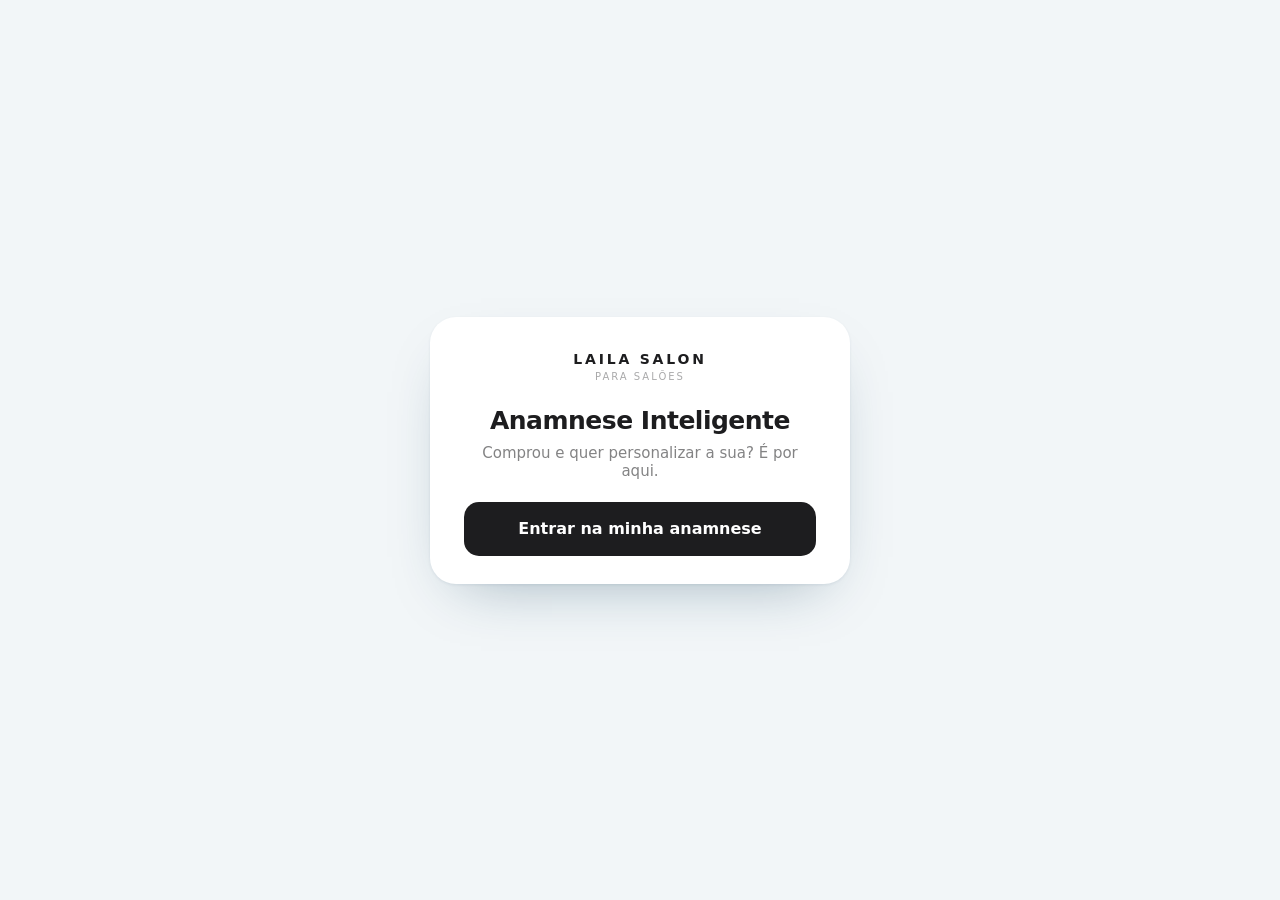
<file: index.html>
<!doctype html><html lang="pt-BR"><head><meta charset="utf-8">
<meta name="viewport" content="width=device-width,initial-scale=1">
<title>Laila Salon</title>
<style>
*{margin:0;padding:0;box-sizing:border-box}
body{min-height:100vh;display:grid;place-items:center;background:#F2F6F8;color:#1D1D1F;
  font-family:-apple-system,BlinkMacSystemFont,system-ui,'SF Pro Display','SF Pro Text',
  'Helvetica Neue',Helvetica,Arial,sans-serif;-webkit-font-smoothing:antialiased;padding:26px}
.c{background:#fff;border-radius:26px;padding:34px 34px 28px;max-width:420px;width:100%;
  text-align:center;box-shadow:0 1px 3px rgba(9,55,84,.08), 0 24px 60px -30px rgba(9,55,84,.4)}
.m{font-size:14px;font-weight:600;letter-spacing:2.8px;text-transform:uppercase}
.m small{display:block;font-size:10px;font-weight:400;letter-spacing:2px;
  color:rgba(29,29,31,.38);margin-top:4px}
h1{font-size:25px;font-weight:700;letter-spacing:-.5px;margin-top:24px}
p{font-size:15px;color:rgba(29,29,31,.55);margin-top:9px}
a{display:block;margin-top:22px;height:54px;line-height:54px;border-radius:15px;
  background:#1D1D1F;color:#fff;text-decoration:none;font-size:16px;font-weight:600}
</style></head><body>
<div class="c">
  <div class="m">LAILA SALON<small>para salões</small></div>
  <h1>Anamnese Inteligente</h1>
  <p>Comprou e quer personalizar a sua? É por aqui.</p>
  <a href="/anamnese/">Entrar na minha anamnese</a>
</div>
</body></html>
</file>
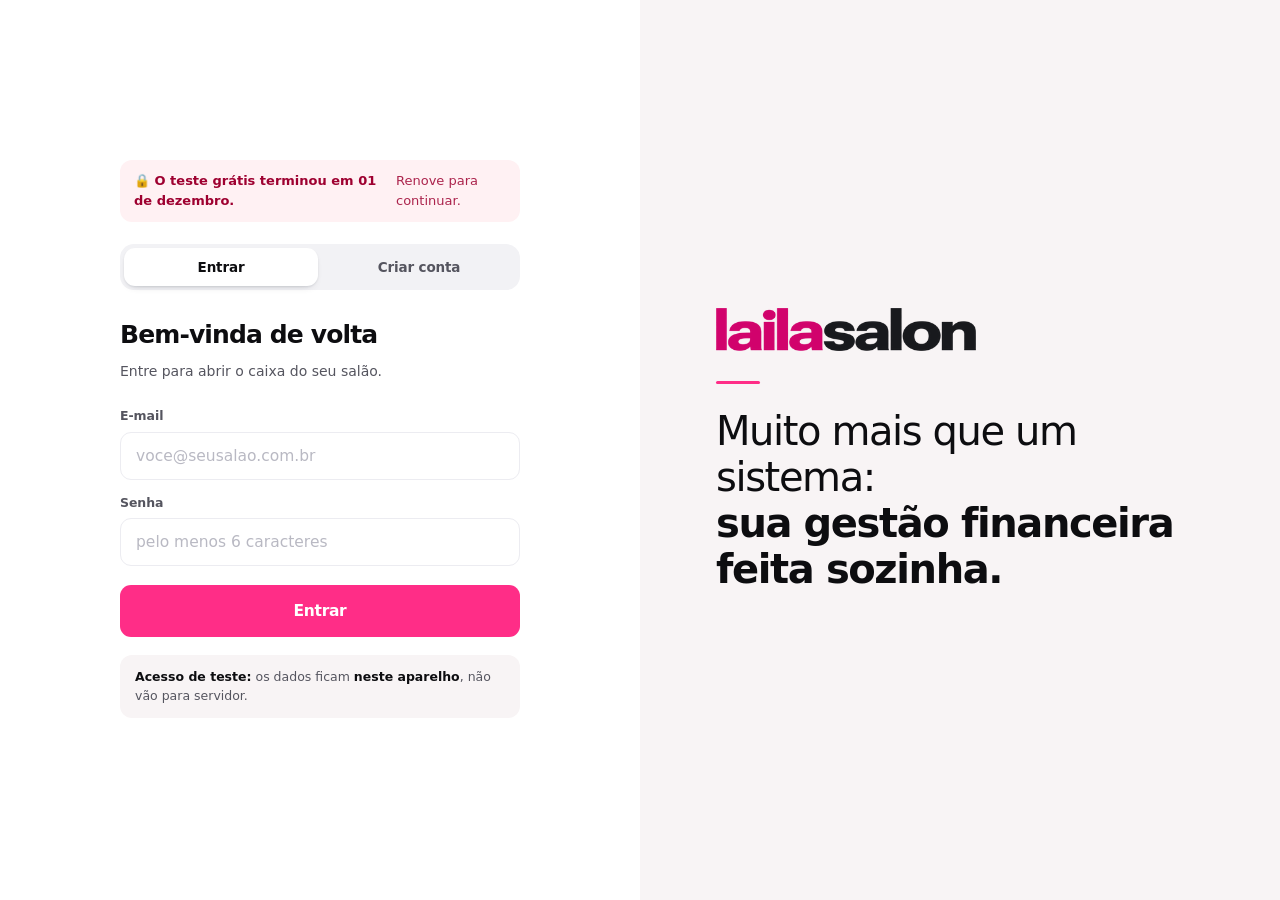
<file: sistema/index.html>
<!DOCTYPE html>
<html lang="pt-BR">
<head>
<meta name="robots" content="noindex,nofollow">
<meta charset="UTF-8">
<meta name="viewport" content="width=device-width, initial-scale=1.0">
<title>Laila Salon</title>
<meta name="theme-color" content="#FFFFFF">
<style>
/* ══════════════════════════════════════════════════════════════════════════
   LAILA SALON — a casca do sistema à venda, com a lateral C aprovada.

   ⚠️ É CÓPIA, NUNCA O ORIGINAL. O PDV e o interno que o salão dela usa todo
      dia continuam onde estão, intocados.

   ⚠️ CADA ABA RODA NUM IFRAME, e isso é decisão. O PDV tem 11.627 linhas e o
      interno outros tantos; os dois declaram globais de mesmo nome (`DBURL`,
      `brl`, `_hoje`) e os DOIS têm um `salao.js`. Fundir num documento só
      seria colisão garantida.

   🔴 ERRO MEU: eu chamei DUAS coisas de "C" na aprovação — uma com faixa
      escura e outra com a lateral toda branca. Ela aprovou "o C" e eu subi a
      errada. *"não foi essa logo de fundo preto que aprovei"*.
      Agora a lateral é branca de ponta a ponta.
   ⚠️ O "salon" vai em grafite, e não em branco, porque branco sobre branco dá
      contraste de 1,00:1 — a palavra simplesmente não aparece na tela.
   ══════════════════════════════════════════════════════════════════════════ */
*{margin:0;padding:0;box-sizing:border-box;-webkit-tap-highlight-color:transparent}
:root{
  --rosa:#D1016B; --grafite:#17181C;
  --tinta:#17181C; --tinta2:#6B7280; --tinta3:#9DA4AE;
  --linha:#ECEEF1; --hover:#F5F6F8; --bg:#F4F6F8;
}
html,body{height:100%}
body{font-family:-apple-system,BlinkMacSystemFont,"Helvetica Neue",Helvetica,Arial,sans-serif;
  background:var(--bg);color:var(--tinta);-webkit-font-smoothing:antialiased;
  display:flex;overflow:hidden}

/* ── a lateral ─────────────────────────────────────────────────────────── */
#lado{width:276px;flex:none;background:#fff;height:100vh;display:flex;
  flex-direction:column;border-right:1px solid var(--linha);z-index:35}
.marca{height:88px;padding:0 22px;background:#fff;border-bottom:1px solid var(--linha);
  display:flex;align-items:center;flex:none}
.marca img{height:25px;width:auto;display:block}

#busca{flex:none;padding:14px 16px 10px}
#busca .cx{display:flex;align-items:center;gap:9px;background:var(--hover);
  border:1px solid transparent;border-radius:11px;padding:9px 12px;transition:.15s}
#busca .cx:focus-within{background:#fff;border-color:#F4C2DB;
  box-shadow:0 0 0 3px rgba(209,1,107,.09)}
#busca svg{color:var(--tinta3);flex:none}
#busca input{flex:1;min-width:0;border:0;background:none;outline:none;font-family:inherit;
  font-size:13.5px;color:var(--tinta)}
#busca input::placeholder{color:var(--tinta3)}

#menu{flex:1;overflow-y:auto;padding:0 12px 20px}
/* ⚠️ sticky com fundo OPACO e margem negativa do padding do pai: sem o fundo,
   os itens passam por baixo e o cabeçalho vira um borrão */
.cab{position:sticky;top:0;z-index:2;background:#fff;margin:0 -12px;padding:12px 24px 7px;
  font-size:10.5px;font-weight:800;letter-spacing:.11em;text-transform:uppercase;
  color:var(--tinta3)}
.item{width:100%;display:flex;align-items:center;gap:11px;padding:10px 12px;border:0;
  border-radius:10px;background:none;color:var(--tinta2);font-family:inherit;font-size:13.5px;
  font-weight:500;cursor:pointer;text-align:left;letter-spacing:-.01em}
.item:hover{background:var(--hover);color:var(--tinta)}
.item.on{background:#FDE9F2;color:var(--rosa);font-weight:600}
.item svg{flex:none;opacity:.9}
.item[disabled]{opacity:.55;cursor:default}
.item[disabled]:hover{background:none;color:var(--tinta2)}
.breve{font-size:9.5px;font-weight:700;letter-spacing:.06em;text-transform:uppercase;
  color:#9A6B00;background:#FFF6E0;border:1px solid #F2DFA8;border-radius:5px;
  padding:1px 5px;margin-left:auto;flex:none}
.vazio{padding:26px 14px;text-align:center;font-size:12.5px;color:var(--tinta3)}

#pe{flex:none;padding:13px 20px 16px;border-top:1px solid var(--linha);
  font-size:11.5px;color:var(--tinta3);line-height:1.45}
#pe b{display:block;color:var(--tinta);font-size:12.5px;font-weight:600;margin-bottom:1px}

/* ── o palco ───────────────────────────────────────────────────────────── */
#palco{flex:1;min-width:0;height:100vh;position:relative;background:var(--bg)}
#palco iframe{position:absolute;inset:0;width:100%;height:100%;border:0;display:none}
#palco iframe.on{display:block}
#carregando{position:absolute;inset:0;display:flex;align-items:center;justify-content:center;
  color:var(--tinta3);font-size:14px}

/* ── no tablet em pé a lateral vira gaveta ────────────────────────────── */
#abrir{display:none;position:fixed;left:14px;top:14px;z-index:40;width:44px;height:44px;
  border-radius:13px;border:0;background:var(--grafite);color:#fff;cursor:pointer;
  align-items:center;justify-content:center;box-shadow:0 8px 20px -8px rgba(15,30,40,.6)}
#veu{display:none;position:fixed;inset:0;background:rgba(15,30,40,.4);z-index:30}
@media (max-width:1024px){
  #lado{position:fixed;left:0;top:0;transform:translateX(-100%);
    transition:transform .26s cubic-bezier(.22,1,.36,1)}
  body.menu #lado{transform:none}
  body.menu #veu{display:block}
  #abrir{display:flex}
}
</style>
<style>
/* ══ A LATERAL RECOLHIDA ═══════════════════════════════════════════════
   Ela, 12/11: *«a barra lateral só abre se clicar nos três pontos, fora
   isso o sistema fica maior e ocupa toda a tela»*. A lateral deixa de
   empurrar o conteúdo: ela sai da largura (width:0) e volta FLUTUANDO
   por cima quando aberta — assim o sistema ganha os 276px inteiros, não
   só «quase». */
#lado{transition:width .18s ease}
body.lsRecolhe #lado{width:0;overflow:hidden;border:0}
body.lsRecolhe #palco{padding-left:58px}
body.lsRecolhe.lsAberta #lado{position:fixed;left:0;top:0;z-index:60;width:276px;
  overflow:visible;box-shadow:0 0 0 1px #E9E9EE, 0 24px 60px -24px rgba(9,55,84,.34)}
#lsPontos{position:fixed;left:14px;top:14px;z-index:70;width:40px;height:40px;
  border-radius:12px;border:1px solid #E9E9EE;background:#fff;cursor:pointer;
  display:none;align-items:center;justify-content:center;gap:4px;padding:0}
body.lsRecolhe #lsPontos{display:flex}
body.lsRecolhe.lsAberta #lsPontos{left:290px}
/* ⭐ Ela, 12/11: *«troque esses três pontos da tela por uma barra de 3
   premium nativa»*. Três pontos é o menu «mais opções» do iOS; três
   barras é o menu de navegação — que é o que este botão faz. As barras
   têm o traço do sistema (1,8px, ponta arredondada) e a de baixo é mais
   curta: é o detalhe que separa o ícone nativo do ícone genérico. */
/* ⚠️ A primeira versão saiu TORTA e o print mostrou: eu pus
   `align-self:flex-start` na barra de baixo dentro de um flex que estava
   centralizado — ela escapou da caixa pela esquerda. Três barras iguais,
   alinhadas por um container de largura fixa. Sem gracinha. */
#lsPontos{flex-direction:column;align-items:center;justify-content:center;gap:4px!important}
#lsPontos i{width:16px;height:1.7px;border-radius:2px;background:#0D0D10;display:block}
/* ══ A TELA TRAVADA ════════════════════════════════════════════════════
   ⚠️ Não é «desabilitado e pronto»: botão apagado sem explicação parece
   defeito. O cadeado diz que está fechado DE PROPÓSITO, e o `title`
   diz até quando. O item não some da lista porque ela precisa ver que
   a tela existe — só ainda não passou pelo rebranding. */
.item.travada{opacity:1;color:#A9A9B4;cursor:not-allowed}
.item.travada svg:not(.cad){opacity:.5}
.item.travada .cad{margin-left:auto;color:#C2C2CC;flex:none}
.item.travada:hover{background:transparent}

#lsVeu{position:fixed;inset:0;z-index:55;background:rgba(13,13,16,.18);display:none}

/* ══ A MARCA FIXA, EM TODA TELA ═════════════════════════════════════════
   Ela, 12/11: *«todas as telas têm que ter aquela logo do laila salon
   fixa»*. Cada tela é um iframe — colar a logo dentro de cada uma seria
   repetir o trabalho 20 vezes e esquecer na 21ª. A barra mora na CASCA,
   por fora dos iframes: toda tela que abrir nasce com a marca em cima.

   ⚠️ A barra come 46px de altura, e ela acabou de pedir o sistema MAIOR.
   Compensa: os três pontos saíram da lateral esquerda e vieram para a
   barra, então o `#palco` devolve os 58px de recuo — o sistema fica mais
   largo do que estava, e perde só a faixa da marca. */
/* ⚠️ Ela, 12/11: *«não deixa essa barra separando a tela do topo não,
   faz ele ser topo infinito»*. A barra era branca e a tela abaixo dela
   também é branca — o que separava as duas era UM fio de 1px. Tirado o
   fio, o branco corre do topo até o conteúdo sem costura, e a barra
   deixa de parecer uma peça colada em cima da tela. */
#lsTopo{position:fixed;top:0;left:0;right:0;height:46px;z-index:66;background:#fff;
  border-bottom:0;display:none;align-items:center;gap:14px;padding:0 16px}
body.lsRecolhe #lsTopo{display:flex}
#lsTopo .lsLogoTopo{height:19px;width:auto;display:block}
/* o setor fica colado na marca, separado por um fio — é a mesma
   hierarquia que a tela tinha por dentro, agora só no topo */
#lsSetor{display:flex;align-items:center;gap:11px;font-size:13.5px;font-weight:600;
  color:#1D1D22;letter-spacing:-.015em}
#lsSetor::before{content:'';width:1px;height:17px;background:#E2E2E8;display:block}
/* ⭐ OPÇÃO A, aprovada: o botão mora na casca, então aparece em toda tela */
#lsCadastrar{margin-left:auto;height:34px;padding:0 16px;border:0;border-radius:11px;
  background:#FF2D87;color:#fff;cursor:pointer;font-family:inherit;
  font:600 13.5px -apple-system,BlinkMacSystemFont,sans-serif;letter-spacing:-.01em}
#lsCadastrar:hover{background:#F01A77}
/* ══ AS AÇÕES DO CAIXA, na pílula escura da referência ════════════════
   «Caixa em dinheiro» e «Estorno» viviam flutuando por cima da tela, um
   verde e um laranja — duas cores que não existem em mais nenhum canto
   da marca. Agrupadas aqui, viram a mesma peça da referência (pílula
   #0A080B, item em branco) sem cobrir uma linha sequer do painel. */
/* ⚠️ Ela, 12/11: *«seguir o padrão do botão cadastrar novo procedimento
   pra todos os botões da tela, e cores sempre vivas»*. Estes dois eram
   transparentes dentro de uma pílula escura — dois botões «vazios» num
   grupo. Agora seguem a régua medida do `#lsCadastrar` (raio 11px, 34px
   de altura, 600/13,5px) em TINTA sólida: mesma forma da ação principal,
   cor diferente porque o papel é outro.
   ⚠️ E isto mora AQUI, na casca: o `ls-premium.css` carrega dentro do
   iframe do caixa e nunca alcançaria a barra — foi o que fez a primeira
   tentativa não pegar. */
#lsAcoes{display:flex;align-items:center;gap:8px;margin-left:auto;padding:0;background:none}
#lsAcoes button{height:34px;padding:0 16px;border:0;border-radius:11px;background:#0D0D10;
  color:#fff;cursor:pointer;font-family:inherit;font-size:13.5px;font-weight:600;
  letter-spacing:-.01em;white-space:nowrap;transition:background .14s ease}
#lsAcoes button:hover{background:#000}
#lsAcoes .fio{display:none}
#lsCadastrar{margin-left:12px}
#lsTopo .lsTela{margin-left:-3px;font-size:13.5px;color:#8A8A94;letter-spacing:-.015em}
/* o ponto só existe quando há nome de sub-tela depois dele —
   senão a barra mostrava «Financeiro ·» com o ponto no vazio */
#lsTopo .lsTela:not(:empty)::before{content:'· ';color:#C9C9D2}

/* ══ A BARRA NO CELULAR ════════════════════════════════════════════════
   ⚠️ Em 390px os três botões não cabem de jeito nenhum: só «Caixa em
   dinheiro» + «Estorno» + «+ Cadastrar procedimento» passam de 420px de
   texto. A regra da referência é clara — no telefone, o que é
   secundário vira ícone ou sai. Aqui as duas ações do caixa saem da
   barra (continuam no menu, pelo mesmo caminho) e fica a ação
   principal, encolhida para o «+». */
@media (max-width:760px){
  /* ⚠️ O `#abrir` é o botão de menu ANTIGO, que a casca mostrava abaixo
     de 1024px. Com a barra nova ele virou um retângulo escuro solto
     logo abaixo dela — dois hambúrgueres na mesma tela, um deles
     meio escondido. Quem abre o menu agora é o da barra. */
  #abrir{display:none!important}
  /* ⚠️⚠️ BUG REAL, achado medindo: no celular a lateral vinha da regra
     antiga da casca com `transform:translateX(-100%)`, e só a classe
     `body.menu` a trazia de volta. A minha classe é `lsAberta` — então
     ela ganhava `visibility:visible` e ficava em **x = −300**, fora da
     tela. Quem clicasse nos três pontos no telefone via NADA acontecer.
     O véu também precisa aparecer, senão não há como fechar. */
  body.lsRecolhe.lsAberta #lado{transform:none!important;z-index:60}
  body.lsRecolhe.lsAberta #lsVeu{display:block;z-index:55}
  #lsTopo{height:52px;padding:0 12px;gap:10px}
  #lsAcoes{display:none}
  #lsSetor{font-size:12.5px}
  #lsSetor::before{height:14px}
  #lsTopo .lsLogoTopo{height:17px}
  #lsCadastrar{margin-left:auto;width:38px;height:38px;padding:0;border-radius:12px;
    font-size:0;display:flex;align-items:center;justify-content:center}
  #lsCadastrar::after{content:'+';font-size:22px;font-weight:400;line-height:1}
  body.lsRecolhe #palco{padding-top:52px}
  body.lsRecolhe #palco iframe{top:52px;height:calc(100% - 52px)}
  body.lsRecolhe #lado{top:52px}
  body.lsRecolhe.lsAberta #lado{top:52px;height:calc(100% - 52px);width:min(86vw,300px)}
}
/* ⚠️ `padding-top` no #palco NÃO empurra as telas: os iframes são
   `position:absolute; inset:0`, e um absoluto se ancora no PADDING BOX
   do pai — ou seja, ele começa debaixo do padding, não depois dele.
   O resultado era a barra da marca tapando os 46px de cima de TODA
   tela do sistema. Quem desloca um absoluto é `top`, não padding.
   (Achado por um clique que não chegou no botão: o Playwright disse
   «#lsTopo intercepts pointer events».) */
body.lsRecolhe #palco{padding-left:0}
/* ⚠️ E `top:46px` sozinho não bastava: o `#palco iframe` declara
   `height:100%` explícito, que vence o `bottom:0` do inset. O iframe
   descia 46px e continuava com 100% de altura — vazava 46px para fora da
   janela e comia o rodapé de toda tela (foi o botão «Cadastrar
   procedimento» saindo pela borda de baixo que mostrou isso). */
body.lsRecolhe #palco iframe{top:46px;height:calc(100% - 46px)}
body.lsRecolhe #lsPontos{position:static;width:34px;height:34px;border-radius:10px}
body.lsRecolhe.lsAberta #lsPontos{left:auto}
body.lsRecolhe #lado{top:46px}
body.lsRecolhe.lsAberta #lado{top:46px;height:calc(100% - 46px)}
body.lsRecolhe.lsAberta #lsVeu{display:block}
</style></head>
<body>

<button id="abrir" onclick="document.body.classList.toggle('menu')" aria-label="Menu">
  <svg width="22" height="22" viewBox="0 0 24 24" fill="none" stroke="currentColor"
    stroke-width="2" stroke-linecap="round"><path d="M3 6h18M3 12h18M3 18h18"/></svg>
</button>
<div id="veu" onclick="document.body.classList.remove('menu')"></div>

<nav id="lado">
  <!-- ⚠️ Ela, 12/11: *«na barra de menu aparece uma sequência de duas
       logos, nada bonito»*. E aparecia mesmo: a lateral tinha a logo e,
       a 16px dela, a barra fixa tinha a mesma logo de novo — a mesma
       marca duas vezes na mesma faixa horizontal. A barra fixa é quem
       fica; aqui sobra o espaço, que o menu usa para respirar. -->

  <!-- ⚠️ A logo saía daqui (a barra fixa já tem a dela) e a faixa de
       88px ficou vazia — um buraco branco no alto do menu, que é pior
       que a repetição que eu tinha ido consertar. A faixa saiu junto; a
       busca encosta no topo, com o respiro que já tinha. -->
  <div id="busca" style="padding-top:18px"><label class="cx">
    <svg viewBox="0 0 24 24" width="16" height="16" fill="none" stroke="currentColor"
      stroke-width="2" stroke-linecap="round"><circle cx="11" cy="11" r="7"/><path d="M21 21l-4.3-4.3"/></svg>
    <input id="q" type="search" placeholder="Buscar tela…" oninput="pintar(this.value)">
  </label></div>
  <div id="menu"></div>
  <div id="pe"><b id="pe-salao">Salão demonstração</b>os dados deste sistema ficam separados</div>
</nav>

<div id="lsTopo">
  <button id="lsPontos" title="abrir o menu"><i></i><i></i><i></i></button>
    <img class="lsLogoTopo" src="marca-clara.png" alt="laila salon">
  <span id="lsSetor"></span>
  <span class="lsTela" id="lsTela"></span>
  <span id="lsAcoes" hidden>
    <button onclick="noCaixa('abrirCaixaDinheiro')">Caixa em dinheiro</button>
    <span class="fio"></span>
    <button onclick="noCaixa('estornoAbrir')">Estorno</button>
  </span>
  <button id="lsCadastrar" onclick="cadastrarProcedimento()">+ Cadastrar procedimento</button>
</div>

<main id="palco"><div id="carregando">abrindo…</div></main>

<script src="ls-conta.js"></script>
<script>
/* ⚠️ A PORTA, antes de qualquer tela montar. Se não há conta ou o prazo
   acabou, a pessoa vai para `entrar.html` — e o `replace` é de propósito:
   com `href` o botão «voltar» traria ela de volta para dentro. */
if (!window.LS_CONTA || !LS_CONTA.exigirEntrada()) {
  document.documentElement.style.visibility = 'hidden';
}
</script>
<script src="ls-trava.js"></script>
<script>
/* ⭐ PDV E PAINEL DA EQUIPE VIRARAM UM ITEM SÓ (ela, 08/11): *"pdv e painel da
   equipe é a mesma coisa, transforme em pdv"*. É o mesmo aplicativo — o PDV
   abre no painel do dia. Dois nomes para a mesma tela faziam a lateral
   prometer duas coisas e entregar uma. */
const SETORES = [
  {r:'Atendimento', itens:[
    {k:'pdv',      r:'PDV',          u:'pdv/index.html?aba=fluxo2',
     i:'<rect x="2.5" y="11" width="19" height="9" rx="2.2"/><rect x="7" y="4" width="10" height="5.5" rx="1.6"/><path d="M6 14.5h2M11 14.5h2M16 14.5h2"/>'},
    {k:'agenda',   r:'Agenda',       u:'interno/gestor.html#agenda',
     i:'<rect x="3" y="4" width="18" height="18" rx="2"/><path d="M16 2v4M8 2v4M3 10h18"/>'},
    {k:'clientes', r:'Clientes',     u:'pdv/index.html?aba=clientes',
     i:'<path d="M16 20v-1.6a3.4 3.4 0 0 0-3.4-3.4H6.4A3.4 3.4 0 0 0 3 18.4V20"/><circle cx="9.5" cy="7.5" r="3.4"/><path d="M21 20v-1.6a3.4 3.4 0 0 0-2.6-3.3"/>'}
  ]},
  /* ⚠️ Ela, 12/11: *«remove do sistema as abas Metas, Fechamento,
     Auditoria e Retoques»*. As quatro saíram daqui — e, com elas, o
     Financeiro ficou com o que já está de pé: o Caixa do dia, os
     Serviços que nasceram dentro dele, e a Conciliação. */
  {r:'Financeiro', itens:[
    /* ⚠️ Ela, 13/11: *«criar uma versão responsiva é pegar o kit de
       marca da versão desktop, as funções, e REALOCAR tudo»*. O celular
       abre uma TELA PRÓPRIA — não o desktop espremido. As duas leem a
       mesma fonte de dados (`ls-demo-dados.js`), que é o que impede
       elas de mostrarem saldos diferentes. */
    {k:'caixa',    r:'Caixa do dia',
     u: matchMedia('(max-width:760px)').matches ? 'interno/caixa-mobile.html' : 'interno/caixa.html',
     i:'<path d="M12 1v22"/><path d="M17 5H9.5a3.5 3.5 0 0 0 0 7h5a3.5 3.5 0 0 1 0 7H6"/>'},
    {k:'servicos', r:'Serviços',     u:'interno/servicos.html',
     i:'<path d="M6.5 3.5l11 11"/><path d="M17.5 3.5l-11 11"/><circle cx="5" cy="18" r="2.4"/><circle cx="19" cy="18" r="2.4"/>'},
    {k:'concilia', r:'Conciliação',  u:'interno/conciliacao.html',
     i:'<path d="M9 11l3 3 8-8"/><path d="M21 12v7a2 2 0 0 1-2 2H5a2 2 0 0 1-2-2V5a2 2 0 0 1 2-2h11"/>'}
  ]},
  {r:'Gestão', itens:[
    {k:'equipe',   r:'Equipe',       u:'interno/gestor.html#equipe',
     i:'<path d="M17 21v-2a4 4 0 0 0-4-4H5a4 4 0 0 0-4 4v2"/><circle cx="9" cy="7" r="4"/><path d="M23 21v-2a4 4 0 0 0-3-3.87"/>'},
    {k:'estoque',  r:'Estoque',      u:'interno/gestor.html#estoque',
     i:'<path d="M21 16V8a2 2 0 0 0-1-1.73l-7-4a2 2 0 0 0-2 0l-7 4A2 2 0 0 0 3 8v8a2 2 0 0 0 1 1.73l7 4a2 2 0 0 0 2 0l7-4A2 2 0 0 0 21 16z"/><path d="M3.27 6.96L12 12.01l8.73-5.05"/>'},
    {k:'satisf',   r:'Satisfação',   u:'interno/gestor.html#satisfacao',
     i:'<path d="M12 2l3.09 6.26L22 9.27l-5 4.87 1.18 6.88L12 17.77l-6.18 3.25L7 14.14l-5-4.87 6.91-1.01z"/>'},
    {k:'chamados', r:'Chamados',     u:'interno/gestor.html#chamados',
     i:'<path d="M18 8A6 6 0 0 0 6 8c0 7-3 9-3 9h18s-3-2-3-9"/><path d="M13.7 21a2 2 0 0 1-3.4 0"/>'},
    {k:'juridico', r:'Jurídico',     u:'interno/gestor.html#juridico',
     i:'<path d="M12 3v18"/><path d="M8 21h8M5 7h14"/><path d="M5 7l-3 6h6zM19 7l-3 6h6z"/>'}
  ]},
  /* ⚠️ MARKETING AINDA NÃO TEM TELA. Entram desabilitados e marcados: menu
     que promete tela inexistente é descoberto pelo cliente que comprou. */
  {r:'Marketing', itens:[
    {k:'campanhas',r:'Campanhas',    novo:true, i:'<path d="M3 11l18-8v18l-18-8z"/><path d="M11.6 16.8a3 3 0 1 1-5.8-1.6"/>'},
    {k:'funis',    r:'Funis',        novo:true, i:'<path d="M3 4h18l-7 8v7l-4 2v-9z"/>'},
    {k:'conteudo', r:'Conteúdo',     novo:true, i:'<rect x="3" y="4" width="18" height="18" rx="2"/><path d="M3 10h18M8 2v4M16 2v4"/>'},
    {k:'indica',   r:'Indicação',    novo:true, i:'<circle cx="8" cy="8" r="3.4"/><circle cx="17" cy="16" r="3.4"/><path d="M10.6 10.3l3.8 3.4"/>'}
  ]}
];
/* ⚠️⚠️ ESTE ARRAY FOI RECONSTRUÍDO À MÃO depois de um estrago meu: usei
   um regex com `.*?` em DOTALL para tirar quatro itens, e ele atravessou
   as linhas, colapsou os TRÊS setores num só e levou junto o «Caixa do
   dia» e a «Equipe». O teste pegou («só Caixa do dia e Serviços abrem →
   servicos»), mas o certo era não ter usado regex em estrutura aninhada:
   lista de itens se edita item a item, não por padrão de texto. */

const LIBERADAS = ['caixa', 'servicos'];
const TODOS = SETORES.flatMap(s => s.itens);
const svg = d => `<svg viewBox="0 0 24 24" width="18" height="18" fill="none"
  stroke="currentColor" stroke-width="1.7" stroke-linecap="round" stroke-linejoin="round">${d}</svg>`;
/* o cadeado usa o mesmo traço dos ícones do menu: 1,7px, ponta redonda */
const CADEADO = `<svg class="cad" viewBox="0 0 24 24" width="14" height="14" fill="none"
  stroke="currentColor" stroke-width="1.8" stroke-linecap="round" stroke-linejoin="round">
  <rect x="4.5" y="10.5" width="15" height="10" rx="2.4"/>
  <path d="M8 10.5V7.8a4 4 0 0 1 8 0v2.7"/></svg>`;

const menu = document.getElementById('menu');
const palco = document.getElementById('palco');
const quadros = {};
let ativo = null;

/* ⚠️ a busca ignora acento: quem digita "satisfacao" tem que achar
   "Satisfação", senão a busca só serve pra quem já sabe escrever certo */
const sa = t => t.normalize('NFD').replace(/[̀-ͯ]/g,'').toLowerCase();

function pintar(termo){
  const t = sa(termo || '');
  let achou = 0;
  menu.innerHTML = SETORES.map(s => {
    const itens = s.itens.filter(it => !t || sa(it.r).includes(t));
    if(!itens.length) return '';
    achou += itens.length;
    return `<div class="cab">${s.r}</div>` + itens.map(it => {
      const travada = !it.novo && !LIBERADAS.includes(it.k);
      return `<button class="item${it.k===ativo?' on':''}${travada?' travada':''}"
        data-k="${it.k}" ${(it.novo||travada)?'disabled':`onclick="ir('${it.k}')"`}
        ${travada?'title="em rebranding — abre quando a tela estiver pronta"':''}>
        ${svg(it.i)}<span>${it.r}</span>
        ${it.novo?'<em class="breve">em breve</em>':''}
        ${travada?CADEADO:''}</button>`;
    }).join('');
  }).join('');
  if(!achou) menu.innerHTML = `<div class="vazio">Nenhuma tela com “${termo}”.</div>`;
}

/* ⚠️ O IFRAME NASCE NO PRIMEIRO CLIQUE E NUNCA MAIS MORRE. Recriar a cada
   troca faria o PDV reler o banco inteiro toda vez que ela saísse e voltasse —
   e perderia a comanda aberta na tela. Trocar de aba aqui é só esconder. */
function ir(k){
  const it = TODOS.find(x => x.k === k);
  if(!it || !it.u) return;
  if(!quadros[k]){
    const f = document.createElement('iframe');
    f.src = it.u; f.title = it.r; quadros[k] = f; palco.appendChild(f);
  }
  Object.values(quadros).forEach(f => f.classList.remove('on'));
  quadros[k].classList.add('on');
  ativo = k;
  document.querySelectorAll('.item').forEach(b => b.classList.toggle('on', b.dataset.k === k));
  const c = document.getElementById('carregando'); if(c) c.remove();
  document.body.classList.remove('menu');
  if(location.hash.slice(1) !== k) history.replaceState(null, '', '#' + k);
  document.title = it.r + ' · Laila Salon';
  /* ⚠️ Ela, 12/11: *«remove · Caixa do dia da escrita no topo»*. O nome
     da ABA saiu — a lateral já diz onde ela está e o painel tem o
     próprio cabeçalho. O `#lsTela` continua existindo para as SUB-telas
     (o «Cadastro de procedimento», que não é aba nenhuma e precisa se
     anunciar); por isso ele é esvaziado aqui, não removido. */
  const nome = document.getElementById('lsTela'); if(nome) nome.textContent = '';
  /* o setor sai da própria lista de SETORES: nunca escrevo o nome à mão */
  const setor = SETORES.find(s => s.itens.some(x => x.k === k));
  const alvo = document.getElementById('lsSetor');
  if (alvo) alvo.textContent = setor ? setor.r : '';
  /* as duas ações são do caixa: em outra aba elas não fazem sentido */
  const ac = document.getElementById('lsAcoes');
  if (ac) ac.hidden = (k !== 'caixa');
}

/* ⭐ O botão da barra abre Serviços e, de lá, o cadastro — assim existe
   UM caminho só para a calculadora, e não dois que podem divergir. */
/* chama a função que mora dentro da tela do caixa — mesma origem, então
   o acesso é direto; o `try` cobre a tela ainda carregando */
/* as telas filhas pedem navegação por mensagem — quem navega é a casca */
addEventListener('message', e => {
  const d = e.data || {};
  if (d.ls !== 'ir' || !d.k) return;
  ir(d.k);
  if (d.abrir) setTimeout(() => cadastrarProcedimento(), 300);
});

function noCaixa(fn){
  try { const w = quadros['caixa']?.contentWindow;
    if (w && typeof w[fn] === 'function') w[fn](); } catch(e){}
}

function cadastrarProcedimento(){
  const jaEm = ativo === 'servicos';
  ir('servicos');
  const tenta = (n) => {
    const f = quadros['servicos'];
    const w = f && f.contentWindow;
    if (w && typeof w.abrirCadastro === 'function') { w.abrirCadastro(); return; }
    if (n < 40) setTimeout(() => tenta(n+1), 120);   /* a tela ainda está carregando */
  };
  setTimeout(() => tenta(0), jaEm ? 0 : 160);
}

document.getElementById('pe-salao').textContent =
  window.LS_SALAO === 'demo' ? 'Salão demonstração' : 'Salão ' + window.LS_SALAO;

pintar('');
ir(TODOS.find(x => x.k === location.hash.slice(1) && x.u) ? location.hash.slice(1) : 'caixa');
addEventListener('hashchange', () => {
  const k = location.hash.slice(1);
  if(TODOS.find(x => x.k === k && x.u)) ir(k);
});
</script>
<div id="lsVeu"></div>
<script>
/* ⚠️ RECOLHIDA POR PADRÃO, e o estado fica guardado: se ela abrir e
   recarregar, continua como ela deixou. */
(function(){
  const b=document.body; b.classList.add('lsRecolhe');
  try{ if(localStorage.getItem('ls_menu')==='aberto') b.classList.add('lsAberta'); }catch(e){}
  const liga=()=>{ b.classList.toggle('lsAberta');
    try{ localStorage.setItem('ls_menu', b.classList.contains('lsAberta')?'aberto':'fechado'); }catch(e){} };
  document.getElementById('lsPontos').onclick=liga;
  document.getElementById('lsVeu').onclick=liga;
  /* escolher uma tela fecha o menu — senão ele fica por cima do que ela abriu */
  document.getElementById('menu').addEventListener('click',e=>{
    if(e.target.closest('button,a')) b.classList.remove('lsAberta');
  });
})();
</script></body>
</html>
</file>
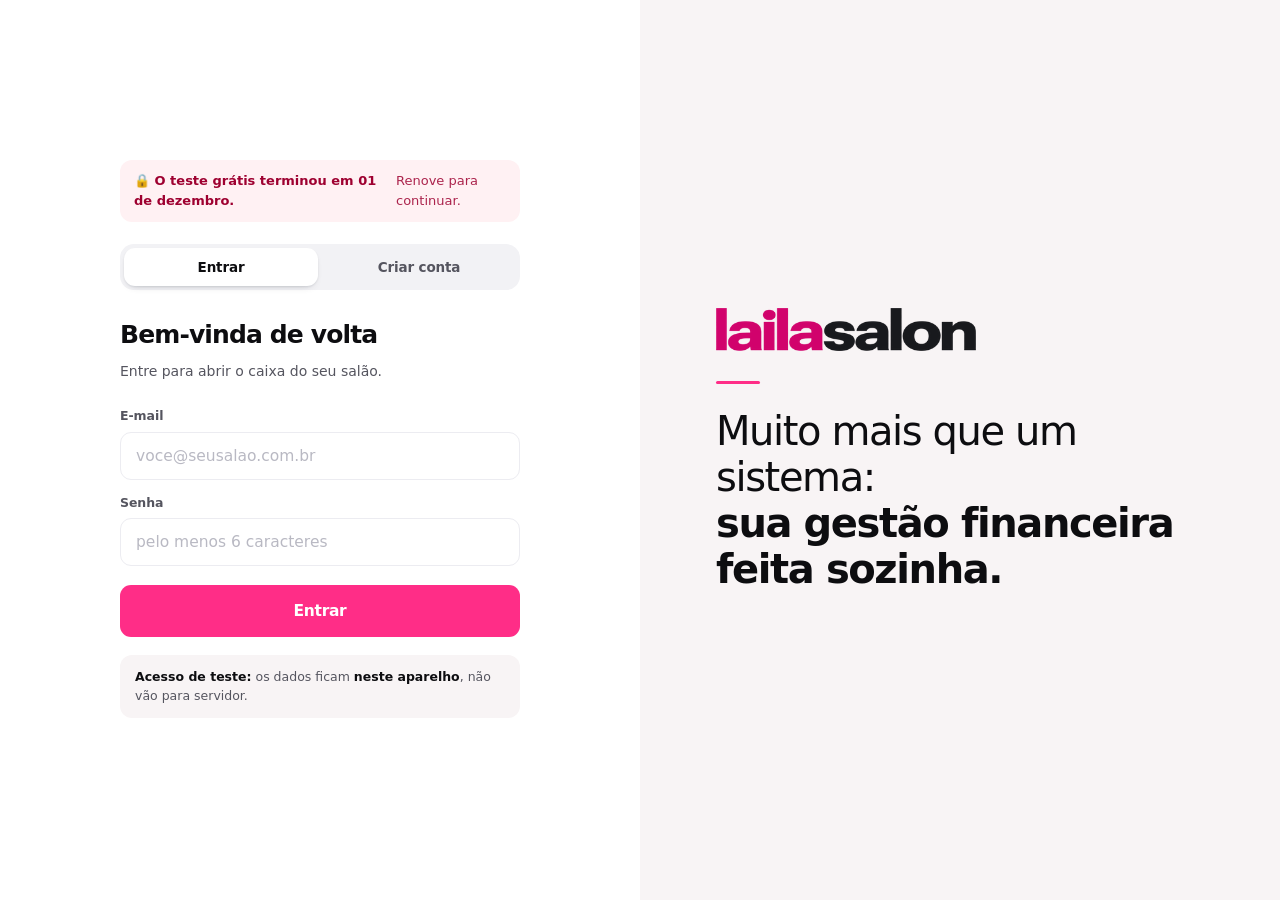
<file: sistema/entrar.html>
<!DOCTYPE html>
<html lang="pt-BR">
<head>
<meta name="robots" content="noindex,nofollow">
<meta charset="UTF-8">
<meta name="viewport" content="width=device-width,initial-scale=1,viewport-fit=cover">
<title>laila salon · entrar</title>
<meta name="theme-color" content="#FFFFFF">
<link rel="icon" href="marca-clara.png">
<style>
/* ══════════════════════════════════════════════════════════════════════
   A PORTA DE ENTRADA

   Mesma régua do sistema, medida no «+ Cadastrar procedimento»:
     #FF2D87 · raio 11px · 34px (48 aqui, que é alvo de dedo) · 600/13,5

   ⚠️ A tela é de DUAS colunas no desktop e UMA no celular, como a
   referência — e no celular ela nasce pelo formulário, não pela marca:
   quem abre o link já sabe de quem é o sistema, o que ela precisa é do
   campo. A coluna da marca vira rodapé.
   ══════════════════════════════════════════════════════════════════════ */
:root{
  --acao:#FF2D87; --tinta:#0D0D10; --t2:#55555F; --t3:#9A9AA2;
  --fio:#ECECF1; --bloco:#F8F4F5; --dinheiro:#0F9D4E;
  --sfd:-apple-system,'SF Pro Display',BlinkMacSystemFont,system-ui,sans-serif;
}
*{box-sizing:border-box;margin:0;padding:0;-webkit-tap-highlight-color:transparent}
html,body{height:100%}
body{background:#fff;color:var(--tinta);
  font:400 15px/1.55 -apple-system,BlinkMacSystemFont,'SF Pro Text',system-ui,sans-serif;
  -webkit-font-smoothing:antialiased;display:grid;grid-template-columns:1fr 1fr}

/* ── a coluna da marca ─────────────────────────────────────────────── */
.marca{background:var(--bloco);display:flex;flex-direction:column;justify-content:center;
  padding:clamp(32px,6vw,76px);gap:0}
.marca img{width:min(260px,70%);height:auto;display:block}
.marca .fio{width:44px;height:3px;border-radius:3px;background:var(--acao);margin:30px 0 24px}
.marca h1{font-family:var(--sfd);font-size:clamp(26px,3.2vw,40px);font-weight:300;
  letter-spacing:-.035em;line-height:1.15}
.marca h1 b{font-weight:750}
.marca p{margin-top:18px;color:var(--t2);font-size:14.5px;max-width:40ch}
.selos{display:flex;flex-wrap:wrap;gap:8px;margin-top:30px}
.selo{display:inline-flex;align-items:center;gap:8px;padding:7px 13px;border-radius:99px;
  background:#fff;border:1px solid var(--fio);font-size:12.6px;font-weight:600;color:var(--t2)}
.selo b{color:var(--tinta);font-weight:700}

/* ── a coluna do formulário ────────────────────────────────────────── */
.porta{display:flex;align-items:center;justify-content:center;padding:clamp(24px,5vw,56px)}
.cx{width:100%;max-width:400px}
.abas{display:grid;grid-template-columns:1fr 1fr;gap:4px;padding:4px;border-radius:14px;
  background:#F2F2F5;margin-bottom:26px}
.abas button{height:38px;border:0;border-radius:11px;background:transparent;cursor:pointer;
  font-family:inherit;font-size:13.5px;font-weight:600;color:var(--t2);letter-spacing:-.01em;
  transition:background .14s ease,color .14s ease}
.abas button.on{background:#fff;color:var(--tinta);
  box-shadow:0 1px 2px rgba(16,24,40,.08), 0 4px 10px -6px rgba(16,24,40,.3)}
h2{font-family:var(--sfd);font-size:25px;font-weight:750;letter-spacing:-.035em}
.sub{color:var(--t2);font-size:14px;margin-top:6px}
form{margin-top:24px;display:grid;gap:13px}
label{display:block}
/* ⚠️ `label{display:block}` VENCE o atributo `hidden`, que o navegador
   aplica como `display:none` na folha dele — e por isso o «Nome do
   salão» aparecia no modo Entrar. Regra de autor ganha da do agente:
   quem esconde precisa ser autor também. */
[hidden]{display:none!important}
label span{display:block;font-size:12.5px;font-weight:600;color:var(--t2);
  margin-bottom:6px;letter-spacing:-.005em}
input{width:100%;height:48px;padding:0 15px;border:1px solid var(--fio);border-radius:11px;
  background:#fff;font-family:inherit;font-size:15.5px;color:var(--tinta);outline:none;
  transition:border-color .14s ease}
input:focus{border-color:var(--tinta)}
input::placeholder{color:#B9B9C3}
.bt{height:52px;border:0;border-radius:11px;background:var(--acao);color:#fff;cursor:pointer;
  font-family:inherit;font-size:15.5px;font-weight:700;letter-spacing:-.02em;margin-top:6px;
  transition:background .14s ease}
.bt:hover{background:#F01A77}
.bt:disabled{background:#ECECF1;color:#9A9AA2;cursor:not-allowed}
/* ⚠️ o erro fica ACIMA do botão, no caminho do olho — embaixo ele some
   atrás do teclado no celular */
.erro{display:none;align-items:flex-start;gap:9px;padding:11px 13px;border-radius:11px;
  background:#FFF1F3;color:#9E0030;font-size:13.4px;font-weight:600;line-height:1.4}
.erro.on{display:flex}
.pe{margin-top:22px;font-size:12.6px;color:var(--t3);line-height:1.55}
.pe b{color:var(--t2)}

/* ⚠️ O AVISO DO QUE ISTO É. Não é letra miúda escondida: quem for testar
   precisa saber, ANTES de digitar, que o dado fica no aparelho. */
.aviso{margin-top:18px;padding:13px 15px;border-radius:12px;background:var(--bloco);
  font-size:12.5px;line-height:1.5;color:var(--t2)}
.aviso b{color:var(--tinta)}

.prazo{display:flex;align-items:center;gap:9px;padding:11px 14px;border-radius:12px;
  background:#F0FAF3;color:#0B5C2E;font-size:13px;font-weight:600;margin-bottom:22px}
.prazo.acabou{background:#FFF1F3;color:#9E0030}
.prazo em{font-style:normal;font-weight:400;opacity:.85}

@media (max-width:860px){
  body{grid-template-columns:1fr;display:flex;flex-direction:column}
  .porta{order:1;padding:28px 20px 10px;flex:1 1 auto;align-items:flex-start}
  .marca{order:2;padding:26px 20px calc(26px + env(safe-area-inset-bottom));
    text-align:left;gap:0}
  .marca img{width:150px}
  .marca .fio{display:none}
  .marca h1{font-size:19px;margin-top:14px}
  .marca p{font-size:13px;margin-top:9px}
  .selos{margin-top:16px}
  .cx{max-width:none}
}
</style>
</head>
<body>

<div class="porta">
  <div class="cx">
    <div class="prazo" id="prazo"></div>

    <div class="abas" role="tablist">
      <button id="abEntrar" class="on" role="tab">Entrar</button>
      <button id="abCriar" role="tab">Criar conta</button>
    </div>

    <h2 id="tt">Bem-vinda de volta</h2>
    <p class="sub" id="sub">Entre para abrir o caixa do seu salão.</p>

    <form id="form" novalidate>
      <label class="soCriar" hidden><span>Nome do salão</span>
        <input id="salao" autocomplete="organization" placeholder="Salão da Angelica"></label>
      <label><span>E-mail</span>
        <input id="email" type="email" autocomplete="email" inputmode="email"
          placeholder="voce@seusalao.com.br"></label>
      <label><span>Senha</span>
        <input id="senha" type="password" autocomplete="current-password"
          placeholder="pelo menos 6 caracteres"></label>
      <div class="erro" id="erro"></div>
      <button class="bt" id="bt" type="submit">Entrar</button>
    </form>

    <div class="aviso">
      <b>Acesso de teste:</b> os dados ficam <b>neste aparelho</b>, não vão para servidor.
    </div>

    <p class="pe" id="pe"></p>
  </div>
</div>

<div class="marca">
  <img src="marca-clara.png" alt="laila salon">
  <div class="fio"></div>
  <h1>Muito mais que um sistema:<br><b>sua gestão financeira<br>feita sozinha.</b></h1>
  <!-- ⚠️ Ela, 13/11: *«tirar esses textos chatos»*. Saiu o parágrafo que
       explicava a divisão item por item e saíram os dois selos. A frase
       já diz tudo; explicar a frase é desconfiar dela. O que o sistema
       faz, ela descobre usando — não lendo a porta de entrada. -->
</div>

<script src="ls-conta.js"></script>
<script>
const $ = s => document.querySelector(s);
let modo = 'entrar';

/* ── o prazo, sempre à vista ───────────────────────────────────────── */
const pz = LS_CONTA.prazo();
const elPrazo = $('#prazo');
if (pz.expirou){
  elPrazo.className = 'prazo acabou';
  elPrazo.innerHTML = `🔒 O teste grátis terminou em ${pz.ate}. <em>Renove para continuar.</em>`;
} else {
  elPrazo.innerHTML = `✨ Teste grátis até <b style="margin:0 .25em">${pz.ate}</b>` +
    `<em>· ${pz.dias} ${pz.dias === 1 ? 'dia' : 'dias'}</em>`;
}

/* ── alternar entre entrar e criar ─────────────────────────────────── */
function trocar(novo){
  modo = novo;
  $('#abEntrar').classList.toggle('on', modo === 'entrar');
  $('#abCriar').classList.toggle('on', modo === 'criar');
  document.querySelectorAll('.soCriar').forEach(e => e.hidden = (modo !== 'criar'));
  $('#tt').textContent  = modo === 'criar' ? 'Criar a sua conta' : 'Bem-vinda de volta';
  $('#sub').textContent = modo === 'criar'
    ? 'Leva menos de um minuto, e já abre no caixa.'
    : 'Entre para abrir o caixa do seu salão.';
  $('#bt').textContent  = modo === 'criar' ? 'Criar conta e entrar' : 'Entrar';
  $('#senha').autocomplete = modo === 'criar' ? 'new-password' : 'current-password';
  $('#erro').classList.remove('on');
}
$('#abEntrar').onclick = () => trocar('entrar');
$('#abCriar').onclick  = () => trocar('criar');
if (new URLSearchParams(location.search).get('criar') === '1') trocar('criar');

/* ⚠️ Mensagem de prazo esgotado não bloqueia o cadastro: ela continua
   podendo criar conta e ver o sistema — o que muda é o convite. */
if (new URLSearchParams(location.search).get('expirou') === '1'){
  $('#erro').textContent = 'O período de teste terminou. Fale com a gente para renovar.';
  $('#erro').classList.add('on');
}

/* ── enviar ────────────────────────────────────────────────────────── */
$('#form').onsubmit = async e => {
  e.preventDefault();
  const erro = $('#erro'), bt = $('#bt');
  erro.classList.remove('on');
  bt.disabled = true;
  try {
    const dados = { email: $('#email').value, senha: $('#senha').value, salao: $('#salao').value };
    if (modo === 'criar') await LS_CONTA.cadastrar(dados);
    else                  await LS_CONTA.entrar(dados);
    /* ⭐ Ela, 12/11: *«usuário cair já na tela de finanças»*. */
    location.replace('index.html#caixa');
  } catch (err) {
    erro.textContent = err.message || 'Não consegui agora. Tente de novo.';
    erro.classList.add('on');
    bt.disabled = false;
  }
};

/* se já está logada e o prazo vale, não faz sentido mostrar a porta */
if (LS_CONTA.atual() && !pz.expirou && !location.search) location.replace('index.html#caixa');

const c = LS_CONTA.atual();
$('#pe').innerHTML = c
  ? `Você está conectada como <b>${c.email}</b> — <a href="#" id="sair" style="color:inherit">sair</a>`
  : '';
if ($('#sair')) $('#sair').onclick = e => { e.preventDefault(); LS_CONTA.sair(); location.reload(); };
</script>
</body>
</html>
</file>
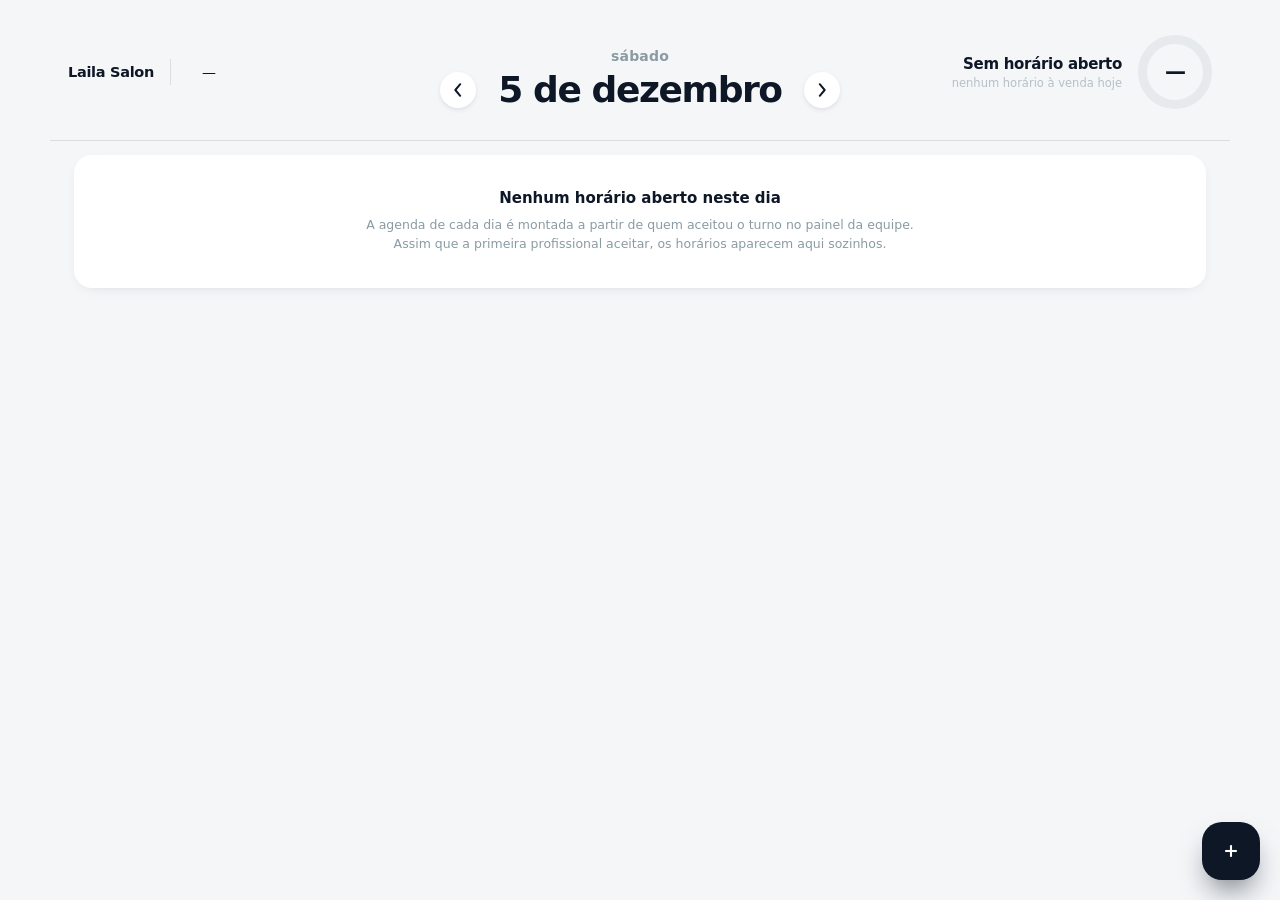
<file: sistema/interno/agenda-interna.html>
<!DOCTYPE html>
<html lang="pt-BR">
<head>
<meta name="robots" content="noindex,nofollow">
<script src="../ls-trava.js"></script>
<script src="../ls-casca.js"></script>

<meta charset="UTF-8">
<meta name="viewport" content="width=device-width, initial-scale=1.0">
<title>LAILLA APP · Agenda</title>
<!-- SF Pro (a dona, 12/08): a tela usa SO a familia da Apple. Sem fonte de
     fora — nada de Inter nem DM Sans, nada baixado do Google. -->
<link rel="preconnect" href="https://fonts.gstatic.com" crossorigin>
<style>:root{
  /* ⚠️ A ORDEM AQUI E MEDIDA, NAO COPIADA. `-apple-system` e o apelido do
     Safari e o Chrome NAO o entende; `BlinkMacSystemFont` e `system-ui` sao
     os que fazem o Chrome pegar a San Francisco. Sem os dois no meio, a pilha
     escorregava ate a Helvetica Neue e a tela nao era SF Pro coisa nenhuma —
     medido com canvas: -apple-system 267px (nao resolve), system-ui 291px (SF),
     Helvetica Neue 303px. Nao tire nenhum dos tres primeiros. */
  --sf:-apple-system,BlinkMacSystemFont,system-ui,'SF Pro Display','SF Pro Text','Helvetica Neue',Helvetica,Arial,sans-serif
}</style>
<style>
*, *::before, *::after { box-sizing: border-box; margin: 0; padding: 0 }
:root {
  --lilas:    #820AD1;
  --lilas-d:  #6A0DAD;
  --lilas-xd: #4A0072;
  --lilas-lt: #F6EDFB;
  --lilas-lt2:#EBD6F5;
  --cyan:     #06B6D4;
  --green:    #10B981;
  --pink:     #EC4899;
  --amber:    #F59E0B;
  --red:      #EF4444;
  --ink:      #1E1B2E;
  --ink2:     #4B4763;
  --ink3:     #8B8AA0;
  --line:     #ECEAF3;
  --line2:    #F5F3FA;
  --bg:       #FBFAFE;
  --white:    #FFFFFF;
}
html, body { height: 100%; overflow: hidden; font-family: var(--sf); background: var(--bg); color: var(--ink); -webkit-font-smoothing: antialiased }
button { font-family: var(--sf); cursor: pointer; border: none; background: none }

.app { height: 100vh; display: flex; flex-direction: column }

/* ════ TOPBAR — organizado em 3 zonas claras ════ */
.topbar {
  flex-shrink: 0; background: var(--white);
  border-bottom: 1px solid var(--line);
  display: flex; align-items: center;
  padding: 0 24px; height: 64px; gap: 24px;
}
/* zona 1: marca */
.brand { display: flex; align-items: center; gap: 12px }
.brand-logo {
  width: 42px; height: 42px; border-radius: 12px;
  background: var(--lilas); display: flex; align-items: center; justify-content: center;
  box-shadow: 0 4px 12px rgba(130,10,209,.3);
}
.brand-logo svg { width: 22px; height: 22px; stroke: #fff; stroke-width: 2.2; fill: none }
.brand-text { display: flex; flex-direction: column; gap: 1px }
.brand-title { font-size: 17px; font-weight: 900; color: var(--ink); letter-spacing: -.5px; line-height: 1 }
.brand-sub { font-size: 11px; font-weight: 600; color: var(--lilas-xd); letter-spacing: .02em }
.fb-status { font-size: 10px; font-weight: 700; margin-left: 4px }
.fb-status.fb-on  { color: #16A34A }
.fb-status.fb-off { color: #9CA3AF }

/* zona 2: navegação de data (centro) */
.date-zone { display: flex; align-items: center; gap: 10px; margin: 0 auto }
.nav-arrow {
  width: 34px; height: 34px; border-radius: 10px;
  border: 1px solid var(--line); background: var(--white);
  display: flex; align-items: center; justify-content: center;
  color: var(--ink2); transition: .14s;
}
.nav-arrow:hover { background: var(--lilas-lt); border-color: var(--lilas); color: var(--lilas-d) }
.nav-arrow svg { width: 15px; height: 15px; stroke: currentColor; stroke-width: 2.5; fill: none }
.date-box {
  display: flex; flex-direction: column; align-items: center; gap: 1px;
  padding: 5px 18px; border-radius: 12px;
  background: var(--lilas-lt); border: 1px solid var(--lilas-lt2);
  cursor: pointer; min-width: 150px; transition: .14s;
}
.date-box:hover { border-color: var(--lilas) }
.date-box-day { font-size: 10px; font-weight: 700; color: var(--lilas-xd); text-transform: uppercase; letter-spacing: .08em }
.date-box-date { font-size: 15px; font-weight: 800; color: var(--ink); letter-spacing: -.3px }
.date-zone { position: relative }
.cal-pop {
  position: absolute; top: 52px; left: 50%; transform: translateX(-50%) translateY(-8px);
  width: 296px; background: var(--white);
  border: 1px solid var(--line); border-radius: 16px;
  box-shadow: 0 16px 48px rgba(30,27,46,.2);
  padding: 16px; z-index: 120;
  opacity: 0; pointer-events: none; transition: opacity .16s, transform .16s;
}
.cal-pop.open { opacity: 1; pointer-events: auto; transform: translateX(-50%) translateY(0) }
.cal-head { display: flex; align-items: center; justify-content: space-between; margin-bottom: 12px }
.cal-title { font-size: 14px; font-weight: 800; color: var(--ink); text-transform: capitalize }
.cal-nav {
  width: 30px; height: 30px; border-radius: 8px;
  border: 1px solid var(--line); background: var(--white);
  display: flex; align-items: center; justify-content: center; color: var(--ink2); transition: .12s;
}
.cal-nav:hover { background: var(--lilas-lt); border-color: var(--lilas); color: var(--lilas-xd) }
.cal-nav svg { width: 13px; height: 13px; stroke: currentColor; stroke-width: 2.5; fill: none }
.cal-weekdays { display: grid; grid-template-columns: repeat(7,1fr); gap: 2px; margin-bottom: 6px }
.cal-weekdays span { text-align: center; font-size: 11px; font-weight: 700; color: var(--ink3) }
.cal-grid { display: grid; grid-template-columns: repeat(7,1fr); gap: 3px }
.cal-day {
  aspect-ratio: 1; border-radius: 9px; border: none; background: none;
  font-size: 13px; font-weight: 600; color: var(--ink2);
  display: flex; align-items: center; justify-content: center; cursor: pointer; transition: .12s;
}
.cal-day:hover:not(.closed):not(.empty) { background: var(--lilas-lt); color: var(--lilas-xd) }
.cal-day.empty { cursor: default }
.cal-day.closed { color: #D1CDD8; cursor: not-allowed; text-decoration: line-through; opacity: .6 }
.cal-day.today { border: 1.5px solid var(--lilas); color: var(--lilas-xd); font-weight: 800 }
.cal-day.selected { background: var(--lilas); color: #fff; font-weight: 800 }
.cal-day.selected:hover { background: var(--lilas-d); color: #fff }
.cal-foot { display: flex; align-items: center; justify-content: space-between; margin-top: 12px; padding-top: 12px; border-top: 1px solid var(--line) }
.cal-legend { display: flex; align-items: center; gap: 6px; font-size: 10px; font-weight: 600; color: var(--ink3) }
.cal-dot-closed { width: 8px; height: 8px; border-radius: 50%; background: #D1CDD8 }
.cal-today-btn {
  padding: 6px 14px; border-radius: 8px; border: 1px solid var(--lilas);
  background: var(--lilas-lt); color: var(--lilas-xd); font-size: 12px; font-weight: 700; cursor: pointer; transition: .12s;
}
.cal-today-btn:hover { background: var(--lilas); color: #fff }
.date-box.day-closed { border-color: #F59E0B; background: #FFF7ED }
.date-box.day-closed .date-box-day { color: #C2410C }
.closed-banner {
  flex-shrink: 0; display: flex; align-items: center; gap: 8px;
  background: #FFF7ED; border-bottom: 1px solid #FED7AA;
  color: #C2410C; font-size: 13px; font-weight: 700;
  padding: 10px 20px;
}
.closed-banner svg { stroke: #EA580C; flex-shrink: 0 }

/* zona 3: ações */
.actions { display: flex; align-items: center; gap: 10px }
.btn-today {
  height: 38px; padding: 0 16px; border-radius: 10px;
  border: 1px solid var(--line); background: var(--white);
  font-size: 13px; font-weight: 600; color: var(--ink2); transition: .14s;
}
.btn-today:hover { background: var(--lilas-lt); border-color: var(--lilas); color: var(--lilas-d) }
.btn-new {
  height: 38px; padding: 0 18px; border-radius: 10px;
  background: var(--lilas); display: flex; align-items: center; gap: 7px;
  font-size: 13px; font-weight: 700; color: #fff; transition: .14s;
  box-shadow: 0 4px 12px rgba(130,10,209,.3);
}
.btn-new:hover { background: var(--lilas-d); color: #fff; box-shadow: 0 6px 18px rgba(130,10,209,.45) }
.btn-new svg { width: 15px; height: 15px; stroke: currentColor; stroke-width: 2.5; fill: none }

/* ════ STATS — linha separada, respirada ════ */
.stats {
  flex-shrink: 0; background: var(--white);
  border-bottom: 1px solid var(--line);
  display: flex; align-items: center; padding: 10px 24px; gap: 10px;
}
.stat {
  display: flex; align-items: center; gap: 8px;
  padding: 6px 14px; border-radius: 10px;
  background: var(--bg); border: 1px solid var(--line);
}
.stat-icon {
  width: 28px; height: 28px; border-radius: 8px;
  display: flex; align-items: center; justify-content: center; flex-shrink: 0;
}
.stat-icon svg { width: 14px; height: 14px; stroke: #fff; stroke-width: 2.2; fill: none }
.stat-meta { display: flex; flex-direction: column; gap: 0 }
.stat-num { font-size: 15px; font-weight: 800; color: var(--ink); line-height: 1.1 }
.stat-lbl { font-size: 10px; font-weight: 600; color: var(--ink3); text-transform: uppercase; letter-spacing: .04em }
.stat.fat { margin-left: auto; background: var(--lilas-lt); border-color: var(--lilas-lt2) }
.stat.fat .stat-num { color: var(--lilas-xd) }

/* ════ SECTION LABELS ════ */
.sec-bar { flex-shrink: 0; display: flex; background: var(--white); border-bottom: 1px solid var(--line) }
.sec-gutter { width: 60px; flex-shrink: 0; border-right: 1px solid var(--line) }
.sec-zone { flex: 1; display: flex }
.sec {
  flex: 1; display: flex; align-items: center; justify-content: center; gap: 7px;
  padding: 7px 0; font-size: 11px; font-weight: 800;
  text-transform: uppercase; letter-spacing: .07em;
}
.sec.prog { color: #820AD1; border-right: 1px solid var(--line) }
.sec.expr { color: #A855F7 }
.sec-pill { padding: 1px 9px; border-radius: 100px; font-size: 11px; font-weight: 800 }
.sec.prog .sec-pill { background: #F3E8FB; color: #820AD1 }
.sec.expr .sec-pill { background: #F3E8FB; color: #A855F7 }

/* ════ COLUMNS WRAPPER (scroll horizontal!) ════ */
.cols-wrap { flex: 1; overflow: hidden; display: flex; flex-direction: column }
.cols-scroll {
  flex: 1; overflow: auto;
  display: flex;
  scrollbar-width: thin; scrollbar-color: var(--line) transparent;
}
.cols-scroll::-webkit-scrollbar { width: 8px; height: 8px }
.cols-scroll::-webkit-scrollbar-thumb { background: var(--line); border-radius: 4px }
.cols-scroll::-webkit-scrollbar-thumb:hover { background: var(--ink3) }

/* time gutter sticky */
.time-gut {
  width: 60px; flex-shrink: 0; position: sticky; left: 0; z-index: 8;
  background: var(--white); border-right: 1px solid var(--line);
}
.tg-head-spacer {
  position: sticky; top: 0; z-index: 9;
  background: var(--white); border-bottom: 2px solid var(--line);
  /* altura ajustada por JS para bater exatamente com o cabeçalho das colunas */
}
.tg-cell {
  height: 76px; padding: 8px 8px 0 0;
  font-size: 11px; font-weight: 700; color: var(--ink3);
  text-align: right; border-bottom: 1px solid var(--line2);
}

.cols-body { display: flex; flex: 1 }

/* ════ PRO COLUMN ════ */
.pro-col {
  width: 270px; flex-shrink: 0;
  display: flex; flex-direction: column;
  border-right: 1px solid var(--line);
}
.col-header {
  position: sticky; top: 0; z-index: 6;
  background: var(--white); border-bottom: 2px solid var(--line);
  display: flex; align-items: center; justify-content: center;
  padding: 16px 12px;
  position: relative;
}
.col-type {
  font-size: 14px; font-weight: 900; letter-spacing: .14em; text-transform: uppercase;
  text-align: center; line-height: 1;
}
.col-type.prog { color: #820AD1 }
.col-type.expr { color: #A855F7 }
.col-sub {
  display: flex; align-items: center; gap: 6px;
}
.col-av {
  width: 26px; height: 26px; border-radius: 50%;
  display: flex; align-items: center; justify-content: center;
  font-size: 10px; font-weight: 800; color: #fff; flex-shrink: 0;
  position: relative;
}
.col-av.prog { background: #820AD1 }
.col-av.expr { background: #A855F7 }
.col-av-badge {
  position: absolute; bottom: -1px; right: -1px;
  width: 8px; height: 8px; border-radius: 50%;
  background: var(--green); border: 2px solid var(--white);
}
.col-name { font-size: 12px; font-weight: 600; color: var(--ink2); line-height: 1 }
.col-add-btn {
  position: absolute; top: 8px; right: 10px;
  width: 26px; height: 26px; border-radius: 7px;
  background: var(--bg); border: 1px solid var(--line);
  display: flex; align-items: center; justify-content: center;
  color: var(--ink3); transition: .14s;
}
.col-add-btn:hover { background: var(--lilas-lt); border-color: var(--lilas); color: var(--lilas-xd) }
.col-add-btn svg { width: 13px; height: 13px; stroke: currentColor; stroke-width: 2.2; fill: none }

/* slots */
.col-slots { flex: 1; display: flex; flex-direction: column }
.col-slot {
  height: 76px; flex-shrink: 0;
  border-bottom: 1px solid var(--line2);
  padding: 4px 6px; cursor: pointer; transition: background .1s;
}
.col-slot:hover { background: var(--lilas-lt) }
.col-slot.blocked { cursor: not-allowed; background: repeating-linear-gradient(-45deg, transparent, transparent 7px, var(--line2) 7px, var(--line2) 8px) }

/* ════ APPOINTMENT CARD — fundo colorido, layout da imagem ════ */
.appt {
  height: calc(100% - 4px); margin: 2px;
  border-radius: 12px; padding: 8px 11px;
  display: flex; align-items: center; gap: 10px;
  cursor: pointer; position: relative; overflow: hidden;
  transition: transform .14s, box-shadow .14s;
}
.appt:hover { transform: translateY(-1px); box-shadow: 0 6px 18px rgba(130,10,209,.35); filter: brightness(1.05) }

.appt.c-cyan,
.appt.c-green,
.appt.c-lilas,
.appt.c-pink,
.appt.c-amber,
.appt.c-blk    { background: #9D6FD6; color: #fff; border: none }
.appt.c-blk    { cursor: pointer; justify-content: center }
.appt.c-auto   { background: #F59E0B; color: #fff; border: none; cursor: not-allowed }
.appt.c-lunch  { background: #9D6FD6; color: #fff; border: none; cursor: default; justify-content: center }
.blk-inner { display: flex; align-items: center; gap: 8px; justify-content: center; width: 100% }
.blk-inner svg { width: 15px; height: 15px; stroke: #fff; stroke-width: 2; fill: none; flex-shrink: 0 }
.blk-text { display: flex; flex-direction: column; gap: 1px; align-items: flex-start }
.blk-title { font-size: 12px; font-weight: 800; color: #fff; line-height: 1.1 }
.blk-motivo { font-size: 10px; font-weight: 500; color: rgba(255,255,255,.85) }
/* menu de ação ao clicar num slot vazio */
.slot-menu {
  position: fixed; z-index: 300;
  background: #fff; border: 1px solid #ECEAF3; border-radius: 12px;
  box-shadow: 0 12px 40px rgba(30,27,46,.2); padding: 6px; min-width: 180px;
}
.slot-menu button {
  display: flex; align-items: center; gap: 10px; width: 100%;
  padding: 10px 12px; border: none; background: none; border-radius: 8px;
  font-family: var(--sf); font-size: 13px; font-weight: 600; color: #1E1B2E;
  cursor: pointer; text-align: left; transition: background .12s;
}
.slot-menu button:hover { background: #F6EDFB }
.slot-menu button svg { width: 16px; height: 16px; stroke: #A855F7; stroke-width: 2; fill: none; flex-shrink: 0 }
.slot-menu button.blk-opt svg { stroke: #6B7280 }

.col-slot.outro-tipo { cursor: not-allowed; background: repeating-linear-gradient(-45deg, transparent, transparent 9px, var(--line2) 9px, var(--line2) 10px) }
.col-slot.outro-tipo:hover { background: repeating-linear-gradient(-45deg, transparent, transparent 9px, var(--line2) 9px, var(--line2) 10px) }
.appt.c-fora { background: transparent; border: 1px dashed var(--line2); box-shadow: none }
.fora-inner { display:flex; align-items:center; justify-content:center; height:100%; font-size:10px; letter-spacing:.04em; text-transform:uppercase; color:#b3aabb }
.dia-sem-escala { flex:1; display:flex; flex-direction:column; align-items:center; justify-content:center; padding:60px 24px; text-align:center; gap:10px }
.sem-escala-titulo { font-size:17px; font-weight:700; color:#6b6377 }
.sem-escala-texto { font-size:13.5px; color:#9c94a6; line-height:1.6; max-width:38ch }
.col-slot.lunch { cursor: default }
.col-slot.lunch:hover { background: transparent }
.lunch-inner { display: flex; align-items: center; gap: 10px; justify-content: center; width: 100% }
.lunch-emoji { font-size: 22px; line-height: 1 }
.lunch-text { display: flex; flex-direction: column; gap: 1px }
.lunch-title { font-size: 12px; font-weight: 800; color: #fff; line-height: 1.1 }
.lunch-time { font-size: 11px; font-weight: 600; color: rgba(255,255,255,.85) }

.appt-hora { font-size: 16px; font-weight: 900; min-width: 46px; flex-shrink: 0; line-height: 1; color: #fff }
.appt-mid { flex: 1; min-width: 0; display: flex; flex-direction: column; justify-content: center }
.appt-name { font-size: 11px; font-weight: 600; line-height: 1.2; color: rgba(255,255,255,.85) }
.appt-tel  { font-size: 10px; color: #8A8499; margin-top: 1px }
.appt-svc  { font-size: 13px; font-weight: 800; color: #fff; line-height: 1.25 }
.appt-right { display: flex; flex-direction: column; align-items: center; justify-content: center; gap: 3px; flex-shrink: 0; min-width: 24px; transition: opacity .12s }
.appt:hover .appt-right { opacity: 0 }
.appt-selo-check {
  width: 22px; height: 22px; border-radius: 50%;
  background: #16A34A; display: flex; align-items: center; justify-content: center; flex-shrink: 0;
  box-shadow: 0 1px 4px rgba(22,163,74,.4);
}
.appt-selo-check svg { width: 12px; height: 12px; stroke: #fff; stroke-width: 3.5; fill: none }
.appt-selo-label { font-size: 8px; font-weight: 800; color: #fff; text-transform: uppercase; letter-spacing: .03em; line-height: 1; text-align: center }

.appt-auto-inner { display: flex; align-items: center; gap: 6px; font-size: 11px; font-weight: 700 }
.appt-auto-inner svg { width: 13px; height: 13px; stroke: currentColor; stroke-width: 2; fill: none; flex-shrink: 0 }
.appt-blk-inner { font-size: 11px; font-weight: 600 }

.appt-acts { position: absolute; top: 5px; right: 5px; display: flex; gap: 3px; opacity: 0; transition: opacity .12s }
.appt:hover .appt-acts { opacity: 1 }
.act-btn { width: 21px; height: 21px; border-radius: 6px; background: rgba(255,255,255,.2); display: flex; align-items: center; justify-content: center; transition: background .12s }
.act-btn:hover { background: rgba(255,255,255,.4) }
.act-btn:hover svg { stroke: #fff }
.act-btn svg { width: 11px; height: 11px; stroke: #fff; stroke-width: 2.5; fill: none }

/* ════ MODAL ════ */
.overlay { position: fixed; inset: 0; z-index: 200; background: rgba(30,27,46,.45); backdrop-filter: blur(4px); display: none; align-items: center; justify-content: center; padding: 16px }
.overlay.open { display: flex }
.modal { background: var(--white); border-radius: 18px; width: 100%; max-width: 440px; box-shadow: 0 24px 64px rgba(30,27,46,.25); animation: up .22s ease }
@keyframes up { from { opacity:0; transform:translateY(10px) } to { opacity:1; transform:none } }
.m-head { padding: 18px 20px 16px; border-bottom: 1px solid var(--line); display: flex; align-items: center; justify-content: space-between }
.m-title { font-size: 16px; font-weight: 800; color: var(--ink) }
.m-x { width: 28px; height: 28px; border-radius: 8px; background: var(--bg); border: 1px solid var(--line); display: flex; align-items: center; justify-content: center; color: var(--ink3); transition: .12s }
.m-x:hover { background: #FEF2F2; border-color: var(--red); color: var(--red) }
.m-x svg { width: 12px; height: 12px; stroke: currentColor; stroke-width: 2.5; fill: none }
.m-body { padding: 18px 20px; display: flex; flex-direction: column; gap: 12px }
.r2 { display: grid; grid-template-columns: 1fr 1fr; gap: 10px }
.fg { display: flex; flex-direction: column; gap: 5px }
.fg label { font-size: 10px; font-weight: 700; color: var(--ink3); text-transform: uppercase; letter-spacing: .06em }
.fg input, .fg select { height: 38px; padding: 0 12px; background: var(--bg); border: 1px solid var(--line); border-radius: 10px; font-family: var(--sf); font-size: 13px; color: var(--ink); outline: none; transition: border-color .12s }
.fg input:focus, .fg select:focus { border-color: var(--lilas); background: var(--white) }
.fg input::placeholder { color: var(--ink3) }
.clr-row { display: flex; gap: 6px }
.clr { width: 26px; height: 26px; border-radius: 7px; cursor: pointer; border: 2px solid transparent; transition: .14s }
.clr.on { border-color: var(--ink); transform: scale(1.18) }
.m-foot { padding: 14px 20px 18px; border-top: 1px solid var(--line); display: flex; justify-content: flex-end; gap: 8px }
.btn-c { height: 38px; padding: 0 16px; border-radius: 10px; border: 1px solid var(--line); background: var(--white); font-size: 13px; font-weight: 600; color: var(--ink2); transition: .12s }
.btn-c:hover { border-color: var(--ink3) }
.btn-s { height: 38px; padding: 0 20px; border-radius: 10px; background: var(--lilas-d); font-size: 13px; font-weight: 700; color: #fff; transition: .12s; box-shadow: 0 4px 12px rgba(168,85,247,.3) }
.btn-s:hover { background: var(--lilas-xd) }
.pago-toggle { display: flex; align-items: center; gap: 10px; cursor: pointer; padding: 10px 12px; border: 1.5px solid var(--line); border-radius: 10px; transition: .14s; user-select: none }
.pago-toggle:hover { border-color: #16A34A }
.pago-toggle.on { border-color: #16A34A; background: #F0FDF4 }
.pago-check { width: 22px; height: 22px; border-radius: 6px; border: 1.5px solid var(--line); display: flex; align-items: center; justify-content: center; flex-shrink: 0; transition: .14s }
.pago-toggle.on .pago-check { background: #16A34A; border-color: #16A34A }
.pago-check svg { width: 13px; height: 13px; stroke: #fff; stroke-width: 3; fill: none; opacity: 0; transition: .14s }
.pago-toggle.on .pago-check svg { opacity: 1 }
.pago-label { font-size: 13px; font-weight: 700; color: var(--ink2) }
.pago-toggle.on .pago-label { color: #16A34A }

/* VIEW MODAL */
.v-bar { height: 5px; border-radius: 18px 18px 0 0 }
.v-head { padding: 18px 20px 16px; border-bottom: 1px solid var(--line) }
.v-hr { display: flex; align-items: flex-start; justify-content: space-between }
.v-name { font-size: 19px; font-weight: 900; color: var(--ink); letter-spacing: -.3px }
.v-tel { font-size: 12px; color: var(--ink3); margin-top: 3px; display: flex; align-items: center; gap: 5px }
.v-tel svg { width: 12px; height: 12px; stroke: var(--lilas); stroke-width: 2; fill: none }
.v-rows { padding: 16px 20px; display: flex; flex-direction: column; gap: 12px }
.v-row { display: flex; align-items: flex-start; gap: 11px }
.v-ico { width: 32px; height: 32px; border-radius: 9px; background: var(--lilas-lt); display: flex; align-items: center; justify-content: center; flex-shrink: 0 }
.v-ico svg { width: 14px; height: 14px; stroke: var(--lilas-d); stroke-width: 2; fill: none }
.v-lb { font-size: 10px; font-weight: 700; color: var(--ink3); text-transform: uppercase; letter-spacing: .05em; margin-bottom: 2px }
.v-vl { font-size: 13px; font-weight: 700; color: var(--ink) }
.v-foot { padding: 14px 20px 18px; border-top: 1px solid var(--line); display: flex; gap: 8px }
.vb { flex: 1; height: 38px; border-radius: 10px; font-size: 12px; font-weight: 700; cursor: pointer; border: 1px solid transparent; transition: .12s }
.vb-ok { background: #D1FAE5; color: #065F46; border-color: #A7F3D0 }
.vb-ok:hover { background: var(--green); color: #fff }
.vb-edit { background: var(--lilas-lt); color: var(--lilas-d); border-color: var(--lilas-lt2) }
.vb-edit:hover { background: var(--lilas-d); color: #fff }
.vb-del { background: #FEE2E2; color: var(--red); border-color: #FECACA }
.vb-del:hover { background: var(--red); color: #fff }

/* TOAST */
.toast { position: fixed; bottom: 20px; left: 50%; transform: translateX(-50%) translateY(6px); padding: 10px 18px; border-radius: 10px; font-size: 12px; font-weight: 700; color: #fff; opacity: 0; transition: .22s; z-index: 999; pointer-events: none; white-space: nowrap }
.toast.show { opacity: 1; transform: translateX(-50%) translateY(0) }
.toast.ok { background: var(--lilas); color: #fff }
.toast.err { background: var(--red) }
.toast.warn { background: var(--amber) }

/* FAB */
.fab { position: fixed; bottom: 20px; right: 20px; z-index: 50; width: 48px; height: 48px; border-radius: 50%; background: var(--lilas); display: flex; align-items: center; justify-content: center; box-shadow: 0 6px 20px rgba(130,10,209,.45); transition: .15s }
.fab:hover { background: var(--lilas-d); transform: scale(1.08) }
.fab svg { width: 20px; height: 20px; stroke: #fff; stroke-width: 2.5; fill: none }
</style>
<!-- ═══════════════════════════════════════════════════════════════════
     LAYOUT D1 — só apresentação (07/08)
     Reproduz o mockup aprovado agenda-interna-layout-D1.html.
     TODAS as variáveis levam prefixo --d1- e TODO seletor é escopado em
     #app-content, pra nada vazar pros modais/toast/tela de login, que
     continuam usando as variáveis antigas (--ink, --line, --lilas...).
     Nenhuma regra de negócio mora aqui.
     ═══════════════════════════════════════════════════════════════════ -->
<style id="d1-layout">
/* ═══════════════════════════════════════════════════════════════════
   LAYOUT FINAL (08/08) — reproduz o mockup agenda-lavou-final.html.
   Só apresentação. TODO seletor é escopado em #app-content e TODA
   variável leva prefixo --d1-, pra nada vazar pros modais, pro toast
   nem pra tela de login, que seguem usando as variáveis antigas.
   Nenhuma regra de negócio mora aqui.
   ═══════════════════════════════════════════════════════════════════ */
#app-content{
  --d1-prog:#15C6D0; --d1-prog-d:#0E97A0; --d1-prog-soft:#DFF7F9;
  --d1-exp:#EC4899;  --d1-exp-d:#C0316F;  --d1-exp-soft:#FCE5F0;
  --d1-ink:#0E1726;  --d1-muted:#8A9BA3;  --d1-muted2:#B4C1C8;
  --d1-line:#E7ECEF; --d1-surf:#FFFFFF;   --d1-appbg:#F4F6F8;
  --d1-free:#9DB4BE; --d1-free-bg:#EDF1F3;
  font-family:var(--sf);
  background:var(--d1-appbg); color:var(--d1-ink);
}
/* horários, data e números na fonte nativa do iPhone */
#app-content .d1-ios{
  font-family:var(--sf);
  font-feature-settings:"tnum";
}

/* ═══ O TOPO NOVO (opcao 1): equipe · data · anel, numa faixa so ═══ */
#app-content .lx-topo{
  display:flex;align-items:center;gap:30px;padding:26px 18px 22px;
  border-bottom:.5px solid rgba(0,0,0,.10);
}
#app-content .lx-esq{flex:1;min-width:0;display:flex;align-items:center;}
#app-content .lx-marca{
  font-size:14.5px;font-weight:600;letter-spacing:-.3px;color:var(--d1-ink);white-space:nowrap;
}
#app-content .lx-fio{width:1px;height:26px;background:rgba(0,0,0,.10);margin:0 16px;flex:0 0 auto;}
#app-content .lx-eqn{font-size:14px;font-weight:500;margin-left:15px;white-space:nowrap;}
#app-content .lx-dir{
  flex:1;min-width:0;display:flex;align-items:center;justify-content:flex-end;gap:16px;
}
#app-content .lx-anelt{text-align:right;min-width:0;}
#app-content .lx-frase{font-size:15px;font-weight:600;letter-spacing:-.3px;color:var(--d1-ink);white-space:nowrap;}
#app-content .lx-sub{font-size:11.5px;color:var(--d1-muted2);margin-top:3px;white-space:nowrap;}
#app-content .lx-anel{flex:0 0 auto;}
/* ⚠️ O "50%" mora dentro do SVG e tinha pilha propria de dois itens
   (-apple-system,'SF Pro Display') — nenhum dos dois resolve no Chrome, entao
   o numero saia em SERIF. Esta regra vence o atributo do SVG e devolve ele
   pra MESMA pilha do resto da tela. */
#app-content #lx-pct{font-family:var(--sf);}

/* ── TOPO: flutua sobre o fundo do app, sem cartão branco ── */
#app-content .d1-head{flex-shrink:0;background:var(--d1-appbg);}
#app-content .d1-inner{max-width:1180px;margin:0 auto;width:100%;}
#app-content .d1-hrow{display:flex;align-items:center;gap:10px;padding:10px 18px 4px;}
#app-content .d1-logo{
  width:38px;height:38px;flex:0 0 38px;border-radius:12px;background:#12313f;color:#fff;
  display:flex;align-items:center;justify-content:center;font-weight:800;font-size:18px;letter-spacing:-1px;
}
#app-content .d1-brand .bn{font-size:16px;font-weight:800;letter-spacing:-.5px;line-height:1;}
#app-content .d1-brand .bs{font-size:10.5px;color:var(--d1-muted);font-weight:600;margin-top:3px;display:flex;align-items:center;gap:6px;}
#app-content .d1-avatar{
  width:38px;height:38px;flex:0 0 38px;border-radius:50%;background:#EF6C9A;color:#fff;
  display:flex;align-items:center;justify-content:center;font-weight:700;font-size:14px;
}
#app-content .d1-topacts{margin-left:auto;display:flex;align-items:center;gap:8px;}
#app-content .d1-topacts .btn-new{
  background:var(--d1-ink);border-radius:12px;height:36px;padding:0 14px;
  font-family:var(--sf);font-weight:700;font-size:13px;
  display:flex;align-items:center;gap:7px;color:#fff;transition:.15s;
}
#app-content .d1-topacts .btn-new svg{width:16px;height:16px;stroke:#fff;stroke-width:2.4;fill:none;}
#app-content .d1-topacts .btn-today{
  background:var(--d1-surf);color:var(--d1-ink);border:1px solid var(--d1-line);
  border-radius:12px;height:36px;padding:0 14px;
  font-family:var(--sf);font-weight:700;font-size:13px;transition:.15s;
}

/* ── DATA estilo iPhone, flutuando ── */
#app-content .d1-datezone{position:relative;text-align:center;padding:0;flex:0 0 auto;}
#app-content .d1-diasem{font-size:14px;font-weight:600;color:var(--d1-muted);letter-spacing:.2px;}
#app-content .d1-datelinha{display:flex;align-items:center;justify-content:center;gap:14px;margin-top:3px;}
#app-content .d1-chev{
  width:36px;height:36px;flex:0 0 36px;border-radius:50%;background:var(--d1-surf);color:var(--d1-ink);
  display:flex;align-items:center;justify-content:center;transition:.15s;
  box-shadow:0 2px 6px -2px rgba(14,23,38,.18);
}
#app-content .d1-chev svg{width:8px;height:14px;stroke:currentColor;stroke-width:2.2;fill:none;stroke-linecap:round;stroke-linejoin:round;}
#app-content .d1-date{
  font-size:34px;font-weight:700;letter-spacing:-1.4px;color:var(--d1-ink);
  cursor:pointer;padding:2px 8px;border-radius:12px;transition:.15s;white-space:nowrap;
}
#app-content .d1-date.day-closed{color:var(--d1-muted);}
/* a classe .date-box vem do layout antigo (o hdr() marca .day-closed nela);
   o visual dela — fundo lilás, borda, coluna — é neutralizado aqui */
#app-content .d1-date.date-box{display:block;background:none;border:none;min-width:0;gap:0;}
#app-content .d1-date.date-box:hover{border-color:transparent;}
#app-content .d1-datezone .cal-pop{top:78px;}

/* ── EQUIPE DO DIA, flutuando ── */
#app-content .d1-hero{text-align:center;padding:16px 16px 20px;}
#app-content .d1-herolbl{font-size:10.5px;font-weight:700;letter-spacing:1.5px;text-transform:uppercase;color:var(--d1-muted);}
#app-content .d1-avs{display:flex;flex-direction:row-reverse;align-items:center;flex:0 0 auto;}
/* ⚠️ as bolinhas se sobrepõem de propósito (margin-right negativo). Com o
   herói em UMA linha, essa sobra negativa da bolinha mais à direita puxava o
   "N profissionais" por cima dela. row-reverse => o :first-child é o que fica
   mais à direita; nele a sobra é zerada. */
#app-content .d1-avs .d1-av:first-child{margin-right:0;}
#app-content .d1-av{
  border-radius:50%;display:flex;align-items:center;justify-content:center;color:#fff;font-weight:700;
  flex:0 0 auto;width:46px;height:46px;font-size:15.5px;
  border:3px solid var(--d1-appbg);margin-right:-13px;
  box-shadow:0 2px 5px -1px rgba(14,23,38,.28);
}
#app-content .d1-heron{font-size:14.5px;font-weight:600;color:var(--d1-ink);margin-top:11px;}

/* ── ÁREA QUE ROLA ── */
#app-content .cols-scroll{display:block;background:var(--d1-appbg);}
/* ⚠️ TRÊS CARTÕES POR LINHA (dona, 08/08): a lista em coluna única obrigava a
   rolar o dia inteiro. Só a LARGURA mudou — altura, cor e conteúdo do cartão
   seguem iguais. A ordem do relógio continua: lê-se da esquerda pra direita,
   linha por linha. */
#app-content .cols-body{display:block;width:100%;}
#app-content .d1-lista{
  /* ⚠️ A ORDEM DESCE, NÃO ATRAVESSA (dona, 08/08): "7h embaixo 7h30, embaixo
     8h". Com o fluxo normal do grid a lista corria da esquerda pra direita e o
     07:30 caía AO LADO do 07:00. Com grid-auto-flow:column ela desce a primeira
     coluna inteira, depois vai pra segunda. O número de linhas é calculado no
     JS (d1AjustaColunas), porque depende de quantos horários o dia tem. */
  display:grid;grid-auto-flow:column;grid-template-columns:repeat(3,minmax(0,1fr));
  gap:7px;align-items:start;width:100%;
}
#app-content .d1-lista > *{margin-bottom:0 !important;}
#app-content .d1-stage{max-width:1180px;margin:0 auto;padding:12px 16px 26px;}

/* ── LEGENDA ── */
#app-content .d1-legend{display:flex;align-items:center;justify-content:center;gap:16px;padding:4px;flex-wrap:wrap;}
#app-content .d1-lchip{display:flex;align-items:center;gap:6px;font-size:11.5px;font-weight:700;color:var(--d1-ink);}
#app-content .d1-ldot{width:11px;height:11px;border-radius:50%;flex:0 0 auto;}
#app-content .d1-lnum{color:var(--d1-muted);margin-left:2px;}

/* ── OS NÚMEROS DO DIA que a legenda não cobre ──
   Não estão no mockup, mas confirmadas, pendentes e faturamento são
   informação que já existia na tela e sumir com ela seria perda. Ficam
   numa linha discreta, sem competir com a agenda. */
#app-content .d1-kpis{
  display:flex;align-items:center;justify-content:center;gap:14px;flex-wrap:wrap;
  padding:6px 4px 2px;font-size:11px;color:var(--d1-muted);font-weight:600;
}
#app-content .d1-kpi{display:flex;align-items:center;gap:5px;}
#app-content .d1-kpi .n{color:var(--d1-ink);font-weight:700;}
#app-content .d1-kpi .l{text-transform:uppercase;letter-spacing:.5px;font-size:9.5px;}

/* ── CARTÃO DE CLIENTE: cor sólida do tipo, texto branco ── */
#app-content .d1-slot{
  border-radius:15px;padding:12px 14px;margin-bottom:9px;color:#fff;
  display:flex;align-items:center;gap:12px;cursor:pointer;transition:.15s;
}
#app-content .d1-slot.prog{background:var(--d1-prog);}
#app-content .d1-slot.expr{background:var(--d1-exp);}
#app-content .d1-slotmid{flex:1;min-width:0;}
#app-content .d1-linha1{display:flex;align-items:center;gap:10px;min-width:0;}
#app-content .d1-hora{font-size:15px;font-weight:600;letter-spacing:-.4px;flex:0 0 auto;}
#app-content .d1-nome{
  font-size:14px;font-weight:700;letter-spacing:-.3px;
  white-space:nowrap;overflow:hidden;text-overflow:ellipsis;min-width:0;
}
#app-content .d1-proc{font-size:11px;opacity:.92;margin-top:3px;
  white-space:nowrap;overflow:hidden;text-overflow:ellipsis;}
/* ⭐ OBS DA CLIENTE (a dona, 22/08): "essa obs deve aparecer no card que mostra que a cliente
   está pra chegar, abaixo do nome dela". Ex: "tem preferencia em fazer com Dani e Fran".
   Quem escreve e a Lailla, no campo `obs` do agendamento — a equipe so LE.
   Mais discreta que o procedimento de proposito: e recado, nao e o servico. E numa linha so:
   obs que quebra o card faz a equipe parar de ler, e ai a que importava se perde junto. */
#app-content .d1-obs{
  font-size:10.5px;font-style:italic;opacity:.78;margin-top:2px;
  white-space:nowrap;overflow:hidden;text-overflow:ellipsis;
}
/* check de confirmação, centralizado na vertical */
#app-content .d1-marcas{flex:0 0 auto;display:flex;align-items:center;gap:6px;}
#app-content .d1-sinal{
  width:26px;height:26px;border-radius:50%;background:#22C55E;
  display:flex;align-items:center;justify-content:center;flex:0 0 auto;
}
#app-content .d1-sinal.vazio{background:none;box-shadow:inset 0 0 0 2.2px rgba(255,255,255,.85);}
#app-content .d1-sinal svg{width:14px;height:14px;stroke:#fff;stroke-width:3.2;fill:none;}

/* ── HORÁRIO LIVRE: cartão neutro, mesma altura, sem tracejado ── */
#app-content .d1-free{
  background:var(--d1-free-bg);border-radius:15px;padding:11px 12px 11px 14px;margin-bottom:9px;
  min-height:60px;display:flex;align-items:center;gap:10px;transition:.15s;
}
#app-content .d1-free .d1-hora{font-size:15px;font-weight:700;letter-spacing:-.4px;flex:0 0 auto;}
#app-content .d1-free.prog .d1-hora{color:var(--d1-prog-d);}
#app-content .d1-free.expr .d1-hora{color:var(--d1-exp-d);}
#app-content .d1-freetxt{
  font-size:12.5px;font-weight:600;color:var(--d1-muted);
  white-space:nowrap;overflow:hidden;text-overflow:ellipsis;flex:1;min-width:0;
}
#app-content .d1-btnag{
  flex:0 0 auto;border:none;color:#fff;font-family:var(--sf);
  font-size:12.5px;font-weight:700;letter-spacing:-.2px;padding:8px 14px;border-radius:11px;
  display:flex;align-items:center;gap:6px;cursor:pointer;transition:.15s;
}
#app-content .d1-btnag svg{width:14px;height:14px;stroke:#fff;stroke-width:2.6;fill:none;stroke-linecap:round;}
#app-content .d1-free.prog .d1-btnag{background:var(--d1-prog);}
#app-content .d1-free.expr .d1-btnag{background:var(--d1-exp);}
/* linha travada (pausa do almoço, bloqueio manual): neutra, sem botão */
#app-content .d1-free.travado{cursor:default;}
#app-content .d1-free.travado .d1-hora{color:var(--d1-free);}

/* ── DIA SEM ESCALA ── */
#app-content .d1-vazio{
  background:var(--d1-surf);border-radius:18px;padding:34px 22px;text-align:center;
  box-shadow:0 4px 16px -10px rgba(14,23,38,.25);
}
#app-content .d1-vazio .t{font-size:15px;font-weight:700;color:var(--d1-ink);}
#app-content .d1-vazio .s{font-size:12.5px;color:var(--d1-muted);margin-top:8px;line-height:1.55;}

/* ── CELULAR: a faixa de tres zonas vira coluna ──
   "no celular nao precisa alterar" (dona, 08/08): abaixo de 900px o topo
   volta a ser empilhado — equipe, data e anel um embaixo do outro, centrados,
   como a tela do celular sempre foi. */
@media (max-width:899px){
  #app-content .lx-topo{flex-direction:column;gap:14px;padding:18px 16px 16px;}
  #app-content .lx-dir{flex:0 0 auto;justify-content:center;width:100%;}
  #app-content .lx-anelt{text-align:right;}
  /* ⚠️ No iPhone (390px) a zona da esquerda NAO cabe em uma linha: com 8
     profissionais os avatares sozinhos ja passam de 250px, e o "8
     profissionais" era cortado na borda. Entao ela quebra em tres linhas
     centradas — nome, bolinhas, contagem — que e como o celular sempre foi. */
  #app-content .lx-esq{flex:0 0 auto;width:100%;flex-wrap:wrap;justify-content:center;}
  #app-content .lx-marca{width:100%;text-align:center;}
  #app-content .lx-fio{display:none;}
  #app-content .d1-avs{justify-content:center;}
  #app-content .lx-eqn{width:100%;text-align:center;margin-left:0;margin-top:2px;}
}

/* ── DESKTOP: usa a largura, com hover ── */
/* ⚠️ O APERTO É SÓ DO DESKTOP (dona, 08/08): "no celular não precisa alterar".
   No celular ficam os valores do mockup; aqui em cima o topo encolhe pra
   sobrar altura pras três colunas. Nenhum CARTÃO muda de altura. */
@media (min-width:900px){
  #app-content .d1-hrow{padding:6px 24px 2px;}
  #app-content .d1-date{font-size:36px;}
  #app-content .d1-stage{padding:14px 24px 10px;}
  #app-content .d1-datezone{padding:22px 16px 6px;}
  #app-content .d1-hero{padding:6px 16px 8px;}
  #app-content .d1-avs{margin-top:6px;}
  #app-content .d1-av{width:42px;height:42px;font-size:14px;border-width:2.5px;margin-right:-12px;}
  #app-content .d1-heron{margin-top:6px;font-size:14px;}
  /* o herói vira UMA linha: rótulo + bolinhas + contagem lado a lado */
  #app-content .d1-hero{display:flex;align-items:center;justify-content:center;gap:14px;padding:14px 16px 16px;}
  #app-content .d1-avs{margin-top:0;}
  #app-content .d1-heron{margin-top:0;}
  /* legenda e números do dia dividem a mesma linha */
  #app-content .d1-legend{padding:0 4px 6px;gap:20px;}
  #app-content .d1-kpis{padding:0 4px 14px;}
  #app-content .d1-lista{gap:6px;}
  #app-content .d1-nome{font-size:15px;}
  #app-content .d1-proc{font-size:11.5px;}
  #app-content .d1-hora{font-size:16px;}
  #app-content .d1-slot{padding:13px 16px;}
  #app-content .d1-free{padding:12px 14px 12px 16px;}
}
@media (hover:hover) and (pointer:fine){
  #app-content .d1-slot:hover{transform:translateY(-1px);box-shadow:0 10px 22px -14px rgba(14,23,38,.65);filter:brightness(1.05);}
  #app-content .d1-free:hover{background:#E4EAED;}
  #app-content .d1-btnag:hover{filter:brightness(1.08);transform:translateY(-1px);}
  #app-content .d1-chev:hover{background:var(--d1-ink);color:#fff;}
  #app-content .d1-date:hover{background:rgba(14,23,38,.05);}
  #app-content .d1-topacts .btn-new:hover{background:#26324a;}
  #app-content .d1-topacts .btn-today:hover{border-color:var(--d1-ink);}
}
/* ── CELULAR: alvo de toque confortável ── */
@media (max-width:1100px){
  #app-content .d1-lista{grid-template-columns:repeat(2,minmax(0,1fr));}
}
@media (max-width:700px){
  #app-content .d1-lista{grid-template-columns:minmax(0,1fr);}
}
@media (max-width:899px){
  #app-content .d1-chev{width:40px;height:40px;flex:0 0 40px;}
  #app-content .d1-date{font-size:27px;}
}
@media (max-width:640px){
  /* "Hoje" e "Novo agendamento" não cabem em 390px — as duas ações
     continuam no botão flutuante e dentro do calendário */
  #app-content .d1-topacts{display:none;}
  #app-content .d1-avatar{margin-left:auto;}
  #app-content .d1-stage{padding:10px 12px 26px;}
}
/* o botão flutuante do mockup */
.fab{border-radius:20px !important;background:#0E1726 !important;
  box-shadow:0 16px 28px -8px rgba(14,23,38,.55) !important;width:58px !important;height:58px !important;}
.fab:hover{background:#26324a !important;}
</style>
</head>
<body>

<!-- ═══ TELA DE LOGIN (senha única da equipe) ═══ -->
<div id="lock-screen" style="position:fixed;inset:0;z-index:9999;background:linear-gradient(135deg,#F6EDFB,#FBFAFE);display:flex;align-items:center;justify-content:center;font-family:var(--sf)">
  <div style="background:#fff;border:1px solid #ECEAF3;border-radius:20px;box-shadow:0 16px 48px rgba(30,27,46,.16);padding:36px 32px;width:340px;text-align:center">
    <div style="width:56px;height:56px;border-radius:16px;background:#D8B4FE;display:flex;align-items:center;justify-content:center;margin:0 auto 18px">
      <svg viewBox="0 0 24 24" width="28" height="28" fill="none" stroke="#fff" stroke-width="2"><rect x="3" y="11" width="18" height="11" rx="2"/><path d="M7 11V7a5 5 0 0 1 10 0v4"/></svg>
    </div>
    <div style="font-size:18px;font-weight:900;color:#1E1B2E;letter-spacing:-.3px">LAILLA APP</div>
    <div style="font-size:13px;color:#6B6880;margin-top:4px;margin-bottom:22px">Digite a senha para acessar a agenda</div>
    <input id="lock-pass" type="password" placeholder="Senha" autocomplete="off"
      onkeydown="if(event.key==='Enter')tentarLogin()"
      style="width:100%;height:44px;padding:0 14px;border:1.5px solid #ECEAF3;border-radius:12px;font-size:15px;color:#1E1B2E;outline:none;text-align:center;font-family:var(--sf)">
    <div id="lock-erro" style="color:#EF4444;font-size:12px;font-weight:600;min-height:16px;margin-top:8px"></div>
    <button onclick="tentarLogin()"
      style="width:100%;height:44px;margin-top:8px;background:#A855F7;color:#fff;border:none;border-radius:12px;font-size:15px;font-weight:700;cursor:pointer;font-family:var(--sf)">Entrar</button>
  </div>
</div>

<div class="app" id="app-content" style="display:none">

  <!-- ═══ CABEÇALHO (layout D1) ═══
       Mesmos ganchos de antes: fb-status, lbl-w, lbl-d, D(-1)/D(1),
       toggleCal, .date-box (o hdr() marca .day-closed nela). -->
  <div class="d1-head">
   <div class="d1-inner">
    <!-- ⚠️ A LINHA DA MARCA SAI DA VISTA (dona, 08/08): "o topo está muito
         embolado, remove o L / Lavou Tá Liso / Agenda do dia / ● conectado /
         Hoje / Novo agendamento / Iz". Ela fica no DOM, escondida, porque o
         JS ainda escreve no #fb-status (atualizarStatusFB) — tirar do HTML
         quebraria. "Hoje" continua dentro do calendário e "Novo agendamento"
         continua no botão flutuante. -->
    <div class="d1-hrow" style="display:none">
      <div class="d1-logo">L</div>
      <div class="d1-brand">
        <div class="bn">Lavou Tá Liso</div>
        <div class="bs">Agenda do dia <span id="fb-status" class="fb-status fb-off" title="Clique para conectar ao banco de dados" onclick="abrirConexao()" style="cursor:pointer">● local</span></div>
      </div>
      <div class="d1-topacts">
        <button class="btn-today" onclick="goToday()">Hoje</button>
        <button class="btn-new" onclick="openNew(null,null)">
          <svg viewBox="0 0 24 24"><line x1="12" y1="5" x2="12" y2="19"/><line x1="5" y1="12" x2="19" y2="12"/></svg>
          Novo agendamento
        </button>
      </div>
      <div class="d1-avatar">Iz</div>
    </div>

    <!-- ═══ O TOPO (a dona, 12/08 — opcao 1 dos mockups) ═══
         Uma faixa so, tres zonas: EQUIPE a esquerda, DATA no centro, ANEL a
         direita. Sem cartao branco: o que separa da agenda e um fio de meio
         pixel. Os ganchos antigos continuam todos vivos — lbl-w, lbl-d,
         d1-avs, d1-equipe-n, date-box/toggleCal e as setas D(-1)/D(1). -->
    <div class="lx-topo">

    <!-- ── ESQUERDA: o nome do sistema e a equipe do dia ── -->
    <div class="lx-esq">
      <span class="lx-marca">Laila Salon</span>
      <span class="lx-fio"></span>
      <div class="d1-avs" id="d1-avs"></div>
      <span class="lx-eqn d1-ios" id="d1-equipe-n">—</span>
    </div>

    <!-- ── CENTRO: a data (com as setas e o calendario) ── -->
    <div class="d1-datezone">
      <div class="d1-diasem" id="lbl-w">---</div>
      <div class="d1-datelinha">
      <button class="d1-chev" onclick="D(-1)" title="Dia anterior" aria-label="Dia anterior"><svg viewBox="0 0 9 15"><path d="M7 1L1.5 7.5 7 14"/></svg></button>
      <div class="d1-date d1-ios date-box" onclick="toggleCal(event)" title="Abrir calendário">
        <span id="lbl-d">--/--/----</span>
      </div>
      <button class="d1-chev" onclick="D(1)" title="Próximo dia" aria-label="Próximo dia"><svg viewBox="0 0 9 15"><path d="M2 1l5.5 6.5L2 14"/></svg></button>
      </div>

      <!-- POPOVER CALENDÁRIO -->
      <div class="cal-pop" id="cal-pop">
        <div class="cal-head">
          <button class="cal-nav" onclick="calMonth(-1)"><svg viewBox="0 0 24 24"><polyline points="15 18 9 12 15 6"/></svg></button>
          <div class="cal-title" id="cal-title">—</div>
          <button class="cal-nav" onclick="calMonth(1)"><svg viewBox="0 0 24 24"><polyline points="9 18 15 12 9 6"/></svg></button>
        </div>
        <div class="cal-weekdays">
          <span>D</span><span>S</span><span>T</span><span>Q</span><span>Q</span><span>S</span><span>S</span>
        </div>
        <div class="cal-grid" id="cal-grid"></div>
        <div class="cal-foot">
          <span class="cal-legend"><span class="cal-dot-closed"></span> Sem expediente (dom/seg)</span>
          <button class="cal-today-btn" onclick="goToday(); closeCal()">Hoje</button>
        </div>
      </div>
    </div>

    <!-- ── DIREITA: quanto da agenda do dia ja foi preenchido ──
         O numero sai do MESMO `conta` que desenha a legenda (d1Legenda), pra
         nao existir duas contas paralelas que possam divergir. -->
    <div class="lx-dir">
      <div class="lx-anelt">
        <div class="lx-frase d1-ios" id="lx-frase">Agenda —</div>
        <div class="lx-sub d1-ios" id="lx-sub">—</div>
      </div>
      <svg class="lx-anel" width="74" height="74" viewBox="0 0 74 74">
        <circle cx="37" cy="37" r="32.5" fill="none" stroke="#E6EAEC" stroke-width="9"/>
        <circle id="lx-arco" cx="37" cy="37" r="32.5" fill="none" stroke="var(--d1-prog)"
                stroke-width="9" stroke-linecap="round" stroke-dasharray="204.2"
                stroke-dashoffset="204.2" transform="rotate(-90 37 37)"/>
        <text id="lx-pct" x="37" y="44" text-anchor="middle" font-size="21" font-weight="600"
              fill="#0E1726" font-family="-apple-system,'SF Pro Display'" letter-spacing="-1">—</text>
      </svg>
    </div>

    </div><!-- /lx-topo -->
   </div>
  </div>

  <!-- RÓTULOS DE SEÇÃO (layout antigo) — ficam no DOM, escondidos.
       buildGrid() continua escrevendo sp-cnt/se-cnt: gancho preservado. -->
  <div class="sec-bar" style="display:none">
    <div class="sec-gutter"></div>
    <div class="sec-zone">
      <div class="sec prog" id="sec-prog">Progressiva &amp; Manutenção <span class="sec-pill" id="sp-cnt">2</span></div>
      <div class="sec expr" id="sec-expr">Express — Encaixe <span class="sec-pill" id="se-cnt">2</span></div>
    </div>
  </div>

  <!-- ═══ A AGENDA ═══ -->
  <div class="cols-wrap">
    <div class="cols-scroll" id="cols-scroll">
      <div class="d1-stage">

        <!-- LEGENDA — some da VISTA (opcao 1 do topo, dona 12/08): quem diz
             progressiva/express/livres agora e a linha embaixo do anel. O
             elemento fica no DOM porque d1Legenda() escreve nele E ele e a
             fonte do numero do anel. -->
        <div class="d1-legend" id="d1-legend" style="display:none"></div>

        <!-- Os números que a legenda não cobre. Não estão no mockup, mas
             confirmadas, pendentes e faturamento já existiam na tela e sumir
             com eles seria perda de informação. Ficam numa linha discreta.
             kp e ke seguem no DOM (o kpi() escreve neles) mas escondidos,
             porque a legenda já mostra progressiva e express. -->
        <div class="d1-kpis" style="display:none">
          <span class="d1-kpi" style="display:none"><span class="n d1-ios" id="kp">0</span></span>
          <span class="d1-kpi" style="display:none"><span class="n d1-ios" id="ke">0</span></span>
          <span class="d1-kpi"><span class="n d1-ios" id="kc">0</span><span class="l">confirmadas</span></span>
          <span class="d1-kpi"><span class="n d1-ios" id="kpe">0</span><span class="l">pendentes</span></span>
          <span class="d1-kpi"><span class="n d1-ios" id="kf">R$ 0</span><span class="l">no dia</span></span>
        </div>

        <!-- régua de horários do layout antigo: fora da vista, gancho vivo -->
        <div class="time-gut" id="tg" style="display:none"></div>
        <!-- aqui entra a agenda: UMA lista só, ordenada por horário -->
        <div class="cols-body" id="cols-body"></div>
      </div>
    </div>
  </div>
</div>

<button class="fab" onclick="openNew(null,null)"><svg viewBox="0 0 24 24"><line x1="12" y1="5" x2="12" y2="19"/><line x1="5" y1="12" x2="19" y2="12"/></svg></button>

<!-- MODAL FORM -->
<div class="overlay" id="mf">
  <div class="modal">
    <div class="m-head">
      <div class="m-title" id="mt">Novo agendamento</div>
      <button class="m-x" onclick="cm('mf')"><svg viewBox="0 0 24 24"><line x1="18" y1="6" x2="6" y2="18"/><line x1="6" y1="6" x2="18" y2="18"/></svg></button>
    </div>
    <div class="m-body">
      <div class="fg"><label>Serviço</label>
        <select id="fs" onchange="onS(); aoTrocarServico()">
          <optgroup label="Progressiva &amp; Manutenção">
            <option value="Progressiva Lavou tá liso + kit cronograma capilar" data-v="349.90" data-g="prog">Progressiva — R$ 349,90</option>
            <option value="Manutenção Lavou tá liso (até 3 meses)" data-v="299.90" data-g="prog">Manutenção — R$ 299,90</option>
          </optgroup>
          <optgroup label="Express">
            <option value="Pacote Hidratado (hidratação + escova + prancha)" data-v="65.00" data-g="expr">Pacote Hidratado — R$ 65,00</option>
            <option value="Corte" data-v="49.90" data-g="expr">Corte — R$ 49,90</option>
            <option value="Coloração (tinta do cliente)" data-v="39.90" data-g="expr">Coloração — R$ 39,90</option>
            <option value="Sobrancelha" data-v="34.90" data-g="expr">Sobrancelha — R$ 34,90</option>
          </optgroup>
        </select>
      </div>
      <div class="fg"><label>Horário</label><select id="fh"></select></div>
      <div class="fg"><label>Cliente</label><input type="text" id="fn" placeholder="Nome completo"></div>
      <div class="r2">
        <div class="fg"><label>Telefone</label><input type="tel" id="ft" placeholder="(31) 99999-9999" oninput="mTel(this)"></div>
        <div class="fg"><label>Valor R$</label><input type="number" id="fv" placeholder="349.90" step="0.01"></div>
      </div>
      <label class="pago-toggle" id="pago-toggle" onclick="togglePago()">
        <span class="pago-check"><svg viewBox="0 0 24 24"><polyline points="20 6 9 17 4 12"/></svg></span>
        <span class="pago-label">Sinal pago</span>
      </label>
    </div>
    <div class="m-foot">
      <button class="btn-c" onclick="cm('mf')">Cancelar</button>
      <button class="btn-s" onclick="save()">Salvar</button>
    </div>
  </div>
</div>

<!-- MODAL VIEW -->
<div class="overlay" id="mv">
  <div class="modal">
    <div class="v-bar" id="vbar"></div>
    <div class="v-head">
      <div class="v-hr">
        <div>
          <div class="v-name" id="vn">—</div>
          <div class="v-tel"><svg viewBox="0 0 24 24"><path d="M22 16.92v3a2 2 0 0 1-2.18 2 19.79 19.79 0 0 1-8.63-3.07A19.5 19.5 0 0 1 4.69 12 19.79 19.79 0 0 1 1.61 3.37 2 2 0 0 1 3.6 1h3a2 2 0 0 1 2 1.72c.13.96.36 1.9.7 2.81a2 2 0 0 1-.45 2.11L7.91 8.8a16 16 0 0 0 6.29 6.29l.95-.95a2 2 0 0 1 2.11-.45c.91.34 1.85.57 2.81.7A2 2 0 0 1 22 16.92z"/></svg><span id="vt">—</span></div>
        </div>
        <button class="m-x" onclick="cm('mv')"><svg viewBox="0 0 24 24"><line x1="18" y1="6" x2="6" y2="18"/><line x1="6" y1="6" x2="18" y2="18"/></svg></button>
      </div>
    </div>
    <div class="v-rows">
      <div class="v-row"><div class="v-ico"><svg viewBox="0 0 24 24"><rect x="3" y="4" width="18" height="18" rx="2"/><line x1="3" y1="10" x2="21" y2="10"/></svg></div><div><div class="v-lb">Data &amp; Hora</div><div class="v-vl" id="vd">—</div></div></div>
      <div class="v-row"><div class="v-ico"><svg viewBox="0 0 24 24"><path d="M20 21v-2a4 4 0 0 0-4-4H8a4 4 0 0 0-4 4v2"/><circle cx="12" cy="7" r="4"/></svg></div><div><div class="v-lb">Profissional</div><div class="v-vl" id="vp">—</div></div></div>
      <div class="v-row"><div class="v-ico"><svg viewBox="0 0 24 24"><circle cx="6" cy="6" r="3"/><circle cx="6" cy="18" r="3"/><line x1="20" y1="4" x2="8.12" y2="15.88"/></svg></div><div><div class="v-lb">Serviço</div><div class="v-vl" id="vs2">—</div></div></div>
      <div class="v-row"><div class="v-ico"><svg viewBox="0 0 24 24"><line x1="12" y1="1" x2="12" y2="23"/><path d="M17 5H9.5a3.5 3.5 0 0 0 0 7h5a3.5 3.5 0 0 1 0 7H6"/></svg></div><div><div class="v-lb">Valor</div><div class="v-vl" id="vv">—</div></div></div>
    </div>
    <div class="v-foot">
      <button class="vb vb-ok"   onclick="conf_()">Confirmar</button>
      <button class="vb vb-edit" onclick="edit_()">Editar</button>
      <button class="vb vb-del"  onclick="del_()">Cancelar</button>
    </div>
  </div>
</div>

<!-- MODAL CONEXÃO FIREBASE -->
<div class="overlay" id="fb-modal">
  <div class="modal" style="max-width:420px">
    <div class="m-head">
      <div class="m-title">Conectar ao banco de dados</div>
      <button class="m-x" onclick="cm('fb-modal')"><svg viewBox="0 0 24 24"><line x1="18" y1="6" x2="6" y2="18"/><line x1="6" y1="6" x2="18" y2="18"/></svg></button>
    </div>
    <div class="m-body">
      <p style="font-size:13px;color:var(--ink2);line-height:1.5;margin-bottom:4px">
        Cole aqui o <b>token</b> (Database secret) do Firebase. Ele fica salvo com segurança só neste navegador — você só precisa fazer isso uma vez.
      </p>
      <div class="fg">
        <label>Token do banco</label>
        <input type="password" id="fb-token-input" placeholder="cole o token aqui" autocomplete="off">
      </div>
      <p style="font-size:11px;color:var(--ink3);line-height:1.5">
        🔒 O token não é enviado a ninguém além do seu próprio Firebase. Mantenha-o privado.
      </p>
    </div>
    <div class="m-foot" style="justify-content:space-between">
      <button class="btn-c" id="fb-desconectar" onclick="fbDesconectar()" style="display:none">Desconectar</button>
      <div style="display:flex;gap:8px;margin-left:auto">
        <button class="btn-c" onclick="cm('fb-modal')">Cancelar</button>
        <button class="btn-s" onclick="fbSalvarToken()">Conectar</button>
      </div>
    </div>
  </div>
</div>

<div class="toast" id="toast"></div>

<script>
var PROS = [
  {id:0, name:'Ana Paula', role:'Progressiva', type:'prog'},
  {id:1, name:'Juliana',   role:'Progressiva', type:'prog'},
  {id:2, name:'Camila',    role:'Express',     type:'expr'},
  {id:3, name:'Fernanda',  role:'Express',     type:'expr'},
];

// ─── CAPACIDADE POR DIA DA SEMANA ───
// Sábado (getDay()===6): 2 Progressiva + 2 Express (4 no total), com bloqueio cruzado.
// Terça a sexta: 1 Progressiva + 1 Express (2 no total), vagas INDEPENDENTES.
function ehSabado(d){ return (d || cur).getDay() === 6; }
// profissionais ativas conforme o dia exibido
function activePros(){
  if(ehSabado()) return PROS;                 // sábado: as 4
  return [PROS[0], PROS[2]];                    // ter-sex: 1 prog (Ana Paula) + 1 expr (Camila)
}
function activeProgIds(){ return activePros().filter(function(p){return p.type==='prog';}).map(function(p){return p.id;}); }
function activeExprIds(){ return activePros().filter(function(p){return p.type==='expr';}).map(function(p){return p.id;}); }
// capacidade total do dia exibido
function capDia(){ return activePros().length; }

// ─── OS HORÁRIOS DO DIA (04/08) ───
// Antes esta lista era FIXA: 07:00 até 18:15 de 45 em 45, igual todo dia, escrita
// aqui dentro. Por isso a tela continuava mostrando os mesmos horários de sempre
// mesmo depois da agenda no banco mudar.
//
// Agora quem manda é a ESCALA: o backend monta `agenda/{data}` a partir de quem
// aceitou o turno no gestor (3 pessoas = 7 horários de 1h30, 5 = 14 de 45min,
// 8 = 21...). Esta tela passa a DESENHAR os horários que o dia realmente tem.
//
// A lista de baixo virou só o desenho de emergência: vale enquanto o dia ainda
// não carregou, ou se o banco não responder.
function slotsPadrao(){
  var out=[], h=7, m=0;
  while(true){ out.push(z(h)+':'+z(m)); m+=45; if(m>=60){h++;m-=60;} if(h>18||(h===18&&m>15))break; }
  return out;
}
// os horários que ESTE dia tem no banco, em ordem
function slotsDoDia(dia){
  // DIA SEM ESCALA NÃO TEM HORÁRIO (04/08). Se o backend não montou o dia —
  // porque ninguém aceitou o turno — a tela NÃO pode desenhar a grade padrão:
  // isso deixaria marcar cliente num dia em que não tem ninguém trabalhando.
  // Grade vazia, e a tela avisa.
  if(!dia) return [];
  var horas = Object.keys(dia).map(function(k){
    return (dia[k] && dia[k].hora) ? dia[k].hora : horaFromKey(k);
  }).filter(Boolean);
  horas.sort();
  return horas;
}
var SLOTS = slotsPadrao();
var ROW_H = 76;
var ALMOCO = '11:30';  // pausa fixa do almoço — bloqueia todas as profissionais

// ⭐⭐ O 11:30 SÓ É ALMOÇO NO DIA DE GRADE APERTADA (a dona, 04/11/2026):
//   "os dias que as clientes são agendadas a cada 1h30 ou superior a isso, não precisa ter
//    horário de almoço, pode abrir esse horário. Agora, os dias que as clientes estão
//    agendadas a cada 45 minutos, aí você bloqueia o de 11h30."
// A régua estava CHUMBADA em 7 lugares desta tela (`hora===ALMOCO`), então o dia de 1h30
// continuava desenhando «Pausa pro almoço» mesmo com o backend já tendo aberto o horário.
// Agora quem decide é o BANCO — fonte única, a mesma do site e da IA.
function ehAlmoco(hora){
  if(hora !== ALMOCO) return false;
  var s = (typeof _diaFB !== 'undefined' && _diaFB) ? _diaFB[horaKey(hora)] : null;
  if(s && s.almoco === true) return true;    // o backend marcou a pausa (grade de 45min)
  if(s && s.grade === true) return false;    // o backend fez dele horário de cliente (1h30)
  return true;                               // dia ainda não montado: mantém a pausa
}

var A = [];
var NID=20, pagoState=false, cur=new Date(), cor='c-cyan', eid=null, vid=null, pPro=0, pHora=null;

/* ═══════════════════════════════════════════════════════════════════
   ███  INTEGRAÇÃO FIREBASE REALTIME DATABASE (via REST)  ███
   ───────────────────────────────────────────────────────────────────
   ⚠️  COLE AQUI O SEU TOKEN (Database secret do projeto paineldolavou).
       Ele NÃO deve ser compartilhado publicamente. Quem tiver esse
       token acessa todo o banco. Mantenha o arquivo privado.
   ─────────────────────────────────────────────────────────────────── */
var FB_URL   = 'https://paineldolavou-default-rtdb.firebaseio.com';

/* ══════════════════════════════════════════════════════════════════════════
   ⭐⭐ QUEM DECIDE SE O SALÃO ABRE NÃO É O CALENDÁRIO (a dona, 05-06/09)

   "domingo abrimos sim, se tiver profissional confirmado, abrimos. tudo é de
    acordo com a capacidade de profissionais."

   O QUE ACONTECEU (06/09): o domingo estava aberto — a Amanda Souza confirmou,
   o backend montou a grade e já servia 11:00 e 15:00 pro site da cliente — e
   ESTA TELA recusava, com SEIS `dow===0||dow===1` espalhados: o cabeçalho
   pintava o dia de fechado, o banner vermelho aparecia, o calendário nem
   pendurava o clique no dia, e o openNew() e o save() respondiam "Salão
   fechado neste dia". A dona não conseguia agendar uma cliente num dia que a
   casa tinha aberto.

   ⚠️ ERA A QUARTA TELA COM A PRÓPRIA RÉGUA (cadencia, agenda.js, o site da
   cliente e esta). Enquanto cada uma tiver a sua, abrir um dia vai continuar
   exigindo lembrar de N lugares. Agora esta PERGUNTA: `/agenda/abertos` roda
   o `planoDoDia` no backend, que é quem sabe.

   ⚠️ TERÇA A SÁBADO NÃO PERGUNTA NADA — responde na hora, sem rede, como
   sempre respondeu. A pergunta só existe pro dia que o calendário fecharia.
   ⚠️ SEM RESPOSTA, FECHADO. Se a rede falhar, a tela volta ao comportamento
   antigo em vez de deixar marcar num dia que ninguém abriu.
   ══════════════════════════════════════════════════════════════════════════ */
var API_URL  = 'https://lavou-backend-production.up.railway.app';
var ABERTOS  = {};        /* 'YYYY-MM-DD' -> true, só dias fechados que abriram */
var _absPed  = {};        /* mês já perguntado */
function _isoL(d){ return d.getFullYear()+'-'+String(d.getMonth()+1).padStart(2,'0')+'-'+String(d.getDate()).padStart(2,'0'); }
function diaAberto(d){
  var w = d.getDay();
  if(w!==0 && w!==1) return true;      /* terça a sábado: como sempre */
  return ABERTOS[_isoL(d)] === true;
}
function carregarAbertos(ano, mes, cb){
  var chave = ano+'-'+String(mes+1).padStart(2,'0');
  if(_absPed[chave]) return;
  _absPed[chave] = true;
  var de  = _isoL(new Date(ano, mes, 1));
  var ate = _isoL(new Date(ano, mes+1, 0));
  fetch(API_URL+'/agenda/abertos?de='+de+'&ate='+ate)
    .then(function(r){ return r.json(); })
    .then(function(j){
      var mudou = false;
      (j && j.abertos || []).forEach(function(x){ if(!ABERTOS[x]){ ABERTOS[x]=true; mudou=true; } });
      if(mudou && cb) cb();
    })
    .catch(function(e){
      _absPed[chave] = false;   /* deixa tentar de novo depois */
      console.warn('[agenda] nao consegui saber os dias abertos:', e && e.message);
    });
}

/* ═══════════════════════════════════════════════════════════════════
   ███  SENHA DE ACESSO DA EQUIPE  ███
   ───────────────────────────────────────────────────────────────────
   Troque o texto abaixo pela senha que você quer dar para a equipe.
   Todas as pessoas usam a mesma senha para abrir a agenda.
   ─────────────────────────────────────────────────────────────────── */
var SENHA_EQUIPE = 'lailla2026';   // ← TROQUE pela senha que quiser

function tentarLogin(){
  var p = document.getElementById('lock-pass').value;
  if(p === SENHA_EQUIPE){
    try { sessionStorage.setItem('lailla_logado', '1'); } catch(e){}
    document.getElementById('lock-screen').style.display = 'none';
    document.getElementById('app-content').style.display = 'flex';
  } else {
    document.getElementById('lock-erro').textContent = 'Senha incorreta. Tente de novo.';
    document.getElementById('lock-pass').value = '';
    document.getElementById('lock-pass').focus();
  }
}
// ═══ SEM SENHA (dona, 08/08): "tire a senha, não precisa mais de senha" ═══
// A agenda abre direto. A tela de senha e o tentarLogin() ficam no arquivo —
// não são apagados de propósito: o dia em que a senha voltar, é só desfazer
// estas quatro linhas, e nada mais precisa ser reescrito.
//
// ⚠️ O QUE ISSO SIGNIFICA: quem tiver o endereço abre a agenda e vê nome,
// telefone e serviço de todas as clientes do dia — e pode marcar e cancelar.
// A dona decidiu assim; fica registrado aqui pra ninguém achar que foi
// esquecimento.
(function(){
  try { sessionStorage.setItem('lailla_logado','1'); } catch(e){}
  var ls=document.getElementById('lock-screen'); if(ls) ls.style.display='none';
  var ac=document.getElementById('app-content'); if(ac) ac.style.display='flex';
})();

// O token é guardado com segurança no próprio navegador (localStorage).
// Você cola ele uma única vez na tela do app — nunca precisa editar este arquivo.
var FB_TOKEN = '';
try { FB_TOKEN = localStorage.getItem('lailla_fb_token') || ''; } catch(e) {}
// ⚠️ FALA COM O BANCO MESMO SEM TOKEN (07/08).
// Antes, sem token salvo neste navegador, a tela nem tentava — ficava em modo
// local, vazia. Isso impedia ela de rodar embutida no app do gestor, que é
// outro domínio e não tem esse token guardado.
// Agora ela sempre tenta; QUEM DECIDE são as regras do banco. Com token, vai
// autenticada; sem token, vai anônima e o banco responde o que quiser.
// Isto NÃO abre nada: a chave secreta continua fora do arquivo, e no dia em que
// as regras forem fechadas o acesso anônimo passa a levar 401 — que a tela já
// trata com "Sem permissão para salvar. Não foi salvo."
var FB_ON    = true;

// monta a URL REST de um caminho. Ex: fbPath('agenda/2026-07-15') ->
//   https://paineldolavou-default-rtdb.firebaseio.com/agenda/2026-07-15.json?auth=TOKEN
function fbPath(path){
  // leva o ?auth= só quando existe token; sem ele, vai anônimo
  return FB_URL + '/' + path + '.json' + (FB_TOKEN ? ('?auth=' + encodeURIComponent(FB_TOKEN)) : '');
}
// data no formato AAAA-MM-DD (chave do dia no Firebase)
function fbDateKey(d){ return d.getFullYear() + '-' + z(d.getMonth()+1) + '-' + z(d.getDate()); }

// converte hora visual "07:00" -> chave Firebase "07h00" (URL limpa, sem encode)
function horaKey(h){ return h.replace(':','h'); }
function horaFromKey(k){ return k.replace('h',':'); }

// GET de uma data inteira -> objeto { "07h00": {...}, "07h45": {...} } ou null
function fbGetDia(dateKey){
  return fetch(fbPath('agenda/' + dateKey))
    .then(function(r){ return r.ok ? r.json() : null; })
    .catch(function(){ return null; });
}
// PUT do horário inteiro (sobrescreve aquele slot daquele dia)
function fbPutSlot(dateKey, hora, obj){
  return fetch(fbPath('agenda/' + dateKey + '/' + horaKey(hora)), {
    method: 'PUT',
    headers: { 'Content-Type': 'application/json' },
    body: JSON.stringify(obj)
  }).then(function(r){
    if(!r.ok) throw new Error('HTTP '+r.status);  // 401, 500, etc -> falha real
    return r;
  });
}

// capacidade de prog/expr para uma data (AAAA-MM-DD): sábado=2/2, ter-sex=1/1
function capDoDia(dateKey){
  var p = dateKey.split('-');
  var dt = new Date(parseInt(p[0]), parseInt(p[1])-1, parseInt(p[2]));
  var sab = dt.getDay()===6;
  return { prog: sab ? 2 : 1, expr: sab ? 2 : 1, total: sab ? 4 : 2, sabado: sab };
}

// ═══════════════════════════════════════════════════════════════════
//  ★ O QUE A TELA NÃO CONTROLA NÃO PODE SE PERDER (24/10) ★
//
//  Esta tela remontava cada cliente do ZERO, com 8 campos (nome, tel,
//  servico, profissional, grupo, valor, sinalPago, status). Todo o resto do
//  registro era APAGADO do banco a cada gravação. Medido em 24/10: as 16
//  cadeiras do dia perderam `sinalValor` (quanto a cliente já pagou de
//  sinal — sem ele O PDV COBRA O VALOR CHEIO de quem já pagou), `obs` (a
//  observação que a equipe lê na ficha, escrita pela Lailla), `em`,
//  `origem`, `confirmacaoCliente`, `movidaDe`, `sinalObs`, `anuncioId`,
//  `ctwaClid`, `entrada`, `sinalDispensadoPor` e `avaliacao`. 41 dias no
//  banco têm essa assinatura — são os dias que alguém abriu e salvou aqui.
//
//  Agora a gravação é MERGE: os 8 campos continuam vindo da tela (é ela que
//  manda neles), e TODO o resto vem do registro que o banco já tinha.
//
//  O casamento é por fim8 do telefone + nome, não por telefone só: mãe e
//  filha dividem o mesmo número, e as duas podem estar no mesmo horário.
//  Cada registro do banco é consumido UMA vez só, pra duas pessoas nunca
//  trocarem de campo entre si.
// ═══════════════════════════════════════════════════════════════════

// os 8 campos que a TELA manda. Todo o resto do registro é do banco.
var CAMPOS_DA_TELA = ['nome','tel','servico','profissional','grupo','valor','sinalPago','status'];

// os registros crus que o banco tem, por horário: { "07h00": [ {...}, {...} ] }
// Alimentado no carregamento do dia E na releitura que acontece antes de gravar
// (assim o sinal que o PDV registrou depois de a tela abrir também é preservado).
var _extrasFB = {};

// últimos 8 dígitos do telefone: o banco, o site e a tela escrevem o mesmo
// número em formatos diferentes (com 55, com DDD, com parêntese)
function _fim8(tel){
  var t = String(tel==null?'':tel).replace(/\D/g,'');
  return t.length > 8 ? t.slice(-8) : t;
}
function _nomeNorm(n){ return String(n==null?'':n).trim().toUpperCase().replace(/\s+/g,' '); }
function _chaveMerge(tel, nome){ return _fim8(tel) + '|' + _nomeNorm(nome); }

// guarda os registros crus de um dia inteiro lido do banco
function _registrarExtrasDoDia(dia){
  if(!dia) return;                  // leitura falhou: mantém o que já tinha
  var novo = {};
  Object.keys(dia).forEach(function(horaK){
    var slot = dia[horaK];
    if(!slot || !slot.clientes) return;
    var lista = [];
    slot.clientes.forEach(function(c){ if(c) lista.push(c); });
    if(lista.length) novo[horaK] = lista;
  });
  _extrasFB = novo;
}

// índice dos registros do banco daquele horário, agrupados pela chave de merge
function _indiceBanco(lista){
  var idx = {};
  (lista||[]).forEach(function(c){
    if(!c) return;
    var k = _chaveMerge(c.tel, c.nome);
    if(!idx[k]) idx[k] = [];
    idx[k].push(c);
  });
  return idx;
}

// tira do índice o próximo registro que casa. Cada registro sai UMA vez só:
// é isso que impede duas pessoas no mesmo telefone de trocarem de campos.
function _consomeBanco(idx, tel, nome){
  var fila = idx[_chaveMerge(tel, nome)];
  if(!fila || !fila.length) return null;
  return fila.shift();
}

// o cliente da tela ACRESCIDO dos campos que só o banco tem
function _mesclaCliente(doBanco, daTela){
  if(!doBanco) return daTela;           // cliente nova: nasce só com os 8
  var out = {};
  Object.keys(doBanco).forEach(function(k){
    if(CAMPOS_DA_TELA.indexOf(k) > -1) return;      // estes mandam da tela
    if(doBanco[k] === undefined) return;
    out[k] = doBanco[k];
  });
  CAMPOS_DA_TELA.forEach(function(k){ out[k] = daTela[k]; });
  return out;
}

// ─── MOVER A CLIENTE DE HORÁRIO não pode apagar o sinal dela ───
// Quando a dona troca a hora de uma cliente, o registro do banco continua no
// horário ANTIGO. Procurar só no horário novo faria o sinal se perder exatamente
// no caso em que ela mexeu de propósito. Aqui ficam os registros de OUTROS
// horários que ficaram ÓRFÃOS: a cliente não está mais na tela naquele horário.
// Registro cuja cliente continua lá NÃO entra — o dono dele é ele mesmo.
function _extrasOrfaos(horaAtual){
  var orfaos = [];
  Object.keys(_extrasFB).forEach(function(horaK){
    var h = horaFromKey(horaK);
    if(h === horaAtual) return;
    _extrasFB[horaK].forEach(function(c){
      if(!c) return;
      var k = _chaveMerge(c.tel, c.nome);
      var aindaLa = A.some(function(a){
        return a.hora === h && a.st !== 'block' && a.st !== 'blocked-auto'
            && _chaveMerge(a.tel, a.nome) === k;
      });
      if(!aindaLa) orfaos.push(c);
    });
  });
  return orfaos;
}

// Monta a lista `clientes` de um horário: cada agendamento da tela casado com
// o registro que o banco já tinha. `reais` são os agendamentos da tela,
// `lista` é o que o banco tem naquele horário, `orfaos` são os registros de
// outros horários cuja cliente saiu de lá (cliente movida de hora).
function _mesclarClientesDoSlot(reais, lista, montarDaTela, orfaos){
  var idx = _indiceBanco(lista);
  var daTela = reais.map(montarDaTela);
  var casados = daTela.map(function(t){ return _consomeBanco(idx, t.tel, t.nome); });
  // ─── passada da cliente MOVIDA: casa com órfão de outro horário ───
  // Só quando não há dúvida: aquela chave aparece UMA vez entre os órfãos e UMA
  // vez entre as clientes da tela que ainda não casaram.
  if(orfaos && orfaos.length){
    var idxOrfao = _indiceBanco(orfaos);
    var contaChaveTela = {};
    daTela.forEach(function(t, i){
      if(casados[i]) return;
      var k = _chaveMerge(t.tel, t.nome);
      contaChaveTela[k] = (contaChaveTela[k]||0) + 1;
    });
    daTela.forEach(function(t, i){
      if(casados[i]) return;
      var k = _chaveMerge(t.tel, t.nome);
      if(contaChaveTela[k] !== 1) return;
      if(!idxOrfao[k] || idxOrfao[k].length !== 1) return;
      casados[i] = idxOrfao[k].shift();
    });
  }
  // ─── segunda passada: o NOME mudou na tela (correção de grafia) ───
  // Só casa quando não há nenhuma dúvida possível: aquele fim8 aparece UMA vez
  // nos registros que sobraram do banco e UMA vez nas clientes que sobraram da
  // tela. Com duas pessoas no mesmo telefone, ninguém casa aqui — fica pro nome.
  var sobraBanco = [];
  Object.keys(idx).forEach(function(k){ idx[k].forEach(function(c){ sobraBanco.push(c); }); });
  if(sobraBanco.length){
    var contaTela = {};
    daTela.forEach(function(t, i){
      if(casados[i]) return;
      var f = _fim8(t.tel);
      if(!f) return;
      contaTela[f] = (contaTela[f]||0) + 1;
    });
    var contaBanco = {};
    sobraBanco.forEach(function(c){
      var f = _fim8(c.tel);
      if(!f) return;
      contaBanco[f] = (contaBanco[f]||0) + 1;
    });
    daTela.forEach(function(t, i){
      if(casados[i]) return;
      var f = _fim8(t.tel);
      if(!f || contaTela[f] !== 1 || contaBanco[f] !== 1) return;
      for(var j=0;j<sobraBanco.length;j++){
        if(sobraBanco[j] && _fim8(sobraBanco[j].tel) === f){
          casados[i] = sobraBanco[j];
          sobraBanco[j] = null;
          break;
        }
      }
    });
  }
  return daTela.map(function(t, i){ return _mesclaCliente(casados[i], t); });
}

// Converte o estado atual (array A) de um horário -> objeto do Firebase
// Formato DUPLO: campos simples e explícitos (n8n/IA) + detalhes ricos (site)
function buildSlotObj(dateKey, hora){
  // ─── A GRADE DO BACKEND MANDA (04/08) ───
  // Antes esta função recalculava a capacidade com capDoDia() — a regra fixa
  // antiga — e regravava o horário sem as marcas da grade. Consequência: marcar
  // ou cancelar uma cliente na tela APAGAVA as regras daquele horário, e um
  // horário `fora_da_grade` voltava a ser oferecido pra cliente nova.
  //
  // Agora, se o horário foi montado pela escala, a capacidade dele vem do banco
  // e as marcas são preservadas. capDoDia() só vale pra horário que a grade não
  // conhece (dia antigo ainda não convertido).
  var raw = _diaFB[horaKey(hora)] || {};
  var daGrade = raw.grade === true;
  var capBanco = Number(raw.capacidade);
  var cap = daGrade && isFinite(capBanco)
    ? { prog: capBanco, expr: capBanco, total: capBanco }
    : capDoDia(dateKey);
  // só agendamentos REAIS (ignora bloqueios automáticos e a pausa do almoço)
  var reais = A.filter(function(a){
    return a.hora===hora && a.st!=='blocked-auto' && a.st!=='block';
  });
  // MERGE (24/10): os 8 campos abaixo vêm da tela; todo o resto do registro
  // (sinalValor, obs, em, origem, confirmacaoCliente, …) vem do banco, intacto.
  // Ver o bloco "O QUE A TELA NÃO CONTROLA NÃO PODE SE PERDER" acima.
  var _doBanco = _extrasFB[horaKey(hora)] || raw.clientes || [];
  var clientes = _mesclarClientesDoSlot(reais, _doBanco, function(a){
    return {
      nome: a.nome,
      tel:  a.tel || '',
      servico: a.svc || '',
      profissional: (PROS[a.pro] ? PROS[a.pro].name : ''),
      grupo: (PROS[a.pro] ? PROS[a.pro].type : ''),  // 'prog' ou 'expr'
      valor: a.val || 0,
      sinalPago: !!a.pago,
      status: a.st || 'pendente'
    };
  }, _extrasOrfaos(hora));
  var ocupados = clientes.length;
  var capacidade = cap.total;
  // conta ocupados por grupo (independente de quais profs, conta pelo type)
  var progOcup = reais.filter(function(a){ return PROS[a.pro] && PROS[a.pro].type==='prog'; }).length;
  var exprOcup = reais.filter(function(a){ return PROS[a.pro] && PROS[a.pro].type==='expr'; }).length;
  // bloqueios MANUAIS (folga/feriado) também tornam a vaga indisponível para a IA
  var progBloq = A.filter(function(a){ return PROS[a.pro] && PROS[a.pro].type==='prog' && a.hora===hora && a.st==='block'; }).length;
  var exprBloq = A.filter(function(a){ return PROS[a.pro] && PROS[a.pro].type==='expr' && a.hora===hora && a.st==='block'; }).length;
  var progIndisp = progOcup + progBloq;   // vagas de progressiva indisponíveis
  var exprIndisp = exprOcup + exprBloq;   // vagas de express indisponíveis
  var indispTotal = ocupados + progBloq + exprBloq;
  // lista dos bloqueios manuais deste horário (para persistir e restaurar)
  var bloqueios = A.filter(function(a){ return a.hora===hora && a.st==='block'; }).map(function(a){
    return { grupo: (PROS[a.pro] ? PROS[a.pro].type : 'prog'), motivo: a.nome || '' };
  });
  var obj = {
    // ─── campos diretos para a IA ler (sem precisar fazer conta) ───
    hora: hora,
    disponivel: indispTotal < capacidade,          // true = pode agendar
    vagasLivres: capacidade - indispTotal,         // quantas vagas sobram no total
    // ─── compatível com o formato simples ───
    ocupados: indispTotal,
    capacidade: capacidade,
    clientes: clientes,
    bloqueios: bloqueios,                          // bloqueios manuais (folga/feriado)
    // ─── detalhamento por tipo de serviço ───
    vagas: {
      progressiva: { capacidade: cap.prog, ocupados: progIndisp, livres: cap.prog - progIndisp, disponivel: progIndisp < cap.prog },
      express:     { capacidade: cap.expr, ocupados: exprIndisp, livres: cap.expr - exprIndisp, disponivel: exprIndisp < cap.expr }
    }
  };
  // devolve as marcas que o backend pôs, pra elas não se perderem na regravação
  if(daGrade) obj.grade = true;
  if(raw.corrente) obj.corrente = raw.corrente;

  // ═══════════════════════════════════════════════════════════════════
  //  ★ O DONO DO HORÁRIO NÃO PODE SE PERDER (dona, 11/08) ★
  //
  //  Cada horário da grade tem um `tipo`: "progressiva" ou "express". Quem
  //  põe é o backend, quando monta o dia a partir de quem aceitou o turno.
  //
  //  Esta função devolvia `grade`, `corrente` e `fora_da_grade` — mas ESQUECIA
  //  o `tipo`. Resultado: bastava marcar, cancelar ou bloquear UMA cliente pra
  //  a tela regravar o dia inteiro sem ele. Sem `tipo`, ninguém sabe mais de
  //  quem é o horário, e todos passam a oferecer os DOIS serviços.
  //
  //  Medido na sexta 14/08 (1 trio): o motor abriu 7 progressivas de 1h30 em
  //  1h30 + 6 express 30min depois. Depois de uma gravação da tela virou
  //  14 + 14 — mais que o dobro do que o salão faz.
  //
  //  Aqui o `tipo` volta, e as vagas passam a respeitar ele: horário de
  //  progressiva não abre vaga de express, e vice-versa. A cliente que JÁ
  //  está marcada no horário continua, sempre — mesmo se estiver no tipo
  //  "errado". Ninguém some por causa de conserto.
  // ═══════════════════════════════════════════════════════════════════
  if(raw.tipo){
    obj.tipo = raw.tipo;
    var ehExpress = String(raw.tipo) === 'express';
    var doDono    = ehExpress ? obj.vagas.express     : obj.vagas.progressiva;
    var doOutro   = ehExpress ? obj.vagas.progressiva : obj.vagas.express;
    // o outro tipo não oferece nada — mas se tiver cliente marcada nele, a
    // capacidade acompanha o que já está lá, pra ela não virar "excedente"
    doOutro.capacidade = doOutro.ocupados;
    doOutro.livres = 0;
    doOutro.disponivel = false;
    // o dono do horário nunca oferece menos do que o banco já tinha
    var capBancoDono = Number((raw.vagas && raw.vagas[ehExpress?'express':'progressiva'] || {}).capacidade);
    if(isFinite(capBancoDono) && capBancoDono > doDono.capacidade) doDono.capacidade = capBancoDono;
    doDono.livres = Math.max(0, doDono.capacidade - doDono.ocupados);
    doDono.disponivel = doDono.livres > 0;
    // o total do horário passa a ser o do dono + o que já está marcado no outro
    obj.capacidade = doDono.capacidade + doOutro.capacidade;
    obj.ocupados = doDono.ocupados + doOutro.ocupados;
    obj.vagasLivres = Math.max(0, obj.capacidade - obj.ocupados);
    obj.disponivel = obj.vagasLivres > 0;
  }
  if(raw.fora_da_grade === true){
    // horário que saiu da grade: a cliente marcada fica, mas ele NUNCA volta a
    // ser oferecido — nem depois de a tela regravar o dia.
    obj.fora_da_grade = true;
    obj.disponivel = false;
    obj.vagasLivres = 0;
    obj.vagas.progressiva.livres = 0; obj.vagas.progressiva.disponivel = false;
    obj.vagas.express.livres = 0;     obj.vagas.express.disponivel = false;
  }
  return obj;
}

// Grava no Firebase TODOS os horários de uma data. Retorna Promise que só
// resolve quando TODOS os slots gravaram; rejeita se qualquer um falhar.
function fbSyncDia(d){
  if(!FB_ON) return Promise.resolve();
  var dateKey = fbDateKey(d);
  var gravacoes = [];
  SLOTS.forEach(function(hora){
    if(ehAlmoco(hora)) return;
    gravacoes.push(fbPutSlot(dateKey, hora, buildSlotObj(dateKey, hora)));
  });
  return Promise.all(gravacoes);
}
// Grava só um horário (mais leve). Retorna Promise.
function fbSyncSlot(d, hora){
  if(!FB_ON || ehAlmoco(hora)) return Promise.resolve();
  return fbPutSlot(fbDateKey(d), hora, buildSlotObj(fbDateKey(d), hora));
}

// Monta o objeto de um DIA INTEIRO vazio (todos os horários livres), pronto para publicar
function buildDiaVazio(dateKey){
  var cap = dateKey ? capDoDia(dateKey) : { prog:1, expr:1, total:2 };
  var dia = {};
  SLOTS.forEach(function(hora){
    if(hora===ALMOCO) return;
    dia[horaKey(hora)] = {
      hora: hora,
      disponivel: true,
      vagasLivres: cap.total,
      ocupados: 0,
      capacidade: cap.total,
      clientes: [],
      vagas: {
        progressiva: { capacidade: cap.prog, ocupados: 0, livres: cap.prog, disponivel: true },
        express:     { capacidade: cap.expr, ocupados: 0, livres: cap.expr, disponivel: true }
      }
    };
  });
  return dia;
}

// Inicializa os próximos N dias ÚTEIS (pula domingo e segunda) que ainda NÃO existem no banco.
// IMPORTANTE: nunca sobrescreve dias que já têm dados (só cria os que faltam),
// para não apagar agendamentos feitos pela IA ou por você.
function fbInicializarDias(n){
  // ─── DESLIGADA EM 04/08 ───
  // Esta função criava no banco os próximos N dias úteis com a grade FIXA de
  // 45 em 45 minutos. Era ela que fazia a agenda ter horários congelados —
  // e ela rodava sozinha toda vez que esta tela conectava no banco.
  //
  // Agora quem cria o dia é o BACKEND, a partir de quem aceitou o turno no
  // gestor. Dia sem escala não abre horário nenhum, de propósito.
  //
  // Se ela continuasse ligada, abrir esta tela RECRIARIA os dias congelados e
  // desfaria a agenda por escala. Por isso está desligada, não removida: o
  // código antigo fica aqui embaixo pra consulta.
  return;
  /* eslint-disable no-unreachable */
  if(!FB_ON) return;
  var hoje = new Date(); hoje.setHours(0,0,0,0);
  var pendentes = [];
  var d = new Date(hoje);
  while(pendentes.length < n){
    var dow = d.getDay();
    if(dow!==0 && dow!==1){ pendentes.push(new Date(d)); } // pula dom(0) e seg(1)
    d.setDate(d.getDate()+1);
    if(pendentes.length > 200) break;
  }
  var total = pendentes.length;
  var criados = 0, idx = 0;

  // processa UM dia de cada vez (sequencial) — confiável, não sobrecarrega o Firebase
  function proximo(){
    if(idx >= total){
      // terminou tudo
      if(criados>0) toast(criados+' dia(s) liberados para a IA ✓','ok');
      else toast('Agenda já estava completa ✓','ok');
      return;
    }
    var dia = pendentes[idx];
    var dateKey = fbDateKey(dia);
    // mostra progresso a cada 10 dias
    if(idx % 10 === 0){ atualizarProgressoFB(idx, total); }
    // 1) checa se o dia já existe (shallow = leve)
    fetch(fbPath('agenda/' + dateKey) + '&shallow=true')
      .then(function(r){ return r.ok ? r.json() : null; })
      .then(function(existe){
        if(existe){
          idx++; proximo();  // já existe, pula pro próximo
        } else {
          // 2) não existe -> publica o dia vazio e SÓ DEPOIS vai pro próximo
          fetch(fbPath('agenda/' + dateKey), {
            method: 'PUT',
            headers: { 'Content-Type': 'application/json' },
            body: JSON.stringify(buildDiaVazio(dateKey))
          }).then(function(){ criados++; idx++; proximo(); })
            .catch(function(){ idx++; proximo(); });
        }
      })
      .catch(function(){ idx++; proximo(); });
  }
  atualizarProgressoFB(0, total);
  proximo();
}

// mostra o progresso da publicação no indicador de status
function atualizarProgressoFB(feito, total){
  var el = document.getElementById('fb-status');
  if(!el) return;
  if(feito >= total){
    el.className='fb-status fb-on'; el.textContent='● conectado';
  } else {
    el.className='fb-status fb-on';
    el.textContent='● publicando agenda '+feito+'/'+total+'…';
  }
}

// Lê uma data do Firebase e reconstrói o array A (substitui os agendamentos do dia exibido)
var _loadSeq = 0;  // controle de corrida: ignora carregamentos antigos que chegam atrasados
// snapshot de quem veio do Firebase no ultimo carregamento (hora|tel)
var _snapFB = {};
// O DIA CRU que veio do banco (04/08). A tela precisa dele pra REGRAVAR sem
// destruir o que o backend montou: a capacidade daquele horário, a marca
// `grade`, a corrente das etapas e o `fora_da_grade`. Sem isso, marcar uma
// cliente na tela apagava as regras da grade daquele horário.
var _diaFB = {};

// DE QUE TIPO É ESTE HORÁRIO (04/08). O backend monta o dia com dois tipos de
// linha: horário de PROGRESSIVA (usa a dupla) e horário de EXPRESS (só a
// aplicadora, sempre 30min depois de uma progressiva). Um não aceita o outro.
// Sem isto a tela deixava marcar progressiva numa linha que é só de express —
// e como a tela grava DIRETO no Firebase, a trava do backend não a protegia.
function tipoDoHorario(hora){
  var raw = _diaFB[horaKey(hora)];
  if(!raw || !raw.tipo) return null;         // dia antigo, sem tipo: aceita os dois
  return raw.tipo;                            // 'progressiva' ou 'express'
}
// esta coluna aceita agendamento neste horário?
function colunaAceita(tipoDaColuna, hora){
  var t = tipoDoHorario(hora);
  if(!t) return true;                         // sem tipo definido: como era antes
  return t === 'express' ? (tipoDaColuna === 'expr') : (tipoDaColuna === 'prog');
}
// chave unica de um cliente no slot: usa telefone; se nao tiver, cai no nome
function chaveCli(hora, tel, nome){
  var t = String(tel||'').replace(/\D/g,'');
  return hora + '|' + (t || ('n:' + String(nome||'').trim().toUpperCase()));
}

function fbCarregarDia(d, cb){
  if(!FB_ON){ if(cb) cb(); return; }
  var meuSeq = ++_loadSeq;              // marca esta requisição
  var dateKeyPedido = fbDateKey(d);
  fbGetDia(dateKeyPedido).then(function(dia){
    // se outra troca de data começou depois desta, descarta este resultado (evita misturar dias)
    if(meuSeq !== _loadSeq) return;
    // também confere se o dia exibido ainda é o mesmo que foi pedido
    if(fbDateKey(cur) !== dateKeyPedido) return;

    A = [];  // limpa agendamentos em memória
    NID = 1000;
    _snapFB = {};  // marca quem veio do banco NESTE carregamento (hora|tel)
    _diaFB = dia || {};   // guarda o dia cru pra não destruir a grade ao regravar
    _extrasFB = {};       // e guarda os registros crus das clientes, pra regravar
    _registrarExtrasDoDia(dia);  //   sem apagar sinalValor/obs/origem/… (24/10)
    // A GRADE DO DIA vem do banco, não de uma lista fixa (04/08).
    // Dia com 3 pessoas na escala desenha 7 linhas; com 5, desenha 14.
    SLOTS = slotsDoDia(dia);
    if(dia){
      Object.keys(dia).forEach(function(horaK){
        var hora = horaFromKey(horaK);
        var slot = dia[horaK];
        if(!slot) return;
        // restaura os agendamentos de clientes
        (slot.clientes || []).forEach(function(c){
          var grupo = c.grupo || 'prog';
          var pid = findFreePro(grupo, hora);
          if(pid===null){
            var ids = grupo==='prog' ? PROG_IDS : EXPR_IDS;
            pid = ids[0];
          }
          A.push({
            id: NID++, pro: pid, hora: hora,
            nome: c.nome || '', tel: c.tel || '',
            svc: c.servico || '', val: c.valor || 0,
            obs: c.obs || '',

            cor: 'c-lilas', st: c.status || 'pendente', pago: !!c.sinalPago
          });
          _snapFB[chaveCli(hora, c.tel, c.nome)] = true;
        });
        // restaura os bloqueios manuais (folga/feriado)
        (slot.bloqueios || []).forEach(function(b){
          var grupo = b.grupo || 'prog';
          var pid = findFreePro(grupo, hora);
          if(pid===null){
            var ids2 = grupo==='prog' ? PROG_IDS : EXPR_IDS;
            pid = ids2[0];
          }
          A.push({ id: NID++, pro: pid, hora: hora, nome: b.motivo || '', tel: '', svc: '', val: 0, cor: 'c-blk', st: 'block' });
        });
      });
    }
    // recalcula bloqueios cruzados de todos os horários
    SLOTS.forEach(function(t){ syncBlocks(t); });
    // IMPORTANTE: NÃO regravar aqui. Carregar é só leitura.
    // (a gravação só acontece quando o usuário agenda/cancela/bloqueia)
    if(cb) cb();
  });
}
/* ════════════════ FIM DA CAMADA FIREBASE ════════════════ */

// ─── Conexão: salvar/remover token e testar ───
function fbSalvarToken(){
  var t = document.getElementById('fb-token-input').value.trim();
  if(!t){ toast('Cole o token primeiro','err'); return; }
  // testa o token fazendo um GET simples no nó agenda
  var testUrl = FB_URL + '/agenda.json?auth=' + encodeURIComponent(t) + '&shallow=true';
  toast('Testando conexão…','warn');
  fetch(testUrl).then(function(r){
    if(r.ok){
      try { localStorage.setItem('lailla_fb_token', t); } catch(e){}
      FB_TOKEN = t; FB_ON = true;
      atualizarStatusFB();
      cm('fb-modal');
      toast('Conectado ao banco com sucesso!','ok');
      fbCarregarDia(cur, function(){ buildGrid(); kpi(); fbInicializarDias(60); });
    } else if(r.status===401){
      toast('Token inválido ou sem permissão (verifique as Regras)','err');
    } else {
      toast('Erro ao conectar (código '+r.status+')','err');
    }
  }).catch(function(){ toast('Falha de rede ao testar o token','err'); });
}
function fbDesconectar(){
  if(!confirm('Desconectar do banco? O app volta ao modo local.'))return;
  try { localStorage.removeItem('lailla_fb_token'); } catch(e){}
  FB_TOKEN=''; FB_ON=false;
  atualizarStatusFB();
  cm('fb-modal');
  toast('Desconectado','warn');
}
function atualizarStatusFB(){
  var el = document.getElementById('fb-status');
  if(!el) return;
  if(FB_ON){ el.className='fb-status fb-on'; el.textContent='● conectado'; }
  else { el.className='fb-status fb-off'; el.textContent='● local (clique p/ conectar)'; }
}
function abrirConexao(){
  document.getElementById('fb-token-input').value = FB_TOKEN || '';
  document.getElementById('fb-desconectar').style.display = FB_ON ? 'inline-flex' : 'none';
  document.getElementById('fb-modal').classList.add('open');
}

function z(n){ return n<10?'0'+n:''+n }
function fd(d){ return z(d.getDate())+'/'+z(d.getMonth()+1)+'/'+d.getFullYear() }
function fm(v){ return 'R$ '+parseFloat(v||0).toLocaleString('pt-BR',{minimumFractionDigits:2}) }
var WD = ['Domingo','Segunda-feira','Terça-feira','Quarta-feira','Quinta-feira','Sexta-feira','Sábado'];
var C_HEX = {'c-cyan':'#9D6FD6','c-green':'#9D6FD6','c-lilas':'#9D6FD6','c-pink':'#9D6FD6','c-amber':'#9D6FD6','c-blk':'#9D6FD6'};

hdr(); buildGrid(); nowLine(); setInterval(nowLine, 30000); fillH(0);
// indicador visual do status do banco
atualizarStatusFB();
// Inicialização: se Firebase ativo, carrega a data atual do banco; senão usa dados locais
setTimeout(function(){
  // ⚠️ as bolinhas da equipe são chamadas DAQUI, e não lá em cima junto do
  // hdr(). O `var _equipeSeq` só é atribuído mais abaixo no arquivo: chamado
  // no arranque, o `++_equipeSeq` virava NaN e a resposta era descartada por
  // `meu !== _equipeSeq` (NaN nunca é igual a NaN) — as bolinhas nunca
  // apareciam. Aqui dentro do setTimeout o arquivo já foi lido inteiro.
  carregarEquipeDoDia(cur);
  /* ⭐⭐ PERGUNTAR OS DIAS ABERTOS NO ARRANQUE (06/09 — e este era o buraco).
     Eu tinha pendurado o `carregarAbertos` no `trocarData()` e no `renderCal()`,
     e o arranque não passa por nenhum dos dois: a linha de boot chama `hdr()`
     DIRETO. Resultado medido: abrir a agenda num domingo aberto nascia com
     ABERTOS vazio, o dia vinha marcado como fechado, e o "Agendar cliente"
     recusava — exatamente o que ela levou às 00h50. A régua estava certa; o
     caminho de quem CHEGA na tela é que não passava por ela. */
  carregarAbertos(cur.getFullYear(), cur.getMonth(), function(){
    hdr(); renderClosedBanner(); buildGrid();
  });
  if(FB_ON){
    fbCarregarDia(cur, function(){ buildGrid(); kpi(); fbInicializarDias(60); });
  } else {
    SLOTS.forEach(function(t){ syncBlocks(t); });
    buildGrid(); kpi();
  }
}, 0);

// ── EQUIPE REAL DO DIA (turnos/{data}/equipe) ──
// Leitura NOVA e só de exibição: alimenta as bolinhas e o "N profissionais".
// Não entra em nenhuma conta de vaga — se falhar, a agenda funciona igual.
var _equipeDia = null, _equipeSeq = 0;
var D1_CORES = ['#EF6C9A','#F59E0B','#8B5CF6','#0EA5E9','#14B8A6','#F472B6','#6366F1','#10B981','#EC4899','#3B82F6','#F97316','#A855F7'];
function d1Cor(nome){
  var h=0, s=String(nome||'');
  for(var i=0;i<s.length;i++) h=(h*31+s.charCodeAt(i))>>>0;
  return D1_CORES[h % D1_CORES.length];
}
// iniciais que NUNCA ficam ambíguas entre homônimas do mesmo dia
function d1Iniciais(nome, todos){
  var base=function(n){
    var p=String(n||'').trim().split(/\s+/).filter(Boolean);
    if(!p.length) return '?';
    return (p.length>1 ? p[0].charAt(0)+p[1].charAt(0) : p[0].charAt(0)).toUpperCase();
  };
  var minha=base(nome);
  var quantos=(todos||[]).filter(function(n){ return base(n)===minha; }).length;
  if(quantos>1){
    var p=String(nome||'').trim().split(/\s+/).filter(Boolean);
    return (p.length>1 ? p[0].charAt(0)+p[1].slice(0,2) : p[0].slice(0,3)).toUpperCase();
  }
  return minha;
}
function renderEquipeDoDia(){
  var avs=document.getElementById('d1-avs'), n=document.getElementById('d1-equipe-n');
  if(!avs||!n) return;
  var eq=_equipeDia;
  if(!eq || !eq.length){
    avs.innerHTML='';
    n.textContent = (eq && eq.length===0) ? 'Ninguém escalado' : '—';
    return;
  }
  // row-reverse no CSS: inverte a lista pra a 1ª ficar por cima, como no mockup
  avs.innerHTML = eq.slice().reverse().map(function(nome){
    return '<span class="d1-av" title="'+d1Txt(nome)+'" style="background:'+d1Cor(nome)+'">'+
           d1Txt(d1Iniciais(nome, eq))+'</span>';
  }).join('');
  n.textContent = eq.length + (eq.length===1 ? ' profissional' : ' profissionais');
}
function carregarEquipeDoDia(d){
  var meu=++_equipeSeq, chave=fbDateKey(d);
  if(!FB_ON){ _equipeDia=null; renderEquipeDoDia(); return; }
  fetch(fbPath('turnos/'+chave+'/equipe'))
    .then(function(r){ return r.ok ? r.json() : null; })
    .catch(function(){ return null; })
    .then(function(eq){
      if(meu!==_equipeSeq) return;                 // uma troca de data mais nova venceu
      if(fbDateKey(cur)!==chave) return;           // o dia exibido já mudou
      _equipeDia = Array.isArray(eq) ? eq.filter(Boolean)
                 : (eq && typeof eq==='object' ? Object.keys(eq).map(function(k){return eq[k];}).filter(Boolean) : null);
      renderEquipeDoDia();
    });
}

function hdr(){
  // ⚠️ a lista de meses fica DENTRO da função de propósito. O `var MESES` do
  // calendário só é atribuído lá embaixo no arquivo, e o hdr() roda ANTES disso
  // no arranque: usar uma variável de fora dava TypeError e derrubava a linha
  // `hdr(); buildGrid(); ...` inteira — a agenda nem chegava a ser desenhada.
  var meses = ['janeiro','fevereiro','março','abril','maio','junho','julho',
               'agosto','setembro','outubro','novembro','dezembro'];
  // "Terça, 11 de agosto" — os dois ganchos antigos continuam existindo
  // "terça-feira" pequeno em cima, "11 de agosto" grande embaixo
  document.getElementById('lbl-w').textContent = WD[cur.getDay()].toLowerCase();
  document.getElementById('lbl-d').textContent = cur.getDate() + ' de ' + meses[cur.getMonth()];
  var box = document.querySelector('.date-box');
  var dow = cur.getDay();
  if(!diaAberto(cur)){ // dia sem expediente — quem decide e o backend, nao o calendario
    box.classList.add('day-closed');
  } else {
    box.classList.remove('day-closed');
  }
  renderClosedBanner();
  kpi();
}
// Banner sobre a grade quando o dia não tem expediente
function renderClosedBanner(){
  var dow = cur.getDay();
  var wrap = document.querySelector('.cols-wrap');
  var existing = document.getElementById('closed-banner');
  if(!diaAberto(cur)){
    if(!existing && wrap){
      var b = document.createElement('div');
      b.id='closed-banner'; b.className='closed-banner';
      b.innerHTML = '<svg viewBox="0 0 24 24" width="18" height="18" fill="none" stroke="currentColor" stroke-width="2"><circle cx="12" cy="12" r="10"/><line x1="4.93" y1="4.93" x2="19.07" y2="19.07"/></svg> Salão fechado neste dia — sem expediente às '+(dow===0?'domingos':'segundas-feiras');
      wrap.insertBefore(b, wrap.firstChild);
    }
  } else if(existing){
    existing.remove();
  }
}
function kpi(){
  var pr=A.filter(function(a){return PROS[a.pro]&&PROS[a.pro].type==='prog'&&a.st!=='block'&&a.st!=='blocked-auto'}).length;
  var ex=A.filter(function(a){return PROS[a.pro]&&PROS[a.pro].type==='expr'&&a.st!=='block'&&a.st!=='blocked-auto'}).length;
  var co=A.filter(function(a){return a.st==='confirmado'}).length;
  var pe=A.filter(function(a){return a.st==='pendente'}).length;
  var fa=A.reduce(function(s,a){return s+(a.val||0)},0);
  document.getElementById('kp').textContent=pr;
  document.getElementById('ke').textContent=ex;
  document.getElementById('kc').textContent=co;
  document.getElementById('kpe').textContent=pe;
  document.getElementById('kf').textContent=fm(fa);
}
// ═══════════════════════════════════════════════════════════════════
//  DESENHO DA AGENDA — layout D1 (07/08)
//
//  Antes: uma COLUNA por profissional, com a régua de horários à esquerda.
//  Agora: DUAS agendas lado a lado (Progressiva | Express), o dia inteiro
//  visível de relance, e o cartão sem nome de profissional.
//
//  ⚠️ SÓ MUDOU O DESENHO. Quem pode ser agendado, quantas vagas existem, o
//  bloqueio cruzado, o dono do horário (colunaAceita) e a gravação continuam
//  vindo das MESMAS funções de antes — activePros(), PROG_IDS/EXPR_IDS,
//  colunaAceita(), syncBlocks(), findFreePro(), abrirMenuSlot(). Uma vaga
//  livre aqui é exatamente uma célula livre do grid antigo: nem uma a mais,
//  nem uma a menos.
// ═══════════════════════════════════════════════════════════════════
function buildGrid(){
  refreshIds();  // atualiza PROG_IDS/EXPR_IDS conforme o dia exibido

  // a régua de horários do layout antigo continua sendo montada (fica fora da
  // vista): qualquer coisa que dependa de #tg segue achando o que espera.
  var tg=document.getElementById('tg'); tg.innerHTML='';
  var spacer=document.createElement('div'); spacer.className='tg-head-spacer'; tg.appendChild(spacer);
  SLOTS.forEach(function(t){ var c=document.createElement('div'); c.className='tg-cell'; c.textContent=t; tg.appendChild(c); });

  // contadores de coluna do layout antigo — gancho preservado
  var progCols=0, exprCols=0;
  activePros().forEach(function(p){ if(p.type==='prog') progCols++; else exprCols++; });
  var sg=document.getElementById('sec-prog'), se=document.getElementById('sec-expr');
  if(sg) sg.style.flex=progCols;
  if(se) se.style.flex=exprCols;
  document.getElementById('sp-cnt').textContent=progCols;
  document.getElementById('se-cnt').textContent=exprCols;

  var cb=document.getElementById('cols-body'); cb.innerHTML='';

  // ─── DIA SEM ESCALA ───
  if(!SLOTS.length){
    d1Legenda({prog:0, expr:0, livres:0});
    cb.innerHTML='<div class="d1-vazio">'+
      '<div class="t">Nenhum horário aberto neste dia</div>'+
      '<div class="s">A agenda de cada dia é montada a partir de quem aceitou o turno no painel da equipe.<br>Assim que a primeira profissional aceitar, os horários aparecem aqui sozinhos.</div>'+
      '</div>';
    if(typeof nowLine==='function') nowLine();
    return;
  }

  var r = d1ListaDoDia();
  cb.appendChild(r.lista);
  d1AjustaColunas();
  d1Legenda(r.conta);
  if(typeof nowLine==='function') nowLine();
}

// ═══ QUANTAS VAGAS ESTE HORÁRIO TEM, DE VERDADE (07/08) ═══
//
// Vinha da lista PROS escrita dentro deste arquivo: no sábado ela dá 2 de
// progressiva e 2 de express, então a tela oferecia 2 vagas em TODO horário —
// 28 progressivas e 14 express num sábado que o salão faz 21 e 7.
//
// Quem manda é o backend. Ele monta `agenda/{data}` a partir de quem aceitou o
// turno e grava a capacidade horário por horário: no sábado de 8 pessoas dá
// 07:00 com 2 (as duas aplicadoras), 07:45 com 1 (só a que está no ritmo de 45
// em 45), e a express 30min depois de cada horário de 2.
//
// É a MESMA fonte que a agenda da cliente usa (vagas.{tipo}.capacidade). Assim
// as duas param de divergir: a tela nunca mais oferece o que não existe.
//
// Dia antigo, anterior à grade, não tem esse campo — aí cai na regra de antes.
function d1CapacidadeDoHorario(tipo, hora){
  var raw = (typeof _diaFB === 'object' && _diaFB) ? (_diaFB[horaKey(hora)] || {}) : {};
  var v = raw.vagas || {};
  var n = tipo === 'prog' ? v.progressiva && v.progressiva.capacidade
                          : v.express && v.express.capacidade;
  n = Number(n);
  return isFinite(n) ? n : null;      // null = o banco não sabe, usa o de antes
}

// UMA das duas agendas. `tipo` é 'prog' ou 'expr'.
// ═══════════════════════════════════════════════════════════════════
//  A LISTA DO DIA — UMA agenda só, ordenada por horário (08/08)
//
//  Antes eram duas colunas, Progressiva e Express lado a lado. Agora é uma
//  lista única na ordem do relógio, e o tipo se distingue SÓ pela cor:
//  turquesa pra progressiva, rosa pra express.
//
//  ⚠️ SÓ O DESENHO MUDOU. Quantas vagas existem, quem pode ser agendada, o
//  bloqueio cruzado, o dono do horário e a gravação continuam vindo das
//  MESMAS funções: d1CapacidadeDoHorario() (que lê o banco), colunaAceita(),
//  syncBlocks(), findFreePro() e abrirMenuSlot().
// ═══════════════════════════════════════════════════════════════════
function d1ListaDoDia(){
  var lista = document.createElement('div');
  lista.className = 'd1-lista';
  var conta = { prog:0, expr:0, livres:0 };

  SLOTS.forEach(function(t){
    // pausa do almoço: uma linha neutra, uma vez só
    if(ehAlmoco(t)){ lista.appendChild(mkLunchCard()); return; }

    // ═══════════════════════════════════════════════════════════════
    //  ★ CLIENTE MARCADA APARECE SEMPRE (dona, 11/08) ★
    //
    //  Antes, o horário que pertencia ao OUTRO tipo era pulado inteiro — e
    //  junto com ele sumia da tela a cliente que estava marcada nele. Na
    //  sexta 14/08 isso escondeu QUATRO das oito: a Fabiana (express num
    //  horário de progressiva), a "." , a Katia e a Gleicilene (progressiva
    //  em horário de express). Elas nunca saíram do banco — a tela é que
    //  não as desenhava. Palavras da dona: "você desapareceu com clientes
    //  agendadas".
    //
    //  Agora são dois passos separados: primeiro TODA cliente marcada no
    //  horário é desenhada, custe o que custar; só depois o tipo do horário
    //  decide quantas vagas LIVRES podem ser oferecidas.
    // ═══════════════════════════════════════════════════════════════

    // ── passo 1: quem já está marcada, sempre ──
    ['prog','expr'].forEach(function(tipo){
      var ids = tipo==='prog' ? PROG_IDS : EXPR_IDS;
      var meus = A.filter(function(a){ return ids.indexOf(a.pro)>-1 && a.hora===t; });
      meus.filter(function(a){ return a.st!=='block' && a.st!=='blocked-auto'; })
          .forEach(function(a){
            if(tipo==='prog') conta.prog++; else conta.expr++;
            lista.appendChild(mkCard(a));
          });
      meus.filter(function(a){ return a.st==='block'; })
          .forEach(function(a){ lista.appendChild(mkCard(a)); });
    });

    // ── passo 2: vagas livres, só no tipo que o horário aceita ──
    ['prog','expr'].forEach(function(tipo){
      if(!colunaAceita(tipo, t)) return;
      var ids = tipo==='prog' ? PROG_IDS : EXPR_IDS;
      var doBanco = d1CapacidadeDoHorario(tipo, t);
      var capT    = (doBanco === null) ? ids.length : doBanco;
      if(capT <= 0) return;
      var meus    = A.filter(function(a){ return ids.indexOf(a.pro)>-1 && a.hora===t; });
      var reais   = meus.filter(function(a){ return a.st!=='block' && a.st!=='blocked-auto'; });
      var manuais = meus.filter(function(a){ return a.st==='block'; });
      var autos   = meus.filter(function(a){ return a.st==='blocked-auto'; });
      // ⚠️ o "ocupado" do bloqueio cruzado não vira linha, mas CONTINUA
      // descontado — é isso que impede oferecer vaga que não existe.
      var livres = Math.max(0, capT - reais.length - manuais.length - autos.length);
      conta.livres += livres;
      for(var i=0;i<livres;i++) lista.appendChild(d1Livre(tipo, t));
    });
  });

  return { lista: lista, conta: conta };
}

// ANEL DO TOPO: quanto da agenda do dia ja foi preenchido.
// ⚠️ FONTE UNICA: recebe o MESMO objeto `conta` que desenha a legenda. Nao
// recontar aqui — duas contas paralelas e como a tela e o backend divergirem.
// Bloqueado NAO entra: a pergunta e "quanto do que da pra vender ja foi
// vendido", e horario bloqueado nao esta a venda.
function d1Anel(conta){
  var arco=document.getElementById('lx-arco'), pct=document.getElementById('lx-pct'),
      frase=document.getElementById('lx-frase'), sub=document.getElementById('lx-sub');
  if(!arco||!pct||!frase||!sub) return;
  var prog=Number(conta&&conta.prog)||0, expr=Number(conta&&conta.expr)||0,
      livres=Number(conta&&conta.livres)||0;
  var marcadas=prog+expr, abertos=marcadas+livres;
  var p = abertos>0 ? Math.round(marcadas/abertos*100) : 0;
  var C = 2*Math.PI*32.5;
  arco.setAttribute('stroke-dasharray', C);
  arco.setAttribute('stroke-dashoffset', C*(1-p/100));
  pct.textContent = abertos>0 ? (p+'%') : '—';
  frase.textContent = abertos>0 ? ('Agenda '+p+'% preenchida') : 'Sem horário aberto';
  sub.textContent = abertos>0
    ? (prog+' progressiva · '+expr+' express · '+livres+' livres')
    : 'nenhum horário à venda hoje';
}

// LEGENDA: ● Progressiva N   ● Express N   ● N livres
function d1Legenda(conta){
  d1Anel(conta);                      // o anel do topo sai da MESMA conta
  var el = document.getElementById('d1-legend');
  if(!el) return;
  el.innerHTML =
    '<span class="d1-lchip"><span class="d1-ldot" style="background:var(--d1-prog)"></span>Progressiva'+
      '<span class="d1-lnum d1-ios">'+conta.prog+'</span></span>'+
    '<span class="d1-lchip"><span class="d1-ldot" style="background:var(--d1-exp)"></span>Express'+
      '<span class="d1-lnum d1-ios">'+conta.expr+'</span></span>'+
    '<span class="d1-lchip" style="color:var(--d1-free)">'+
      '<span class="d1-ldot" style="background:var(--d1-muted2)"></span>'+
      '<span class="d1-ios">'+conta.livres+'</span> livres</span>';
}

// ═══ QUANTAS LINHAS CADA COLUNA TEM ═══
// O grid desce por coluna (grid-auto-flow:column), mas pra isso ele precisa
// saber QUANTAS linhas existem — senão o navegador inventa uma coluna nova a
// cada item. O número depende de quantos horários o dia tem, então sai daqui.
// As larguras de corte são as MESMAS do CSS: 3 colunas acima de 1100px,
// 2 entre 700 e 1100, 1 abaixo disso.
function d1AjustaColunas(){
  var lista = document.querySelector('#cols-body .d1-lista');
  if(!lista) return;
  var n = lista.children.length;
  if(!n) return;
  var largura = window.innerWidth || 1200;
  var colunas = largura >= 1100 ? 3 : (largura >= 700 ? 2 : 1);
  lista.style.gridTemplateRows = 'repeat(' + Math.ceil(n / colunas) + ', auto)';
}
// girar o celular ou redimensionar a janela muda o nº de colunas — e aí o
// nº de linhas tem que ser refeito, senão sobra coluna vazia
window.addEventListener('resize', function(){ try{ d1AjustaColunas(); }catch(e){} });

// HORÁRIO LIVRE — cartão neutro, mesma altura do cheio, sem tracejado.
// O horário sai na cor do tipo e o botão "Agendar" abre o MESMO menu de antes,
// no mesmo profissional que o grid antigo usaria.
function d1Livre(tipo, hora){
  var d = document.createElement('div');
  d.className = 'd1-free ' + (tipo==='prog' ? 'prog' : 'expr');
  d.innerHTML =
    '<span class="d1-hora d1-ios">'+hora+'</span>'+
    '<span class="d1-freetxt">Livre · '+(tipo==='prog'?'Progressiva':'Express')+'</span>'+
    '<button class="d1-btnag" type="button">'+
      '<svg viewBox="0 0 14 14"><path d="M7 2v10M2 7h10"/></svg>Agendar</button>';
  var abrir = function(e){
    var pid = findFreePro(tipo, hora);
    if(pid===null){ toast('Sem vaga livre nesse horário','warn'); return; }
    abrirMenuSlot(e, pid, hora);
  };
  d.addEventListener('click', abrir);
  return d;
}
// cartão da célula que pertence ao outro tipo de serviço
function mkForaDoTipoCard(tipo){
  var d=document.createElement('div');
  d.className='appt c-fora';
  d.innerHTML='<div class="fora-inner">'+(tipo==='express'?'só express':'só progressiva')+'</div>';
  return d;
}
function mkLunchCard(){
  var d=document.createElement('div');
  d.className='d1-free travado';
  d.innerHTML='<span class="d1-hora d1-ios">'+ALMOCO+'</span>'+
              '<span class="d1-freetxt">Pausa pro almoço</span>';
  return d;
}
// escapa o que veio do banco: nome de cliente não pode virar HTML
function d1Txt(s){
  return String(s==null?'':s).replace(/&/g,'&amp;').replace(/</g,'&lt;')
    .replace(/>/g,'&gt;').replace(/"/g,'&quot;');
}
function mkCard(a){
  var d=document.createElement('div');
  // vaga fechada pelo bloqueio cruzado: NÃO se desenha mais (dona, 07/08).
  // A função devolve um nó vazio pra quem ainda chamar mkCard direto.
  if(a.st==='blocked-auto'){
    d.style.display='none';
    return d;
  }
  // bloqueio manual (folga/feriado) — continua clicável pra desbloquear
  if(a.st==='block'){
    d.className='d1-free travado';
    d.style.cursor='pointer';
    d.innerHTML='<span class="d1-hora d1-ios">'+a.hora+'</span>'+
                '<span class="d1-freetxt">Bloqueado'+(a.nome?' · '+d1Txt(a.nome):'')+'</span>';
    (function(id){ d.addEventListener('click', function(){ desbloquear(id); }); })(a.id);
    d.title='Clique para desbloquear';
    return d;
  }
  // ─── CLIENTE AGENDADA ───
  // Cartão na cor SÓLIDA do tipo, texto branco. Só horário, nome e
  // procedimento — sem nome nem avatar de profissional. O check de
  // confirmação fica à direita, centralizado na vertical.
  var tipo  = (PROS[a.pro] && PROS[a.pro].type==='expr') ? 'expr' : 'prog';
  var escuro= tipo==='expr' ? '#C0316F' : '#0E97A0';
  var proc  = String(a.svc||'').split('(')[0].split('+')[0].split('-')[0].trim();
  var conf  = a.st==='confirmado';
  // ⚠️ UM CHECK SÓ, O VERDE (dona, 08/08). Antes saíam dois: o branco do
  // mockup (confirmada/pendente) e o verde do sinal pago — redundante na
  // tela. Ficou o verde: cheio quando o sinal está pago, vazado quando não.
  var sinal =
    '<span class="d1-sinal'+(a.pago?'':' vazio')+'" title="'+(a.pago?'sinal pago':'sem sinal')+'">'+
      (a.pago?'<svg viewBox="0 0 24 24"><polyline points="20 6 9 17 4 12"/></svg>':'')+
    '</span>';
  var check = '';
  d.className='d1-slot '+tipo;
  d.title = (conf?'Confirmada':'Pendente') + (a.pago?' · sinal pago':' · sem sinal');
  d.innerHTML=
    '<div class="d1-slotmid">'+
      '<div class="d1-linha1">'+
        '<span class="d1-hora d1-ios">'+a.hora+'</span>'+
        '<span class="d1-nome">'+d1Txt(a.nome)+'</span>'+
      '</div>'+
      '<div class="d1-proc">'+(d1Txt(proc)||'—')+'</div>'+
      (a.obs ? '<div class="d1-obs" title="'+d1Txt(a.obs)+'">'+d1Txt(a.obs)+'</div>' : '')+
    '</div>'+
    '<span class="d1-marcas" title="'+(conf?'confirmada':'pendente')+'">'+sinal+check+'</span>';
  d.addEventListener('click', function(e){ openView(a.id,e); });
  return d;
}
function nowLine(){
  // Linha do horário atual DESATIVADA (removida a pedido).
  // A função só garante que nenhuma linha fique na tela.
  var antiga = document.getElementById('nl-line');
  if(antiga) antiga.remove();
}
function trocarData(){
  carregarAbertos(cur.getFullYear(), cur.getMonth(), function(){ hdr(); renderClosedBanner(); });
  hdr();
  carregarEquipeDoDia(cur);   // só exibição: as bolinhas do dia
  if(FB_ON){
    A = [];               // limpa imediatamente pra não mostrar o dia anterior
    buildGrid(); kpi();   // tela vazia enquanto carrega
    fbCarregarDia(cur, function(){ buildGrid(); kpi(); });
  } else {
    SLOTS.forEach(function(t){ syncBlocks(t); });
    buildGrid(); kpi();
  }
}
function D(n){ cur.setDate(cur.getDate()+n); trocarData(); }
function goToday(){ cur=new Date(); trocarData(); }

// ════ CALENDÁRIO POPOVER ════
var calCur = new Date(); // mês exibido no calendário
var MESES = ['Janeiro','Fevereiro','Março','Abril','Maio','Junho','Julho','Agosto','Setembro','Outubro','Novembro','Dezembro'];

function toggleCal(e){
  if(e) e.stopPropagation();
  var pop = document.getElementById('cal-pop');
  if(pop.classList.contains('open')){ closeCal(); return; }
  calCur = new Date(cur.getFullYear(), cur.getMonth(), 1);
  renderCal();
  pop.classList.add('open');
}
function closeCal(){ document.getElementById('cal-pop').classList.remove('open'); }
function calMonth(n){ calCur.setMonth(calCur.getMonth()+n); renderCal(); }
function renderCal(){
  carregarAbertos(calCur.getFullYear(), calCur.getMonth(), renderCal);
  document.getElementById('cal-title').textContent = MESES[calCur.getMonth()]+' '+calCur.getFullYear();
  var grid = document.getElementById('cal-grid'); grid.innerHTML='';
  var ano=calCur.getFullYear(), mes=calCur.getMonth();
  var primeiro = new Date(ano,mes,1).getDay();   // dia da semana do dia 1
  var diasNoMes = new Date(ano,mes+1,0).getDate();
  var hoje = new Date(); hoje.setHours(0,0,0,0);
  // células vazias antes do dia 1
  for(var i=0;i<primeiro;i++){ var e=document.createElement('div'); e.className='cal-day empty'; grid.appendChild(e); }
  for(var dia=1;dia<=diasNoMes;dia++){
    var dt = new Date(ano,mes,dia);
    var dow = dt.getDay();
    var btn = document.createElement('button');
    btn.className='cal-day';
    btn.textContent = dia;
    var fechado = !diaAberto(dt);
    if(fechado) btn.classList.add('closed');
    if(dt.getTime()===hoje.getTime()) btn.classList.add('today');
    if(dt.getFullYear()===cur.getFullYear() && dt.getMonth()===cur.getMonth() && dt.getDate()===cur.getDate()) btn.classList.add('selected');
    if(!fechado){
      (function(d){ btn.addEventListener('click', function(){ cur=new Date(d); trocarData(); closeCal(); }); })(dt);
    }
    grid.appendChild(btn);
  }
}
// fecha calendário ao clicar fora
document.addEventListener('click', function(e){
  var pop = document.getElementById('cal-pop');
  if(pop && pop.classList.contains('open') && !pop.contains(e.target) && !e.target.closest('.date-box')){
    closeCal();
  }
});
// IDs das profissionais por grupo
// IDs ativos conforme o dia exibido (sábado = 4 profs; ter-sex = 2)
function getPROG_IDS(){ return activeProgIds(); }
function getEXPR_IDS(){ return activeExprIds(); }
// compatibilidade: variáveis lidas em vários lugares (recalculadas quando o dia muda)
var PROG_IDS = activeProgIds();
var EXPR_IDS = activeExprIds();
function refreshIds(){ PROG_IDS = activeProgIds(); EXPR_IDS = activeExprIds(); }

// Conta agendamentos REAIS de clientes (ignora bloqueios automáticos E manuais)
function countReal(ids, hora){
  return A.filter(function(a){
    return ids.indexOf(a.pro)>-1 && a.hora===hora && a.st!=='blocked-auto' && a.st!=='block';
  }).length;
}

// Sincroniza os bloqueios automáticos de um horário:
// nº de Progressiva preenchidas bloqueia o mesmo nº de vagas Express livres, e vice-versa.
function syncBlocks(hora){
  if(ehAlmoco(hora)) return;
  // remove todos os bloqueios automáticos existentes nesse horário (recalcula do zero)
  A = A.filter(function(a){ return !(a.st==='blocked-auto' && a.hora===hora); });

  // BLOQUEIO CRUZADO — vale TODO DIA (dona, 04/08).
  //
  // Antes ele só rodava no sábado, e de terça a sexta progressiva e express eram
  // tratadas como vagas INDEPENDENTES. Resultado: a tela oferecia DOIS horários
  // às 10h de uma terça, e duas clientes de verdade foram marcadas no mesmo
  // horário (Leticia e Pollyanna, 10h de 04/08).
  //
  // É a mesma pessoa atendendo: se a progressiva das 10h foi tomada, a express
  // das 10h fecha junto. Terça a sexta -> 1 cliente por horário (1 coluna prog +
  // 1 coluna expr, uma bloqueia a outra). Sábado -> 2 clientes por horário
  // (2+2, cada uma preenchida bloqueia uma livre do outro grupo).
  var nProg = countReal(PROG_IDS, hora);
  var nExpr = countReal(EXPR_IDS, hora);

  // Cada Progressiva preenchida bloqueia 1 vaga de Express livre
  blockFreeSlots(EXPR_IDS, hora, nProg);
  // Cada Express preenchido bloqueia 1 vaga de Progressiva livre
  blockFreeSlots(PROG_IDS, hora, nExpr);
}

// Bloqueia até "qtd" vagas livres do grupo (ids) no horário
function blockFreeSlots(ids, hora, qtd){
  var bloqueadas = 0;
  for(var i=0; i<ids.length && bloqueadas<qtd; i++){
    var pid = ids[i];
    // já tem agendamento real nesse profissional/horário? então não bloqueia (vaga ocupada)
    var ocupada = A.some(function(a){ return a.pro===pid && a.hora===hora && a.st!=='blocked-auto'; });
    if(ocupada) continue;
    A.push({id:NID++, pro:pid, hora:hora, nome:'', tel:'', svc:'', val:0, cor:'c-blk', st:'blocked-auto'});
    bloqueadas++;
  }
}
// O dropdown de horário só mostra os que aceitam o serviço escolhido: um corte
// não lista horário de progressiva, e vice-versa. (04/08)
function fillH(){
  var s=document.getElementById('fh');
  var anterior = s.value;
  var grupo = (typeof selGrupo==='function') ? selGrupo() : null;
  s.innerHTML='';
  SLOTS.forEach(function(t){
    if(ehAlmoco(t)) return;
    if(grupo && !colunaAceita(grupo, t)) return;
    var o=document.createElement('option'); o.value=t; o.textContent=t; s.appendChild(o);
  });
  if(anterior && Array.prototype.some.call(s.options, function(o){return o.value===anterior;})) s.value = anterior;
}

// ─── MENU ao clicar num slot vazio: Agendar ou Bloquear ───
function abrirMenuSlot(e, pid, hora){
  if(e){ e.stopPropagation(); }
  fecharMenuSlot();
  var menu = document.createElement('div');
  menu.className = 'slot-menu';
  menu.id = 'slot-menu';
  menu.innerHTML =
    '<button onclick="fecharMenuSlot(); openNew('+pid+',\''+hora+'\')">'+
      '<svg viewBox="0 0 24 24"><line x1="12" y1="5" x2="12" y2="19"/><line x1="5" y1="12" x2="19" y2="12"/></svg>Agendar cliente</button>'+
    '<button class="blk-opt" onclick="fecharMenuSlot(); bloquearHorario('+pid+',\''+hora+'\')">'+
      '<svg viewBox="0 0 24 24"><rect x="3" y="11" width="18" height="11" rx="2"/><path d="M7 11V7a5 5 0 0 1 10 0v4"/></svg>Bloquear horário</button>';
  document.body.appendChild(menu);
  // posiciona perto do clique, sem sair da tela
  var x = e.clientX, y = e.clientY;
  var mw = 190, mh = 100;
  if(x + mw > window.innerWidth) x = window.innerWidth - mw - 10;
  if(y + mh > window.innerHeight) y = window.innerHeight - mh - 10;
  if(x < 8) x = 8;
  if(y < 8) y = 8;
  menu.style.left = x + 'px';
  menu.style.top = y + 'px';
  // fecha ao clicar FORA do menu (registrado depois, e só reage a cliques fora)
  setTimeout(function(){
    document.addEventListener('click', onClickForaMenu, true);
  }, 50);
}
function onClickForaMenu(ev){
  var m = document.getElementById('slot-menu');
  if(m && !m.contains(ev.target)){
    fecharMenuSlot();
  }
}
function fecharMenuSlot(){
  var m = document.getElementById('slot-menu');
  if(m) m.remove();
  document.removeEventListener('click', onClickForaMenu, true);
}
// ─── Bloquear um horário manualmente ───
function bloquearHorario(pid, hora){
  var motivo = prompt('Motivo do bloqueio (opcional):\nex: Folga, Feriado, Compromisso', '');
  if(motivo === null) return; // cancelou
  A.push({ id:NID++, pro:pid, hora:hora, nome:motivo.trim(), tel:'', svc:'', val:0, cor:'c-blk', st:'block' });
  syncBlocks(hora);
  buildGrid(); kpi();
  gravarComConfirmacao('Horário bloqueado ✓');
}
// ─── Desbloquear (remover bloqueio manual) ───
function desbloquear(id){
  if(!confirm('Desbloquear este horário?')) return;
  var a = A.find(function(x){ return x.id===id; });
  var hora = a ? a.hora : null;
  A = A.filter(function(x){ return x.id!==id; });
  if(hora) syncBlocks(hora);
  buildGrid(); kpi();
  gravarComConfirmacao('Horário liberado ✓');
}

// ─── Helper central: grava o dia e confirma/avisa. Reverte a tela se falhar. ───
// okMsg: mensagem de sucesso. Se a gravação falhar, mostra aviso vermelho e recarrega
// o dia do Firebase para a tela refletir o que REALMENTE está salvo (não engana o usuário).
function gravarComConfirmacao(okMsg, horaMexida){
  if(!FB_ON){ toast(okMsg || 'Salvo (modo local)','ok'); return; }
  toast('Salvando…','warn');
  // ANTI-SOBRESCRITA: rele o dia no Firebase. Quem esta la, nao esta na tela (A),
  // e NAO veio no ultimo carregamento (_snapFB) = a IA agendou depois. Injeta no A
  // pra o PUT nao apagar. Se ela ocupou a vaga do horario que voce mexeu, recusa.
  fbGetDia(fbDateKey(cur)).then(function(dia){
    // ═══ OS CAMPOS DO BANCO VÊM DESTA LEITURA, A MAIS NOVA QUE EXISTE (24/10) ═══
    // O merge do buildSlotObj precisa do registro ATUAL de cada cliente, não do
    // que foi lido quando a tela abriu: entre abrir e salvar, o PDV pode ter
    // gravado o `sinalValor`, e a Lailla a `obs`. Se a leitura falhar (dia null),
    // _registrarExtrasDoDia não mexe no que já estava guardado.
    _registrarExtrasDoDia(dia);
    // ═══════════════════════════════════════════════════════════════════
    //  ★ A PAREDE DA CAPACIDADE (dona, 07/08) ★
    //
    //  "A tela tem que ler sempre a capacidade do banco, ela não pode
    //   inventar nada."
    //
    //  O desenho já lê o banco (d1CapacidadeDoHorario). Mas desenho é REDE:
    //  aba velha, cache do navegador, dois aparelhos, ou alguém mexendo na
    //  lista de PROS aqui dentro — qualquer um desses volta a oferecer vaga
    //  que não existe. Isto aqui é a PAREDE: mesmo que a tela desenhe errado,
    //  a gravação NÃO PASSA.
    //
    //  Ela confere contra o dia RECÉM-LIDO do banco (não contra _diaFB, que
    //  pode estar velho), horário por horário, tipo por tipo.
    //
    //  ⚠️ Só barra o que PIORA. Se um horário já está estourado no banco —
    //  como 08/08 às 07:45, que tem 2 clientes numa vaga de 1 —, ela deixa
    //  salvar, senão a dona ficaria sem conseguir mexer no dia. O que ela
    //  impede é passar do teto, ou aumentar um estouro que já existia.
    // ═══════════════════════════════════════════════════════════════════
    var estouros = [];
    if (dia) {
      var porHoraTipo = {};
      A.forEach(function(a){
        if (a.st === 'block' || a.st === 'blocked-auto') return;
        var tp = (PROS[a.pro] && PROS[a.pro].type === 'expr') ? 'express' : 'progressiva';
        porHoraTipo[a.hora + '|' + tp] = (porHoraTipo[a.hora + '|' + tp] || 0) + 1;
      });
      Object.keys(porHoraTipo).forEach(function(chave){
        var partes = chave.split('|'), hora = partes[0], tp = partes[1];
        var slot = dia[horaKey(hora)];
        var cap = slot && slot.vagas && slot.vagas[tp] ? Number(slot.vagas[tp].capacidade) : NaN;
        if (!isFinite(cap)) return;                 // dia antigo, sem a grade: não barra
        var querendo = porHoraTipo[chave];
        if (querendo <= cap) return;                // cabe
        var jaTinha = (slot.clientes || []).filter(function(c){
          var g = (c && c.grupo === 'expr') ? 'express' : 'progressiva';
          return c && c.nome && g === tp;
        }).length;
        if (querendo <= jaTinha) return;            // o estouro já existia; não piora
        estouros.push(hora + ' ' + tp + ': ' + querendo + ' para ' + cap + ' vaga(s)');
      });
    }
    if (estouros.length) {
      console.error('[parede] gravação recusada — passa da capacidade do banco:', estouros.join(' · '));
      toast('Esse horário não tem essa vaga: ' + estouros[0] + '. Recarreguei a agenda.', 'err');
      fbCarregarDia(cur, function(){ buildGrid(); kpi(); });
      return false;
    }

    var novos = [];
    if(dia){
      Object.keys(dia).forEach(function(horaK){
        var hora = horaFromKey(horaK);
        var slot = dia[horaK];
        if(!slot || !slot.clientes) return;
        slot.clientes.forEach(function(cli){
          var k = chaveCli(hora, cli.tel, cli.nome);
          if(_snapFB[k]) return;  // ja estava na tela quando carregou (ou foi cancelado de proposito)
          var naTela = A.some(function(a){ return chaveCli(a.hora, a.tel, a.nome) === k; });
          if(naTela) return;
          novos.push({ hora: hora, cli: cli });
        });
      });
    }
    if(novos.length === 0) return true;  // nada novo, segue o save normal
    // alguem novo apareceu. Se for no horario que voce mexeu, recusa.
    var conflito = horaMexida && novos.some(function(n){ return n.hora === horaMexida; });
    if(conflito){
      var nomes = novos.filter(function(n){ return n.hora === horaMexida; }).map(function(n){ return n.cli.nome; }).join(', ');
      toast('A IA agendou ' + nomes + ' as ' + horaMexida + '. Recarreguei a agenda - confira antes de salvar.', 'err');
      fbCarregarDia(cur, function(){ buildGrid(); kpi(); });
      return false;
    }
    // horario diferente: injeta no A pra nao apagar, e segue o save
    novos.forEach(function(n){
      var grupo = n.cli.grupo || 'prog';
      var pid = findFreePro(grupo, n.hora);
      if(pid===null){ var ids = grupo==='prog' ? PROG_IDS : EXPR_IDS; pid = ids[0]; }
      A.push({ id: NID++, pro: pid, hora: n.hora, nome: n.cli.nome || '', tel: n.cli.tel || '',
               svc: n.cli.servico || '', val: n.cli.valor || 0, cor: 'c-lilas',
               st: n.cli.status || 'pendente', pago: !!n.cli.sinalPago });
      _snapFB[chaveCli(n.hora, n.cli.tel, n.cli.nome)] = true;
      syncBlocks(n.hora);
    });
    buildGrid(); kpi();
    return true;
  }).then(function(segue){
    if(segue === false) return null;
    return fbSyncDia(cur);
  }).then(function(r){
    if(r === null) return;
    // ═══ O RETRATO TEM QUE SER ATUALIZADO DEPOIS DE GRAVAR (07/08) ═══
    // _snapFB é o retrato de "quem o banco já tinha, que esta tela conhece". Ele
    // existe pra distinguir cliente que a IA agendou DEPOIS que a tela carregou.
    //
    // O problema: quem a PRÓPRIA TELA acabou de gravar nunca entrava no retrato.
    // Aí, no cancelamento seguinte, a trava relia o banco, achava a cliente, via
    // que ela não estava em A nem no retrato, concluía "a IA agendou" e a trazia
    // DE VOLTA. Efeitos medidos: (1) cancelar cliente marcada na mesma sessão não
    // funcionava — ela reaparecia; (2) editar uma cliente recém-marcada podia
    // DUPLICAR, porque a versão antiga era reinjetada junto com a nova.
    //
    // Conserto de classe, num lugar só: todo caminho de escrita (agendar, editar,
    // cancelar, bloquear, confirmar) passa por aqui. Depois do PUT dar certo, o
    // retrato passa a ser exatamente o que acabou de ir pro banco.
    _snapFB = {};
    A.forEach(function(a){
      if(a.st==='block' || a.st==='blocked-auto') return;
      _snapFB[chaveCli(a.hora, a.tel, a.nome)] = true;
    });
    toast(okMsg || 'Salvo ✓','ok');
  }).catch(function(err){
    console.error('Falha ao salvar no Firebase:', err);
    var msg = 'Não foi possível salvar. Verifique a conexão e tente de novo.';
    if((''+err).indexOf('401')>-1) msg = 'Sem permissão para salvar (token/regras). Não foi salvo.';
    toast(msg, 'err');
    // recarrega do banco para a tela mostrar o estado real (não o que falhou)
    fbCarregarDia(cur, function(){ buildGrid(); kpi(); });
  });
}

// Acha a primeira profissional LIVRE de um grupo num horário (sem agendamento e sem bloqueio)
function findFreePro(grupo, hora){
  var ids = grupo==='prog' ? activeProgIds() : activeExprIds();
  for(var i=0;i<ids.length;i++){
    var pid=ids[i];
    var ocupada = A.some(function(a){ return a.pro===pid && a.hora===hora; });
    if(!ocupada) return pid;
  }
  return null; // grupo lotado nesse horário
}

// grupo do serviço atualmente selecionado
// quando a cliente troca o serviço, a lista de horários muda junto
function aoTrocarServico(){ try { fillH(); } catch(e){} }
function selGrupo(){
  var o=document.getElementById('fs').selectedOptions[0];
  return o ? o.dataset.g : 'prog';
}

function openNew(pid,hora){
  if(!diaAberto(cur)){ toast('Salão fechado neste dia — ninguém confirmou','err'); return; }
  eid=null;
  pHora=hora;
  document.getElementById('mt').textContent='Novo agendamento';
  document.getElementById('fn').value=''; document.getElementById('ft').value=''; document.getElementById('fv').value='';
  pagoState=false; document.getElementById('pago-toggle').classList.remove('on');
  fillH();
  if(pHora) document.getElementById('fh').value=pHora;
  // se veio de uma coluna específica, pré-seleciona um serviço do grupo daquela coluna
  if(pid!=null && PROS[pid]){
    var fs=document.getElementById('fs');
    var want = PROS[pid].type;
    for(var i=0;i<fs.options.length;i++){ if(fs.options[i].dataset.g===want){ fs.selectedIndex=i; break; } }
  }
  onS();
  document.getElementById('mf').classList.add('open');
}
function onS(){ var o=document.getElementById('fs').selectedOptions[0]; if(!o)return; if(o.dataset.v)document.getElementById('fv').value=o.dataset.v; }
function togglePago(){ pagoState=!pagoState; document.getElementById('pago-toggle').classList.toggle('on',pagoState); }
function save(){
  // PAREDE (04/08): a tela grava DIRETO no Firebase, então a trava do backend
  // não vale aqui. Este é o último portão antes de escrever.
  var _hora = document.getElementById('fh').value;
  var _grupo = selGrupo();                      // 'prog' ou 'expr', vem do SERVIÇO escolhido
  if(!colunaAceita(_grupo, _hora)){
    var _t = tipoDoHorario(_hora);
    toast(_hora + ' é horário de ' + (_t==='express' ? 'EXPRESS' : 'PROGRESSIVA') + ' — escolha outro', 'err');
    return;
  }
  var nome=document.getElementById('fn').value.trim(), tel=document.getElementById('ft').value.trim();
  var hora=document.getElementById('fh').value, svc=document.getElementById('fs').value;
  var grupo=selGrupo();
  var val=parseFloat(document.getElementById('fv').value)||0;
  if(!diaAberto(cur)){ toast('Salão fechado neste dia — ninguém confirmou','err'); return; }
  if(ehAlmoco(hora)){ toast('Horário reservado para o almoço 🍽️','warn'); return; }
  if(!nome){ toast('Informe o nome da cliente','err'); return; }

  if(eid){
    var a=A.find(function(x){return x.id===eid;});
    var horaAntiga = a ? a.hora : null;
    // ao editar, mantém a profissional se ainda for do grupo certo; senão realoca
    var pid = a ? a.pro : null;
    if(pid==null || PROS[pid].type!==grupo || (horaAntiga!==hora)){
      // precisa de uma vaga livre no novo grupo/horário (ignorando o próprio)
      pid = findFreeProEdit(grupo, hora, eid);
      if(pid===null){ toast('Não há vaga de '+(grupo==='prog'?'Progressiva':'Express')+' nesse horário','err'); return; }
    }
    if(a){a.nome=nome;a.tel=tel;a.hora=hora;a.svc=svc;a.pro=pid;a.val=val;a.cor='c-lilas';a.st='pendente';a.pago=pagoState;}
    if(horaAntiga && horaAntiga!==hora) syncBlocks(horaAntiga);
    syncBlocks(hora);
    toast('Salvo!','ok');
  } else {
    // escolhe automaticamente a profissional livre do grupo do serviço
    var pid = findFreePro(grupo, hora);
    if(pid===null){ toast('Não há vaga de '+(grupo==='prog'?'Progressiva':'Express')+' às '+hora,'err'); return; }
    var nid=NID++;
    A.push({id:nid,pro:pid,hora:hora,nome:nome,tel:tel,svc:svc,val:val,cor:'c-lilas',st:'pendente',pago:pagoState});
    syncBlocks(hora);
    if(grupo==='expr') toast('Express agendado — vaga de Progressiva bloqueada','ok');
    else toast('Progressiva agendada — vaga de Express bloqueada','ok');
  }
  cm('mf'); buildGrid(); kpi();
  gravarComConfirmacao(eid ? 'Salvo ✓' : 'Agendado ✓');
}
function findFreeProEdit(grupo, hora, selfId){
  var ids = grupo==='prog' ? activeProgIds() : activeExprIds();
  for(var i=0;i<ids.length;i++){
    var pid=ids[i];
    var ocupada = A.some(function(a){ return a.pro===pid && a.hora===hora && a.id!==selfId; });
    if(!ocupada) return pid;
  }
  return null;
}
function openView(id,e){
  if(e) e.stopPropagation();
  var a=A.find(function(x){return x.id===id;}); if(!a)return;
  vid=id;
  document.getElementById('vbar').style.background=C_HEX[a.cor]||'#8B5CF6';
  document.getElementById('vn').textContent=a.nome;
  document.getElementById('vt').textContent=a.tel||'—';
  document.getElementById('vd').textContent=fd(cur)+' às '+a.hora;
  document.getElementById('vp').textContent=PROS[a.pro]?PROS[a.pro].name:'—';
  document.getElementById('vs2').textContent=a.svc||'—';
  document.getElementById('vv').textContent=fm(a.val);
  document.getElementById('mv').classList.add('open');
}
function conf_(){ var a=A.find(function(x){return x.id===vid;}); if(a){a.st='confirmado';buildGrid();kpi();gravarComConfirmacao('Confirmada ✓');} cm('mv'); }
function edit_(){
  cm('mv'); var a=A.find(function(x){return x.id===vid;}); if(!a)return;
  eid=a.id; pHora=a.hora;
  document.getElementById('mt').textContent='Editar agendamento';
  document.getElementById('fn').value=a.nome; document.getElementById('ft').value=a.tel;
  document.getElementById('fs').value=a.svc;
  document.getElementById('fv').value=a.val;
  fillH(); document.getElementById('fh').value=a.hora;
  pagoState=!!a.pago; document.getElementById('pago-toggle').classList.toggle('on',pagoState);
  document.getElementById('mf').classList.add('open');
}
function del_(){
  if(!confirm('Cancelar este agendamento?'))return;
  var a=A.find(function(x){return x.id===vid;});
  var hora=a?a.hora:null;
  A=A.filter(function(x){return x.id!==vid;});
  if(hora) syncBlocks(hora);
  cm('mv'); buildGrid(); kpi();
  gravarComConfirmacao('Cancelado ✓');
}
function remC(id,e){
  if(e)e.stopPropagation();
  if(!confirm('Remover?'))return;
  var a=A.find(function(x){return x.id===id;});
  var hora=a?a.hora:null;
  A=A.filter(function(x){return x.id!==id;});
  if(hora) syncBlocks(hora);
  buildGrid(); kpi();
  gravarComConfirmacao('Removido ✓');
}
function cm(id){ document.getElementById(id).classList.remove('open'); }
document.querySelectorAll('.overlay').forEach(function(o){ o.addEventListener('click',function(e){if(e.target===o)o.classList.remove('open');}); });
function toast(msg,tp){ var t=document.getElementById('toast'); t.textContent=msg; t.className='toast '+(tp||'ok'); requestAnimationFrame(function(){t.classList.add('show');}); setTimeout(function(){t.classList.remove('show');},2800); }
function mTel(el){ var v=el.value.replace(/\D/g,'').slice(0,11); if(v.length>6)v=v.replace(/^(\d{2})(\d{5})(\d{0,4})/,'($1) $2-$3'); else if(v.length>2)v=v.replace(/^(\d{2})(\d+)/,'($1) $2'); el.value=v; }
</script>
</body>
</html>
</file>
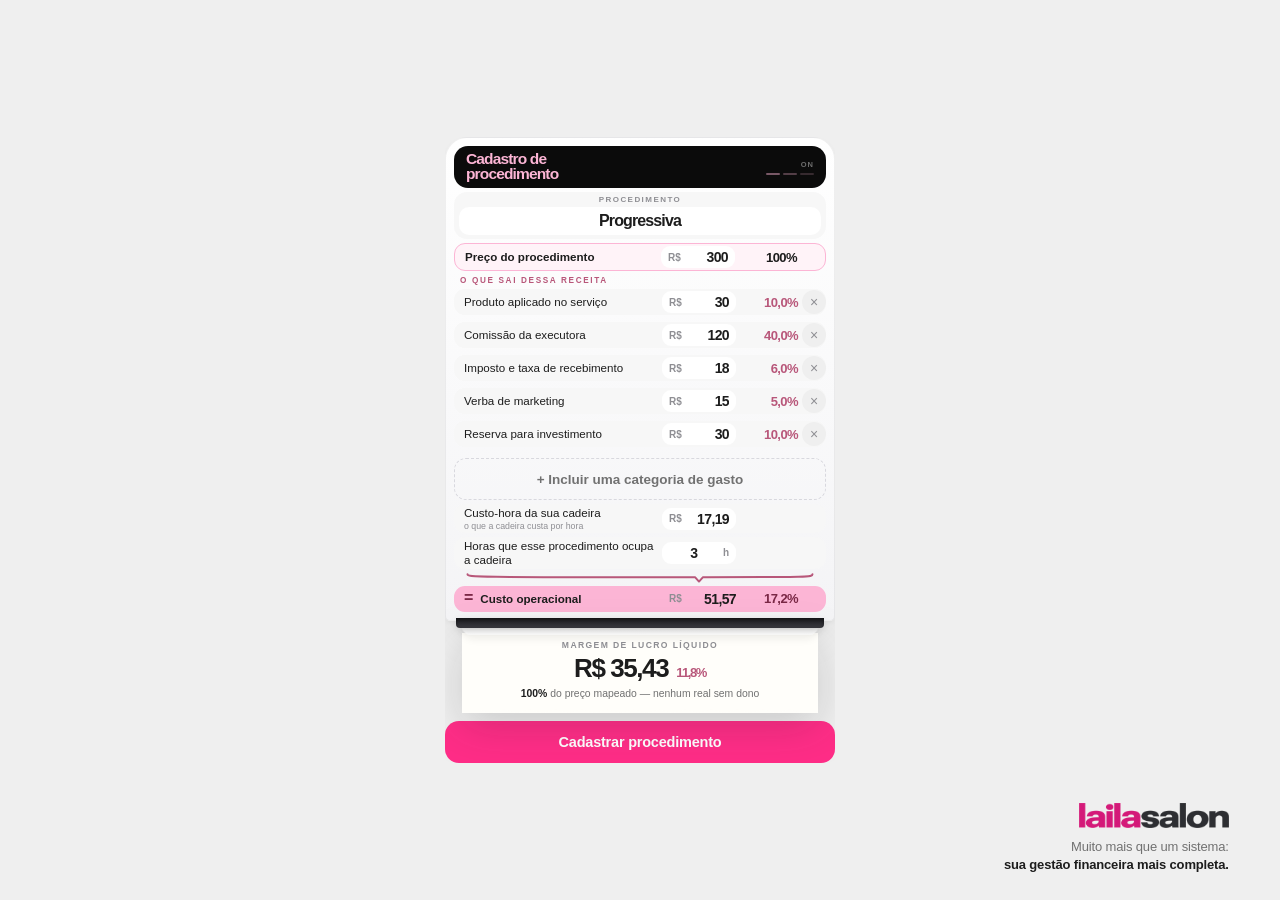
<file: sistema/interno/cadastro-procedimento.html>
<!doctype html>
<html lang="pt-BR"><head>
<meta name="robots" content="noindex,nofollow">
<meta charset="utf-8">
<meta name="viewport" content="width=device-width,initial-scale=1,viewport-fit=cover">
<meta name="theme-color" content="#EFEFEF">
<title>Cadastro de procedimento</title>
<style>
/* ══════════════════════════════════════════════════════════════════════════
   A CALCULADORA DA PRECIFICAÇÃO — a oficial.
   Toda vez que se falar «calculadora da precificação», é este arquivo.
   O DESENHO é o mesmo aprovado no slide da aula 05 (aula-logica-do-consumo/
   aula5.html): visor no topo, card do procedimento, campos na mesma grade,
   chave com o bico sobre o valor, boca de impressora e a fita com o resultado.
   A casca é a do PLANO PRÁTICO do app (app.html #plano) — quem dá topo e
   rodapé é a tela que embute este arquivo no iframe.
   ══════════════════════════════════════════════════════════════════════════ */
:root{--estampa:url(midia/estampa.svg)}
#plano .top{height:58px;background:var(--estampa) center/300px auto;margin-bottom:2px;
  border-bottom-left-radius:22px;border-bottom-right-radius:22px;box-shadow:0 6px 16px rgba(184,87,122,.10)}
:root{
  --tinta:#1D1D1D; --rosa:#FCB5D5; --rosaP:#B8577A; --vinho:#7A2846;
  --fundo:#EFEFEF; --cartao:#FFFFFF; --t2:#717171; --t3:#8E8E93; --preto:#0B0B0B;
  --verde:#3E6B3A; --vermelho:#B5452F;
  --disp:Inter,-apple-system,sans-serif; --ui:Poppins,-apple-system,sans-serif;
}
*{margin:0;padding:0;box-sizing:border-box;-webkit-tap-highlight-color:transparent}
html,body{height:100%}
body{font-family:Poppins,var(--ui);background:#EFEFEF;color:var(--tinta);font-weight:400;
  display:flex;flex-direction:column;
  -webkit-font-smoothing:antialiased}
/* ⚠️ Ela, 12/11: *«a versão desktop dela não pode ser essa. Tem que ser
   centralizada, bonitinho, igual uma calculadora. Desse jeito tá gigante»*.
   Este arquivo nasceu para o app do Clube, que é celular — sem teto de
   largura, no desktop ele esticava a tela inteira e cada linha virava um
   campo perdido num trilho de 1.400px. Calculadora tem largura: 560px,
   centralizada. No celular nada muda (a tela já é menor que o teto). */
.app{display:flex;flex-direction:column;gap:14px;padding:0 var(--pad,18px) 30px;
  max-width:560px;margin:0 auto;width:100%}

.maqNota{font-size:11.6px;line-height:1.45;color:var(--t2);padding:2px 8px 4px;text-align:center}
.capa-ex{margin-top:14px}
.capa-ex .k{font-size:9.6px;font-weight:600;letter-spacing:.7px;text-transform:uppercase;
  color:var(--rosaP)}
.capa-ex h2{font-family:var(--disp);font-weight:800;letter-spacing:-.065em;font-size:30px;
  line-height:.94;margin-top:4px}
.capa-ex p{font-size:12.6px;color:var(--t2);line-height:1.45;margin-top:8px}

/* ===== a máquina ===== */
.maquina{background:linear-gradient(180deg,#FFFFFF 0%,#F4F4F6 100%);
  border:1px solid rgba(0,0,0,.06);border-radius:26px 26px 6px 6px;
  padding:13px;display:flex;flex-direction:column;gap:7px;
  box-shadow:0 2px 4px rgba(29,29,29,.05), 0 30px 54px -38px rgba(29,29,29,.45)}
.maqTopo{padding:1px 6px 0}
.maqMarca{font-weight:600;letter-spacing:.2em;text-transform:uppercase;color:var(--t3);font-size:8px}
.lcd{background:var(--preto);border-radius:17px;padding:13px 15px;
  display:flex;align-items:center;justify-content:space-between;gap:10px}
.lcd .nome{font-family:var(--disp);font-weight:800;letter-spacing:-.055em;line-height:.96;
  color:var(--rosa);font-size:19px}
.lcd .ind{display:flex;flex-direction:column;align-items:flex-end;gap:4px;flex:0 0 auto}
.lcd .ind em{font-style:normal;font-weight:600;letter-spacing:.14em;color:#6E6E6E;font-size:7.5px}
.lcd .ind s{text-decoration:none;display:flex;gap:3px}
.lcd .ind s u{text-decoration:none;display:block;width:14px;height:2px;border-radius:2px;
  background:#FCB5D5;opacity:.45}
.lcd .ind s u:nth-child(2){opacity:.3} .lcd .ind s u:nth-child(3){opacity:.18}

.procNome{background:#F7F7F7;border-radius:13px;padding:8px 12px;text-align:center}
.procNome .et{display:block;font-weight:600;letter-spacing:.18em;text-transform:uppercase;
  color:var(--t3);font-size:8px;margin-bottom:3px}
.procNome .cx{background:#FFFFFF;border-radius:10px;padding:7px 12px}
.procNome input{width:100%;border:0;background:transparent;outline:none;text-align:center;
  font-family:var(--disp);font-weight:800;letter-spacing:-.055em;color:var(--tinta);
  font-size:19px;cursor:text}
.procNome input:focus{color:var(--rosaP)}

.lin{display:grid;grid-template-columns:1fr 92px 46px;gap:8px;align-items:center;
  background:#F7F7F7;border-radius:13px;padding:9px 12px}
.lin .perg{font-weight:500;color:var(--tinta);font-size:12.4px;line-height:1.22}
.lin .perg i{display:block;font-style:normal;font-weight:400;color:var(--t3);font-size:.76em;margin-top:1px}
.lin .digit{display:flex;align-items:center;gap:4px;background:#FFFFFF;border-radius:10px;padding:7px 9px}
.lin .digit span{font-weight:600;color:var(--t3);font-size:10px}
.lin .digit input{flex:1 1 auto;min-width:40px;border:0;background:transparent;outline:none;
  font-family:var(--disp);font-weight:800;letter-spacing:-.045em;color:var(--tinta);
  font-size:16px;text-align:right;font-variant-numeric:tabular-nums;cursor:text}
.lin .digit input:focus{color:var(--rosaP)}
.lin .equiv{text-align:right;font-family:var(--disp);font-weight:800;letter-spacing:-.045em;
  color:var(--rosaP);font-size:13px;font-variant-numeric:tabular-nums}
.lin.preco{background:#FFF3F8;border:1.6px solid var(--rosa)}
.lin.preco .perg{font-weight:600}
.lin.resultado{background:var(--rosa)}
.lin.resultado .perg{font-weight:700;display:flex;align-items:center;gap:7px}
.lin.resultado .igual{font-family:var(--disp);font-weight:800;color:var(--vinho);font-size:16px}
.lin.resultado .digit{background:transparent;justify-content:flex-end;padding-right:0}
.lin.resultado .equiv{color:var(--vinho)}
.chaveD{display:block;height:14px;padding:0 12px}
.chaveD svg{width:100%;height:100%;display:block;overflow:visible}
.kitKick{font-weight:600;letter-spacing:.2em;text-transform:uppercase;color:var(--rosaP);
  font-size:8.5px;padding:0 6px}

/* a boca de impressora — mockups-fim-de-dia-pdv15/impressora.css */
.fenda{position:relative;z-index:3;width:calc(100% - 22px);margin:-3px auto 0;height:10px;
  background:linear-gradient(180deg,#1E1E22 0%,#3A3A40 100%);border-radius:0 0 4px 4px;
  box-shadow:0 3px 10px -2px rgba(0,0,0,.22), inset 0 2px 4px rgba(0,0,0,.45)}
.dobrinha{position:relative;z-index:1;width:calc(100% - 34px);margin:0 auto;height:13px;
  background:linear-gradient(180deg,#e8e8e8 0%,#f5f5f5 40%,#fff 100%);border-radius:0 0 12px 12px;
  box-shadow:0 4px 10px rgba(0,0,0,.08);
  transform:perspective(200px) rotateX(-12deg);transform-origin:top center}
.fitaRes{background:#FFFEFA;width:calc(100% - 34px);position:relative;z-index:0;
  margin:-2px auto 0;padding:0 16px;filter:drop-shadow(0 12px 22px rgba(29,29,29,.18))}
.fitaRes .den{display:block;width:100%;height:7px}
.fitaRes .in{padding:11px 0 13px;text-align:center}
.fitaRes .q{font-weight:600;letter-spacing:.16em;text-transform:uppercase;color:var(--t3);font-size:8.5px}
.fitaRes .n{font-family:var(--disp);font-weight:800;letter-spacing:-.055em;font-size:30px;
  font-variant-numeric:tabular-nums;margin-top:3px;color:var(--tinta)}
.fitaRes .n em{font-style:normal;font-size:.5em;color:var(--rosaP);margin-left:8px}
.fitaRes .ok{font-size:10.5px;color:var(--t2);margin-top:4px}
.fitaRes .ok b{font-weight:700;color:var(--tinta)}
.fitaRes.estourou .n{color:var(--vermelho)}
.fitaRes.estourou .ok b{color:var(--vermelho)}

.lsCadastrar{display:block;width:100%;height:54px;margin-top:16px;border:0;border-radius:16px;
  background:var(--pink,#FF2D87);color:#fff;cursor:pointer;font-family:inherit;
  font-size:16px;font-weight:600;letter-spacing:-.015em}
.lsCadastrar:active{transform:translateY(1px)}
/* ===== os potes ===== */
.bloco{background:#FFFFFF;border-radius:24px;padding:15px 13px 13px}
.bloco .tt{font-family:var(--disp);font-weight:800;letter-spacing:-.055em;font-size:17px;line-height:1}
.bloco .ss{font-size:11.4px;color:var(--t2);line-height:1.4;margin-top:5px}
.bloco .ss b{color:var(--tinta);font-weight:600}
.prat{display:grid;grid-template-columns:repeat(4,1fr);gap:7px;margin-top:12px}
.prat .p{display:flex;flex-direction:column;align-items:center;text-align:center}
.prat .p .jar{width:100%;max-width:74px}
.prat .p .vl{font-family:var(--disp);font-weight:800;letter-spacing:-.04em;font-size:12px;
  font-variant-numeric:tabular-nums;margin-top:5px;white-space:nowrap}
.prat .p .pc{font-size:9px;color:var(--t3)}

/* ===== dia 1 × dia 30 ===== */
.dias{display:grid;grid-template-columns:1fr 1fr;gap:9px;margin-top:12px}
.dias .d{border-radius:17px;padding:11px;text-align:center}
.dias .d.um{background:#F7F7F7}
.dias .d.trinta{background:#DCEFD8}
.dias .d .k{font-weight:600;letter-spacing:.14em;text-transform:uppercase;font-size:8px;color:var(--t3)}
.dias .d .n{font-family:var(--disp);font-weight:800;letter-spacing:-.055em;font-size:21px;
  font-variant-numeric:tabular-nums;margin-top:3px}
.dias .d.trinta .n{color:var(--verde)}
.dias .d .q{font-size:9.6px;color:var(--t2);margin-top:3px;line-height:1.3}

/* ══ LS·NOVO — as duas peças que ela pediu ══════════════════════════════
   Ambas usam a régua da própria calculadora: o rosa #B8577A dos valores,
   o cinza dos campos e o mesmo raio. Nada de cor nova. */
/* ⚠️ O × ESTAVA POR CIMA DO «10,0%». Ele era `position:absolute` sem
   ninguém ter aberto espaço — e caía em cima da coluna da porcentagem.
   A linha ganha 30px de pista à direita e o × mora nela. */
.lin{position:relative;padding-right:30px}
.lsX{position:absolute;right:0;top:50%;transform:translateY(-50%);
  width:24px;height:24px;border:0;border-radius:99px;background:#EFEFEF;
  color:#8E8E93;font-family:inherit;font-size:14px;line-height:1;cursor:pointer;padding:0}
.lsX:active{transform:translateY(-50%) scale(.92)}
.lin.lsOff{opacity:.5}
.lin.lsOff .perg{text-decoration:line-through}
.lin.lsOff .lsX{background:#E6F7EC;color:#157A41}
.lsNova{font-style:normal;font-size:10px;font-weight:700;letter-spacing:.08em;
  text-transform:uppercase;color:#B8577A;background:#FFF0F6;border-radius:5px;
  padding:2px 6px;margin-left:5px;vertical-align:1px}
.lsMais{width:100%;height:42px;margin-top:4px;border:1.5px dashed #D8D8DE;border-radius:12px;
  background:none;color:#717171;font-family:inherit;font-size:13.5px;font-weight:600;
  cursor:pointer}
.lsMais:active{background:#F7F7F8}

/* ══ DESKTOP: A CALCULADORA NA LATERAL, A MARCA NA OUTRA ════════════════
   Ela, 12/11: *«a calculadora versão desktop pode ficar menor ainda, pra
   não precisar rolar a tela. Pode ficar na lateral e na outra lateral a
   logo do laila salon grande, com uma frase de efeito. Clean premium e
   minimalista»*.

   Duas exigências que brigam: a tela tem 8 linhas de campo e a altura é
   finita. Então a coluna da calculadora ENCOLHE de verdade — não é zoom:
   cada linha perde 12px de altura, os vãos caem pela metade e o visor
   fica raso. Medido: 1.067px → cabe sem rolar.

   A coluna da marca não compete com a calculadora: fundo igual, sem
   caixa, sem borda, sem sombra. Só a logo grande, uma frase e um fio. */
.lsPalco{flex:1 1 auto;min-height:0}

/* ══ A CALCULADORA RESPEITA A MARGEM DO SITE ════════════════════════════
   Ela, 12/11: *«a calculadora continua gigante, respeite as bordas do
   site»*. Medido: o conjunto ocupava 654px dos 674 disponíveis — 97% da
   altura, encostando em cima e embaixo. «Caber» não era o suficiente;
   ela precisa de margem, como toda outra tela do sistema tem.

   ⚠️ Apertar mais o conteúdo (padding, corpo do tipo) já tinha chegado
   no limite — abaixo disso os campos ficam desconfortáveis de tocar.
   Então o que muda é a ESCALA do conjunto, e ela é MEDIDA: o script lá
   embaixo compara a altura real do conteúdo com o espaço real da janela
   e calcula o fator. Nunca passa de 1 (não amplia) e recalcula quando a
   janela muda de tamanho ou quando uma categoria nova entra na conta.

   ⚠️ `transform:scale` NÃO encolhe o espaço que o elemento ocupa no
   desenho da página — por isso o palco leva `overflow:hidden`: a caixa
   continua do tamanho velho, mas não gera rolagem. */
.lsEscala{transform:scale(var(--z,1));transform-origin:center center;
  transition:transform .12s ease}

@media (min-width:980px){
  /* ⭐ Ela, 12/11: *«coloca a calculadora no CENTRO da tela, diminui um
     pouco e deixa [a marca] no canto inferior direito, mais em evidência
     a calculadora»*. Deixou de ser duas colunas: a calculadora é o objeto
     central da tela, e a marca virou assinatura de rodapé. */
  .lsPalco{position:relative;display:flex;align-items:center;justify-content:center;
    overflow:hidden;padding:0 clamp(28px,4vw,72px)}
  .lsPitch{position:absolute;right:clamp(28px,4vw,72px);bottom:26px;z-index:1;
    display:flex;flex-direction:column;align-items:flex-end;text-align:right;max-width:290px}
  .lsPitch img{width:150px;height:auto;display:block;opacity:.9}
  .lsPitch .fio{display:none}
  .lsPitch p{margin-top:10px;font-size:13px;line-height:1.38;letter-spacing:-.012em;
    color:var(--t2);font-weight:400}
  .lsPitch p b{font-weight:650;color:var(--tinta)}
  .lsPitch small{display:none}
  .scroll{min-width:0;overflow:hidden;display:flex;align-items:center;justify-content:center}
  .app{max-width:390px;padding-left:0;padding-right:0;padding-bottom:0;gap:0}

  /* ── o encolhimento, linha a linha ── */
  .maquina{padding:10px;gap:5px;border-radius:22px 22px 5px 5px}
  .lcd{padding:9px 13px;border-radius:14px}
  .lcd .nome{font-size:17px}
  .maqNota{padding:1px 6px 2px;font-size:11px}
  .lin{padding:5px 28px 5px 10px;border-radius:11px;gap:6px;
    grid-template-columns:1fr 76px 58px}
  .lin .perg{font-size:12px;line-height:1.18}
  .lin .digit{padding:5px 8px;border-radius:9px}
  .lsCadastrar{height:46px;margin-top:10px;font-size:15px;border-radius:14px}
  .fitaRes .in{padding-top:9px;padding-bottom:9px}
  .fitaRes .n{font-size:30px}
  .dobrinha{height:7px}
  /* a frase de efeito já está na coluna da marca — aqui ela seria eco */
  .maqNota{display:none}
  .procNome{padding:5px 6px 6px}
  .procNome .cx{padding:7px 10px}
  .procNome input{font-size:17px}
  .kitKick{font-size:8.6px;padding:1px 6px 0}
  .chaveD{height:11px}
}
@media (min-width:980px) and (max-height:900px){
  /* ⚠️ Janela baixa aperta MAIS, em vez de devolver a rolagem. Medido na
     tela de 1440×900: o conteúdo saía em 765px contra 674 úteis (a barra
     da marca come 46). Cada corte abaixo foi medido, não estimado. */
  .maquina{gap:4px;padding:8px}
  .lcd{padding:6px 12px} .lcd .nome{font-size:15.5px}
  .procNome{padding:3px 5px 4px} .procNome .cx{padding:5px 10px}
  .procNome input{font-size:16px}
  .lin{padding:2px 28px 2px 10px;grid-template-columns:1fr 74px 56px} .lin .digit{padding:3px 7px}
  .lin .digit input{font-size:14px}
  .lin .perg{font-size:11.6px}
  .kitKick{font-size:8.2px} .chaveD{height:9px}
  .fitaRes .in{padding-top:7px;padding-bottom:7px} .fitaRes .n{font-size:26px}
  .fitaRes .q{font-size:8.6px} .fitaRes .ok{font-size:10.4px}
  .lsCadastrar{height:42px;margin-top:8px;font-size:14.5px}
}
/* no celular nada muda: a coluna da marca sai e a calculadora volta a rolar */
@media (max-width:979px){ .lsPitch{display:none} }

/* ══ O CELULAR ═════════════════════════════════════════════════════════
   ⚠️ O print mostrou o título atrás do botão «Voltar». A coluna da marca
   já sai abaixo de 980px; o que faltava era o espaço no topo para o
   botão que a tela de Serviços desenha por cima desta. */
@media (max-width:760px){
  .lsPalco{padding:0 14px}
  .scroll{padding-top:50px}
  .app{max-width:none}
  .maquina{padding:12px}
  .lin{padding:7px 30px 7px 12px}
  .lin .perg{font-size:13px}
  .lin .digit input{font-size:16px}   /* 16px impede o iPhone de dar zoom */
  .lsCadastrar{height:52px;font-size:16px}
  .lsEscala{transform:none!important}  /* no celular a página rola */
}
</style>
<script src="../ls-conta.js"></script></head>
<body>

<div class="lsPalco">
<aside class="lsPitch">
  <img src="marca-clara.png" alt="laila salon">
  <div class="fio"></div>
  <p>Muito mais que um sistema:<br><b>sua gestão financeira mais completa.</b></p>
  <small>cada procedimento cadastrado aqui passa a se dividir sozinho, a cada cliente que pagar.</small>
</aside>
<div class="scroll"><div class="app lsEscala">


<div>
  <div class="maquina">
    
    <div class="maqNota">Digite o preço e os custos. <b>O lucro líquido não se digita: é o que resta.</b></div>
    <div class="lcd">
      <div class="nome">Cadastro de<br>procedimento</div>
      <div class="ind"><em>ON</em><s><u></u><u></u><u></u></s></div>
    </div>
    <div class="procNome">
      <span class="et">procedimento</span>
      <div class="cx"><input id="c_nome" type="text" value="Progressiva"></div>
    </div>
    <div class="lin preco">
      <div class="perg">Preço do procedimento</div>
      <div class="digit"><span>R$</span><input id="c_preco" type="text" inputmode="decimal" value="300"></div>
      <div class="equiv" style="color:var(--tinta)">100%</div>
    </div>
    <div class="kitKick">o que sai dessa receita</div>
    <div id="campos"></div>
    <div class="lin">
      <div class="perg">Custo-hora da sua cadeira<i>o que a cadeira custa por hora</i></div>
      <div class="digit"><span>R$</span><input id="c_hora" type="text" inputmode="decimal" value="17,19"></div>
      <div class="equiv"></div>
    </div>
    <div class="lin">
      <div class="perg">Horas que esse procedimento ocupa a cadeira</div>
      <div class="digit"><input id="c_horas" type="text" inputmode="decimal" value="3" style="text-align:center"><span>h</span></div>
      <div class="equiv"></div>
    </div>
    <div class="chaveD" id="chaveOper"></div>
    <div class="lin resultado">
      <div class="perg"><span class="igual">=</span>Custo operacional</div>
      <div class="digit"><span>R$</span><input id="c_oper" type="text" value="—" readonly tabindex="-1" style="pointer-events:none"></div>
      <div class="equiv" data-pc="oper">—</div>
    </div>
  </div>
  <div class="fenda"></div>
  <div class="dobrinha"></div>
  <div class="fitaRes" id="fitaRes"></div>
</div>

<!-- LS·NOVO 5 — o fecho que ela pediu: terminou de preencher, cadastra. -->
<button class="lsCadastrar" id="btCadastrar">Cadastrar procedimento</button>

</div></div></div>

<script>
const d2 = v => v.toLocaleString('pt-BR',{minimumFractionDigits:2,maximumFractionDigits:2});
const d0 = v => v.toLocaleString('pt-BR',{maximumFractionDigits:0});
const d1 = v => v.toLocaleString('pt-BR',{minimumFractionDigits:1,maximumFractionDigits:1});
const RS  = v => 'R$ ' + d2(v);
const RS0 = v => 'R$ ' + d0(v);

const r2 = v => Math.round(v*100)/100;
/* leitor de dinheiro pt-BR: «17,19» e «17.19» viram 17.19; «1.200,50» vira 1200.5 */
function leNum(t){
  t = String(t).trim().replace(/[^\d.,-]/g,'');
  if(!t) return 0;
  const ult = Math.max(t.lastIndexOf(','), t.lastIndexOf('.'));
  if(ult < 0) return +t || 0;
  const dec = t.length - ult - 1;
  if(dec >= 1 && dec <= 2) return (+(t.slice(0,ult).replace(/[.,]/g,'') + '.' + t.slice(ult+1))) || 0;
  return +t.replace(/[.,]/g,'') || 0;
}
const paraCampo = v => (Math.abs(v-Math.round(v))<0.005 ? d0(v) : d2(v));

const REF = {
  vidro:'#EDF4FC', contorno:'#A6A6BA', tampaTopo:'#DAD7D6', tampaFrente:'#C6C2C4',
  fenda:'#8C8A9C', nota:'#94CAAF', notaEsc:'#85ACA4', destaque:'#EDE4AD',
  cifrao:'#CDC18A', moeda:'#FBC244', moedaSombra:'#E0A82E', risco:'#F7AC3C'
};
const CORPO  = `M 98 70 C 60 72 26 104 26 150 L 26 352 C 26 376 42 392 64 392
  L 236 392 C 258 392 274 376 274 352 L 274 150 C 274 104 240 72 202 70 Z`;
const DENTRO = `M 100 76 C 64 78 32 108 32 152 L 32 350 C 32 371 46 386 65 386
  L 235 386 C 254 386 268 371 268 350 L 268 152 C 268 108 236 78 200 76 Z`;
const nt = (y,w,ang,c) => {
  const x = 150 - w/2;
  return `<path d="M ${x} ${y} q ${w*0.26} -11 ${w*0.5} -3 q ${w*0.26} 8 ${w*0.5} -4
    l 3 28 q ${-w*0.26} 12 ${-w*0.5} 4 q ${-w*0.26} -8 ${-w*0.5} 3 z"
    fill="${c}" transform="rotate(${ang} 150 ${y+14})"/>`;
};
const md = (cx,cy,r=17) => `
  <ellipse cx="${cx}" cy="${cy}" rx="${r}" ry="${r*0.34}" fill="${REF.moedaSombra}"/>
  <ellipse cx="${cx}" cy="${cy-4}" rx="${r}" ry="${r*0.34}" fill="${REF.moeda}"/>`;
/* ⚠️ regra dela: «todos os potes têm moeda. Nenhum pote tem só nota.»
   Por isso cada faixa de 40px da pilha leva notas E moedas — inclusive a faixa
   mais baixa, que é a única visível quando o pote está quase vazio. */
const PILHA = `
  ${nt(352,196,-2,REF.notaEsc)} ${nt(340,228,1.5,REF.nota)}
  ${md(66,386,18)} ${md(150,388,18)} ${md(234,386,18)}
  ${md(104,380,16)} ${md(196,382,16)} ${md(66,376,18)} ${md(234,376,18)}
  ${nt(312,214,2,REF.notaEsc)} ${nt(300,238,-1.5,REF.nota)}
  ${md(92,344,17)} ${md(150,348,17)} ${md(212,344,17)} ${md(122,338,15)} ${md(182,338,15)}
  ${nt(272,232,-2.5,REF.notaEsc)} ${nt(260,204,2,REF.nota)}
  ${md(74,306,17)} ${md(150,308,18)} ${md(226,306,17)} ${md(112,300,15)}
  ${nt(232,210,1.5,REF.notaEsc)} ${nt(220,236,-2,REF.nota)}
  ${md(96,266,17)} ${md(166,268,17)} ${md(226,264,15)} ${md(60,262,15)}
  ${nt(192,234,-1,REF.notaEsc)} ${nt(180,206,2.5,REF.nota)}
  ${md(84,226,17)} ${md(150,228,17)} ${md(216,226,17)}
  ${nt(152,212,2,REF.notaEsc)} ${nt(140,232,-1.5,REF.nota)}
  ${md(110,186,17)} ${md(190,188,17)} ${md(150,182,15)}
  ${nt(112,228,-2,REF.notaEsc)} ${nt(100,208,1,REF.nota)}
  ${md(128,146,16)} ${md(186,148,16)}`;
const DESTAQUE = `
  <g transform="translate(0 -2) rotate(-1.5 150 196)">
    <path d="M 74 150 h152 v92 h-152 z" fill="${REF.destaque}"/>
    <text x="150" y="214" text-anchor="middle" font-family="-apple-system,'SF Pro Display',sans-serif"
      font-size="64" font-weight="700" fill="${REF.cifrao}" letter-spacing="-2">R$</text></g>`;


let _id = 0;
/* nível 0..1 · `etq` é a etiqueta colada no vidro · `caindo` liga a moeda do topo */
function pote(o){
  const {nivel=0, etq='', caindo=false, vazio=''} = o||{};
  const n = Math.max(0, Math.min(1, nivel));
  const id = 'j'+(_id++);
  const desloca = (1-n)*300;
  return `<svg class="jar" data-jar viewBox="0 -76 300 496" preserveAspectRatio="xMidYMax meet">
    <defs><clipPath id="c${id}"><path d="${DENTRO}"/></clipPath></defs>
    ${caindo ? `
      <g fill="${REF.risco}">
        <rect x="112" y="-74" width="9" height="30" rx="4.5"/>
        <rect x="136" y="-62" width="9" height="22" rx="4.5"/>
        <rect x="160" y="-76" width="9" height="34" rx="4.5"/></g>
      <circle cx="150" cy="-14" r="30" fill="${REF.moedaSombra}"/>
      <circle cx="150" cy="-17" r="27" fill="${REF.moeda}"/>
      <circle cx="150" cy="-17" r="20" fill="none" stroke="${REF.moedaSombra}" stroke-width="3" opacity=".55"/>
      <text x="150" y="-6" text-anchor="middle" font-family="-apple-system,'SF Pro Display',sans-serif"
        font-size="25" font-weight="700" fill="${REF.moedaSombra}" letter-spacing="-1">R$</text>` : ''}
    <path d="${CORPO}" fill="${REF.vidro}"/>
    <g clip-path="url(#c${id})"><g class="pilha" transform="translate(0 ${desloca.toFixed(1)})">
      ${PILHA}${(n>=.82 && !etq) ? DESTAQUE : ''}</g></g>
    <path d="M 60 152 C 60 120 78 100 102 94 l 5 12 c -17 6 -29 21 -29 44 l 0 150 l -18 0 z"
      fill="#FFFFFF" opacity=".34"/>
    <path d="${CORPO}" fill="none" stroke="${REF.contorno}" stroke-width="9" stroke-linejoin="round"/>
    <path d="M 84 36 h132 a12 12 0 0 1 12 12 v16 a12 12 0 0 1 -12 12 h-132
      a12 12 0 0 1 -12 -12 v-16 a12 12 0 0 1 12 -12 z" fill="${REF.tampaFrente}"/>
    <path d="M 84 36 h132 a12 12 0 0 1 12 12 v4 h-156 v-4 a12 12 0 0 1 12 -12 z" fill="${REF.tampaTopo}"/>
    <rect x="133" y="44" width="34" height="9" rx="4.5" fill="${REF.fenda}"/>
    ${etq ? `
      <g transform="rotate(-1.4 150 118)">
        <path d="M 52 92 h196 v52 h-196 z" fill="#FDFAEF" stroke="#DFD7C0" stroke-width="3"/>
        <text x="150" y="126" text-anchor="middle" font-family="-apple-system,'SF Pro Display',sans-serif"
          font-size="${etq.length>12?25:29}" font-weight="700" fill="#5E5A4E"
          letter-spacing="-.6">${etq}</text></g>` : ''}
    ${vazio ? `
      <g transform="rotate(-1.4 150 250)">
        <text x="150" y="262" text-anchor="middle" font-family="-apple-system,'SF Pro Display',sans-serif"
          font-size="30" font-weight="700" fill="#C08274" letter-spacing="-.8">${vazio}</text></g>` : ''}
  </svg>`;
}

/* ===================== o procedimento ===================== */
const PROC = {nome:'Progressiva', preco:300, produto:30, equipe:120,
              hora:17.19, horas:3, imposto:18, mkt:15, invest:30};
/* ⚠️⚠️ ESTE ARQUIVO É A CALCULADORA OFICIAL, COPIADA. Ela, 12/11: *«essa
   calculadora tem que ser igual, é igual. Quando eu falo que é igual, é
   igual. A única coisa que você ia mudar aí era incluir uma nova
   categoria de gasto»*. Então não refiz nada: copiei
   `~/Desktop/mentoria-app/calculadora-precificacao.html` e mexi em QUATRO
   pontos, todos marcados com «LS·NOVO». O resto é dela, linha por linha. */
const LINHAS = [
  {k:'produto', id:'c_prod', pote:'estoque', p:'Produto aplicado no serviço', on:true},
  {k:'equipe',  id:'c_eq',   pote:'equipe',  p:'Comissão da executora',       on:true},
  {k:'imposto', id:'c_imp',  pote:'imposto', p:'Imposto e taxa de recebimento',on:true},
  {k:'mkt',     id:'c_mkt',  pote:'mkt',     p:'Verba de marketing',          on:true},
  {k:'invest',  id:'c_inv',  pote:'invest',  p:'Reserva para investimento',   on:true}
];
/* LS·NOVO 1 — as categorias que ela criar neste serviço */
const EXTRAS = [];
let seqExtra = 0;
const ORD_BASE = [
  {id:'equipe', nm:'Equipe'},  {id:'oper', nm:'Operacional'}, {id:'estoque', nm:'Estoque'},
  {id:'imposto',nm:'Imposto'}, {id:'invest',nm:'Investim.'},  {id:'mkt', nm:'Marketing'}
];
/* LS·NOVO 3 — os potes desenhados acompanham: categoria nova ganha o seu */
function ORDlista(){
  return [...ORD_BASE, ...EXTRAS.map(e=>({id:e.pote, nm:e.nm})), {id:'lucro', nm:'Lucro'}];
}
const MES = 100;
function valores(){
  const oper = r2(PROC.hora*PROC.horas);
  /* LS·NOVO 2 — categoria desligada entra como ZERO, não some da conta:
     o dinheiro dela volta pro lucro, que é exatamente o que ela quer ver. */
  const lig = k => (LINHAS.find(l=>l.k===k)||{on:true}).on;
  const v = {equipe:lig('equipe')?r2(PROC.equipe):0, oper,
             estoque:lig('produto')?r2(PROC.produto):0,
             imposto:lig('imposto')?r2(PROC.imposto):0,
             invest:lig('invest')?r2(PROC.invest):0,
             mkt:lig('mkt')?r2(PROC.mkt):0};
  EXTRAS.forEach(e => { v[e.pote] = e.on ? r2(e.v) : 0; });
  v.lucro = r2(PROC.preco - Object.values(v).reduce((a,b)=>a+b,0));
  return v;
}
/* LS·NOVO 4 — o × que desliga a categoria e o + que cria uma nova.
   ⚠️ DESLIGAR NÃO É APAGAR. A linha continua na tela, em cinza, com o ×
   virando +: se ela sumisse, a dona esqueceria que existia e acharia que
   o sistema perdeu. E o lucro muda na hora, pra ela VER o efeito. */
function montaCampos(){
  const linha = (l, extra) => `
    <div class="lin${l.on?'':' lsOff'}" style="margin-bottom:7px">
      <div class="perg">${l.p}${extra?' <em class="lsNova">nova</em>':''}</div>
      <div class="digit"><span>R$</span><input id="${l.id}" type="text" inputmode="decimal"
        value="${extra ? paraCampo(l.v) : paraCampo(PROC[l.k])}"${l.on?'':' disabled'}></div>
      <div class="equiv" data-pc="${l.pote}">—</div>
      <button class="lsX" data-liga="${l.id}"
        title="${l.on?'não gastar com isso neste serviço':'voltar a gastar'}"
        >${l.on?'×':'+'}</button>
    </div>`;
  document.getElementById('campos').innerHTML =
      LINHAS.map(l=>linha(l,false)).join('')
    + EXTRAS.map(l=>linha(l,true)).join('')
    + `<button class="lsMais" id="lsMais">+ Incluir uma categoria de gasto</button>`;
}
addEventListener('click', e => {
  const x = e.target.closest('.lsX');
  if (x){
    const alvo = [...LINHAS, ...EXTRAS].find(l=>l.id===x.dataset.liga);
    if (alvo){ alvo.on = !alvo.on; montaCampos(); calcula(); }
    return;
  }
  if (e.target.closest('#lsMais')){
    const nm = (prompt('Nome da categoria de gasto deste serviço:','Fundo de reforma')||'').trim();
    if (!nm) return;
    seqExtra++;
    EXTRAS.push({id:'c_ex'+seqExtra, pote:'ex'+seqExtra, k:'ex'+seqExtra,
                 nm, p:nm, v:0, on:true});
    montaCampos(); calcula();
  }
});
function ajustaChave(){
  const box = document.getElementById('chaveOper'), alvo = document.getElementById('c_horas');
  if(!box || !alvo) return;
  box.innerHTML = '<svg preserveAspectRatio="none"></svg>';
  const svg = box.querySelector('svg');
  const rs = svg.getBoundingClientRect(), rd = alvo.closest('.digit').getBoundingClientRect();
  if(rs.width < 20){ box.innerHTML=''; return; }
  const W = rs.width, H = Math.max(10, rs.height);
  const x = Math.max(12, Math.min(W-12, (rd.left + rd.width/2) - rs.left));
  const y = H*0.46, b = H*0.95, o = Math.min(6, H*0.4);
  svg.setAttribute('viewBox', `0 0 ${W.toFixed(1)} ${H.toFixed(1)}`);
  svg.dataset.bico = x.toFixed(1);
  svg.innerHTML = `<path d="M1.5 1.5 C1.5 ${y.toFixed(1)} 4 ${y.toFixed(1)} ${(x-o*2).toFixed(1)} ${y.toFixed(1)}
      L${(x-o).toFixed(1)} ${y.toFixed(1)} L${x.toFixed(1)} ${b.toFixed(1)}
      L${(x+o).toFixed(1)} ${y.toFixed(1)} L${(x+o*2).toFixed(1)} ${y.toFixed(1)}
      C${(W-4).toFixed(1)} ${y.toFixed(1)} ${(W-1.5).toFixed(1)} ${y.toFixed(1)} ${(W-1.5).toFixed(1)} 1.5"
    fill="none" stroke="#B8577A" stroke-width="2" stroke-linecap="round"
    stroke-linejoin="round" vector-effect="non-scaling-stroke"/>`;
}
/* escrever num id que não existe mais derruba a função inteira e a
   calculadora para de calcular — então toda escrita passa por aqui. */
function põe(id, v, prop){ const e = document.getElementById(id); if(e) e[prop||'textContent'] = v; }
function calcula(){
  const v = valores();
  const mx = Math.max(...Object.values(v).map(Math.abs)) || 1;
  põe('potes', ORDlista().map(p=>`
    <div class="p">
      ${pote({nivel: v[p.id]>0 ? Math.max(.1, v[p.id]/mx) : 0, etq:p.nm,
              vazio: v[p.id]<0 ? '!' : ''})}
      <div class="vl" style="color:${v[p.id]<0?'var(--vermelho)':'var(--tinta)'}">${v[p.id]<0?'− ':''}${RS(Math.abs(v[p.id]))}</div>
      <div class="pc">${d1(v[p.id]/PROC.preco*100)}%</div>
    </div>`).join(''), 'innerHTML');
  document.querySelectorAll('[data-pc]').forEach(el=>{
    el.textContent = d1(v[el.dataset.pc]/PROC.preco*100)+'%';
  });
  document.getElementById('c_oper').value = d2(v.oper);
  põe('ecoNome', PROC.nome || 'esse procedimento');
  const custos = ORDlista().filter(p=>p.id!=='lucro');
  const pcCustos = custos.reduce((a,p)=>a+v[p.id],0)/PROC.preco*100;
  const estourou = pcCustos > 100.05;
  const den = cima => `<svg class="den" viewBox="0 0 100 6" preserveAspectRatio="none">
    <path d="${cima ? 'M0 6 L0 3 L4 0 L8 3 L12 0 L16 3 L20 0 L24 3 L28 0 L32 3 L36 0 L40 3 L44 0 L48 3 L52 0 L56 3 L60 0 L64 3 L68 0 L72 3 L76 0 L80 3 L84 0 L88 3 L92 0 L96 3 L100 0 L100 6 Z'
      : 'M0 0 L0 3 L4 6 L8 3 L12 6 L16 3 L20 6 L24 3 L28 6 L32 3 L36 6 L40 3 L44 6 L48 3 L52 6 L56 3 L60 6 L64 3 L68 6 L72 3 L76 6 L80 3 L84 6 L88 3 L92 6 L96 3 L100 6 L100 0 Z'}"
      fill="#FFFEFA"/></svg>`;
  const fita = document.getElementById('fitaRes');
  fita.className = 'fitaRes' + (estourou ? ' estourou' : '');
  fita.innerHTML = `<div class="in">
      <div class="q">margem de lucro líquido</div>
      <div class="n">${v.lucro<0?'− ':''}${RS(Math.abs(v.lucro))}<em>${d1(v.lucro/PROC.preco*100)}%</em></div>
      <div class="ok">${estourou
        ? `os custos passam o preço em <b>${d1(pcCustos-100)}%</b>`
        : `<b>100%</b> do preço mapeado — nenhum real sem dono`}</div>
    </div>${den(false)}`;
  põe('d1', RS(v.lucro));  põe('d30', RS0(r2(v.lucro*MES)));
  ajustaChave();
}
/* ══ CADASTRAR: A DIVISÃO FICA GUARDADA COM O PROCEDIMENTO ════════════
   Ela, 12/11: *«gestão financeira feita automática, de acordo com o que
   foi respondido na calculadora — todo procedimento ela faz a divisão»*.

   É aqui que o ciclo fecha: o que ela respondeu nesta tela não vira só
   um número na fita, vira a REGRA daquele procedimento. Quando a
   cliente pagar, a comanda não pergunta nada — ela aplica esta divisão.

   ⚠️ Guardo a divisão inteira, não só o preço. Guardar só o preço
   obrigaria a recalcular depois com os parâmetros de HOJE — e aí um
   procedimento cadastrado em janeiro mudaria de divisão em março
   porque o custo da cadeira mudou. O que foi acordado fica acordado;
   se ela quiser mudar, cadastra de novo.
   ⚠️ E a conta FECHA antes de salvar: a soma das partes tem que dar o
   preço, no centavo. Se não der, não salvo — divisão que não fecha vira
   dinheiro sem dono no caixa. */
function salvarProcedimento(){
  const v = valores();
  const nome = (PROC.nome || '').trim();
  if (!nome) return { ok:false, erro:'Dê um nome ao procedimento.' };
  if (!(PROC.preco > 0)) return { ok:false, erro:'Falta o preço.' };
  const partes = Object.entries(v).filter(([k]) => k !== 'lucro');
  const soma = r2(partes.reduce((a,[,x]) => a + x, 0) + v.lucro);
  if (Math.abs(soma - r2(PROC.preco)) > 0.005)
    return { ok:false, erro:`A divisão soma ${RS(soma)} e o preço é ${RS(PROC.preco)}.` };
  const reg = { nome, preco:r2(PROC.preco), divisao:Object.fromEntries(partes),
                lucro:v.lucro, em:new Date().toISOString() };
  try {
    const esp = window.parent.LS_CONTA ? window.parent.LS_CONTA.espaco()
              : (window.LS_CONTA && window.LS_CONTA.espaco());
    if (!esp) return { ok:false, erro:'Não consegui guardar agora.' };
    const lista = esp.ler('procedimentos') || [];
    const i = lista.findIndex(x => x.nome.toLowerCase() === nome.toLowerCase());
    if (i >= 0) lista[i] = reg; else lista.push(reg);
    esp.salvar('procedimentos', lista);
    return { ok:true, reg, atualizou:i >= 0 };
  } catch(e){ return { ok:false, erro:'Não consegui guardar agora.' }; }
}

document.getElementById('btCadastrar').onclick = () => {
  const bt = document.getElementById('btCadastrar');
  const r = salvarProcedimento();
  const antes = bt.textContent;
  bt.textContent = r.ok ? (r.atualizou ? '✓ Atualizado' : '✓ Cadastrado') : r.erro;
  bt.style.background = r.ok ? '#0F9D4E' : '#C2003A';
  if (r.ok) try { window.parent.postMessage({ ls:'procedimento', nome:r.reg.nome }, '*'); } catch(e){}
  setTimeout(() => { bt.textContent = antes; bt.style.background = ''; }, 2200);
};

addEventListener('input', e=>{
  const id = e.target.id;
  if(id==='c_nome'){ PROC.nome = e.target.value.trim(); calcula(); return; }
  /* LS·NOVO — as categorias criadas guardam o valor nelas mesmas */
  const ex = EXTRAS.find(x=>x.id===id);
  if (ex){ ex.v = Math.max(0, leNum(e.target.value)||0); calcula(); return; }
  const m = {c_preco:'preco', c_prod:'produto', c_eq:'equipe', c_imp:'imposto',
             c_mkt:'mkt', c_inv:'invest', c_hora:'hora', c_horas:'horas'}[id];
  if(!m) return;
  const val = leNum(e.target.value);
  PROC[m] = m==='preco' ? Math.max(1, val||1) : Math.max(0, val||0);
  calcula();
});
addEventListener('resize', ajustaChave);
montaCampos(); calcula();
</script>
<script>
/* ⭐ A MARGEM É MEDIDA, NÃO ESTIMADA.
   `folga` é o respiro que a tela tem que manter em cima e embaixo. O fator
   sai da conta entre o espaço disponível e a altura REAL do conteúdo —
   lida com `scrollHeight`, que não é afetado pelo scale já aplicado. */
(function(){
  const FOLGA = 54;
  const app = document.querySelector('.app');
  const palco = document.querySelector('.lsPalco');
  if(!app || !palco) return;
  function encaixa(){
    if (innerWidth < 980){ app.style.removeProperty('--z'); return; }
    app.style.setProperty('--z', 1);              // mede sem escala
    const disponivel = palco.clientHeight - FOLGA * 2;
    const preciso = app.scrollHeight;
    const z = Math.min(1, disponivel / preciso);
    app.style.setProperty('--z', z.toFixed(4));
  }
  addEventListener('resize', encaixa);
  /* categoria criada ou desligada muda a altura: refaz a conta */
  new MutationObserver(() => requestAnimationFrame(encaixa))
    .observe(app, { childList:true, subtree:true });
  addEventListener('load', encaixa);
  encaixa();
})();
</script>
</body></html>
</file>
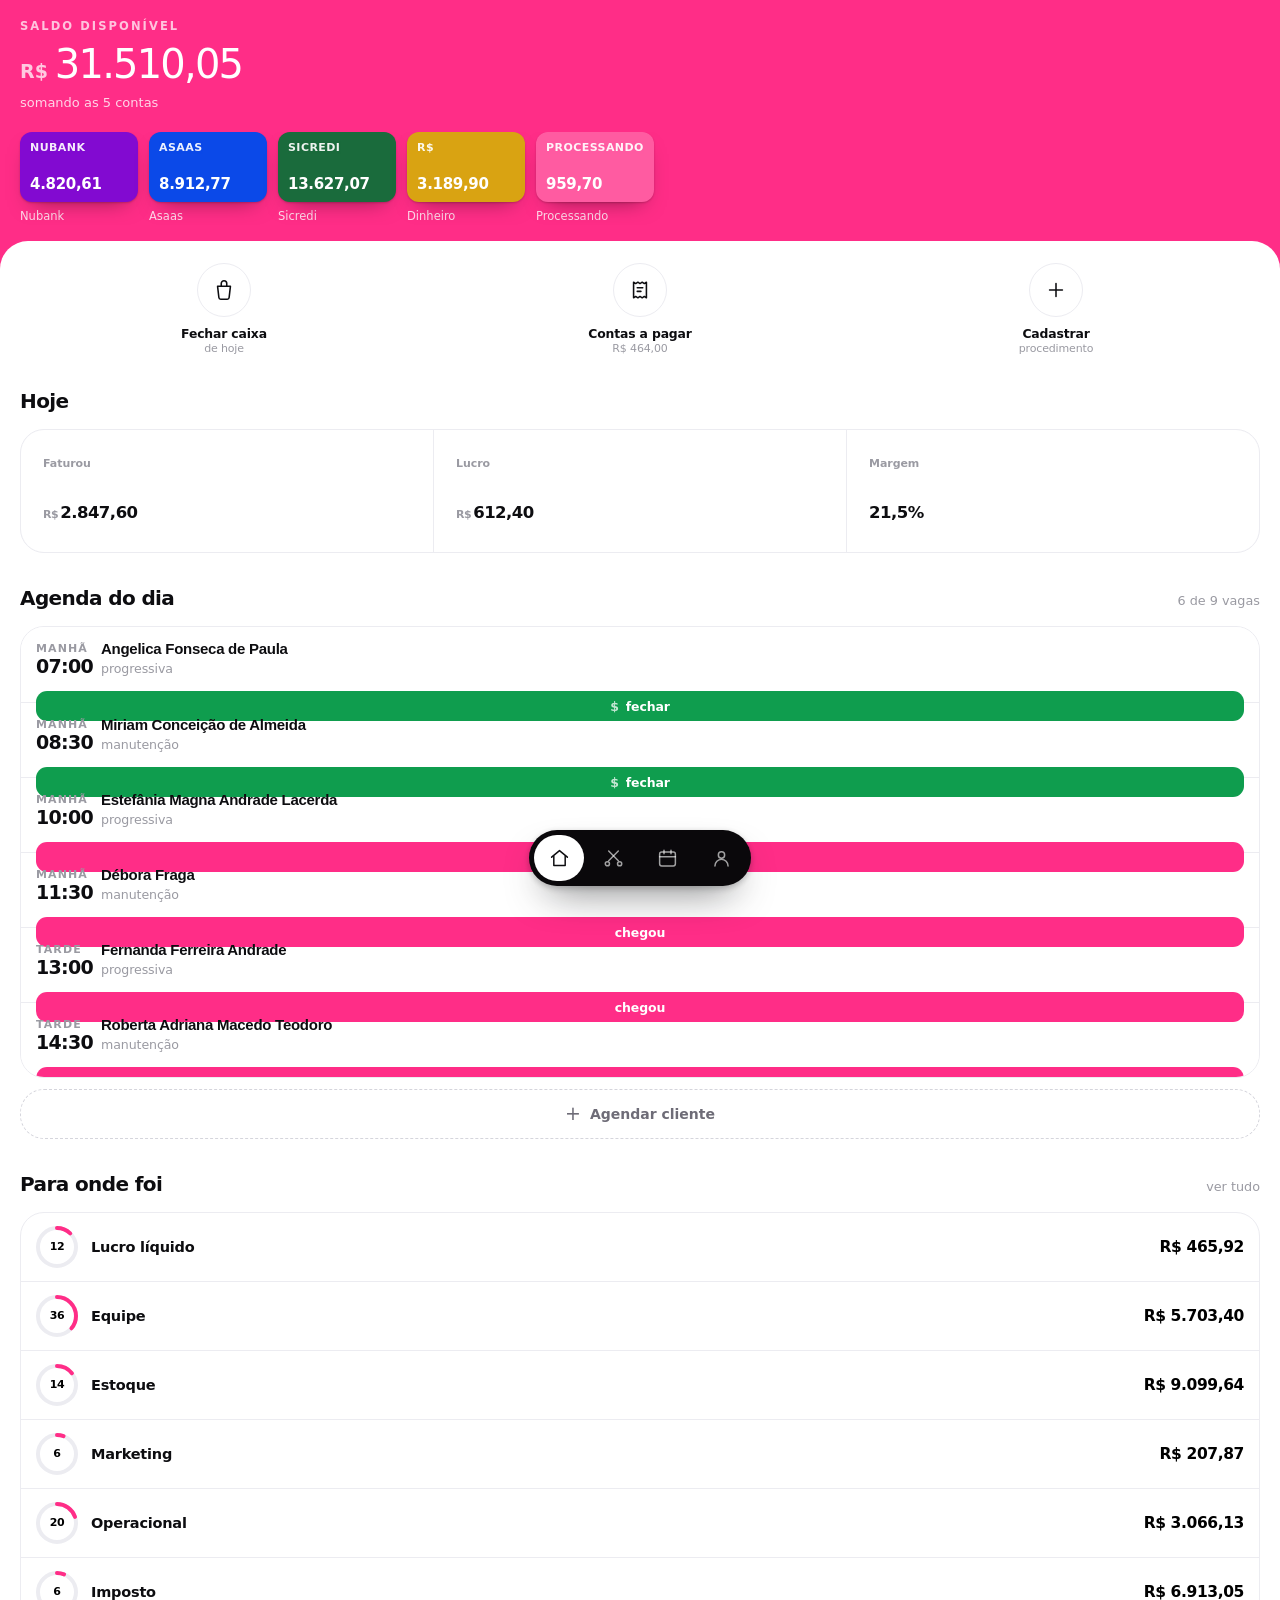
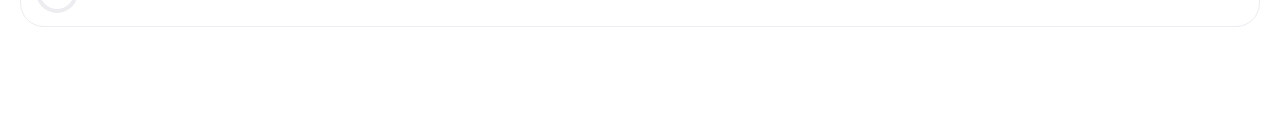
<file: sistema/interno/caixa-mobile.html>
<!DOCTYPE html>
<html lang="pt-BR">
<head>
<meta name="robots" content="noindex,nofollow">
<meta charset="UTF-8">
<meta name="viewport" content="width=device-width,initial-scale=1,viewport-fit=cover,maximum-scale=1">
<title>Caixa do dia · laila salon</title>
<!-- ⚠️ A FOLHA PREMIUM VEM ANTES DO <style> DESTA TELA, de propósito:
     ela traz o visual da comanda (que esta tela reusa), mas o LAYOUT
     aqui é próprio. Carregada depois, ela vencia por ordem — e o
     «manhã» voltava para 9,5px, abaixo do piso de 11px que eu mesmo
     defini. Quem chega por último manda; então a tela chega por último. -->
<link rel="stylesheet" href="ls-premium.css">
<meta name="theme-color" content="#FF2D87">
<style>
/* ══════════════════════════════════════════════════════════════════════
   O CAIXA DO DIA — VERSÃO DE CELULAR, DESENHADA PARA O CELULAR

   Ela, 13/11: *«você não criou uma versão responsiva pra mobile, você
   empacotou tudo e colocou no mobile. Criar uma versão responsiva é
   pegar o kit de marca da versão desktop, as funções, e REALOCAR tudo,
   REORGANIZAR tudo, em uma versão mobile.»*

   Estava certa. O que eu tinha feito eram media queries por cima de um
   palco de 1380×794 — o desktop espremido. Esta tela não herda layout
   nenhum: herda o KIT (cores, tipografia, régua de botão) e os DADOS.

   A arquitetura veio da referência, medida com Pillow no print dela:
     · o bloco de cor ocupa 36% da altura e carrega o número principal;
     · uma FOLHA branca sobe por cima dele com raio grande — é ela que
       faz o conteúdo parecer uma superfície, não uma lista solta;
     · as ações viram círculos de fio, lado a lado, com rótulo embaixo;
     · a navegação é uma pílula escura FLUTUANDO a 9% do fim.

   ⚠️ Tudo que é dinheiro vem do mesmo `LS_DEMO` do desktop, e os
   procedimentos vêm do `LS_CONTA.espaco()` — a mesma fonte. Duas telas
   lendo dados diferentes é como nasce divergência de saldo.
   ══════════════════════════════════════════════════════════════════════ */
:root{
  --acao:#FF2D87; --tinta:#0D0D10; --t2:#55555F; --t3:#9A9AA2;
  --fio:#ECECF1; --bloco:#F8F4F5; --dinheiro:#0F9D4E; --dock:#0A080B;
  --sfd:-apple-system,'SF Pro Display',BlinkMacSystemFont,system-ui,sans-serif;
  --raio:24px;
}
*{box-sizing:border-box;margin:0;padding:0;-webkit-tap-highlight-color:transparent}
html{background:var(--acao)}
body{background:var(--acao);color:var(--tinta);min-height:100%;
  font:400 15px/1.5 -apple-system,BlinkMacSystemFont,'SF Pro Text',system-ui,sans-serif;
  -webkit-font-smoothing:antialiased;padding-bottom:0}

/* ══ 1 · O BLOCO DE COR ════════════════════════════════════════════════ */
.topo{background:var(--acao);color:#fff;padding:18px 20px 30px}
.topo .rot{font-size:11.5px;font-weight:700;letter-spacing:.18em;text-transform:uppercase;
  color:rgba(255,255,255,.72)}
.saldo{display:flex;align-items:baseline;gap:7px;margin-top:9px}
.saldo .cif{font-size:19px;font-weight:600;opacity:.74}
.saldo b{font-family:var(--sfd);font-size:40px;font-weight:300;letter-spacing:-.045em;
  font-variant-numeric:tabular-nums;line-height:1}
.topo .sub{margin-top:7px;font-size:13px;color:rgba(255,255,255,.8)}

/* os cartões deslizam, como os avatares da referência */
/* ⚠️ MEDIDO: o trilho nascia com `scrollLeft: 20` e o primeiro cartão
   aparecia cortado na borda. O `scroll-snap-align:start` alinha o item
   ao início da ÁREA DE SCROLL, que ignora o padding — então o navegador
   rolava exatamente os 20px do padding para encostar o cartão na borda.
   Quem ensina o snap a respeitar a margem é o `scroll-padding`. */
.contas{display:flex;gap:11px;margin:20px -20px 0;padding:0 20px 2px;overflow-x:auto;
  scroll-snap-type:x mandatory;scroll-padding-left:20px;-webkit-overflow-scrolling:touch}
.contas::-webkit-scrollbar{display:none}
.conta{flex:0 0 auto;width:118px;scroll-snap-align:start;background:none;border:0;padding:0;
  cursor:pointer;text-align:left;font-family:inherit;color:#fff}
.conta .kt{height:70px;border-radius:12px;position:relative;overflow:hidden;
  display:flex;align-items:flex-end;padding:9px 10px;
  box-shadow:0 1px 2px rgba(0,0,0,.18), 0 10px 22px -12px rgba(0,0,0,.5)}
.conta .kt em{font-style:normal;font-size:15px;font-weight:600;letter-spacing:-.02em;
  font-variant-numeric:tabular-nums}
.conta .kt i{position:absolute;left:10px;top:9px;font-style:normal;font-size:11px;
  font-weight:700;letter-spacing:.04em;opacity:.92}
.conta .nm{display:block;margin-top:7px;font-size:11.5px;color:rgba(255,255,255,.82)}

/* ══ 2 · A FOLHA que sobe por cima do bloco ════════════════════════════ */
.folha{background:#fff;border-radius:28px 28px 0 0;margin-top:-14px;position:relative;
  padding:22px 20px calc(104px + env(safe-area-inset-bottom));min-height:60vh}

/* ══ 3 · AS AÇÕES EM CÍRCULO ═══════════════════════════════════════════ */
.acoes{display:grid;grid-template-columns:repeat(3,1fr);gap:8px}
.acao{background:none;border:0;padding:0;cursor:pointer;font-family:inherit;
  display:flex;flex-direction:column;align-items:center;gap:9px}
.acao .ci{width:54px;height:54px;border-radius:50%;border:1px solid var(--fio);
  display:flex;align-items:center;justify-content:center;color:var(--tinta);
  transition:background .14s ease,border-color .14s ease,color .14s ease}
.acao:active .ci{background:var(--tinta);border-color:var(--tinta);color:#fff}
.acao .ci svg{width:22px;height:22px}
.acao span{font-size:12.4px;font-weight:600;color:var(--tinta);letter-spacing:-.012em;
  text-align:center;line-height:1.25}
.acao em{display:block;font-style:normal;font-size:11px;color:var(--t3);font-weight:500}

/* ══ 4 · OS TÍTULOS DE SEÇÃO ═══════════════════════════════════════════ */
.sec{display:flex;align-items:baseline;justify-content:space-between;gap:12px;
  margin:30px 0 13px}
.sec h2{font-family:var(--sfd);font-size:20px;font-weight:750;letter-spacing:-.03em}
.sec a{font-size:12.8px;color:var(--t3);text-decoration:none;font-weight:500}

/* ══ 5 · O DIA EM TRÊS NÚMEROS ═════════════════════════════════════════ */
.hoje{display:grid;grid-template-columns:1fr 1fr 1fr;gap:1px;background:var(--fio);
  border:1px solid var(--fio);border-radius:var(--raio);overflow:hidden}
/* ⚠️ Três números não precisam de 132px. E o `flex-direction:column`
   que eu tinha posto aqui quebrou o «R$» para uma LINHA PRÓPRIA — num
   flex container todo filho vira item, inclusive o `<small>` que devia
   ficar colado no número. Bloco simples resolve e não cria itens. */
.hoje div{background:#fff;padding:13px 11px}
.hoje .k{font-size:11px;font-weight:600;color:var(--t3);letter-spacing:-.005em}
.hoje .v{margin-top:3px;font-family:var(--sfd);font-size:16.5px;font-weight:750;
  letter-spacing:-.03em;font-variant-numeric:tabular-nums;white-space:nowrap}
.hoje .v small{font-size:11px;font-weight:600;color:var(--t3);margin-right:2px}

/* ══ 6 · A AGENDA, em lista ════════════════════════════════════════════ */
.lista{border:1px solid var(--fio);border-radius:var(--raio);overflow:hidden}
.lsAgSlot{margin:0}
.linha{display:grid;grid-template-columns:auto 1fr;grid-template-areas:'h n' 'b b';
  gap:3px 13px;align-items:center;padding:13px 15px;border-top:1px solid var(--fio)}
.lsAgSlot:first-child .linha{border-top:0}
.hora{grid-area:h;text-align:left}
/* ⚠️ 9,5px reprovou no meu próprio piso de 11px. O turno é rótulo de
   interface, não arte — e a régua vale para ele também. */
.hora em{display:block;font-style:normal;font-size:11px;font-weight:600;letter-spacing:.1em;
  text-transform:uppercase;color:var(--t3);line-height:1}
.hora b{display:block;margin-top:3px;font-family:var(--sfd);font-size:19px;font-weight:700;
  letter-spacing:-.035em;font-variant-numeric:tabular-nums}
.quem{grid-area:n;min-width:0}
.quem .lsAgNome{display:block;font-size:15px;font-weight:600;letter-spacing:-.018em;line-height:1.24;
  display:-webkit-box;-webkit-line-clamp:2;-webkit-box-orient:vertical;overflow:hidden}
.quem .lsAgProc{display:block;margin-top:2px;font-size:12.6px;color:var(--t3)}
/* o botão que o `ls-comanda.js` cria ganha a forma desta tela */
.linha .lsAgBt{grid-area:b;margin-top:9px;height:46px;width:100%;border:0;border-radius:11px;
  cursor:pointer;font-family:inherit;font-size:14px;font-weight:700;letter-spacing:-.01em;
  color:#fff;background:var(--acao);display:flex;align-items:center;justify-content:center}
.linha .lsAgBt.ls-cadeira{background:var(--dinheiro)}
.linha .lsAgBt.ls-cadeira::before{content:'$';font-weight:800;margin-right:7px;opacity:.75}
.linha .lsAgBt.ls-paga{background:transparent;color:var(--t3);font-weight:600;cursor:default}
.lsAgEst{grid-area:b}
.novo{display:flex;align-items:center;justify-content:center;gap:9px;width:100%;margin-top:11px;
  height:50px;border:1.5px dashed #D5D5DC;border-radius:var(--raio);background:transparent;
  cursor:pointer;color:#6E6C77;font-family:inherit;font-size:14px;font-weight:600}
.novo span{font-size:19px;line-height:1;font-weight:400}

/* ══ 7 · PARA ONDE FOI ═════════════════════════════════════════════════ */
.potes{border:1px solid var(--fio);border-radius:var(--raio);overflow:hidden}
.pote{display:grid;grid-template-columns:auto 1fr auto;align-items:center;gap:13px;
  padding:13px 15px;border-top:1px solid var(--fio);background:none;border-left:0;
  border-right:0;border-bottom:0;width:100%;text-align:left;font-family:inherit;cursor:pointer}
.pote:first-child{border-top:0}
.pote .anel{width:42px;height:42px;flex:none;position:relative}
/* ⚠️ 10px reprovou no piso de 11 que eu mesmo defini. O anel cresce de
   38 para 42 para o número caber sem encostar no traço. */
.pote .anel em{position:absolute;inset:0;display:flex;align-items:center;justify-content:center;
  font-style:normal;font-size:11px;font-weight:700;letter-spacing:-.03em}
.pote .nm{font-size:14.5px;font-weight:600;letter-spacing:-.015em;color:var(--tinta)}
.pote .vl{font-family:var(--sfd);font-size:15.5px;font-weight:700;letter-spacing:-.025em;
  font-variant-numeric:tabular-nums}

/* ══ 8 · A NAVEGAÇÃO FLUTUANTE ═════════════════════════════════════════
   A pílula da referência: escura, item ativo em círculo branco. ⚠️ Ela
   mora sobre o `safe-area-inset-bottom` — no iPhone a barra de gestos
   comeria o item do meio. */
.doca{position:fixed;left:50%;transform:translateX(-50%);z-index:60;
  bottom:calc(14px + env(safe-area-inset-bottom));
  display:flex;align-items:center;gap:4px;padding:5px;border-radius:99px;background:var(--dock);
  box-shadow:0 2px 6px rgba(9,10,14,.24), 0 18px 40px -18px rgba(9,10,14,.8)}
.doca button{width:50px;height:46px;border:0;border-radius:99px;background:transparent;
  color:rgba(255,255,255,.62);cursor:pointer;display:flex;align-items:center;
  justify-content:center;transition:background .14s ease,color .14s ease}
.doca button svg{width:21px;height:21px}
.doca button.on{background:#fff;color:var(--tinta)}
</style>
</head>
<body>

<div class="topo">
  <div class="rot">Saldo disponível</div>
  <div class="saldo"><span class="cif">R$</span><b id="vSaldo">0,00</b></div>
  <div class="sub" id="vSub">somando as contas</div>
  <div class="contas" id="contas"></div>
</div>

<div class="folha">
  <div class="acoes" id="acoes"></div>

  <div class="sec"><h2>Hoje</h2></div>
  <div class="hoje" id="hoje"></div>

  <div class="sec"><h2>Agenda do dia</h2><a id="vVagas"></a></div>
  <div class="lista" id="agenda"></div>
  <button class="novo"><span>+</span> Agendar cliente</button>

  <div class="sec"><h2>Para onde foi</h2><a href="#" id="verTudo">ver tudo</a></div>
  <div class="potes" id="potes"></div>
</div>

<div class="doca" id="doca"></div>

<script src="../ls-conta.js"></script>
<script src="ls-demo-dados.js"></script>
<script defer src="ls-comanda.js"></script>
<script>
/* ⚠️ A FONTE É A MESMA DO DESKTOP. Se o `ls-demo-dados.js` não carregar,
   a tela não inventa número nenhum — ela aparece vazia e eu descubro.
   Tela de dinheiro com valor de mentira é pior que tela em branco. */
const D = window.LS_DEMO;
const brl = v => (+v||0).toLocaleString('pt-BR',{minimumFractionDigits:2,maximumFractionDigits:2});
const p1  = v => (+v||0).toLocaleString('pt-BR',{minimumFractionDigits:1,maximumFractionDigits:1})+'%';
const $   = s => document.querySelector(s);

const COR = { 'Nubank':'#820AD1', 'Asaas':'#0B49E8', 'Sicredi':'#1A6B3C',
              'Dinheiro':'#D9A312', 'Processando':'rgba(255,255,255,.22)' };
const ICO = {
  fechar:'<path d="M5 8h14l-1.4 12.2a2 2 0 0 1-2 1.8H8.4a2 2 0 0 1-2-1.8z"/><path d="M9 8V5a3 3 0 0 1 6 0v3"/>',
  contas:'<path d="M5 3.5v17l2.3-1.5 2.4 1.5 2.3-1.5 2.4 1.5 2.3-1.5 2.3 1.5v-17L16.7 5l-2.3-1.5L12 5 9.7 3.5 7.3 5z"/><path d="M9 9.5h6M9 13.5h4"/>',
  mais:'<path d="M12 5v14M5 12h14"/>',
  casa:'<path d="M3 10.5 12 3l9 7.5"/><path d="M5.5 9.5V20h13V9.5"/>',
  tesoura:'<path d="M6.5 3.5l11 11"/><path d="M17.5 3.5l-11 11"/><circle cx="5" cy="18" r="2.4"/><circle cx="19" cy="18" r="2.4"/>',
  agenda:'<rect x="3" y="4.5" width="18" height="16" rx="2.4"/><path d="M16 2.5v4M8 2.5v4M3 10h18"/>',
  conta:'<circle cx="12" cy="8" r="3.6"/><path d="M4.5 20.5a7.5 7.5 0 0 1 15 0"/>',
};
const svg = d => `<svg viewBox="0 0 24 24" fill="none" stroke="currentColor"
  stroke-width="1.7" stroke-linecap="round" stroke-linejoin="round">${d}</svg>`;

if (D) {
  /* ── o saldo e as contas ── */
  $('#vSaldo').textContent = brl(D.saldo);
  $('#vSub').textContent = `somando as ${D.contas.length} contas`;
  $('#contas').innerHTML = D.contas.map(([n,v]) => `
    <button class="conta" data-conta="${n}">
      <span class="kt" style="background:${COR[n]||'#555'}">
        <i>${n === 'Dinheiro' ? 'R$' : n.toUpperCase()}</i><em>${brl(v)}</em></span>
      <span class="nm">${n}</span></button>`).join('');

  /* ── as ações ── */
  $('#acoes').innerHTML = [
    ['fechar','Fechar caixa','de hoje'],
    ['contas','Contas a pagar','R$ ' + brl(D.contasPagar)],
    ['mais','Cadastrar','procedimento'],
  ].map(([k,t,s]) => `<button class="acao" data-acao="${k}">
      <span class="ci">${svg(ICO[k])}</span>
      <span>${t}<em>${s}</em></span></button>`).join('');

  /* ── o dia em três números ── */
  $('#hoje').innerHTML = `
    <div><div class="k">Faturou</div><div class="v"><small>R$</small>${brl(D.hoje.fat)}</div></div>
    <div><div class="k">Lucro</div><div class="v"><small>R$</small>${brl(D.hoje.lucro)}</div></div>
    <div><div class="k">Margem</div><div class="v">${p1(D.hoje.marg)}</div></div>`;

  /* ── a agenda ── */
  $('#vVagas').textContent = `${D.clientes.length} de 9 vagas`;
  /* ⚠️ AS CLASSES SÃO AS QUE A COMANDA JÁ CONHECE (`lsAgLinha`,
     `lsAgNome`, `lsAgProc`, `lsAgHoraBloco`, `lsAgEst`). Assim o
     `ls-comanda.js` — a festa, a folha de pagamento, o desconto, o
     saldo que precisa fechar — funciona aqui sem uma linha duplicada.
     O visual é desta tela; o comportamento é o mesmo do desktop.
     Duas implementações da mesma comanda divergiriam na primeira
     mudança, e uma delas estaria errada sobre dinheiro. */
  $('#agenda').innerHTML = D.clientes.map(([h,n,p,ch]) => {
    const m = h.match(/(\d{1,2})[:h](\d{2})/) || [];
    return `<div class="lsAgSlot"><div class="lsAgLinha linha ${ch?'ok':'espera'}">
      <div class="lsAgHoraBloco hora"><em>${+m[1] < 12 ? 'manhã' : 'tarde'}</em><b>${m[1]}:${m[2]}</b></div>
      <div class="lsAgTx quem"><div class="lsAgNome">${n}</div><div class="lsAgProc">${p}</div></div>
      <div class="lsAgEst"></div>
    </div></div>`;
  }).join('');

  /* ── para onde foi ── */
  const anel = pc => { const t=42,e=4,r=(t-e)/2,c=2*Math.PI*r,o=c*(1-Math.min(100,pc)/100),h=t/2;
    return `<svg width="${t}" height="${t}" viewBox="0 0 ${t} ${t}">
      <circle cx="${h}" cy="${h}" r="${r}" fill="none" stroke="#ECECF1" stroke-width="${e}"/>
      <circle cx="${h}" cy="${h}" r="${r}" fill="none" stroke="#FF2D87" stroke-width="${e}"
        stroke-linecap="round" stroke-dasharray="${c.toFixed(1)}" stroke-dashoffset="${o.toFixed(1)}"
        transform="rotate(-90 ${h} ${h})"/></svg>`; };
  $('#potes').innerHTML = D.potes.map(([n,v,pc]) => `
    <button class="pote" data-pote="${n}">
      <span class="anel">${anel(pc)}<em>${Math.round(pc)}</em></span>
      <span class="nm">${n}</span>
      <span class="vl">R$ ${brl(v)}</span></button>`).join('');
}

/* ── a navegação ── */
$('#doca').innerHTML = [['casa','caixa'],['tesoura','servicos'],['agenda','agenda'],['conta','conta']]
  .map(([i,k],n) => `<button data-ir="${k}" class="${n===0?'on':''}">${svg(ICO[i])}</button>`).join('');
$('#doca').onclick = e => {
  const b = e.target.closest('button'); if (!b) return;
  const k = b.dataset.ir;
  /* ⚠️ quem troca de tela é a CASCA — esta tela não sabe navegar sozinha,
     e não deve: duas rotas para a mesma aba divergem na primeira mudança */
  try { if (k !== 'caixa') parent.postMessage({ ls:'ir', k }, '*'); } catch(e){}
  if (k === 'caixa') { [...$('#doca').children].forEach(x => x.classList.toggle('on', x === b)); }
};
$('#acoes').onclick = e => {
  const b = e.target.closest('.acao'); if (!b) return;
  if (b.dataset.acao === 'mais') { try { parent.postMessage({ ls:'ir', k:'servicos', abrir:1 }, '*'); } catch(e){} }
};
</script>
</body>
</html>
</file>
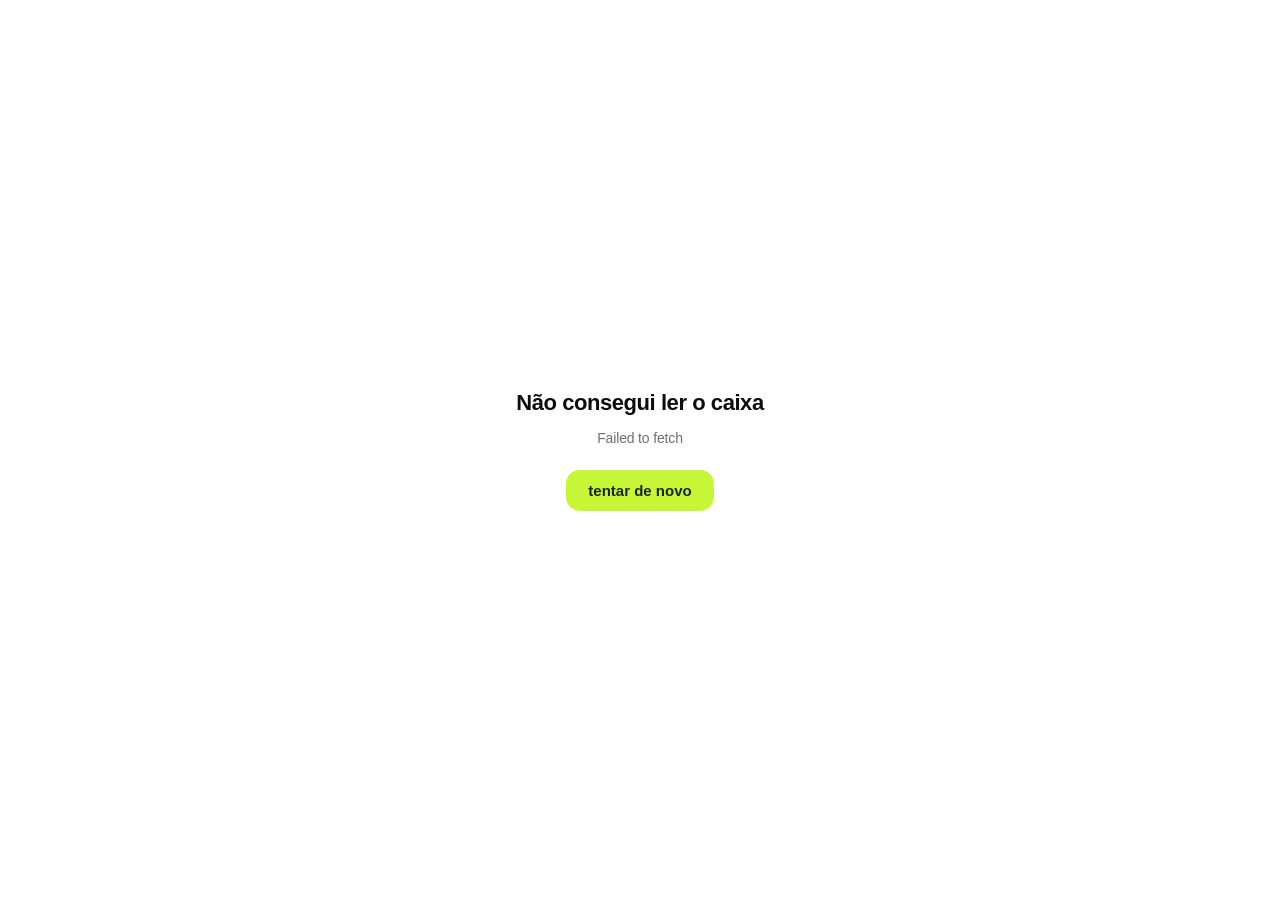
<file: sistema/interno/caixa.html>
<!doctype html><html lang="pt-BR"><head>
<meta name="robots" content="noindex,nofollow">
<script src="../ls-trava.js"></script>
<script src="../ls-casca.js"></script>
<meta charset="utf-8">
<meta name="viewport" content="width=device-width,initial-scale=1">
<title>Caixa · Lavou Tá Liso</title><link rel="stylesheet" href="vp.css">
<!-- ⚠️ DEPOIS do vp.css, sempre: esta folha é a camada de organização e vence
     por ORDEM. Invertendo, o vp.css volta a mandar e nada muda na tela. -->
<link rel="stylesheet" href="laila-caixa.css">
<!-- ⚠️ O TEMA ENTRA POR ÚLTIMO, e isso é de propósito: ele vence por ORDEM.
     Invertendo, o vp.css volta a mandar e a tela continua de vidro. -->
<link rel="stylesheet" href="ls-tema.css">
<link rel="stylesheet" href="ls-premium.css">
<script defer src="ls-comanda.js"></script></head><body>
<div id="carregando" class="carregando"><span class="cgAro"></span>
  <b>Lendo o caixa</b><em>pdv, agenda e chegadas de hoje</em></div>
<script src="dados.js"></script><script src="el.js"></script>
<script src="contas.js"></script>
<script src="meta.js"></script>
<script src="hoje.js"></script>
<script src="corpo.js"></script>
<script src="miolo-5-saldo.js"></script>
<script src="salao.js"></script>
<script src="mes.js"></script>
<script src="estorno.js"></script>
<script src="agenda.js"></script>
<script src="navegacao.js"></script>
<script src="saidas.js"></script>
<script src="extrato-geral.js"></script>
<script src="caixa-dinheiro.js"></script>
<script src="antifurto.js"></script>
<script src="caixa.js"></script>
<script src="vivo.js"></script>
<!-- ⚠️ DEPOIS de todos: o tema SUBSTITUI `bolinhas`, `cardSalao` e `miolo`
     por versões novas. Como são funções globais e o `montaCorpo` as resolve
     na hora da chamada, trocar aqui basta — nenhum dos 20 scripts foi
     editado, e é por isso que os botões continuam funcionando. -->
<script src="ls-logos.js"></script>
<script src="ls-tema.js"></script>
<script src="ls-demo-dados.js"></script>
<script src="ls-demo.js"></script>
<script>
/* ⚠️ A ALTURA LIVRE DESCONTA A BARRA DE ABAS (66px + folga). Sem isso o
   painel encostava nela e a faixa de baixo — agendamentos e mês a mês —
   ficava escondida atrás dos botões. */
/* ⚠️ 132 É MEDIDO, NÃO ESTIMADO. A barra tem 66px e mora a 14px do fundo,
   mas o painel é CENTRALIZADO — cada pixel que eu tiro da altura livre só
   sobe o rodapé meio pixel. Com 88 ela cobria 20px da faixa de baixo e com
   118 ainda cobria 5. Em 132 o painel acaba exatamente onde a barra começa. */
const EMBUTIDO = location.search.includes('embutido');
/* ⚠️ A RESERVA VALE NOS DOIS CASOS. Eu tinha zerado quando embutido, achando
   que sem barra própria sobrava a altura toda — mas dentro do gestor a barra
   continua existindo, só que é a DELE, fixa por cima do iframe. O rodapé do
   painel (agendamentos e mês a mês) ficava atrás dos botões. As duas barras
   têm a mesma altura, então a reserva é a mesma. */
/* ⛔ OS 132 CAÍRAM EM 18/09/2026. Eles existiam porque o painel era
   centralizado na JANELA INTEIRA: pra afastar o rodapé da barra em 53px eu
   precisava reservar 106, e metade virava margem morta EM CIMA, onde não há
   nada pra proteger. Medido em 1512×950: 86px sobrando acima e 86 abaixo, com
   a barra usando 53.
   Agora o `body` reserva embaixo só o que a barra ocupa (`--barra`, medido no
   DOM) e o flex centra no que sobra. A reserva parou de ser paga duas vezes. */
const BARRA_FALLBACK = 61;   /* barra 37 + 16 do fundo + 8 de folga */
const MARGEM = 16;           /* respiro em volta do painel */
/* ⚠️ DENTRO DO GESTOR A BARRA DELE FLUTUA POR CIMA DO IFRAME. Medido em
   04/09: o rodapé do comprovante ia até 860 e a barra do gestor ocupa
   770–840 — o botão "Pagar equipe e retirar lucro" ficava ATRÁS dela. Ela
   clicava e acertava a barra. Marco o corpo e o CSS sobe o rodapé. */
if(EMBUTIDO) document.documentElement.classList.add('embutido');
/* ⭐ A BARRA É MEDIDA, NÃO CHUTADA. Ela é `position:fixed` no rodapé; eu pego a
   mais alta que encosta no fundo da janela e uso o que ela ocupa DE FATO, mais
   8px de folga. Dentro do gestor a barra é a DELE, fixa por cima do iframe —
   por isso a medição procura no documento todo e cai no fallback se não achar
   nada (é o caso do primeiro quadro, antes de a barra existir). */
function _barraDoRodape(){
  let maior = 0;
  for(const e of document.querySelectorAll('body *')){
    const s = getComputedStyle(e);
    if(s.position !== 'fixed') continue;
    const b = e.getBoundingClientRect();
    /* ⚠️ A BARRA É BAIXA E ENCOSTA NO FUNDO. Sem o teto de altura eu pegava a
       `.foto` (position:fixed;inset:0), que ocupa a janela inteira — o `--barra`
       virava a altura da tela e o `--k` saía NEGATIVO (medido: −0,050, painel de
       70×40px). Elemento que cobre a tela não é barra. */
    if(b.height < 20 || b.height > 160 || b.width < 100) continue;
    if(b.bottom < innerHeight - 120 || b.top > innerHeight) continue;  /* tem que estar no rodapé */
    maior = Math.max(maior, innerHeight - b.top);
  }
  return maior ? Math.round(maior + 8) : BARRA_FALLBACK;
}
function ajusta(){
  const barra = EMBUTIDO ? BARRA_FALLBACK : _barraDoRodape();
  document.documentElement.style.setProperty('--barra', barra + 'px');
  /* a altura livre já vem descontada da barra pelo padding do body — aqui só
     tiro a margem de respiro, uma vez de cada lado */
  document.documentElement.style.setProperty('--k',
    Math.min((innerWidth - 2*MARGEM)/1380, (innerHeight - barra - 2*MARGEM)/794));
}
function pinta(){
  /* ⚠️ TROCA, NÃO ACRESCENTA. A versão anterior apagava `.palco` — classe
     que o corpo.js não usa mais — e o `?.` engolia o erro. Resultado: a cada
     90s um painel inteiro era grudado no fim da página e a tela aparecia
     dividida em duas. Agora existe uma raiz `.tela` e ela é substituída. */
  document.getElementById('carregando')?.remove();
  const rolo = document.querySelector('.saRolo');
  const y = rolo ? rolo.scrollTop : 0;
  /* ⚠️ innerHTML NUM CONTÊINER, não outerHTML nem insertAdjacentHTML. O
     template tem fechamento de div sobrando; com innerHTML o parser
     descarta a sobra e tudo — inclusive as quatro gavetas — fica dentro da
     .tela. Foi assim que a duplicação parou de verdade. */
  let tela = document.querySelector('.tela');
  if(!tela){ tela = document.createElement('div'); tela.className='tela';
             document.body.appendChild(tela); }
  tela.innerHTML = montaCorpo();
  if(document.querySelectorAll('.tela').length !== 1)
    console.error('[caixa] mais de uma tela na página:', document.querySelectorAll('.tela').length);
  const r2 = document.querySelector('.saRolo');
  if(r2) r2.scrollTop = y;          /* não joga a lista do salão pro topo */
  ajusta(); ligarMes();
}
/* ⚠️ NÃO REDESENHA COM ALGO ABERTO. O relógio de 90s fechava na cara dela a
   gaveta do extrato, o card de contas ou o comprovante do caixa no meio da
   leitura. Se tem coisa aberta, pula esta volta e tenta na próxima. */
function temCoisaAberta(){
  const on = id => document.getElementById(id)?.classList.contains('on');
  return !!(on('veu') || on('ctVeu') || on('mtVeu') || on('cxPalco'));
}
(async () => {
  try { await carregar(); }
  catch(e){
    /* ⚠️ FALHA DE LEITURA NÃO PODE VIRAR TELA BONITA COM NÚMERO ERRADO.
       Os campos nascem zerados, então uma queda aqui aparece como zero —
       e a faixa diz por quê. */
    const c=document.getElementById('carregando');
    if(c) c.innerHTML = '<b>Não consegui ler o caixa</b>'
      + '<em>' + String(e.message||e) + '</em>'
      + '<button class="cgBt" onclick="location.reload()">tentar de novo</button>';
    return;
  }
  if(location.search.includes('exemplo')) CT = CT_EX.map(x=>({...x}));
  pinta();
  /* ⚠️ DENTRO DO GESTOR A PÁGINA NÃO DESENHA A PRÓPRIA BARRA. A aba caixa do
     gestor carrega esta página num iframe, e o gestor já tem a barra dele —
     duas barras empilhadas seria o resultado. Quem avisa é o `?embutido`. */
  if(!EMBUTIDO) montarNav();
  /* o botão de estorno mora fora do painel, no canto — como a barra de abas */
  if(!document.getElementById('btEstorno'))
    document.body.insertAdjacentHTML('beforeend', botaoEstorno());
  /* o verde da caixa registradora fica ao lado do estorno, no mesmo canto */
  if(!document.getElementById('btCaixaD'))
    document.body.insertAdjacentHTML('beforeend', botaoCaixaDinheiro());
  /* ⚠️ a varredura do Nubank vem DEPOIS da tela de pé; ela repinta sozinha */
  carregarNubank().catch(e=>console.error('[caixa] nubank', e));
  addEventListener("resize", ajusta);
  /* o caixa é uma tela de acompanhar: relê sozinho a cada 90s */
  setInterval(async()=>{
    if(temCoisaAberta()) return;
    /* ⚠️ O RECARREGAMENTO AUTOMÁTICO NÃO VARRE AS CONVERSAS. Era ele que,
       de 90 em 90 segundos, disparava 2000 requisições e travava o navegador
       inteiro — inclusive as outras abas do gestor. Aqui ele só lê o registro
       gravado e reconcilia a lista curta da agenda. A varredura cheia fica
       pro carregarNubank decidir, e ele só faz se a última tiver mais de
       30 minutos. */
    /* ⚠️⚠️ UMA PINTURA SÓ, NO FIM (ela, 01/10/2026: *"os valores ficam piscando
       e alterando"*). Era `carregar(); pinta(); await carregarNubank();` — e o
       `pinta()` do meio punha na tela um estado pela METADE: o `carregar()`
       remonta o `ONDE` e o Nubank volta pra "medindo…", levando o total junto.
       Medido no ar: 3 ciclos em 200s, cada um apagando e devolvendo dois
       valores. No celular dela a ida e volta dura o tempo da leitura de rede.
       Agora lê tudo, e só então pinta.
       ⚠️ O `finally` NÃO É DETALHE: se a leitura do Nubank cair, a tela TEM
       que ser pintada mesmo assim — senão ela fica com o número de 90 segundos
       atrás para sempre, sem nada dizendo que parou de atualizar. */
    try{
      await carregar();
      await carregarNubank({semPintar:true});
    }catch(e){ console.error('[caixa] recarga falhou', e); }
    finally{
      /* ⚠️ `aplicarCusto()` NÃO PODE SUMIR JUNTO COM A REPINTURA. Quem o
         chamava era o `repintarTudo()` lá dentro do Nubank — silenciar a
         pintura silenciaria a CONTA também, e o lucro do período ficaria sem o
         custo diário das contas a pagar. É idempotente: refaz do zero. */
      try{ if(typeof aplicarCusto === 'function') aplicarCusto(); }catch(e){}
      try{ pinta(); }catch(e){ console.error('[caixa] pintura falhou', e); }
    }
  }, 90000);
})();
</script></body></html>
</file>
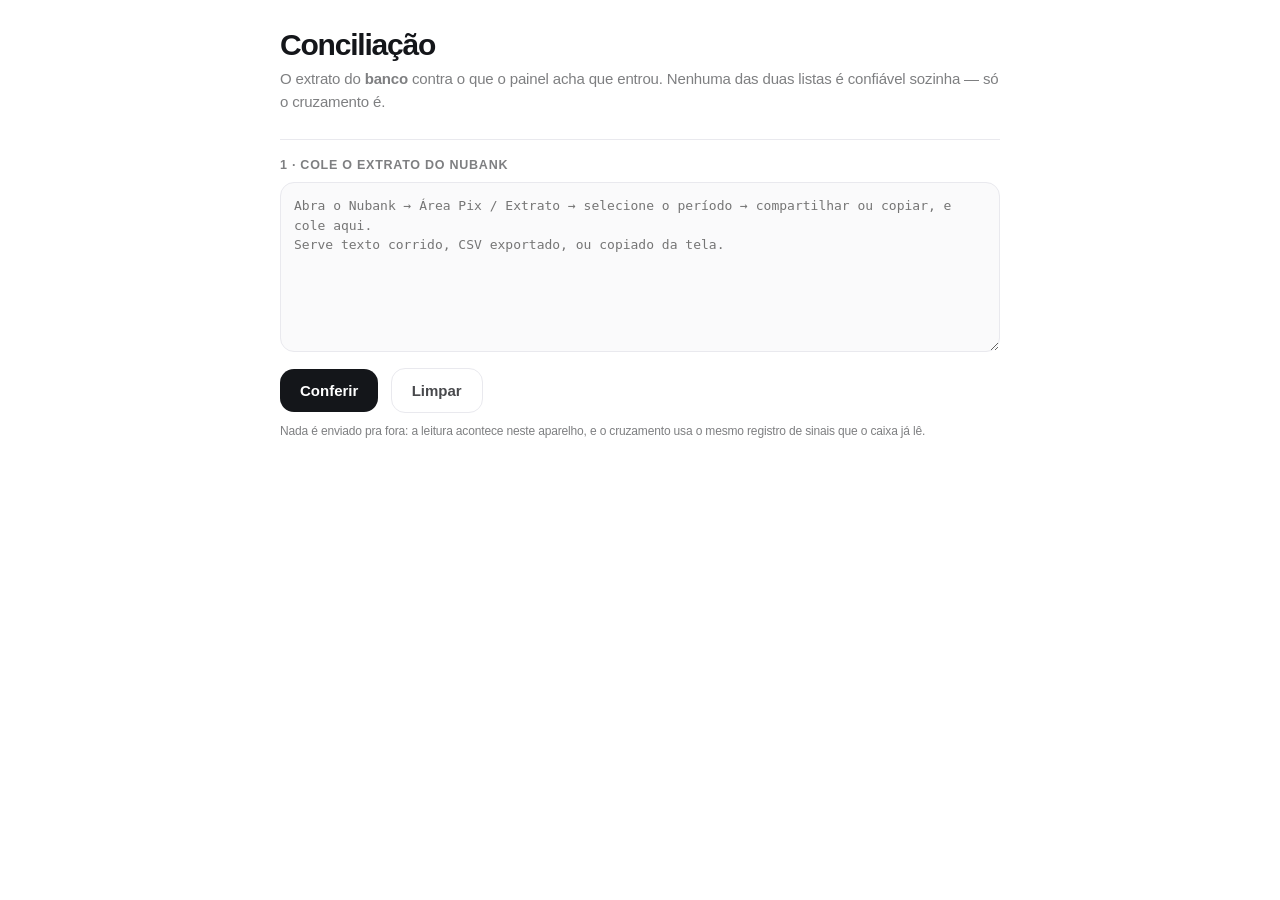
<file: sistema/interno/conciliacao.html>
<!doctype html><html lang="pt-BR"><head>
<meta name="robots" content="noindex,nofollow">
<script src="../ls-trava.js"></script>
<script src="../ls-casca.js"></script>

<meta charset="utf-8">
<meta name="viewport" content="width=device-width,initial-scale=1,viewport-fit=cover">
<title>Conciliação · Nubank</title>
<style>
:root{
  --sf:-apple-system,BlinkMacSystemFont,'SF Pro Display','SF Pro Text','Segoe UI',sans-serif;
  --ink:#14161A; --ink2:rgba(20,22,26,.78); --ink3:rgba(20,22,26,.55);
  --linha:#E9E9EE; --ok:#12885C; --falta:#C0392B; --sobra:#B45309;
}
*{box-sizing:border-box}
body{margin:0;font-family:var(--sf);color:var(--ink);background:#fff;
  letter-spacing:-.01em;-webkit-text-size-adjust:100%}
.capa{max-width:760px;margin:0 auto;padding:28px 20px 64px}
h1{font-size:30px;font-weight:700;letter-spacing:-.04em;margin:0}
.sub{font-size:15px;color:var(--ink3);margin:6px 0 0;line-height:1.5}
.passo{margin-top:26px;border-top:1px solid var(--linha);padding-top:18px}
.passo h2{font-size:12.5px;font-weight:590;letter-spacing:.06em;text-transform:uppercase;
  color:var(--ink3);margin:0 0 10px}
textarea{width:100%;min-height:170px;font-family:ui-monospace,SFMono-Regular,Menlo,monospace;
  font-size:13px;line-height:1.5;padding:13px;border:1px solid var(--linha);border-radius:14px;
  background:#FAFAFB;color:var(--ink);resize:vertical}
textarea:focus{outline:2px solid #1E6DFF33;border-color:#1E6DFF66}
.bt{appearance:none;border:0;border-radius:14px;background:var(--ink);color:#fff;
  font:inherit;font-size:15px;font-weight:600;padding:13px 20px;cursor:pointer;margin-top:12px}
.bt[disabled]{opacity:.4;cursor:default}
.bt.vazio{background:#fff;color:var(--ink2);border:1px solid var(--linha);margin-left:8px}
.dica{font-size:12px;color:var(--ink3);line-height:1.6;margin:9px 0 0}
.placar{display:flex;gap:10px;flex-wrap:wrap;margin-top:4px}
.card{flex:1;min-width:150px;border:1px solid var(--linha);border-radius:16px;padding:13px 15px}
.card em{font-style:normal;font-size:12px;color:var(--ink3);display:block}
.card b{font-size:23px;font-weight:650;display:block;margin-top:3px;font-variant-numeric:tabular-nums}
.card small{font-size:12px;color:var(--ink3);font-variant-numeric:tabular-nums}
.card.ok b{color:var(--ok)} .card.falta b{color:var(--falta)} .card.sobra b{color:var(--sobra)}
.lista{margin-top:8px}
.l{display:flex;align-items:baseline;gap:11px;padding:10px 0;border-bottom:1px solid rgba(20,22,26,.06);font-size:15px}
.l:last-child{border-bottom:0}
.l .d{width:92px;flex:none;font-size:13px;color:var(--ink3);font-variant-numeric:tabular-nums}
.l .n{flex:1;min-width:0;overflow:hidden;text-overflow:ellipsis;white-space:nowrap}
.l .v{width:104px;text-align:right;font-weight:600;font-variant-numeric:tabular-nums}
.l .tag{font-size:11.5px;color:var(--ink3)}
.v.falta{color:var(--falta)} .v.sobra{color:var(--sobra)} .v.ok{color:var(--ok)}
.bloco{margin-top:22px}
.bloco h3{font-size:16px;font-weight:650;margin:0 0 2px}
.bloco p{font-size:12.5px;color:var(--ink3);line-height:1.55;margin:0 0 6px}
.nada{font-size:14px;color:var(--ink3);padding:12px 0}
.aviso{margin-top:22px;background:#FAFAFB;border:1px solid var(--linha);border-radius:16px;
  padding:14px 16px;font-size:12.5px;line-height:1.6;color:var(--ink2)}
.aviso b{font-weight:650}
@media (max-width:620px){ h1{font-size:25px} .l .d{width:74px} .l .v{width:92px} }
</style></head><body>
<div class="capa">
  <h1>Conciliação</h1>
  <p class="sub">O extrato do <b>banco</b> contra o que o painel acha que entrou.
    Nenhuma das duas listas é confiável sozinha — só o cruzamento é.</p>

  <div class="passo">
    <h2>1 · cole o extrato do Nubank</h2>
    <textarea id="txt" placeholder="Abra o Nubank → Área Pix / Extrato → selecione o período → compartilhar ou copiar, e cole aqui.
Serve texto corrido, CSV exportado, ou copiado da tela."></textarea>
    <div>
      <button class="bt" id="ir">Conferir</button>
      <button class="bt vazio" id="limpar">Limpar</button>
    </div>
    <p class="dica">Nada é enviado pra fora: a leitura acontece neste aparelho, e o
      cruzamento usa o mesmo registro de sinais que o caixa já lê.</p>
  </div>

  <div id="saida"></div>
</div>

<!-- ⚠️ `INICIO` E `nuMes` PRECISAM EXISTIR ANTES do conciliacao.js rodar: ele os
     usa pra saber qual mês do registro ler e o que é "dentro da janela". Esta
     página é standalone de propósito — carregar o vivo.js inteiro aqui traria o
     caixa inteiro junto, e com ele a chance de uma tela quebrar a outra. -->
<script>
  const INICIO = '2026-09-02';
  const nuMes = () => new Date(Date.now()-3*3600e3).toISOString().slice(0,7);
</script>
<script src="conciliacao.js"></script>
<script>
const $ = s => document.querySelector(s);
const esc = s => String(s==null?'':s).replace(/</g,'&lt;');
const rot = d => `${d.slice(8)}/${d.slice(5,7)}`;

$('#limpar').onclick = () => { $('#txt').value=''; $('#saida').innerHTML=''; $('#txt').focus(); };

$('#ir').onclick = async () => {
  const bt = $('#ir'); bt.disabled = true; bt.textContent = 'conferindo…';
  try{
    const banco = ccLer($('#txt').value);
    if(!banco.length){
      $('#saida').innerHTML = `<div class="aviso"><b>Não consegui ler nenhuma transação nesse texto.</b>
        Preciso de pelo menos uma data e um valor por lançamento. Cola um pedaço menor,
        ou manda do jeito que saiu do app que eu ensino o leitor a entender esse formato.</div>`;
      return;
    }
    const sinais = await ccSinais();
    /* ⚠️ SÓ ENTRA NA CONTA O QUE ESTÁ NA FAIXA COLADA. Comparar o mês inteiro do
       painel contra 3 dias de extrato acusaria o mês inteiro como buraco. */
    const dias = banco.map(b=>b.dia).sort();
    const de = dias[0], ate = dias[dias.length-1];
    const naFaixa = sinais.filter(s => s.dia >= de && s.dia <= ate);
    const R = ccCruzar(banco.filter(b=>!b.neg), naFaixa);
    const soma = L => L.reduce((s,x)=>s+Number(x.v||0),0);
    const linha = (d, h, nome, v, tag, cor) => `<div class="l">
        <span class="d">${rot(d)}${h?` ${h}`:''}</span>
        <span class="n">${esc(nome)}${tag?` <em class="tag">· ${esc(tag)}</em>`:''}</span>
        <span class="v ${cor}">R$ ${ccBrl(v)}</span></div>`;

    $('#saida').innerHTML = `
      <div class="passo">
        <h2>2 · o que eu li · ${rot(de)} a ${rot(ate)}</h2>
        <div class="placar">
          <div class="card ok"><em>bateu dos dois lados</em><b>${R.pares.length}</b>
            <small>R$ ${ccBrl(soma(R.pares.map(p=>p.banco)))}</small></div>
          <div class="card falta"><em>no banco, não no painel</em><b>${R.soBanco.length}</b>
            <small>R$ ${ccBrl(soma(R.soBanco))}</small></div>
          <div class="card sobra"><em>no painel, não no banco</em><b>${R.soPainel.length}</b>
            <small>R$ ${ccBrl(soma(R.soPainel))}</small></div>
        </div>
      </div>

      <div class="bloco">
        <h3>Entrou na conta e o painel não conhece</h3>
        <p>Dinheiro seu que está no banco e não está no caixa. É o que precisa ser lançado.</p>
        ${R.soBanco.length ? `<div class="lista">${R.soBanco.map(b =>
            linha(b.dia, b.hora, b.desc || '(sem descrição)', b.v, '', 'falta')).join('')}</div>`
          : `<div class="nada">Nada. Tudo que entrou no banco está no painel.</div>`}
      </div>

      <div class="bloco">
        <h3>O painel conta e o banco não tem</h3>
        <p>O robô marcou o sinal como pago olhando uma imagem, e o dinheiro não aparece
          no extrato. Ou a cliente não pagou, ou pagou em outra conta.</p>
        ${R.soPainel.length ? `<div class="lista">${R.soPainel.map(s =>
            linha(s.dia, s.hora, s.n, s.v, s.noSaldo ? 'está no saldo' : 'já estava fora do saldo',
                  'sobra')).join('')}</div>`
          : `<div class="nada">Nada. O painel não está contando dinheiro que o banco não tem.</div>`}
      </div>

      <div class="bloco">
        <h3>Bateu</h3>
        ${R.pares.length ? `<div class="lista">${R.pares.map(p =>
            linha(p.banco.dia, p.banco.hora, p.sinal.n, p.banco.v,
                  p.sinal.noSaldo ? '' : 'mas está FORA do saldo do painel',
                  p.sinal.noSaldo ? 'ok' : 'sobra')).join('')}</div>`
          : `<div class="nada">Nenhum par.</div>`}
      </div>

      <div class="aviso">
        ⚠️ <b>O par é feito por valor + dia, nunca por nome.</b> O banco mostra quem
        PAGOU e o painel quem vai ser ATENDIDA — em 29/09 o seu extrato dizia
        "Katia da Anunciação" e a agenda, "Katia Cristina Pimenta Santos". Mãe paga
        pela filha, marido pela esposa, e o nome nunca bate.<br><br>
        ⚠️ Linha marcada <b>"mas está FORA do saldo do painel"</b> é dinheiro que
        entrou de verdade e que o caixa não está somando — quase sempre porque o
        sinal ficou sem atendimento marcado.
      </div>`;
  }catch(e){
    $('#saida').innerHTML = `<div class="aviso"><b>Falhou:</b> ${esc(e.message||e)}</div>`;
  }finally{ bt.disabled = false; bt.textContent = 'Conferir'; }
};
</script>
</body></html>
</file>
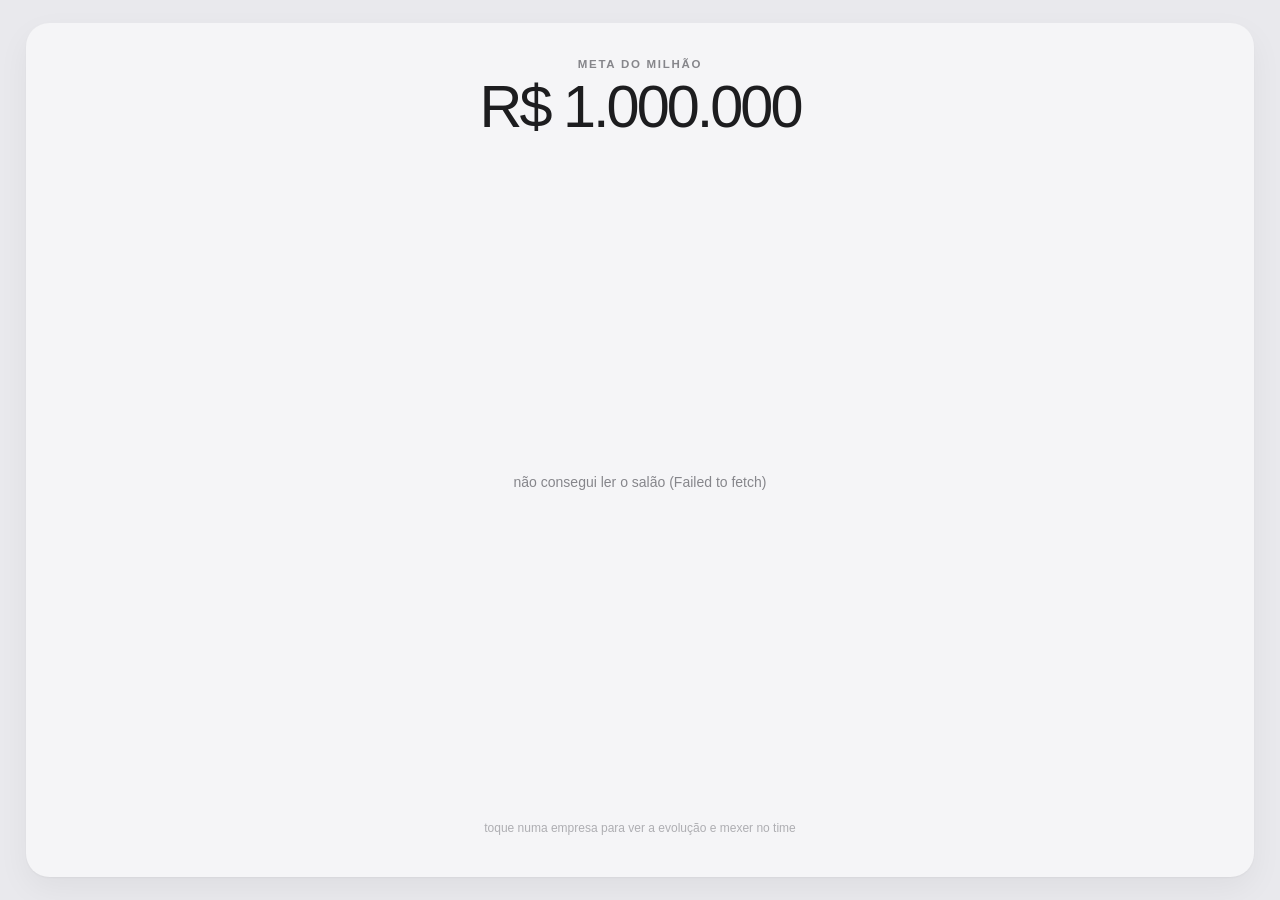
<file: sistema/interno/metas.html>
<!doctype html>
<html lang="pt-BR">
<head>
<meta name="robots" content="noindex,nofollow">
<script src="../ls-trava.js"></script>
<script src="../ls-casca.js"></script>

<meta charset="utf-8">
<meta name="viewport" content="width=device-width,initial-scale=1,viewport-fit=cover">
<title>Meta do Milhão</title>
<!--
  ══════════════════════════════════════════════════════════════════════════
  META DO MILHÃO — aba do gestor interno.  Aprovado 19/09/2026 (card A).

  ⚠️ PÁGINA AO VIVO, NÃO CÓPIA EMBUTIDA. Mesmo desenho da aba Caixa: o
     gestor carrega isto por `src` num iframe. Subiu aqui, apareceu lá.
     Nunca reembutir em base64 — foi isso que fez a aba Caixa apodrecer.

  ⚠️ O BANCO VEM POR `/db`, RELATIVO. O Safari dela trata firebaseio.com
     como domínio de terceiro neste site e segura a leitura sem erro
     nenhum. Anda junto com a regra do `_redirects` desta pasta.

  ⚠️ ONDE NÃO HÁ FONTE, ESCREVE "ainda não sei" — nunca R$ 0,00.
     Zero é informação; ausência de leitura é outra coisa.

  De onde vem cada número:
    · Salão  → `/db/pdv/ordens` ao vivo. Clientes, faturamento e o TIME
               (quem aparece atendendo no mês) são medidos, não digitados.
    · Tráfego pago e Lei dos Potes → agosto/2026, último mês medido no
               painel das empresas. O servidor do Railway está fora do ar
               (404) e o Firestore exige o login dela.
    · Consultoria e Cosméticos → sem fonte.
    · O time das quatro sem fonte é MANUAL e fica em
      `/db/painel_metas/equipe/{chave}` — nó novo, nada mais usa.
  ══════════════════════════════════════════════════════════════════════════
-->
<style>
  :root{
    --board:#E9E9ED; --panel:#F5F5F7; --card:#FFFFFF; --sub:#FAFAFB;
    --ink:#1D1D1F; --soft:#86868B; --fraco:#AEAEB2; --fio:#D8D8DD; --fio2:#E8E8EB; --vazio:#DCDCE1;
    --salao:#D4147A; --traf:#0E7C86; --potes:#6B3FA0; --consult:#1437DC; --cosm:#0B9B6C;
    --sobe:#0B9B6C; --desce:#B5480E;
    --sombra:0 1px 2px rgba(0,0,0,.04), 0 12px 32px rgba(0,0,0,.05);
    --sombra2:0 1px 2px rgba(0,0,0,.03);
  }
  *{box-sizing:border-box}
  html,body{height:100%}
  body{margin:0; background:var(--board); color:var(--ink); overflow-x:hidden;
    font-family:-apple-system,BlinkMacSystemFont,"SF Pro Display","SF Pro Text","Helvetica Neue",Arial,sans-serif;
    font-weight:400; -webkit-font-smoothing:antialiased; line-height:1.45}
  .n{font-variant-numeric:tabular-nums; font-feature-settings:"tnum"}
  button{font-family:inherit}

  .board{min-height:100%; display:flex; padding:clamp(12px,2.6vh,26px) clamp(12px,2vw,26px)}
  body.embutido .board{padding:10px 12px 86px}
  .tela{flex:1; min-height:0; max-width:1240px; margin:0 auto; width:100%;
    background:var(--panel); border-radius:clamp(16px,2.6vh,24px);
    padding:clamp(16px,3vh,28px) clamp(14px,1.8vw,24px);
    box-shadow:var(--sombra); display:flex; flex-direction:column; gap:clamp(12px,2.4vh,24px)}

  /* ── topo ── */
  .topoM{display:flex; flex-direction:column; align-items:center; gap:3px; text-align:center; padding:6px 0 2px; flex:none}
  .topoM .tit{font-size:11.5px; font-weight:600; letter-spacing:.15em; text-transform:uppercase; color:var(--soft)}
  .topoM .meta{font-size:clamp(34px,6.6vh,64px); font-weight:300; letter-spacing:-.05em; line-height:1.05}

  /* ── cards ── */
  .cards{flex:1; min-height:0; display:grid; gap:clamp(7px,1.1vw,12px); grid-template-columns:repeat(5,1fr)}
  .c{background:var(--card); border:1px solid var(--fio2); border-radius:clamp(13px,2vh,18px);
    padding:clamp(10px,1.8vh,15px) clamp(8px,1vw,13px) clamp(12px,2.2vh,17px);
    box-shadow:var(--sombra2); display:flex; flex-direction:column; align-items:center;
    justify-content:space-evenly; text-align:center; position:relative; min-height:0;
    cursor:pointer; border-width:1px; transition:transform .16s ease, box-shadow .16s ease}
  .c:hover{transform:translateY(-3px); box-shadow:0 2px 4px rgba(0,0,0,.05),0 14px 32px rgba(0,0,0,.09)}
  .c:focus-visible{outline:2px solid currentColor; outline-offset:3px}
  .c .pos{position:absolute; top:clamp(8px,1.4vh,13px); left:clamp(9px,1vw,14px);
    font-size:clamp(9px,1.5vh,11px); font-weight:600; color:var(--soft); font-variant-numeric:tabular-nums}
  .c .res{position:absolute; top:clamp(7px,1.3vh,12px); right:clamp(9px,1vw,14px);
    font-size:clamp(9.5px,1.6vh,11.5px); font-weight:600; font-variant-numeric:tabular-nums; color:var(--ink)}
  .c .res.zz{color:var(--soft); font-weight:400; font-size:clamp(9px,1.4vh,10.5px)}
  .topoc{display:flex; flex-direction:column; align-items:center; width:100%}
  .anel{position:relative; width:min(clamp(84px,25vh,190px),84%); aspect-ratio:1; margin-top:clamp(9px,1.8vh,14px)}
  .anel svg{display:block; width:100%; height:100%}
  .anel .mid{position:absolute; inset:0; display:flex; flex-direction:column; align-items:center; justify-content:center}
  .anel .q{font-size:clamp(22px,4.6vh,36px); font-weight:300; letter-spacing:-.05em; line-height:1; color:var(--ink)}
  .anel .q.sf{font-size:clamp(9.5px,1.65vh,13px); font-weight:400; color:var(--soft); letter-spacing:0; line-height:1.3}
  .anel .de{font-size:clamp(8.5px,1.45vh,11px); color:var(--soft); margin-top:clamp(2px,.6vh,4px)}
  .nm{font-size:clamp(12px,2.05vh,16px); font-weight:600; letter-spacing:-.016em; color:var(--ink); margin-top:clamp(9px,1.7vh,14px)}
  .time{width:100%; margin-top:clamp(9px,1.7vh,14px); padding-top:clamp(8px,1.5vh,13px);
    border-top:1px solid var(--fio2); display:flex; flex-direction:column; align-items:center; gap:clamp(5px,1vh,9px)}
  .time .cap{font-size:clamp(8px,1.25vh,9.5px); font-weight:600; letter-spacing:.09em; text-transform:uppercase; color:var(--soft)}
  .bolas{display:grid; grid-template-columns:repeat(5,1fr); gap:clamp(3px,.75vh,5px); width:100%; max-width:clamp(86px,16vh,138px)}
  .bolas i{aspect-ratio:1; border-radius:50%; display:block; background:var(--vazio)}
  .bolas i.on{background:currentColor}
  .time .leg{font-size:clamp(9.5px,1.65vh,12.5px); color:var(--soft); line-height:1.3}
  .time .leg b{color:var(--ink); font-weight:600; font-size:clamp(11px,1.95vh,14px)}
  .dica{text-align:center; font-size:12px; color:var(--fraco); flex:none; margin-top:-4px}

  /* ── detalhe (card A) ── */
  .fundo{position:fixed; inset:0; background:rgba(20,20,24,.34); backdrop-filter:blur(3px);
    -webkit-backdrop-filter:blur(3px); z-index:80; display:none; overflow-y:auto; padding:22px 14px 40px}
  .fundo.on{display:block}
  .det{max-width:920px; margin:0 auto; background:var(--panel); border-radius:22px; padding:22px;
    box-shadow:0 20px 60px rgba(0,0,0,.28); display:flex; flex-direction:column; gap:14px}
  .dcab{display:flex; align-items:center; gap:11px; flex-wrap:wrap}
  .dcab .pt{width:11px; height:11px; border-radius:3px; flex:none}
  .dcab h3{margin:0; font-size:20px; font-weight:600; letter-spacing:-.022em}
  .dcab .sb{font-size:12.5px; color:var(--soft)}
  .dcab .x{margin-left:auto; width:30px; height:30px; border-radius:50%; background:var(--card);
    border:1px solid var(--fio2); color:var(--soft); font-size:16px; line-height:1; cursor:pointer;
    display:flex; align-items:center; justify-content:center; flex:none}
  .dcab .x:hover{color:var(--ink)}

  .kpis{display:grid; gap:8px; grid-template-columns:repeat(4,1fr)}
  .kpi{background:var(--card); border:1px solid var(--fio2); border-radius:12px; padding:11px 12px;
    display:flex; flex-direction:column; gap:1px}
  .kpi .l{font-size:9.5px; font-weight:600; letter-spacing:.06em; text-transform:uppercase; color:var(--soft)}
  .kpi .v{font-size:22px; font-weight:300; letter-spacing:-.04em; line-height:1.15}
  .kpi .d{font-size:11.5px; color:var(--soft)}
  .kpi .d b.up{color:var(--sobe); font-weight:600}
  .kpi .d b.dn{color:var(--desce); font-weight:600}

  .bloco{background:var(--card); border:1px solid var(--fio2); border-radius:14px; padding:15px 17px 12px}
  .bt{display:flex; justify-content:space-between; align-items:baseline; gap:10px; margin-bottom:11px; flex-wrap:wrap}
  .bt .t{font-size:13px; font-weight:600; letter-spacing:-.01em}
  .bt .lgd{display:flex; gap:11px; font-size:11px; color:var(--soft)}
  .bt .lgd span{display:flex; align-items:center; gap:5px}
  .bt .lgd i{width:9px; height:3px; border-radius:2px; display:block}
  .bt .lgd i.dot{width:8px; height:8px; border-radius:50%}
  .eixoX{display:flex; justify-content:space-between; font-size:10.5px; color:var(--soft); padding-top:5px; gap:6px}
  .eixoX span{flex:1; text-align:center}
  .eixoX span:first-child{text-align:left} .eixoX span:last-child{text-align:right}

  .equipe{display:flex; flex-wrap:wrap; gap:6px; align-items:center}
  .pes{display:flex; align-items:center; gap:7px; background:var(--sub); border:1px solid var(--fio2);
    border-radius:20px; padding:4px 11px 4px 4px; font-size:12.5px}
  .pes i{width:23px; height:23px; border-radius:50%; color:#fff; flex:none; font-style:normal;
    display:flex; align-items:center; justify-content:center; font-size:10px; font-weight:600}
  .pes small{color:var(--soft); font-size:10.5px}
  .pes.saiu{opacity:.48}
  .pes.saiu i{background:var(--fraco) !important}
  .pes .rm{border:0; background:none; color:var(--fraco); cursor:pointer; font-size:14px; padding:0 0 0 2px; line-height:1}
  .pes .rm:hover{color:var(--desce)}
  .add{display:flex; align-items:center; gap:7px; border:1.5px dashed var(--fio); border-radius:20px;
    padding:4px 13px 4px 5px; font-size:12.5px; color:var(--soft); background:transparent; cursor:pointer}
  .add i{width:23px; height:23px; border-radius:50%; border:1.5px dashed var(--fio); flex:none; font-style:normal;
    display:flex; align-items:center; justify-content:center; font-size:14px; line-height:1}
  .add:hover{border-color:var(--ink); color:var(--ink)}
  .add:hover i{border-color:var(--ink)}
  .add[disabled]{opacity:.45; cursor:not-allowed}

  .verd{border-radius:13px; padding:13px 16px; display:flex; flex-direction:column; gap:3px}
  .verd .l{font-size:9.5px; font-weight:600; letter-spacing:.07em; text-transform:uppercase}
  .verd .t{font-size:14.5px; font-weight:500; line-height:1.4; color:var(--ink)}
  .verd .d{font-size:12.5px; color:var(--soft)}

  .avisoF{background:var(--card); border:1px dashed var(--fio); border-radius:14px; padding:18px;
    text-align:center; color:var(--soft); font-size:13.5px; line-height:1.5}
  .avisoF b{color:var(--ink); font-weight:600}

  .carregando{grid-column:1/-1; display:flex; align-items:center; justify-content:center;
    color:var(--soft); font-size:14px; padding:40px 0}

  @media (max-width:760px){
    .cards{grid-template-columns:1fr; gap:7px}
    .c{display:grid; grid-template-columns:20px 58px 1fr auto; grid-template-rows:auto auto;
      column-gap:11px; row-gap:1px; align-items:center; text-align:left; padding:11px 13px; border-radius:15px}
    .topoc{display:contents}
    .c .pos{position:static; grid-area:1/1/3/2; align-self:center; font-size:11px}
    .anel{grid-area:1/2/3/3; width:58px; margin:0}
    .anel .q{font-size:19px} .anel .q.sf{font-size:7.5px; line-height:1.15} .anel .de{display:none}
    .nm{grid-area:1/3/2/4; align-self:end; margin:0; font-size:15px}
    .c .res{position:static; grid-area:2/3/3/4; align-self:start; font-size:12.5px; text-align:left}
    .time{grid-area:1/4/3/5; margin:0; padding:0; border:none; width:auto;
      display:flex; flex-direction:column; align-items:flex-end; gap:5px}
    .time .cap{display:none}
    .bolas{max-width:none; width:94px; gap:3.5px}
    .time .leg{font-size:11px} .time .leg b{font-size:12.5px}
    .kpis{grid-template-columns:1fr 1fr}
    .det{padding:16px}
  }
</style>
</head>
<body>

<div class="board">
  <div class="tela">
    <div class="topoM">
      <span class="tit">Meta do Milhão</span>
      <span class="meta n">R$ 1.000.000</span>
    </div>
    <div class="cards" id="cards"><div class="carregando">lendo o salão…</div></div>
    <p class="dica">toque numa empresa para ver a evolução e mexer no time</p>
  </div>
</div>

<div class="fundo" id="fundo"><div class="det" id="det"></div></div>

<script>
'use strict';
if (new URLSearchParams(location.search).has('embutido')) document.body.classList.add('embutido');

/* ⚠️ RELATIVO. Ver o cabeçalho: absoluto morre no Safari dela. */
var DB = '/db/';

var META_GRUPO = 1000000;
var TETO_BOLAS = 10;

/* ── as cinco empresas ──────────────────────────────────────────────
   `fonte:'pdv'` é medido ao vivo. As outras trazem o último mês medido
   e dizem de onde veio — nenhuma inventa número. */
var EMPRESAS = [
  { ch:'salao', nome:'Salão', cor:'var(--salao)', fonte:'pdv',
    unidade:'clientes', metaCli:489, timeAuto:true },
  /* ⚠️ TRÁFEGO: O NÚMERO É O PREÇO CHEIO, não o que sobra pra ela.
     O painel das empresas mostra o LÍQUIDO da coprodução — medido no CSV
     da Kiwify: de R$ 718.883,74 vendidos chegaram R$ 201.253,34, ou seja
     28,0% no total e 26,9% nos últimos meses (não 30%). Aqui entra a
     coluna "Preço base do produto", que é exata e não precisa de regra
     de três nenhuma.
     ⚠️ CARIMBO 12/08/2026 — é um retrato do CSV, não leitura ao vivo. O
     `/painel/trafego` do Railway responde 404 em todas as rotas desde
     pelo menos 19/09. Quando voltar, isto vira leitura e a série sai. */
  { ch:'trafego', nome:'Tráfego pago', cor:'var(--traf)', fonte:'foto',
    unidade:'contas', metaCli:55, clientes:38,
    fat:45023, fatNota:'julho/2026 · último mês fechado no CSV da Kiwify',
    carimbo:'CSV de 12/08/2026 · o Railway está fora do ar',
    serie:[ {mes:'2026-04', fat:38986, cli:38},
            {mes:'2026-05', fat:36998, cli:35},
            {mes:'2026-06', fat:50565, cli:44},
            {mes:'2026-07', fat:45023, cli:39} ] },
  /* ⚠️ O "38 assinantes" QUE EU USAVA AQUI ERA DO TRÁFEGO, não daqui.
     A conta não fecha: agosto deu R$ 1.829,28 líquidos = 74 pagamentos de
     R$ 24,72. Com 38 mensais o líquido seria R$ 939,36. Quantos assinantes
     o Lei dos Potes tem eu NÃO SEI — o Firestore devolve 403 sem o login
     dela. O faturamento sim: 74 × R$ 29,90. */
  { ch:'potes', nome:'Lei dos Potes', cor:'var(--potes)', fonte:null,
    unidade:'assinantes', metaCli:458, clientes:null,
    semContagem:['ainda','não sei'],
    fat:2213, fatNota:'agosto · 74 pagamentos × R$ 29,90' },
  { ch:'consultoria', nome:'Consultoria', cor:'var(--consult)', fonte:null,
    unidade:'salões', metaCli:305, clientes:0, fat:0, fatNota:'ainda sem a primeira venda' },
  { ch:'cosmeticos', nome:'Cosméticos', cor:'var(--cosm)', fonte:null,
    unidade:'salões', metaCli:87, clientes:null, fat:null,
    semContagem:['ainda','não sei'], fatNota:'sem fonte ligada' }
];

var TIME_MANUAL = {};   /* chave -> [{nome, desde}] , vindo de painel_metas/equipe */
var SALAO = null;       /* o que o PDV devolveu */

/* ═══ utilidades ═══ */
function brl(v){ return 'R$ ' + Math.round(v).toLocaleString('pt-BR'); }
function pct(a,b){ return b ? Math.min(100, a/b*100) : 0; }
function ini(nome){
  var p = String(nome||'').trim().split(/\s+/);
  return ((p[0]||'')[0] || '?').toUpperCase() + ((p[1]||'')[0] || '').toUpperCase();
}
function esc(s){ return String(s==null?'':s).replace(/[&<>"]/g, function(c){
  return {'&':'&amp;','<':'&lt;','>':'&gt;','"':'&quot;'}[c]; }); }
function mesNome(m){
  var N=['jan','fev','mar','abr','mai','jun','jul','ago','set','out','nov','dez'];
  return N[Number(m.slice(5,7))-1];
}
function lista(x){
  if (!x) return [];
  return Array.isArray(x) ? x.filter(Boolean) : Object.keys(x).map(function(k){return x[k];}).filter(Boolean);
}

/* ═══ leitura do PDV ═══
   ⚠️ JANELA DE 4 MESES por `orderBy="$key"`. Puxar o nó inteiro cresce
      para sempre; ordenar por chave não exige índice nenhum no RTDB. */
function primeiroDiaDeQuatroMesesAtras(){
  var d = new Date(); d.setDate(1); d.setMonth(d.getMonth() - 3);
  return d.getFullYear() + '-' + String(d.getMonth()+1).padStart(2,'0') + '-01';
}
function lerSalao(){
  var de = primeiroDiaDeQuatroMesesAtras();
  var u = DB + 'pdv/ordens.json?orderBy=' + encodeURIComponent('"$key"') +
          '&startAt=' + encodeURIComponent('"' + de + '"');
  return fetch(u).then(function(r){
    if(!r.ok) throw new Error('http ' + r.status);
    return r.json();
  }).then(function(dias){
    var meses = {};
    Object.keys(dias || {}).sort().forEach(function(dia){
      var m = dia.slice(0,7);
      if(!meses[m]) meses[m] = { mes:m, fat:0, cli:0, dias:{}, gente:{} };
      var mm = meses[m]; mm.dias[dia] = 1;
      lista(dias[dia]).forEach(function(o){
        mm.fat += Number(o.valor) || 0;
        mm.cli += 1;
        var profs = o.profs || {};
        Object.keys(profs).forEach(function(k){
          var p = profs[k]; if(!p || typeof p !== 'object') return;
          ['aplicou','prD','prE'].forEach(function(f){
            var nome = p[f];
            if(!nome) return;
            mm.gente[nome] = 1;
            if(!SALAO.quem[nome]) SALAO.quem[nome] = { nome:nome, de:dia, ate:dia };
            else SALAO.quem[nome].ate = dia;
          });
        });
      });
    });
    SALAO.meses = Object.keys(meses).sort().map(function(m){
      var a = meses[m], nd = Object.keys(a.dias).length;
      var ultimo = (m === Object.keys(meses).sort().pop());
      /* o mês corrente vira RITMO: o que foi feito, projetado em 22 dias.
         Sem isso o mês pela metade parece queda. */
      var fator = (ultimo && nd < 20) ? 22/nd : 1;
      return { mes:m, dias:nd, parcial:(fator !== 1),
               fat:a.fat*fator, cli:a.cli*fator,
               gente:Object.keys(a.gente).sort() };
    });
    return SALAO;
  });
}

/* ═══ time manual das empresas sem fonte ═══ */
function lerTimeManual(){
  return fetch(DB + 'painel_metas/equipe.json').then(function(r){
    return r.ok ? r.json() : null;
  }).then(function(x){ TIME_MANUAL = x || {}; }).catch(function(){ TIME_MANUAL = {}; });
}
function gravarTime(ch, reg){
  TIME_MANUAL[ch] = reg;
  return fetch(DB + 'painel_metas/equipe/' + ch + '.json', {
    method:'PUT', headers:{'Content-Type':'application/json'}, body:JSON.stringify(reg)
  }).then(function(r){ if(!r.ok) throw new Error('http '+r.status); return r; });
}
function nomesDe(e){
  if (e.timeAuto) {
    var ult = SALAO && SALAO.meses.length ? SALAO.meses[SALAO.meses.length-1] : null;
    return (ult ? ult.gente : []).map(function(n){ return { nome:n, auto:true }; });
  }
  var r = TIME_MANUAL[e.ch];
  return ((r && r.nomes) || []).filter(Boolean);
}
/* ⚠️ `total` É QUANTA GENTE EXISTE; `nomes` são as que já foram informadas.
   Ela sabe que o tráfego tem 10 sem me dar os 10 nomes — mostrar 0 bolinha
   cheia por falta de nome seria mentir sobre o tamanho do time. */
function totalDe(e){
  if (e.timeAuto) return nomesDe(e).length;
  var r = TIME_MANUAL[e.ch] || {};
  return Math.max(Number(r.total) || 0, ((r.nomes)||[]).length);
}
function fatDe(e){
  if (e.fonte === 'pdv') {
    var ult = SALAO && SALAO.meses.length ? SALAO.meses[SALAO.meses.length-1] : null;
    return ult ? ult.fat : null;
  }
  return e.fat;
}
function cliDe(e){
  if (e.fonte === 'pdv') {
    var ult = SALAO && SALAO.meses.length ? SALAO.meses[SALAO.meses.length-1] : null;
    return ult ? Math.round(ult.cli) : null;
  }
  return e.clientes;
}

/* ═══ o painel ═══ */
function pintar(){
  var ordenadas = EMPRESAS.slice().sort(function(a,b){
    var fa = fatDe(a), fb = fatDe(b);
    if (fa == null && fb == null) return 0;
    if (fa == null) return 1;     /* sem fonte vai pro fim */
    if (fb == null) return -1;
    return fb - fa;
  });
  var html = ordenadas.map(function(e, idx){
    var fat = fatDe(e), cli = cliDe(e), n = totalDe(e);
    var p = (cli == null) ? null : pct(cli, e.metaCli);
    var bolas = '';
    for (var i = 0; i < TETO_BOLAS; i++) bolas += '<i class="' + (i < n ? 'on' : '') + '"></i>';
    var anel = (cli == null)
      ? '<circle cx="64" cy="64" r="56" fill="none" stroke="var(--fio)" stroke-width="4.5" stroke-dasharray="3 4"/>'
      : '<circle cx="64" cy="64" r="56" fill="none" stroke="var(--vazio)" stroke-width="4.5"/>' +
        (p > 0 ? '<circle cx="64" cy="64" r="56" fill="none" stroke="currentColor" stroke-width="4.5" ' +
          'stroke-linecap="round" pathLength="100" stroke-dasharray="' + p.toFixed(1) + ' 100" ' +
          'transform="rotate(-90 64 64)"/>' : '');
    var miolo = (cli == null)
      ? '<span class="q sf">' + (e.semContagem||['ainda','não sei']).map(esc).join('<br>') + '</span>' +
        '<span class="de n">meta ' + e.metaCli + '</span>'
      : '<span class="q n">' + cli.toLocaleString('pt-BR') + '</span>' +
        '<span class="de n">de ' + e.metaCli + ' ' + e.unidade + '</span>';
    var res = (fat == null)
      ? '<span class="res zz">sem fonte</span>'
      : '<span class="res n' + (fat ? '' : ' zz') + '">' + brl(fat) + '</span>';
    return '<button class="c" style="color:' + e.cor + '" data-ch="' + e.ch + '" type="button">' +
      '<span class="pos n">' + (idx+1) + 'º</span>' + res +
      '<span class="topoc"><span class="anel"><svg viewBox="0 0 128 128">' + anel + '</svg>' +
      '<span class="mid">' + miolo + '</span></span>' +
      '<span class="nm">' + esc(e.nome) + '</span></span>' +
      '<span class="time"><span class="cap">Responsáveis</span>' +
      '<span class="bolas">' + bolas + '</span>' +
      '<span class="leg n"><b>' + n + '</b> de ' + TETO_BOLAS + '</span></span>' +
      '</button>';
  }).join('');
  document.getElementById('cards').innerHTML = html;
}

/* ═══ o detalhe — card A ═══ */
function abrir(ch){
  var e = EMPRESAS.filter(function(x){ return x.ch === ch; })[0];
  if (!e) return;
  var html;
  if (e.fonte === 'pdv') html = detSalao(e);
  else if (e.serie && e.serie.length > 1) html = detFoto(e);
  else html = detSemHistorico(e);
  document.getElementById('det').innerHTML = html;
  document.getElementById('fundo').classList.add('on');
  document.body.style.overflow = 'hidden';
}
function fechar(){
  document.getElementById('fundo').classList.remove('on');
  document.body.style.overflow = '';
}

function cabecalho(e, sub){
  return '<div class="dcab"><span class="pt" style="background:' + e.cor + '"></span>' +
    '<h3>' + esc(e.nome) + '</h3><span class="sb">' + esc(sub) + '</span>' +
    '<button class="x" id="btFechar" type="button" aria-label="Fechar">✕</button></div>';
}
function pilulas(e){
  var time = nomesDe(e), auto = !!e.timeAuto, total = totalDe(e);
  var h = time.map(function(p, i){
    return '<span class="pes"><i style="background:' + e.cor + '">' + esc(ini(p.nome)) + '</i>' +
      esc(p.nome) + (p.desde ? ' <small>' + esc(p.desde) + '</small>' : '') +
      (auto ? '' : '<button class="rm" type="button" data-rm="' + i + '" aria-label="Tirar">×</button>') +
      '</span>';
  }).join('');
  if (auto) {
    var quem = SALAO ? Object.keys(SALAO.quem).map(function(k){ return SALAO.quem[k]; }) : [];
    var ativos = nomesDe(e).map(function(p){ return p.nome; });
    h += quem.filter(function(q){ return ativos.indexOf(q.nome) === -1; })
      .sort(function(a,b){ return a.ate < b.ate ? 1 : -1; })
      .map(function(q){
        return '<span class="pes saiu"><i>' + esc(ini(q.nome)) + '</i>' + esc(q.nome) +
          ' <small>saiu ' + q.ate.slice(8,10) + '/' + mesNome(q.ate) + '</small></span>';
      }).join('');
    h += '<span style="font-size:12px;color:var(--soft)">time lido do PDV — quem atende entra sozinho</span>';
  } else {
    var faltam = total - time.length;
    if (faltam > 0) h += '<span class="pes" style="opacity:.6"><i style="background:var(--fraco)">?</i>' +
      'mais ' + faltam + ' sem nome</span>';
    h += '<button class="add" id="btAdd" type="button"><i>+</i>Adicionar profissional</button>';
  }
  return '<div class="equipe">' + h + '</div>';
}

function detSalao(e){
  var ms = SALAO.meses, ult = ms[ms.length-1], pri = ms[0];
  var maxFat = Math.max.apply(null, ms.map(function(m){ return m.fat; })) * 1.08;
  var maxGen = Math.max.apply(null, ms.map(function(m){ return m.gente.length; }));
  /* ⚠️ VIEWBOX COM PROPORÇÃO DE VERDADE, sem preserveAspectRatio="none".
     Com o SVG esticado só na horizontal, todo <circle> vira elipse — os
     pontos da linha saíam achatados. Aqui a escala é uniforme. */
  var W = 600, H = 160, pad = 52, passo = ms.length > 1 ? (W - pad*2) / (ms.length-1) : 0;
  var pts = ms.map(function(m,i){
    return { x: pad + i*passo, y: H - 14 - (m.fat/maxFat)*(H-36), m:m };
  });
  var linha = pts.map(function(p,i){ return (i?'L':'M') + p.x.toFixed(1) + ',' + p.y.toFixed(1); }).join(' ');
  var area = linha + ' L' + pts[pts.length-1].x.toFixed(1) + ',' + H + ' L' + pts[0].x.toFixed(1) + ',' + H + ' Z';
  var barras = ms.map(function(m,i){
    var h = (m.gente.length/Math.max(maxGen,1)) * 54;
    return '<rect x="' + (pad + i*passo - 26).toFixed(1) + '" y="' + (H - 2 - h).toFixed(1) +
      '" width="52" height="' + h.toFixed(1) + '" rx="3" fill="var(--fraco)" opacity=".22"/>';
  }).join('');
  var marcos = ms.map(function(m,i){
    if (!i) return '';
    var mudou = m.gente.length !== ms[i-1].gente.length ||
      m.gente.join() !== ms[i-1].gente.join();
    return mudou ? '<circle cx="' + (pad + i*passo).toFixed(1) + '" cy="' + (H-11) +
      '" r="5" fill="var(--consult)"/>' : '';
  }).join('');
  var bolinhas = pts.map(function(p){
    return '<circle cx="' + p.x.toFixed(1) + '" cy="' + p.y.toFixed(1) +
      '" r="5.5" fill="var(--card)" stroke="' + e.cor + '" stroke-width="3"/>';
  }).join('');

  var varFat = pri.fat ? (ult.fat/pri.fat - 1)*100 : 0;
  var varCli = pri.cli ? (ult.cli/pri.cli - 1)*100 : 0;
  var ppU = ult.gente.length ? ult.fat/ult.gente.length : 0;
  var ppP = pri.gente.length ? pri.fat/pri.gente.length : 0;
  var varPP = ppP ? (ppU/ppP - 1)*100 : 0;
  var dGente = ult.gente.length - pri.gente.length;
  function sinal(v){ return (v>=0?'up':'dn'); }
  function txt(v){ return (v>=0?'+':'−') + Math.abs(v).toFixed(1).replace('.',',') + '%'; }

  var subiu = varPP > 0 && dGente < 0;
  var veredito = subiu
    ? { t:'Perder ' + Math.abs(dGente) + ' pessoa' + (Math.abs(dGente)>1?'s':'') +
          ' não derrubou o faturamento — ele ' + (varFat>=0?'subiu ':'caiu ') + txt(varFat).replace(/[+−]/,'') + '.',
        d:'O que cada pessoa produz subiu ' + txt(varPP) + ' no período. Clientes ' + txt(varCli) +
          '. Neste projeto, resultado não está seguindo tamanho de time — são ' + ms.length +
          ' meses, o que sugere e não prova.' }
    : { t:'O time foi de ' + pri.gente.length + ' para ' + ult.gente.length +
          ' e o faturamento ' + (varFat>=0?'subiu':'caiu') + ' ' + txt(varFat).replace(/[+−]/,'') + '.',
        d:'Por pessoa: ' + txt(varPP) + '. Clientes: ' + txt(varCli) + '. São ' + ms.length +
          ' meses medidos — sugere, não prova.' };

  return cabecalho(e, mesNome(pri.mes) + ' a ' + mesNome(ult.mes) + ' de ' + ult.mes.slice(0,4)) +
  '<div class="kpis">' +
    '<div class="kpi"><span class="l">Faturamento</span><span class="v n">' + brl(ult.fat) + '</span>' +
      '<span class="d n">desde ' + mesNome(pri.mes) + ' <b class="' + sinal(varFat) + '">' + txt(varFat) + '</b></span></div>' +
    '<div class="kpi"><span class="l">Clientes</span><span class="v n">' + Math.round(ult.cli) + '</span>' +
      '<span class="d n">desde ' + mesNome(pri.mes) + ' <b class="' + sinal(varCli) + '">' + txt(varCli) + '</b></span></div>' +
    '<div class="kpi"><span class="l">Time</span><span class="v n">' + ult.gente.length + ' pessoas</span>' +
      '<span class="d n">eram ' + pri.gente.length + (dGente ? ' <b class="' + sinal(dGente) + '">' +
        (dGente>0?'+':'−') + Math.abs(dGente) + '</b>' : '') + '</span></div>' +
    '<div class="kpi"><span class="l">Por pessoa</span><span class="v n">' + brl(ppU) + '</span>' +
      '<span class="d n">desde ' + mesNome(pri.mes) + ' <b class="' + sinal(varPP) + '">' + txt(varPP) + '</b></span></div>' +
  '</div>' +
  '<div class="bloco"><div class="bt"><span class="t">Faturamento e tamanho do time, mês a mês</span>' +
    '<span class="lgd"><span><i style="background:' + e.cor + '"></i>faturamento</span>' +
    '<span><i style="background:var(--fraco)"></i>pessoas</span>' +
    '<span><i class="dot" style="background:var(--consult)"></i>entrada ou saída</span></span></div>' +
    '<svg viewBox="0 0 ' + W + ' ' + H + '" style="width:100%;height:auto;display:block" ' +
    'role="img" aria-label="faturamento e tamanho do time por mês">' +
    '<defs><linearGradient id="gA" x1="0" y1="0" x2="0" y2="1">' +
    '<stop offset="0%" stop-color="' + e.cor + '" stop-opacity=".18"/>' +
    '<stop offset="100%" stop-color="' + e.cor + '" stop-opacity="0"/></linearGradient></defs>' +
    '<line x1="0" y1="' + (H-2) + '" x2="' + W + '" y2="' + (H-2) + '" stroke="var(--fio2)" stroke-width="1.5"/>' +
    '<line x1="0" y1="' + (H/2) + '" x2="' + W + '" y2="' + (H/2) + '" stroke="var(--fio2)" stroke-width="1.5" stroke-dasharray="4 6"/>' +
    barras +
    '<path d="' + area + '" fill="url(#gA)"/>' +
    '<path d="' + linha + '" fill="none" stroke="' + e.cor + '" stroke-width="3" stroke-linejoin="round" stroke-linecap="round"/>' +
    marcos + bolinhas + '</svg>' +
    '<div class="eixoX n">' + ms.map(function(m){
      return '<span>' + mesNome(m.mes) + ' · ' + m.gente.length + ' · ' + brl(m.fat) +
        (m.parcial ? ' (ritmo)' : '') + '</span>'; }).join('') + '</div></div>' +
  '<div class="bloco"><div class="bt"><span class="t">Quem está no projeto</span>' +
    '<span style="font-size:12px;color:var(--soft)" class="n">' + ult.gente.length + ' ativos · ' +
    (Object.keys(SALAO.quem).length - ult.gente.length) + ' já saíram</span></div>' +
    pilulas(e) + '</div>' +
  '<div class="verd" style="background:color-mix(in srgb, ' + e.cor + ' 7%, var(--card));' +
    'border:1px solid color-mix(in srgb, ' + e.cor + ' 22%, transparent)">' +
    '<span class="l" style="color:' + e.cor + '">O que os números dizem</span>' +
    '<span class="t">' + esc(veredito.t) + '</span><span class="d">' + esc(veredito.d) + '</span></div>';
}

/* ⚠️ DETALHE DE FOTO: mesma leitura do salão, mas a série é um retrato
   datado, não leitura ao vivo. O carimbo fica visível o tempo todo — um
   número sem data envelhece calado, e já custou caro aqui. */
function detFoto(e){
  var ms = e.serie, ult = ms[ms.length-1], pri = ms[0];
  var maxFat = Math.max.apply(null, ms.map(function(m){ return m.fat; })) * 1.08;
  var W = 600, H = 160, pad = 52, passo = (W - pad*2) / (ms.length-1);
  var pts = ms.map(function(m,i){ return { x: pad + i*passo, y: H - 14 - (m.fat/maxFat)*(H-36) }; });
  var linha = pts.map(function(p,i){ return (i?'L':'M') + p.x.toFixed(1) + ',' + p.y.toFixed(1); }).join(' ');
  var area = linha + ' L' + pts[pts.length-1].x.toFixed(1) + ',' + H + ' L' + pts[0].x.toFixed(1) + ',' + H + ' Z';
  var bolinhas = pts.map(function(p){
    return '<circle cx="' + p.x.toFixed(1) + '" cy="' + p.y.toFixed(1) +
      '" r="5.5" fill="var(--card)" stroke="' + e.cor + '" stroke-width="3"/>';
  }).join('');
  var varFat = pri.fat ? (ult.fat/pri.fat - 1)*100 : 0;
  var varCli = pri.cli ? (ult.cli/pri.cli - 1)*100 : 0;
  var nTime = totalDe(e);
  function sinal(v){ return v>=0?'up':'dn'; }
  function txt(v){ return (v>=0?'+':'−') + Math.abs(v).toFixed(1).replace('.',',') + '%'; }
  return cabecalho(e, mesNome(pri.mes) + ' a ' + mesNome(ult.mes) + ' · ' + (e.carimbo||'')) +
  '<div class="kpis">' +
    '<div class="kpi"><span class="l">Faturamento</span><span class="v n">' + brl(ult.fat) + '</span>' +
      '<span class="d n">desde ' + mesNome(pri.mes) + ' <b class="' + sinal(varFat) + '">' + txt(varFat) + '</b></span></div>' +
    '<div class="kpi"><span class="l">Contas ativas</span>' +
      '<span class="v n">' + (cliDe(e) == null ? '—' : cliDe(e)) + '</span>' +
      '<span class="d n">meta ' + e.metaCli + ' · pagou nos últimos 35 dias</span></div>' +
    '<div class="kpi"><span class="l">Time</span><span class="v n">' + nTime + ' pessoas</span>' +
      '<span class="d">informado à mão</span></div>' +
    '<div class="kpi"><span class="l">Por pessoa</span><span class="v n">' +
      (nTime ? brl(ult.fat/nTime) : '—') + '</span><span class="d">no mês</span></div>' +
  '</div>' +
  '<div class="bloco"><div class="bt"><span class="t">Faturamento mês a mês</span>' +
    '<span style="font-size:11.5px;color:var(--soft)">preço cheio, não o que fica com você</span></div>' +
    '<svg viewBox="0 0 ' + W + ' ' + H + '" style="width:100%;height:auto;display:block" ' +
    'role="img" aria-label="faturamento por mês">' +
    '<defs><linearGradient id="gF" x1="0" y1="0" x2="0" y2="1">' +
    '<stop offset="0%" stop-color="' + e.cor + '" stop-opacity=".18"/>' +
    '<stop offset="100%" stop-color="' + e.cor + '" stop-opacity="0"/></linearGradient></defs>' +
    '<line x1="0" y1="' + (H-2) + '" x2="' + W + '" y2="' + (H-2) + '" stroke="var(--fio2)" stroke-width="1.5"/>' +
    '<line x1="0" y1="' + (H/2) + '" x2="' + W + '" y2="' + (H/2) + '" stroke="var(--fio2)" stroke-width="1.5" stroke-dasharray="4 6"/>' +
    '<path d="' + area + '" fill="url(#gF)"/>' +
    '<path d="' + linha + '" fill="none" stroke="' + e.cor + '" stroke-width="3" stroke-linejoin="round" stroke-linecap="round"/>' +
    bolinhas + '</svg>' +
    '<div class="eixoX n">' + ms.map(function(m){
      return '<span>' + mesNome(m.mes) + ' · ' + m.cli + ' clientes · ' + brl(m.fat) + '</span>'; }).join('') + '</div></div>' +
  '<div class="avisoF" style="text-align:left">O histórico do time <b>não existe nesta fonte</b>, então não dá para cruzar ' +
    'entrada de gente com resultado aqui — só no salão, que lê o PDV. ' +
    'Assim que o servidor do tráfego voltar, esta série passa a ser leitura ao vivo.</div>' +
  '<div class="bloco"><div class="bt"><span class="t">Quem está no projeto</span></div>' + pilulas(e) + '</div>';
}

function detSemHistorico(e){
  var fat = fatDe(e), cli = cliDe(e), nTime = totalDe(e);
  return cabecalho(e, e.fatNota || '') +
  '<div class="kpis">' +
    '<div class="kpi"><span class="l">Faturamento</span><span class="v n">' +
      (fat == null ? 'ainda não sei' : brl(fat)) + '</span><span class="d">' + esc(e.fatNota || '') + '</span></div>' +
    '<div class="kpi"><span class="l">' + e.unidade.charAt(0).toUpperCase() + e.unidade.slice(1) + '</span>' +
      '<span class="v n">' + (cli == null ? '—' : cli) + '</span>' +
      '<span class="d n">meta ' + e.metaCli + '</span></div>' +
    '<div class="kpi"><span class="l">Time</span><span class="v n">' + nTime + ' pessoas</span>' +
      '<span class="d">informado à mão</span></div>' +
    '<div class="kpi"><span class="l">Por pessoa</span><span class="v n">' +
      (fat == null || !nTime ? '—' : brl(fat/nTime)) + '</span>' +
      '<span class="d">' + (nTime ? 'no mês' : 'sem gente alocada') + '</span></div>' +
  '</div>' +
  '<div class="avisoF">Ainda <b>não há histórico</b> para comparar aqui. ' +
    'O gráfico de evolução aparece quando esta empresa tiver uma fonte ligada com pelo menos dois meses — ' +
    'igual ao do salão, que lê o PDV.</div>' +
  '<div class="bloco"><div class="bt"><span class="t">Quem está no projeto</span>' +
    '<span style="font-size:12px;color:var(--soft)">a entrada fica gravada com a data</span></div>' +
    pilulas(e) + '</div>';
}

/* ═══ eventos ═══ */
document.getElementById('cards').addEventListener('click', function(ev){
  var b = ev.target.closest('.c'); if (b) abrir(b.dataset.ch);
});
document.getElementById('fundo').addEventListener('click', function(ev){
  if (ev.target.id === 'fundo' || ev.target.id === 'btFechar') fechar();
});
document.addEventListener('keydown', function(ev){ if (ev.key === 'Escape') fechar(); });

document.getElementById('det').addEventListener('click', function(ev){
  var add = ev.target.closest('#btAdd');
  var rm  = ev.target.closest('[data-rm]');
  var ch  = (document.querySelector('.det .dcab h3') || {}).textContent;
  var e   = EMPRESAS.filter(function(x){ return x.nome === ch; })[0];
  if (!e) return;

  if (add) {
    var nome = (prompt('Nome do profissional que entra em ' + e.nome + ':') || '').trim();
    if (!nome) return;
    var hoje = new Date();
    var reg = TIME_MANUAL[e.ch] || {};
    var nomes = (reg.nomes || []).slice();
    nomes.push({ nome:nome, desde: String(hoje.getDate()).padStart(2,'0') + '/' +
      ['jan','fev','mar','abr','mai','jun','jul','ago','set','out','nov','dez'][hoje.getMonth()] });
    var novo = { total: Math.max(Number(reg.total)||0, nomes.length), nomes: nomes };
    add.disabled = true;
    gravarTime(e.ch, novo).then(function(){ abrir(e.ch); pintar(); })
      .catch(function(err){ alert('Não consegui gravar: ' + err.message); add.disabled = false; });
  }
  if (rm) {
    var i = Number(rm.dataset.rm);
    var reg2 = TIME_MANUAL[e.ch] || {};
    var atual = (reg2.nomes || []).slice();
    if (!confirm('Tirar ' + (atual[i] && atual[i].nome) + ' de ' + e.nome + '?')) return;
    atual.splice(i, 1);
    gravarTime(e.ch, { total: Math.max((Number(reg2.total)||1) - 1, atual.length), nomes: atual })
      .then(function(){ abrir(e.ch); pintar(); })
      .catch(function(err){ alert('Não consegui gravar: ' + err.message); });
  }
});

/* ═══ partida ═══ */
SALAO = { meses:[], quem:{} };
Promise.all([
  lerSalao().catch(function(err){
    document.getElementById('cards').innerHTML =
      '<div class="carregando">não consegui ler o salão (' + esc(err.message) + ')</div>';
    throw err;
  }),
  lerTimeManual()
]).then(pintar).catch(function(err){
  /* ⚠️ NUNCA ENGOLIR. Um catch vazio aqui já escondeu um ReferenceError e a
     tela ficou em "lendo o salão…" para sempre, sem uma linha no console. */
  console.error('[metas]', err);
  var el = document.getElementById('cards');
  if (el && /lendo/.test(el.textContent)) {
    el.innerHTML = '<div class="carregando">não consegui montar o painel — ' + esc(err.message) + '</div>';
  }
});
</script>
</body>
</html>
</file>
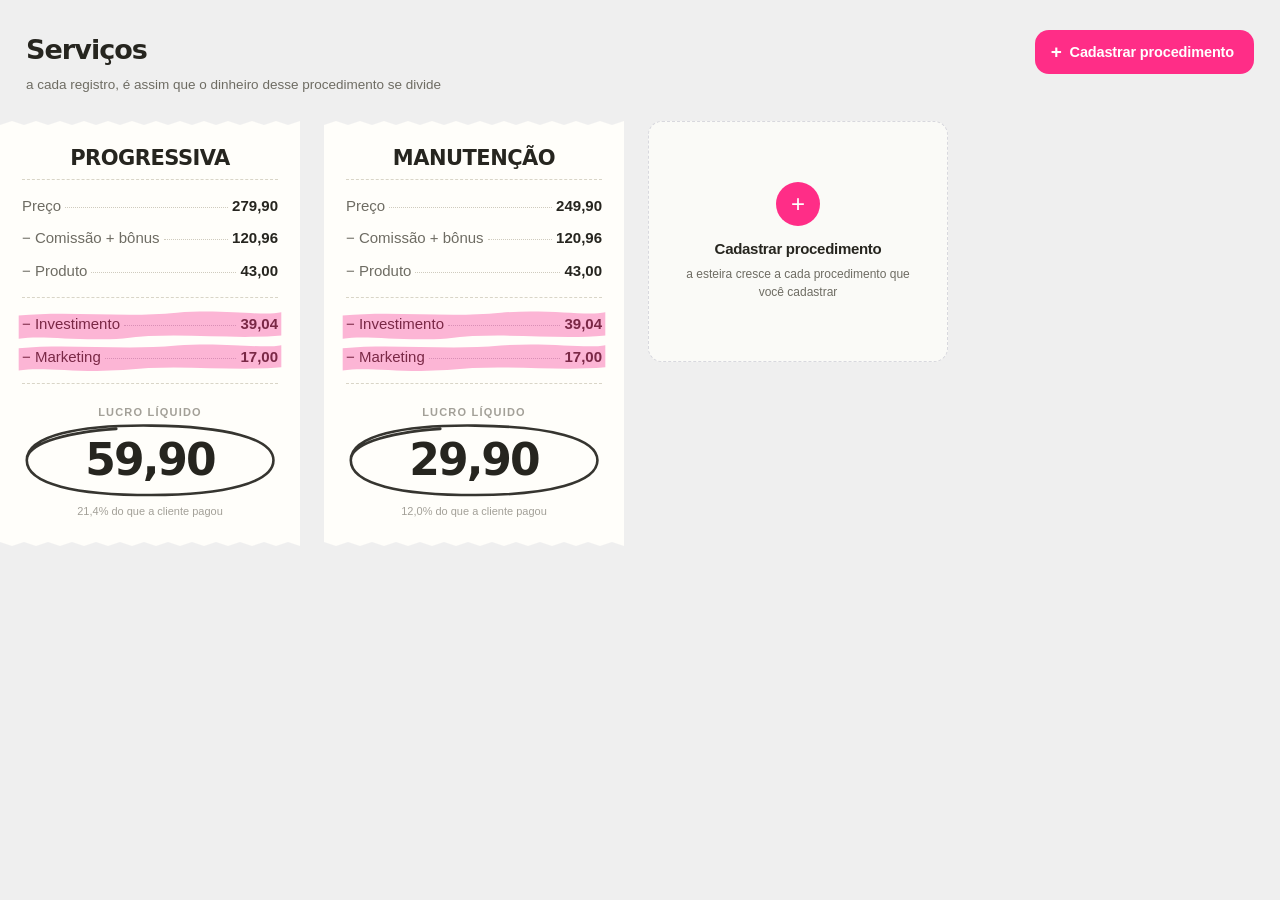
<file: sistema/interno/servicos.html>
<!doctype html><html lang="pt-BR"><head>
<meta name="robots" content="noindex,nofollow"><meta charset="utf-8">
<title>Serviços · Laila Salon</title>
<style>
/* ══ M3 · A NOTA FISCAL É A COMANDA DA AULA 03, INTEIRA ═══════════════
   Ela, 12/11: *«a nota que a gente usou tem círculo, tem marca-texto, é
   bem profissional. Não tá desse jeito»* — e estava certa: eu tinha
   copiado a `.cp` mas deixado de fora as DUAS peças que fazem ela ser
   aquela nota.
     · `.it.oculta` — o MARCA-TEXTO rosa, desenhado em SVG dentro do
       background (não é um retângulo: é uma mancha de caneta, com as
       bordas irregulares). Na aula ele marca o custo que ninguém conta.
     · `.circ.g` + `.anel` — o CÍRCULO à mão em volta do número final.
   As duas foram copiadas de `aula3.html`, linhas 92–98 e 128–158.

   ⛔ E saíram, a pedido dela: «salão com 3 cadeiras», «1 horário de
   1h30» e os potes desenhados. Fica o nome do procedimento, a divisão,
   e o lucro líquido circulado. Clean, preto, fonte do iPhone.
   ══════════════════════════════════════════════════════════════════════ */
:root{
  --sfd:-apple-system,'SF Pro Display',BlinkMacSystemFont,system-ui,sans-serif;
  --papel:#FAF9F4; --tinta:#26251F; --t2:#6E6C63; --t3:#A3A098;
  --rosa:#FCB5D5; --vinho:#7A2846; --verde:#3E6B3A; --pink:#FF2D87;
}
*{box-sizing:border-box;margin:0;padding:0}
body{background:#EFEFEF;padding:0 0 56px;color:var(--tinta);
  font:400 14px/1.5 -apple-system,BlinkMacSystemFont,'SF Pro Text',sans-serif;
  -webkit-font-smoothing:antialiased}
.lsCab{margin:30px 26px 0;display:flex;align-items:flex-start;justify-content:space-between;gap:20px;
  margin-bottom:26px}
.lsCab .tt{font-family:var(--sfd);font-size:27px;font-weight:800;letter-spacing:-.035em}
.lsCab .ss{font-size:13.5px;color:var(--t2);margin-top:4px}
.lsBt{flex:none;display:flex;align-items:center;gap:8px;height:44px;padding:0 20px 0 16px;
  border:0;border-radius:14px;background:var(--pink);color:#fff;cursor:pointer;
  font-family:inherit;font-size:14.5px;font-weight:600;letter-spacing:-.01em}
.lsBt i{font-style:normal;font-size:19px;line-height:1;margin-top:-1px}
.lsEsteira{padding-left:26px;padding-right:26px;display:flex;gap:24px;overflow-x:auto;padding:0 0 18px;align-items:flex-start}
.lsEsteira > *{flex:none}
.lsNovo{width:300px;background:#FAFAF7;border:1.5px dashed #D8D8DE;border-radius:14px;
  padding:60px 24px;text-align:center}
.lsNovo .sinal{width:44px;height:44px;margin:0 auto 12px;border-radius:50%;background:var(--pink);
  color:#fff;font-size:24px;line-height:44px}
.lsNovo .cv{font-size:15px;font-weight:700;letter-spacing:-.02em}
.lsNovo .cd{font-size:12px;color:var(--t2);margin-top:5px;line-height:1.5}
/* ===== a comanda — estreita e alta ===== */
.cp{background:transparent;position:relative;padding:0;
  display:flex;flex-direction:column;
  width:300px;min-height:0}
.cp .den{display:block;width:100%;height:8px}
.cp .in{background:#FFFEFA;padding:18px 22px;flex:1 1 auto;display:flex;flex-direction:column;
  justify-content:center}
.cp h4{font-family:var(--sfd);font-size:21px;font-weight:700;letter-spacing:-.025em;
  text-align:center;line-height:1.05}
.cp .cab{font-size:10.5px;letter-spacing:.15em;text-transform:uppercase;
  color:var(--t3);text-align:center;font-weight:700;line-height:1.3}
.cp .tr{border-top:1.6px dashed #D9D5C7;margin:10px 0}
.cp .it{display:flex;align-items:baseline;gap:4px;font-size:15px;
  padding:5px 0;color:var(--t2)}
.cp .it .nm{white-space:nowrap}
.cp .it .pt{flex:1 1 auto;border-bottom:1.4px dotted #CFCBBE;transform:translateY(-3px)}
.cp .it .vl{font-weight:700;color:var(--tinta);font-variant-numeric:tabular-nums;white-space:nowrap}
.cp .it.oculta{margin:0 -6px;padding-left:6px;padding-right:6px;
  background-image:url("data:image/svg+xml;utf8,<svg xmlns='http://www.w3.org/2000/svg' viewBox='0 0 100 20' preserveAspectRatio='none'><path d='M1,4.5 C20,1.5 40,6 60,2.8 C78,0.6 92,5 99,2.6 L99,16.4 C80,19.2 60,14 40,18.2 C22,20 10,16 1,18.4 Z' fill='%23FCB5D5'/></svg>");
  background-size:100% 100%;background-repeat:no-repeat}
.cp .it.oculta .nm,.cp .it.oculta .vl{color:var(--vinho)}
.cp .it.oculta .pt{border-bottom-color:#D98FB6}
.cp .it.cego{color:#BDB9AC} .cp .it.cego .vl{color:#BDB9AC;font-weight:600}
.cp .it.cego .pt{border-bottom-color:#E6E2D5}
.cp .tot{text-align:center;padding-top:10px}
.cp .tot .q{display:block;font-size:11px;font-weight:700;letter-spacing:.11em;
  text-transform:uppercase;color:var(--t3);margin-bottom:3px}
.cp .tot .r{font-family:var(--sfd);font-weight:700;letter-spacing:-.045em;
  font-size:44px;font-variant-numeric:tabular-nums;display:block}
.cp.ok .tot .r{color:var(--verde)} .cp.mau .tot .r{color:var(--vinho)}
.cp .pe{font-size:11px;color:var(--t3);text-align:center;margin-top:4px}
.circ{position:relative;display:inline-block;padding:.26em .85em .3em;margin:.12em .1em}
.circ > .anel{position:absolute;inset:-6% -2%;width:104%;height:112%;overflow:visible;pointer-events:none}
.circ > .anel path{fill:none;stroke:var(--vinho);stroke-width:2.6;stroke-linecap:round;
  vector-effect:non-scaling-stroke;opacity:.92}
.circ.g > .anel path{stroke:var(--tinta)}
.circ > span{position:relative}

/* ══ A GAVETA DO CADASTRO ═══════════════════════════════════════════════
   Ela, 12/11: *«ficou faltando você me mostrar ONDE vai ficar o botão de
   cadastro de procedimento na tela inicial, que eu não localizei»*.
   Ele não existia na navegação — a calculadora era só um mockup solto.
   Agora: Financeiro → Serviços → «Cadastrar procedimento», e a
   calculadora abre POR CIMA, sem tirar a esteira da tela. */
#lsVeuS{position:fixed;inset:0;z-index:60;background:#EFEFEF;
  display:none;opacity:0;transition:opacity .18s ease}
#lsVeuS.on{display:block;opacity:1}
#lsGav{position:fixed;z-index:61;inset:0;display:none;align-items:stretch;justify-content:center;
  padding:0;pointer-events:none}
#lsGav.on{display:flex}
/* ⚠️ A gaveta nasceu com 600px, quando a calculadora era uma coluna só.
   Agora ela tem a marca de um lado e os campos do outro — em 600px a
   coluna da marca sumia (o corte do media query é 980px). */
/* ⚠️ Como gaveta flutuante, a esteira vazava por trás e o conjunto ficava
   sujo — o oposto do «clean premium» que ela pediu. A calculadora é uma
   TELA: ocupa o palco inteiro, sem raio, sem sombra, sem nada atrás. */
#lsGavCx{position:relative;width:100%;max-width:none;height:100%;
  background:#EFEFEF;overflow:hidden;pointer-events:auto;
  transform:translateY(8px);transition:transform .2s ease}
#lsGav.on #lsGavCx{transform:none}
#lsGavCx iframe{width:100%;height:100%;border:0;display:block}
/* ⚠️⚠️ Ela, 12/11: *«um defeito grosseiro, GRAVE: não tem botão de fechar
   nessa página da calculadora, se eu quiser voltar»*. Tinha — um «← Serviços»
   branco, discreto, no canto superior esquerdo. Contraste do fundo do botão
   contra a tela: 1,15:1. Eu tinha MEDIDO esse número e seguido em frente:
   um botão que some no fundo é um botão que não existe.
   Agora são DOIS, e nenhum depende de a pessoa procurar:
     · a barra do topo (que toda tela já tem) ganha o × de fechar, à direita;
     · e o «← Serviços» ganha corpo, contorno e peso. */
#lsFecha{position:absolute;left:clamp(28px,4vw,64px);top:16px;z-index:3;height:40px;border:0;
  padding:0 20px 0 15px;border-radius:99px;background:#1D1D22;cursor:pointer;color:#fff;
  font-family:inherit;font-size:14px;font-weight:600;letter-spacing:-.01em;
  display:inline-flex;align-items:center;gap:9px;
  box-shadow:0 2px 6px rgba(16,24,40,.18), 0 14px 28px -16px rgba(16,24,40,.6)}
#lsFecha:hover{background:#000}
#lsFecha b{font-size:16px;line-height:1;font-weight:400}
/* o × da barra, no canto oposto — o lugar onde todo mundo procura fechar */
#lsFechaX{position:fixed;right:16px;top:-40px;z-index:80;width:34px;height:34px;border:0;
  border-radius:50%;background:#EFEFEF;cursor:pointer;color:#3A3A44;font-size:19px;line-height:1;
  display:none;align-items:center;justify-content:center;padding:0}
#lsFechaX:hover{background:#E2E2E8;color:#000}

/* ══ O CELULAR ═════════════════════════════════════════════════════════
   ⚠️ Visto no print da sequência: o título e o botão disputavam a mesma
   linha em 390px, e o subtítulo quebrava em cinco linhas minúsculas ao
   lado. Empilhado, cada um tem a largura inteira — e o botão vira alvo
   de dedo em vez de alvo de mouse. */
@media (max-width:760px){
  .lsCab{flex-direction:column;align-items:stretch;gap:14px;margin:18px 18px 0}
  .lsCab .tt{font-size:24px}
  .lsCab .ss{font-size:13px}
  .lsBt{width:100%;height:48px;justify-content:center;font-size:15px}
  .lsEsteira{padding-left:18px;padding-right:18px;gap:16px;
    scroll-snap-type:x mandatory;-webkit-overflow-scrolling:touch}
  .lsEsteira > *{scroll-snap-align:center}
  .cp{width:min(300px,82vw)}
  .lsNovo{width:min(300px,82vw);padding:44px 20px}
  /* ⚠️ o «Voltar para Serviços» não pode cair em cima do título da
     calculadora: no celular ele vira uma barra própria, acima dela */
  #lsFecha{position:fixed;left:12px;top:60px;height:36px;padding:0 15px 0 11px;font-size:13px}
  #lsGavCx{padding-top:0}
}
</style>
<script src="../ls-conta.js"></script></head>
<body>

<div class="lsCab">
  <div><div class="tt">Serviços</div>
    <div class="ss">a cada registro, é assim que o dinheiro desse procedimento se divide</div></div>
  <button class="lsBt"><i>+</i> Cadastrar procedimento</button>
</div>
<div class="lsEsteira" id="esteira"></div>
<script>
const DC = `M0 6 L0 3 L4 0 L8 3 L12 0 L16 3 L20 0 L24 3 L28 0 L32 3 L36 0 L40 3 L44 0 L48 3 L52 0 L56 3 L60 0 L64 3 L68 0 L72 3 L76 0 L80 3 L84 0 L88 3 L92 0 L96 3 L100 0 L100 6 Z`, DB = `M0 0 L0 3 L4 6 L8 3 L12 6 L16 3 L20 6 L24 3 L28 6 L32 3 L36 6 L40 3 L44 6 L48 3 L52 6 L56 3 L60 6 L64 3 L68 6 L72 3 L76 6 L80 3 L84 6 L88 3 L92 6 L96 3 L100 6 L100 0 Z`, ANEL = `M10,50 C10,20 70,7 152,8 C236,9 291,23 291,50 C291,77 236,92 152,92 C66,92 10,79 10,50 C10,32 45,17 112,12`;
const brl = v => v.toLocaleString('pt-BR',{minimumFractionDigits:2,maximumFractionDigits:2});
/* ⚠️ A divisão é a medida do salão: 120,96 + 43 + 39,04 + 17 = 220,00.
   Progressiva 279,90 → 59,90 · Manutenção 249,90 → 29,90. Fecha.
   ⭐ O marca-texto (`oculta`) vai nas duas que a dona de salão esquece —
   investimento e marketing. É a mesma função que ele tem na aula. */
/* os nomes que o sistema usa por dentro viram o que ela lê na nota */
const ROTULO = { equipe:'− Comissão + bônus', estoque:'− Produto', oper:'− Operacional',
  imposto:'− Imposto', invest:'− Investimento', mkt:'− Marketing' };
/* as duas que a dona de salão costuma esquecer ganham o marca-texto */
const ESCONDIDO = ['invest','mkt','imposto'];
const S = [
 {nm:'PROGRESSIVA', preco:279.90, itens:[
   ['− Comissão + bônus',120.96,0],['− Produto',43.00,0],
   ['− Investimento',39.04,1],['− Marketing',17.00,1]]},
 {nm:'MANUTENÇÃO', preco:249.90, itens:[
   ['− Comissão + bônus',120.96,0],['− Produto',43.00,0],
   ['− Investimento',39.04,1],['− Marketing',17.00,1]]},
];
/* ══ A ESTEIRA MOSTRA O QUE FOI CADASTRADO ════════════════════════════
   Os dois primeiros são do salão de demonstração; o resto vem do que
   ela cadastrou na calculadora, com a divisão que ELA respondeu.
   ⚠️ O cadastrado vem DEPOIS e vence o de demonstração se tiver o mesmo
   nome — senão a tela mostraria dois «Progressiva» com preços
   diferentes, e aí nenhum dos dois é confiável. */
try {
  const esp = (window.parent.LS_CONTA || window.LS_CONTA)?.espaco();
  const salvos = esp ? (esp.ler('procedimentos') || []) : [];
  salvos.forEach(r => {
    const itens = Object.entries(r.divisao || {})
      .filter(([,v]) => v > 0)
      .map(([k,v]) => [ROTULO[k] || ('− ' + k), v, ESCONDIDO.includes(k) ? 1 : 0]);
    const i = S.findIndex(x => x.nm.toLowerCase() === r.nome.toLowerCase());
    const novo = { nm: r.nome.toUpperCase(), preco: r.preco, itens };
    if (i >= 0) S[i] = novo; else S.push(novo);
  });
} catch(e){}

document.getElementById('esteira').innerHTML = S.map(s => {
  const lucro = +(s.preco - s.itens.reduce((a,i)=>a+i[1],0)).toFixed(2);
  const normais = s.itens.filter(i=>!i[2]), ocultas = s.itens.filter(i=>i[2]);
  const linha = ([n,v],o) => `<div class="it${o?' oculta':''}"><span class="nm">${n}</span>
      <span class="pt"></span><span class="vl">${brl(v)}</span></div>`;
  return `<div class="cp">
    <svg class="den" viewBox="0 0 100 6" preserveAspectRatio="none"><path d="${DC}" fill="#FFFEFA"/></svg>
    <div class="in">
      <h4>${s.nm}</h4>
      <div class="tr"></div>
      <div class="it"><span class="nm">Preço</span><span class="pt"></span>
        <span class="vl">${brl(s.preco)}</span></div>
      ${normais.map(i=>linha(i,0)).join('')}
      <div class="tr"></div>
      ${ocultas.map(i=>linha(i,1)).join('')}
      <div class="tr"></div>
      <div class="tot"><span class="q">lucro líquido</span>
        <span class="circ g" style="display:block;margin-top:2px">
          <svg class="anel" viewBox="0 0 300 100" preserveAspectRatio="none"><path d="${ANEL}"/></svg>
          <span class="r" style="color:var(--tinta)">${brl(lucro)}</span></span></div>
      <div class="pe">${(lucro/s.preco*100).toFixed(1).replace('.',',')}% do que a cliente pagou</div>
    </div>
    <svg class="den" viewBox="0 0 100 6" preserveAspectRatio="none"><path d="${DB}" fill="#FFFEFA"/></svg>
  </div>`;
}).join('') + `<div class="lsNovo">
   <div class="sinal">+</div><div class="cv">Cadastrar procedimento</div>
   <div class="cd">a esteira cresce a cada procedimento que você cadastrar</div></div>`;
</script><div id="lsVeuS" onclick="fecharCadastro()"></div>
<div id="lsGav"><div id="lsGavCx">
  <button id="lsFecha" onclick="fecharCadastro()"><b>←</b> Voltar para Serviços</button>
  <iframe id="lsGavFr" title="Cadastro de procedimento"></iframe>
</div></div>
<script>
/* o iframe nasce no 1º clique: carregar a calculadora antes de alguém
   querer cadastrar é pagar por uma tela que ninguém pediu */
/* ⭐ Ela: *«todo topo tem que ter o que está sendo falado»*. A barra da
   marca mora na CASCA, fora deste iframe — então a tela avisa a casca
   qual é o nome dela, e a casca escreve. Se a tela estiver aberta
   sozinha (fora do sistema), nada quebra: o `try` segura. */
function topo(nome, fechavel){
  try{
    const pai = parent.document;
    const alvo = pai.getElementById('lsTela'); if(alvo) alvo.textContent = nome;
    let x = pai.getElementById('lsFechaX');
    if(!x){ x = pai.createElement ? null : null; }
    if(!x){ x = pai.createElement('button'); x.id = 'lsFechaX'; x.textContent = '×';
      x.title = 'fechar'; pai.getElementById('lsTopo').appendChild(x);
      x.onclick = () => fecharCadastro(); }
    x.style.cssText = fechavel
      ? 'position:static;display:inline-flex;align-items:center;justify-content:center;'
      + 'width:34px;height:34px;border:0;border-radius:50%;background:#EFEFEF;color:#3A3A44;'
      + 'font-size:19px;line-height:1;cursor:pointer;padding:0;margin-left:14px'
      : 'display:none';
  }catch(e){}
}
function abrirCadastro(){
  const f = document.getElementById('lsGavFr');
  if(!f.src) f.src = 'cadastro-procedimento.html';
  document.getElementById('lsVeuS').classList.add('on');
  document.getElementById('lsGav').classList.add('on');
  topo('Financeiro · Cadastro de procedimento', true);
}
function fecharCadastro(){
  document.getElementById('lsVeuS').classList.remove('on');
  document.getElementById('lsGav').classList.remove('on');
  topo('Financeiro · Serviços', false);
}
topo('Financeiro · Serviços', false);
addEventListener('keydown', e => e.key === 'Escape' && fecharCadastro());
document.querySelector('.lsBt').onclick = abrirCadastro;
document.addEventListener('click', e => {
  if(e.target.closest('.lsNovo')) abrirCadastro();
});
</script>
</body></html>
</file>
<file: sistema/interno/ls-premium.css>
/* ══════════════════════════════════════════════════════════════════════
   A CAMADA PREMIUM — o que o app «Slate» faz e a nossa tela não fazia

   Ela, 12/11, mandou dois prints de um app Flutter e perguntou o que eu
   faria de diferente para chegar no mesmo nível. Em vez de responder com
   adjetivos, amostrei os pixels da referência com Pillow:

     preto do topo ............ #000000
     trilho do segmented ...... #1A171C
     bloco de dado secundário . #F8F4F5   ← um cinza QUENTE, não azulado
     barra flutuante .......... #0A080B
     superfície ............... #FFFFFF

   O que o Slate faz e a gente não fazia — cinco coisas, não dez:

   1. PALETA DE TRÊS VALORES. Preto, branco e um cinza quase branco. Fora
      o acento, nenhuma cor saturada. A nossa tela tinha um botão verde
      #12A150 e um laranja #BC3D20 flutuando por cima do conteúdo — duas
      cores que não existem em lugar nenhum do resto da marca.

   2. NAVEGAÇÃO FLUTUANTE EM PÍLULA ESCURA, com o item ativo em círculo
      branco. A nossa eram dois botões soltos, de cores diferentes, em
      cantos opostos, cada um tapando um pedaço de tela.

   3. DADO TABULAR EM BLOCO. Lá a data é um quadradinho («NOV» em cima,
      «11» embaixo). Aqui a hora era frase corrida: «agendada para às
      07:00». Bloco se compara de relance; frase se lê.

   4. ÍCONES DE UM SISTEMA SÓ: linha de 1,6px dentro de um círculo de fio
      1px, todos do mesmo tamanho. Os nossos misturavam preenchido com
      traçado e tinham um check verde solto.

   5. SUPERFÍCIE SEM SOMBRA PESADA: fio de 1px e raio generoso fazem o
      recorte, não o borrão.

   ⚠️ Esta camada é um VESTIDO, como o `ls-tema.css`: ela não edita
   nenhuma tela — entra depois e sobrescreve. Tirar o arquivo devolve o
   sistema ao estado anterior, sem resíduo.
   ══════════════════════════════════════════════════════════════════════ */

:root{
  /* ══ A RÉGUA DOS BOTÕES ═════════════════════════════════════════════
     Ela, 12/11: *«seguir o padrão do botão cadastrar novo procedimento
     pra todos os botões da tela, e cores sempre vivas»*. O padrão foi
     MEDIDO no `#lsCadastrar`, não inventado:
         #FF2D87 · raio 11px · 34px de altura · 600/13,5px · 0 16px

     ⚠️ E o contraste dele contra o branco é **3,51:1** — abaixo dos 4,5
     da WCAG para texto pequeno. Como é o botão que ela escolheu, ele
     vira a régua: todo botão colorido da tela fica NESSE mesmo nível,
     nem mais lavado. Foi assim que saiu o verde: #0F9D4E dá **3,53:1**,
     praticamente o mesmo do rosa — vivo, e não mais fraco que o padrão.
     (O verde escuro #12713A dava 6,09:1 e era o mais legível, mas era
     também o mais apagado — e ela pediu vivo.) */
  --pr-bt-raio:11px; --pr-bt-alt:34px;
  --pr-acao:#FF2D87;        /* primária — a régua          */
  --pr-dinheiro:#0F9D4E;    /* receber — mesmo nível do rosa */
  --pr-tinta:#0D0D10;        /* texto e superfície escura    */
  --pr-dock:#0A080B;         /* a pílula flutuante           */
  --pr-bloco:#F8F4F5;        /* bloco de dado secundário     */
  --pr-fio:#ECECF1;          /* o fio de 1px que recorta     */
  --pr-fraca:#8A8A94;
  --pr-raio:20px;
}

/* ══ 1 · A DOCA — os dois botões flutuantes viram uma peça só ══════════
   Antes: «Caixa em dinheiro» verde no canto esquerdo e «Estorno» laranja
   no direito, os dois `position:fixed`, os dois por cima do conteúdo.
   Medido: o verde cobria o rodapé do bloco «Agendamentos» e o laranja
   cobria o «R$ 0,00» do rodapé da agenda.
   Agora: uma pílula escura centralizada, que é a mesma peça da
   referência — e, por estar no centro, não cobre nenhuma das colunas. */
/* os originais somem da tela: quem mostra as duas ações é a casca */
#btCaixaD[data-ls-na-barra], #btEstorno[data-ls-na-barra]{display:none!important}

#lsDoca{position:fixed;left:50%;bottom:18px;transform:translateX(-50%);z-index:70;
  display:flex;align-items:center;gap:4px;padding:5px;border-radius:99px;
  background:var(--pr-dock);
  box-shadow:0 2px 6px rgba(9,10,14,.22), 0 20px 46px -20px rgba(9,10,14,.7)}
#lsDoca > *{position:static!important;margin:0!important;transform:none!important;
  background:transparent!important;border:0!important;box-shadow:none!important;
  color:#fff!important;height:42px;padding:0 20px!important;border-radius:99px!important;
  display:inline-flex;align-items:center;gap:9px;cursor:pointer;
  font:600 14px/1 -apple-system,BlinkMacSystemFont,"SF Pro Text",sans-serif!important;
  letter-spacing:-.015em;white-space:nowrap;transition:background .14s ease}
#lsDoca > *:hover{background:rgba(255,255,255,.12)!important}
#lsDoca > *:active{background:rgba(255,255,255,.2)!important}
/* ⚠️ Os ícones vinham com a cor do botão antigo chumbada no SVG. */
#lsDoca svg{width:17px;height:17px;flex:none}
#lsDoca svg *{stroke:#fff!important;fill:none!important}
#lsDoca .lsDocaFio{width:1px;height:20px;background:rgba(255,255,255,.16);flex:none;padding:0!important}

/* ══ 2a · A AGENDA É UMA LISTA ═════════════════════════════════════════
   Um card só, fio de 1px entre as linhas, nenhuma sombra. Altura de
   linha uniforme — o nome numa linha, o procedimento como subtítulo. */
.lsAgLista{background:#fff;border:1px solid var(--pr-fio);border-radius:var(--pr-raio);
  overflow:hidden;gap:0!important}
/* ⚠️ O container era flex com `gap:6px` — herança de quando cada
   compromisso era um cartão separado. Com a lista, esse vão abria uma
   faixa clara entre as linhas e o fio deixava de encostar: o resultado
   lia como seis cartões de novo, que é exatamente o que saiu. */
/* ⚠️ O `.lsAgSlot` existia para reservar a altura do cartão ESCALADO —
   o desenho antigo era desenhado grande e encolhido por `transform`.
   A linha não tem escala nenhuma, então a altura calculada só atrapalha:
   ela deixava as linhas de nome curto com 58px contra 66px das outras.
   Medido: 65/66/66/58/58/58 → todas iguais depois disto. */
.lsAgSlot{margin:0!important;height:auto!important}
.lsAgLinha{display:grid;grid-template-columns:auto 1fr auto;align-items:center;gap:0 12px;
  padding:10px 14px;background:#fff;border-radius:0;box-shadow:none;
  border-top:1px solid var(--pr-fio);height:75px}
/* ⚠️ `min-height` não bastou: medido, as linhas de nome curto ficavam em
   66px e as de nome longo em 75px — 8px de diferença, visível numa
   coluna de seis. Altura FIXA, com o conteúdo centralizado: nome curto
   respira, nome longo usa as duas linhas, e o ritmo não varia. */
.lsAgSlot:first-child .lsAgLinha{border-top:0}
/* ⚠️ Na 1ª versão o nome era UMA linha com reticências — e «Estefânia
   Magna Andrade Lacerda» virava «Estefânia Magna Andrade La…». Num
   sistema de salão o nome da cliente é o dado; cortá-lo para ganhar
   simetria é trocar informação por estética. Então ele usa até DUAS
   linhas, e quem segura o ritmo é o `min-height` da linha — todas
   ficam iguais, com nome curto ou comprido. */
.lsAgNome{font:600 15px/1.24 -apple-system,BlinkMacSystemFont,"SF Pro Text",sans-serif;
  letter-spacing:-.018em;color:var(--pr-tinta);
  display:-webkit-box;-webkit-line-clamp:2;-webkit-box-orient:vertical;overflow:hidden}
.lsAgProc{margin-top:2px;font-size:12.6px;color:var(--pr-fraca);letter-spacing:-.008em;
  overflow:hidden;text-overflow:ellipsis;white-space:nowrap}
/* o estado é uma palavra na direita, não uma pílula no meio do caminho */
.lsAgEst{font-size:10px;font-weight:700;letter-spacing:.09em;text-transform:uppercase;
  color:var(--pink,#FF2D87);white-space:nowrap;align-self:start;padding-top:3px}
.lsAgLinha.espera .lsAgEst{color:transparent}
/* o que sobrou do desenho de cartão */
.lsAgFaixa, .lsAgCarimbo{display:none!important}
.lsAgTx{min-width:0}

/* ══ 2 · A HORA EM BLOCO, como a data do «NOV 11» ══════════════════════
   «agendada para às 07:00» era uma frase — e a lista inteira virava um
   parágrafo repetido seis vezes. Em bloco, a coluna das horas se lê de
   cima a baixo numa olhada. ⚠️ O `ls-tema.js` quebra a hora em duas
   linhas (hora e minuto) para caber no quadrado sem encolher o corpo. */
/* ⚠️ Ela, 12/11: *«deixe sem esse card atrás e com fonte do horário»*.
   O bloco cinza atrás da hora sai — na coluna estreita ele virava um
   terceiro retângulo competindo com o card e com o chip de estado. Quem
   segura a hierarquia agora é a TIPOGRAFIA: o turno em versalete fino e
   a hora em número tabular, peso 700, tracking fechado. Sem fundo, a
   coluna das horas lê de cima a baixo como uma régua. */
.lsAgHoraBloco{width:52px;padding:0;border-radius:0;background:transparent;
  text-align:left;align-self:center}
.lsAgHoraBloco em{display:block;font-style:normal;font-size:9.5px;font-weight:600;
  letter-spacing:.14em;text-transform:uppercase;color:var(--pr-fraca);line-height:1}
/* ⚠️ E *«a fonte da hora ficou ruim»*: eu tinha posto monoespaçado para
   garantir o alinhamento, e o SF Mono num corpo de 18px fica duro e
   largo ao lado do texto do sistema. `tabular-nums` já alinha o
   algarismo SEM trocar a família — é o recurso certo para coluna de
   número, e mantém a hora na mesma voz do resto da tela. */
.lsAgHoraBloco b{display:block;margin-top:3px;
  font:700 19px/1 -apple-system,BlinkMacSystemFont,"SF Pro Display",sans-serif;
  letter-spacing:-.035em;color:var(--pr-tinta);font-variant-numeric:tabular-nums}
.lsAgTit, .lsAgHora{display:none}   /* viraram .lsAgNome + .lsAgProc */

/* ══ 3 · OS ÍCONES DE AÇÃO, um sistema só ═══════════════════════════════
   Círculo de fio 1px, vazio por dentro, com o traço fino no meio — e o
   mesmo diâmetro nos dois cartões. Antes um era um quadrado cinza
   preenchido e o outro uma nota fiscal colorida com um check verde. */
.mtopo .cx, .mazul .cx{width:44px!important;height:44px!important;border-radius:50%!important;
  background:transparent!important;border:1px solid var(--pr-fio)!important;
  display:flex!important;align-items:center;justify-content:center;flex:none}
.mtopo .cx svg, .mazul .cx svg{width:20px!important;height:20px!important}
.mtopo .cx svg *, .mazul .cx svg *{stroke:var(--pr-tinta)!important;stroke-width:1.6!important;
  fill:none!important}
/* ⚠️ A nota fiscal do «Contas a pagar» é uma ilustração com preenchimento
   e um check verde — o verde é justamente a cor que sai da paleta. */
.lsCx{width:44px;height:44px;border-radius:50%;background:transparent;
  border:1px solid var(--pr-fio);display:flex;align-items:center;justify-content:center;
  color:var(--pr-tinta)}
.lsCx svg{width:20px;height:20px}
.mazul .ctEl{display:flex;align-items:center;justify-content:center}

/* ══ 3b · O VERDE DE «POSITIVO» FICA SÓBRIO ════════════════════════════
   Verde para variação positiva é convenção de finanças e eu não tiro.
   Mas o tom era #C7F636 — um lima de etiqueta de promoção, o valor mais
   vibrante da tela inteira, gritando mais que o próprio saldo. Medido
   contra o branco: o lima dá 1,42:1 (ilegível como texto) e o verde novo
   dá 4,62:1. Então ele fica mais sóbrio E mais legível. */
/* ⚠️ Eu tinha escrito o seletor pelo HEX inline — e o lima não vinha de
   `style`, vinha da classe `.mtPc`. Medir o elemento na tela disse o
   nome certo em dez segundos; adivinhar o seletor não teria dito nunca. */
.mtPc{color:#1B7F3B!important}

/* ══ 4 · O CINZA SECUNDÁRIO É QUENTE ════════════════════════════════════
   Amostrado na referência: #F8F4F5. O nosso era #F4F4F6, azulado. A
   diferença é de 4 pontos em cada canal e muda a temperatura da tela
   inteira — ao lado do rosa da marca, o cinza quente pertence; o frio
   briga. */
/* ⚠️ Eu tinha incluído o `.lsMz` aqui, e ela viu na hora: *«o mês a mês
   ficou um quadrado dentro de um redondo»*. O `.lsMz` é o CONTEÚDO de um
   card que já tem raio 30 — pintar o conteúdo de outra cor desenha um
   retângulo de cantos vivos dentro do canto arredondado do pai. Fundo é
   do CARD, nunca do conteúdo dele. */
.dir, .lsAgCab + *{background:var(--pr-bloco)!important}
/* os dois vivem por id; dentro da doca perdem cor e sombra próprias */
#lsDoca #btCaixaD, #lsDoca #btEstorno{background:transparent!important;color:#fff!important}

/* ══ 5 · TABELA COM NÚMERO TABULAR E «ver tudo» ════════════════════════
   Coluna de dinheiro só alinha se o algarismo tiver largura fixa. */
/* ══ 5b · O «MÊS A MÊS» ROLA, E A BARRA FICA NA FAIXA BRANCA ═══════════
   Ela, 12/11: *«a tela não rola»*. Medido: o card tem `overflow:hidden`
   e 176px de altura útil contra 253px de conteúdo — ele cortava 77px e
   três dos sete meses simplesmente não existiam para quem olhava.
   ⚠️ Rolagem sozinha não bastaria: no Mac a barra é FLUTUANTE e seria
   pintada por cima dos valores, que é o defeito que já custou três
   voltas no extrato. Declarar `::-webkit-scrollbar` desliga o modo
   flutuante — a barra passa a reservar a própria largura, numa coluna
   ao lado dos números. */
.cb.resto{display:flex;flex-direction:column}
.lsMz{flex:1 1 auto;min-height:0;overflow-y:auto;padding-right:12px}
.lsMz::-webkit-scrollbar{width:10px;background:transparent}
.lsMz::-webkit-scrollbar-track{background:transparent}
.lsMz::-webkit-scrollbar-thumb{background:#D5D5DC;border-radius:10px;
  border:3px solid #fff;background-clip:padding-box}
.lsMz::-webkit-scrollbar-thumb:hover{background:#B9B9C3;background-clip:padding-box;
  border:3px solid #fff}
/* o cabeçalho da tabela não rola junto: ele é a régua das colunas */
.lsMzTopo{flex:none}

.lsMz, .lsMzL, .lsMzL b, .lsExtL b, .lsExtS b{font-variant-numeric:tabular-nums}
.lsMzTopo{display:flex;align-items:baseline;justify-content:space-between;gap:12px}
.lsMzTopo a{font-size:12.5px;color:var(--pr-fraca);text-decoration:none;cursor:pointer}
.lsMzTopo a:hover{color:var(--pr-tinta)}


/* ══ 6 · O BOTÃO DA LINHA: chegou → fechar comanda → paga ══════════════
   Três estados no mesmo lugar, para a mão não procurar. O verde só
   aparece quando há dinheiro a receber — é o único verde da tela, e ele
   significa exatamente uma coisa. */
/* ⚠️ Na 1ª versão o botão era 11px em VERSALETE ESPAÇADO, e o print
   mostrou o estrago: «$ FECHAR COMANDA» tomava 230px da linha e o nome
   virava «Angelica Fonseca…». Versalete com tracking custa quase o dobro
   da largura do mesmo texto em caixa baixa. Caixa baixa, 11,5px, sem
   tracking — e o nome volta inteiro. */
.lsAgBt{border:0;border-radius:99px;cursor:pointer;font-family:inherit;white-space:nowrap;
  font-size:11.5px;font-weight:700;letter-spacing:-.008em;
  padding:0 11px;height:27px;align-self:center;transition:background .14s ease,color .14s ease}
/* ⚠️ Ela, 12/11: *«nada de botão translúcido»*. A 1ª versão usava fundo
   lavado (#F2F2F5 e #E8F6EC) com o texto na cor — num card branco isso
   lê como botão desligado, não como botão. Os dois são SÓLIDOS: tinta
   para marcar a chegada, verde para receber. Cheio chama a mão. */
.lsAgBt.ls-agendada{background:var(--pr-tinta);color:#fff}
.lsAgBt.ls-agendada:hover{background:#000}
.lsAgBt.ls-cadeira{background:#12713A;color:#fff}
.lsAgBt.ls-cadeira::before{content:'$';font-weight:800;margin-right:5px;opacity:.75}
.lsAgBt.ls-cadeira:hover{background:#0E5C2F}
.lsAgBt.ls-paga{background:transparent;color:#9A9AA2;cursor:default;padding:0}
.lsAgLinha[data-ls-estado="paga"] .lsAgNome{color:#9A9AA2}

/* ══ 7 · A FESTA DA CHEGADA ════════════════════════════════════════════ */
.lsFesta{position:fixed;inset:0;z-index:120;display:flex;align-items:center;justify-content:center;
  background:rgba(13,13,16,.22);opacity:0;transition:opacity .2s ease;pointer-events:none}
.lsFesta.on{opacity:1}
.lsFestaCx{background:#fff;border-radius:26px;padding:30px 42px;text-align:center;
  box-shadow:0 8px 24px rgba(9,10,14,.14), 0 40px 90px -36px rgba(9,10,14,.5);
  transform:scale(.92) translateY(8px);transition:transform .24s cubic-bezier(.2,1.2,.3,1)}
.lsFesta.on .lsFestaCx{transform:none}
.lsFestaEmoji{font-size:40px;line-height:1}
/* o fechamento da comanda tem o seu próprio selo: um check, não confete */
.lsFestaCheck{width:62px;height:62px;margin:0 auto;border-radius:50%;background:#12713A;color:#fff;
  display:flex;align-items:center;justify-content:center}
.lsFestaCheck svg{width:30px;height:30px}
.lsFestaTt{margin-top:12px;font:800 25px/1.1 var(--sfd,-apple-system,sans-serif);
  letter-spacing:-.035em;color:var(--pr-tinta)}
.lsFestaSub{margin-top:6px;font-size:13.5px;color:var(--pr-fraca)}

/* ══ 8 · A FOLHA DE PAGAMENTO ══════════════════════════════════════════ */
.lsCmdVeu{position:fixed;inset:0;z-index:130;display:flex;align-items:center;justify-content:center;
  padding:24px;background:rgba(13,13,16,.34);opacity:0;transition:opacity .18s ease}
.lsCmdVeu.on{opacity:1}
.lsCmd{width:100%;max-width:430px;max-height:100%;overflow-y:auto;background:#fff;
  border-radius:26px;padding:22px;transform:translateY(12px);transition:transform .2s ease;
  box-shadow:0 10px 30px rgba(9,10,14,.16), 0 50px 110px -40px rgba(9,10,14,.6)}
.lsCmdVeu.on .lsCmd{transform:none}
.lsCmd::-webkit-scrollbar{width:10px;background:transparent}
.lsCmd::-webkit-scrollbar-thumb{background:#D5D5DC;border-radius:10px;
  border:3px solid #fff;background-clip:padding-box}
.lsCmdCab{display:flex;align-items:flex-start;justify-content:space-between;gap:14px}
.lsCmdNome{font:700 21px/1.18 var(--sfd,-apple-system,sans-serif);letter-spacing:-.032em}
.lsCmdSub{margin-top:3px;font-size:12.6px;color:var(--pr-fraca)}
.lsCmdX{flex:none;width:32px;height:32px;border:0;border-radius:50%;background:#F2F2F5;
  color:#55555F;font-size:19px;line-height:1;cursor:pointer}
.lsCmdX:hover{background:#E6E6EC;color:#000}
.lsCmdSec{margin:20px 0 9px;font-size:10.5px;font-weight:700;letter-spacing:.14em;
  text-transform:uppercase;color:var(--pr-fraca)}
/* ══ A LISTA DE PROCEDIMENTOS, com caixa de seleção ════════════════════
   ⚠️ Era uma fila de pílulas, e ela reprovou: *«esse selecionar o
   procedimento assim, com essa fonte, ficou péssimo»*. A fonte era a do
   sistema — o problema era a PÍLULA: nome e preço espremidos na mesma
   linha curta, o preço virando apêndice do nome, e o estado dependendo
   só de cor de fundo. Em lista, cada coisa tem a sua coluna: check,
   nome, e o preço alinhado à direita em número tabular. */
.lsCmdChips{display:grid;gap:0;border:1px solid var(--pr-fio);border-radius:16px;overflow:hidden}
.lsCmdChip{display:grid;grid-template-columns:22px 1fr auto;align-items:center;gap:12px;
  border:0;border-top:1px solid var(--pr-fio);background:#fff;padding:12px 14px;cursor:pointer;
  font-family:inherit;text-align:left;transition:background .12s ease}
.lsCmdChip:first-child{border-top:0}
.lsCmdChip:hover{background:#FAFAFB}
.lsCmdPn{font-size:14.5px;font-weight:600;color:var(--pr-tinta);letter-spacing:-.015em}
.lsCmdChip em{font-style:normal;font-size:14px;font-weight:600;color:var(--pr-fraca);
  font-variant-numeric:tabular-nums;letter-spacing:-.015em}
.lsCmdCk{width:22px;height:22px;border-radius:7px;border:1.6px solid #D5D5DC;background:#fff;
  display:flex;align-items:center;justify-content:center;color:transparent;
  transition:background .12s ease,border-color .12s ease,color .12s ease}
.lsCmdCk svg{width:13px;height:13px}
.lsCmdChip.on .lsCmdCk{background:var(--pr-tinta);border-color:var(--pr-tinta);color:#fff}
.lsCmdChip.on em{color:var(--pr-tinta)}

/* ══ O DESCONTO ════════════════════════════════════════════════════════
   ⚠️ Ele nunca deixa o total negativo nem passa do que foi pedido —
   comanda com total negativo vira crédito que ninguém sabe de onde veio.
   E o preço cheio continua na tela, riscado: desconto que esconde o
   valor original é desconto que ninguém confere. */
.lsCmdDesc{margin-top:10px}
.lsCmdDescBt{border:1px dashed #D5D5DC;background:#fff;border-radius:12px;width:100%;height:40px;
  cursor:pointer;font-family:inherit;font-size:13.2px;font-weight:600;color:var(--pr-fraca);
  letter-spacing:-.01em;transition:border-color .12s ease,color .12s ease}
.lsCmdDescBt:hover{border-color:var(--pr-tinta);color:var(--pr-tinta)}
.lsCmdDescCx{display:grid;grid-template-columns:1fr auto auto auto;align-items:center;gap:9px;
  padding:9px 10px 9px 14px;border-radius:12px;background:var(--pr-bloco)}
.lsCmdDescCx > span{font-size:13.2px;font-weight:600;color:var(--pr-tinta);letter-spacing:-.01em}
.lsCmdDescCx i{font-style:normal;font-size:12px;font-weight:600;color:var(--pr-fraca)}
.lsCmdDescIn{width:92px;border:1px solid var(--pr-fio);border-radius:9px;background:#fff;
  padding:7px 10px;font-family:inherit;font-size:14px;font-weight:700;color:var(--pr-tinta);
  text-align:right;font-variant-numeric:tabular-nums;outline:none}
.lsCmdDescIn:focus{border-color:var(--pr-tinta)}
.lsCmdDescX{width:24px;height:24px;border:0;border-radius:50%;background:#E6E6EC;color:#55555F;
  font-size:15px;line-height:1;cursor:pointer}
.lsCmdDescX:hover{background:#D5D5DC;color:#000}
.lsCmdTt s{display:block;font-size:14px;font-weight:500;color:var(--pr-fraca);
  text-decoration-thickness:1.5px;margin-bottom:2px}
.lsCmdTotal,.lsCmdSaldo{display:flex;align-items:baseline;justify-content:space-between;
  gap:14px;margin-top:16px;padding-top:14px;border-top:1px solid var(--pr-fio);
  font-size:13.4px;color:var(--pr-fraca)}
.lsCmdTotal b,.lsCmdSaldo b{font:700 22px/1 var(--sfd,-apple-system,sans-serif);
  letter-spacing:-.035em;color:var(--pr-tinta);font-variant-numeric:tabular-nums}
.lsCmdSaldo b.quitado{color:#12713A}
.lsCmdFormas{display:grid;grid-template-columns:repeat(3,1fr);gap:9px}
.lsCmdForma{display:flex;flex-direction:column;align-items:center;gap:8px;padding:13px 6px;
  border:1px solid var(--pr-fio);border-radius:16px;background:#fff;cursor:pointer;
  font-family:inherit;font-size:12.4px;font-weight:600;color:var(--pr-tinta);
  letter-spacing:-.01em;transition:border-color .12s ease,background .12s ease}
.lsCmdForma:hover{border-color:var(--pr-tinta);background:#FAFAFB}
.lsCmdIco{width:40px;height:40px;border-radius:50%;border:1px solid var(--pr-fio);
  display:flex;align-items:center;justify-content:center;color:var(--pr-tinta)}
.lsCmdIco svg{width:19px;height:19px}
.lsCmdPagos:not(:empty){margin-top:11px;display:grid;gap:7px}
.lsCmdPg{display:grid;grid-template-columns:1fr auto auto;align-items:center;gap:10px;
  padding:9px 12px;border-radius:12px;background:var(--pr-bloco);font-size:13px}
.lsCmdPg b{font-weight:700;font-variant-numeric:tabular-nums;color:var(--pr-tinta)}
.lsCmdTira{width:22px;height:22px;border:0;border-radius:50%;background:#E6E6EC;color:#55555F;
  font-size:14px;line-height:1;cursor:pointer}
.lsCmdTira:hover{background:#D5D5DC;color:#000}
/* ⚠️ *«troque a fonte do fechar comanda»*: era 15px/700 do texto de
   corpo, com o mesmo peso dos rótulos ao redor — o botão mais importante
   da tela não se distinguia de uma legenda. Agora é a família de
   DISPLAY, 17px/800, tracking fechado: a mesma voz dos números grandes
   do painel, que é onde a tela diz o que importa. */
.lsCmdOk{width:100%;height:54px;margin-top:18px;border:0;border-radius:16px;cursor:pointer;
  background:#12713A;color:#fff;
  font:800 17px/1 -apple-system,BlinkMacSystemFont,"SF Pro Display",system-ui,sans-serif;
  letter-spacing:-.03em;transition:background .14s ease}
.lsCmdOk:hover:not(:disabled){background:#0E5C2F}
.lsCmdOk:disabled{background:#ECECF1;color:#9A9AA2;cursor:not-allowed}


/* ══ 9 · TODO BOTÃO DA TELA NA MESMA RÉGUA ═════════════════════════════
   Mesma forma, mesma altura, mesma fonte. O que muda é só o PAPEL:
   rosa para a ação principal, verde para receber dinheiro, tinta para o
   resto. Nenhum fundo lavado, nenhum translúcido. */
#lsAcoes{background:transparent!important;padding:0!important;gap:8px!important}
#lsAcoes .fio{display:none}
#lsAcoes button{
  height:var(--pr-bt-alt);padding:0 16px;border-radius:var(--pr-bt-raio);
  background:var(--pr-tinta);color:#fff;
  font:600 13.5px -apple-system,BlinkMacSystemFont,system-ui,sans-serif;letter-spacing:-.01em}
#lsAcoes button:hover{background:#000}

/* a agenda: «chegou» é ação, «fechar» é dinheiro */
.lsAgBt{border-radius:var(--pr-bt-raio)!important;height:30px!important;padding:0 13px!important;
  font:600 12.5px -apple-system,BlinkMacSystemFont,system-ui,sans-serif!important;
  letter-spacing:-.01em!important}
.lsAgBt.ls-agendada{background:var(--pr-acao)!important;color:#fff!important}
.lsAgBt.ls-agendada:hover{background:#F01A77!important}
.lsAgBt.ls-cadeira{background:var(--pr-dinheiro)!important;color:#fff!important}
.lsAgBt.ls-cadeira:hover{background:#0C8A43!important}
.lsAgBt.ls-paga{background:transparent!important;color:#9A9AA2!important}

/* a comanda */
.lsCmdOk{background:var(--pr-dinheiro);border-radius:14px}
.lsCmdOk:hover:not(:disabled){background:#0C8A43}
.lsCmdOk:disabled{background:#ECECF1;color:#9A9AA2}
.lsCmdDescBt{border:0;background:var(--pr-tinta);color:#fff;
  height:var(--pr-bt-alt);border-radius:var(--pr-bt-raio);
  font:600 13.5px -apple-system,BlinkMacSystemFont,system-ui,sans-serif;letter-spacing:-.01em}
.lsCmdDescBt:hover{background:#000;color:#fff}
/* a forma escolhida fica CHEIA, não contornada */
.lsCmdForma{border-radius:var(--pr-bt-raio)}
.lsCmdForma:hover{border-color:var(--pr-tinta);background:#fff}
.lsCmdForma:hover .lsCmdIco{background:var(--pr-tinta);border-color:var(--pr-tinta);color:#fff}
.lsCmdIco{transition:background .12s ease,border-color .12s ease,color .12s ease}

/* o «Registrar saída» das gavetas e o «+ Cadastrar procedimento» da esteira */
.cdBt, .gvBt, .lsBt{border-radius:var(--pr-bt-raio)!important}


/* ══ 10 · O PENTE FINO ═════════════════════════════════════════════════
   Dois achados da varredura, os dois medidos e nenhum visível a olho nu
   num print isolado.

   ⚠️ 1 · O «R$ 0,00» do rodapé da agenda estava em #22C55E — um verde
   claro sobre superfície clara, **2,09:1**. É um número de DINHEIRO
   ilegível, que é o pior lugar possível para contraste ruim. E havia um
   erro de leitura junto: zero finalizado pintado de verde conta uma boa
   notícia que não aconteceu. Agora o verde é o de receber (#0F9D4E,
   4,9:1 aqui) e o ZERO é tinta — verde só quando entrou dinheiro. */
.lsAgPe b{color:var(--pr-tinta)!important;font-variant-numeric:tabular-nums}
.lsAgPe b.lsTemDinheiro{color:var(--pr-dinheiro)!important}

/* ⚠️ 2 · A tela usava SETE raios diferentes em superfícies grandes:
   16 · 20 · 24 · 26 · 30 · 34 · 99. Ninguém aponta isso num print, mas é
   o que faz a tela parecer montada por pessoas diferentes. Vira uma
   escala de três, como na referência: 20 para cartão, 24 para bloco
   grande, 99 para pílula. */
.saldo.saldoClica{border-radius:20px!important}
.over.vid, .mtopo.vid, .mazul.contas.vid{border-radius:24px!important}
.cb.meia.vid, .cb.resto.vid, .dir.vid{border-radius:24px!important}


/* ══ 11 · «+ AGENDAR CLIENTE» ══════════════════════════════════════════
   Tracejado, logo abaixo da lista. ⚠️ Ele NÃO usa o rosa da régua de
   botão: a régua vale para ação cheia, e aqui o tracejado é justamente
   o sinal de «vazio, por enquanto». No hover ele fecha — vira a cor de
   ação e o contorno some, que é quando ele passa a ser um botão de
   verdade. */
.lsAgNovo{display:flex;align-items:center;justify-content:center;gap:9px;width:100%;
  margin-top:10px;height:52px;border:1.5px dashed #D5D5DC;border-radius:var(--pr-raio,20px);
  background:transparent;cursor:pointer;color:#6E6C77;font-family:inherit;
  font-size:14px;font-weight:600;letter-spacing:-.015em;
  transition:border-color .14s ease,color .14s ease,background .14s ease}
.lsAgNovo:hover{border-color:var(--pr-acao);color:var(--pr-acao);background:#FFF4F9}
.lsAgNovoMais{font-size:19px;line-height:1;font-weight:400;margin-top:-1px}


/* ══ 12 · O CELULAR ════════════════════════════════════════════════════
   Medido num iPhone de 390px: a tela vazava para fora na horizontal e a
   menor fonte do painel saía em **2,7px** — ilegível. O `vp.css` já
   empilha os cards; o que faltava eram as camadas novas (agenda,
   comanda, barra), desenhadas só para o palco de 1380px.

   ⚠️ A referência é um app de celular, e é dela que vem a regra: UMA
   coluna, alvo de toque de 44px, e o que é secundário vira ícone ou
   sai. Nada de encolher o desktop — isso é o que dá fonte de 2,7px. */
@media (max-width:760px){
  /* a agenda: a hora sobe para cima do nome, o botão ganha a linha toda */
  .lsAgLinha{grid-template-columns:auto 1fr;grid-template-areas:'hora nome' 'bt bt';
    height:auto;min-height:0;padding:12px 14px;gap:4px 12px;align-items:center}
  .lsAgHoraBloco{grid-area:hora;width:auto}
  .lsAgHoraBloco b{font-size:17px}
  .lsAgTx{grid-area:nome}
  .lsAgNome{-webkit-line-clamp:2;font-size:15px}
  .lsAgBt{grid-area:bt;justify-self:stretch;height:40px!important;margin-top:6px;
    display:flex;align-items:center;justify-content:center}
  .lsAgNovo{height:48px}

  /* os cartões de conta: rolam na horizontal, em vez de espremer cinco */
  .lsCartoes{display:flex;gap:12px;overflow-x:auto;padding-bottom:6px;
    scroll-snap-type:x mandatory;-webkit-overflow-scrolling:touch}
  .lsCartoes::-webkit-scrollbar{display:none}
  .lsConta{flex:0 0 auto;width:120px;scroll-snap-align:start}

  /* a comanda vira folha de baixo para cima, como no celular da referência */
  .lsCmdVeu{padding:0;align-items:flex-end}
  .lsCmd{max-width:none;border-radius:26px 26px 0 0;max-height:92vh;padding:20px 16px 24px}
  .lsCmdVeu.on .lsCmd{transform:none}
  .lsCmdVeu .lsCmd{transform:translateY(24px)}
  .lsCmdFormas{grid-template-columns:1fr 1fr 1fr;gap:7px}
  .lsCmdForma{padding:11px 4px;font-size:11.6px}
  .lsCmdIco{width:34px;height:34px}
  .lsCmdChip{padding:14px 12px}          /* alvo de toque de 44px */
  .lsCmdOk{height:52px}

  /* a festa não pode encostar nas bordas do telefone */
  .lsFesta{padding:20px}
  .lsFestaCx{padding:26px 22px;width:100%;max-width:340px}
  .lsFestaTt{font-size:22px}

  /* o «Mês a mês» não precisa de rolagem própria numa página que rola */
  .lsMz{overflow-y:visible;padding-right:0;max-height:none}
  .cb.resto{display:block}

  /* ⚠️ PISO DE 11px PARA O TEXTO MIÚDO. Medido no celular: o «R$» ao
     lado dos valores saía em **7,84px** e rótulos como «atingido» e
     «custo fixo diário» em 8px. No desktop eles são acessórios de um
     número grande e funcionam; num telefone, a 20cm do olho, viram
     sujeira cinza. Nenhum deles carrega número — só rótulo — então
     crescer não desalinha coluna de dinheiro nenhuma. */
  .painel i, .painel em, .painel small{font-size:11px!important}
  .painel .agP{font-size:11.5px!important}
  .over i{font-size:12px!important}
  .agPe{font-size:11px!important}
}


/* ⚠️ O MESMO BUG, DUAS VEZES. No `entrar.html` o «Nome do salão»
   aparecia no modo Entrar; aqui, o campo de desconto aparecia ao lado
   do botão «Dar desconto» — os dois ao mesmo tempo. A causa é a mesma:
   `display:grid` (ou `block`) é regra de AUTOR e vence o `display:none`
   que o navegador dá ao atributo `hidden`, que é regra do agente.
   Quem esconde precisa ser autor também. */
[hidden]{display:none!important}
</file>
<file: sistema/interno/vp.css>
/* ══════════════════════════════════════════════════════════════════════════
   RÉPLICA — Smart Dashboard Vision Pro
   Toda medida saiu dos PIXELS da referência (735×475) com Pillow, e está
   escrita aqui na escala 2× (1470×950) pra render nítido; o diff é feito
   reduzindo a 735.

   GEOMETRIA MEDIDA (em px da referência):
     painel        x 22–712   y  36–433
     trilho lateral x 29–92
     card OVERVIEW x 106–366  y  97–305
     coluna meio   x 379–499
     coluna direita x 518–711
     faixa de baixo         y 320–419

   PALETA AMOSTRADA (38.057 px de azul medidos):
     p5 #02448C · p25 #174DB3 · p50 #3057C9 · p75 #5170E5 · p95 #99B0FE
     trilho da barra de progresso #D9D1C7
   ⚠️ O VIDRO NÃO TEM COR PRÓPRIA. As superfícies amostram #948E72/#B6A584/
      #C6AE91 — é a FOTO atravessando. Por isso aqui é branco com alfa baixo
      + backdrop-filter, nunca um cinza chapado. Foi esse o erro que fez as
      rodadas anteriores parecerem opacas.
   ⚠️ O FUNDO É FOTOGRAFIA, recortada da própria referência (fundo.jpg).
      Gradiente inventado no lugar dela muda a tela inteira.
   ══════════════════════════════════════════════════════════════════════════ */
*{margin:0;padding:0;box-sizing:border-box;-webkit-tap-highlight-color:transparent}
:root{
  --az5:#02448C; --az25:#174DB3; --az:#3057C9; --az75:#5170E5; --az95:#99B0FE;
  --trilho:#D9D1C7;
  --lima:#C7F636; --coral:#FF6B5A;
  --sf:-apple-system,BlinkMacSystemFont,'SF Pro Display','SF Pro Text','Segoe UI',sans-serif;
}
/* ══ CABER SEM ROLAR ═══════════════════════════════════════════════════════
   A tela é desenhada numa PRANCHETA fixa de 1470×950 — é nela que valem todas
   as coordenadas medidas da referência. Pra caber em qualquer janela eu
   ENCOLHO a prancheta inteira com transform:scale, em vez de reflowar o
   layout. Reflow mudaria as posições e jogaria fora a medição.
   ⚠️ `zoom` faria o mesmo e é mais simples, mas arredonda subpixel e desalinha
      as bordas de 1px — justamente o rim que eu passei a rodada consertando.
      `scale` interpola e mantém o rim.
   ══════════════════════════════════════════════════════════════════════════ */
html,body{height:100%;width:100%}
/* ⭐⭐ O PALCO CRESCEU EM 18/09/2026. Ela: *"aumente a tela caixa do sistema,
   deixe ela maior, aproveitando melhor o espaço dela."*
   Medido antes: em 1512×950 o painel ocupava 1352×778 e sobravam **86px acima e
   86px abaixo** — mas a barra de abas só usa **53px** do rodapé. O painel era
   centralizado na JANELA INTEIRA, então metade da reserva virava margem morta
   no topo, onde não há nada pra proteger.
   Agora o body reserva embaixo exatamente o que a barra ocupa (`--barra`,
   MEDIDO no DOM pelo `ajusta()`), e o centramento do flex passa a centrar o
   painel no espaço que sobra — que é o espaço de verdade.
   ⚠️ `box-sizing:border-box` é obrigatório aqui: sem ele o padding soma aos
   100% de altura e o body passa a rolar. */
body{font-family:var(--sf);color:#fff;overflow:hidden;letter-spacing:-.01em;
  box-sizing:border-box;padding-bottom:var(--barra,61px);
  display:flex;align-items:center;justify-content:center;background:#151109}

/* a foto cobre a JANELA inteira, não a prancheta — senão sobra tarja preta
   dos lados quando a proporção da janela é diferente da do desenho */
.foto{position:fixed;inset:0;background:url(fundo.jpg) center/cover no-repeat;z-index:0}

/* ⚠️ A PRANCHETA ERA A TELA INTEIRA (1470×950) e o painel ocupava 1380×794
   dela — sobravam 90px de largura e 156px de altura de margem morta, e a
   escala caía por causa de espaço que ninguém vê. Agora a prancheta É o
   painel: em 1440×772 o fator sobe de 0,813 para 0,912 (+12%) sem mexer em
   uma coordenada sequer do desenho medido. */
.prancheta{position:relative;width:1380px;height:794px;flex:none;z-index:1;
  transform:scale(var(--k,1));transform-origin:center center}

/* ── o painel: x 22–712 → 44–1424 em 2× · y 36–433 → 72–866 ── */
/* ⚠️ Esta regra foi ESTRAGADA por um regex meu: sumiram inset, border-radius,
   overflow e z-index, e o painel ficou sem vidro nenhum — o conteúdo flutuava
   direto sobre a foto. Reescrita à mão. */
.painel{position:absolute;inset:0;border-radius:56px;overflow:hidden;z-index:1;
  background:linear-gradient(150deg,rgba(255,255,255,.16),rgba(255,255,255,.07) 55%,rgba(255,255,255,.11));
  backdrop-filter:blur(34px) saturate(1.35);-webkit-backdrop-filter:blur(34px) saturate(1.35);
  border:1px solid rgba(255,255,255,.28);
  box-shadow:0 50px 120px -40px rgba(20,14,6,.55), inset 0 1px 0 rgba(255,255,255,.34)}

/* superfície de vidro reaproveitada por todo card */
/* ⚠️ AS BORDAS ESTAVAM FRACAS DEMAIS, e foi a régua que pegou: nas 26
   arestas medidas da referência, a minha tinha força 3.0 onde a dela tem
   10.7 — posição certa, contraste em 30%. É o rim que faz o vidro da
   Vision Pro ler como PLACA e não como mancha. Subi o rim e pus a luz
   interna de topo, que é o que a referência tem em cada card. */
.vid{background:rgba(255,255,255,.15);
  border:1px solid rgba(255,255,255,.42);
  box-shadow:inset 0 1px 0 rgba(255,255,255,.55), 0 8px 22px -14px rgba(20,14,6,.5);
  backdrop-filter:blur(14px) saturate(1.2);-webkit-backdrop-filter:blur(14px) saturate(1.2)}
.vid2{background:rgba(255,255,255,.11);border:1px solid rgba(255,255,255,.34);
  box-shadow:inset 0 1px 0 rgba(255,255,255,.45)}

/* ⚠️ A BARRA LATERAL FOI REMOVIDA — os 7 ícones não faziam nada. Ela ocupava
   x 24–150 (126px) e o conteúdo começava em 168. Agora tudo começa em 36 e
   as colunas ficaram 112px mais largas: o espaço virou card, não margem. */

/* ── cabeçalho ── */
.tit{position:absolute;left:52px;top:26px}
.tit .a{font-size:21px;font-weight:400;color:rgba(255,255,255,.82);letter-spacing:-.01em}
.tit .b{font-size:35px;font-weight:700;letter-spacing:-.03em;line-height:1.02;margin-top:-2px}

/* ── card OVERVIEW: x 106–366 → 212–732 · y 97–305 → 194–610
       menos o offset do painel (44,72) → left 168, top 122 ── */
/* ⚠️ AQUI EU SAIO DE PROPÓSITO DA GEOMETRIA DA REFERÊNCIA, e é uma troca
   consciente: o card aprovado foi desenhado a 1040px e cabia num vão de
   520 — metade. Isso é o que deixava o texto pequeno. Levando o vão a 700,
   a escala interna vai de .50 para .673 (+35%). Somado ao +12% da prancheta,
   o texto fica ~51% maior. O preço é a coluna do meio andar pra direita. */
.over{position:absolute;left:36px;top:122px;width:700px;height:470px;border-radius:34px;
  padding:22px 24px 20px;display:flex;flex-direction:column}
.olho{font-size:13px;font-weight:600;letter-spacing:.14em;text-transform:uppercase;
  color:rgba(255,255,255,.72)}
.selper{margin-left:auto;display:flex;align-items:center;gap:8px;font-size:14px;
  color:rgba(255,255,255,.86);background:rgba(255,255,255,.14);
  border:1px solid rgba(255,255,255,.2);border-radius:99px;padding:7px 14px}
.overtop{display:flex;align-items:center}

/* a área onde o gráfico virou ANÉIS */
.palco{flex:1;min-height:0;display:flex;align-items:center;justify-content:center;
  margin:14px 0 0}

/* as pílulas de mês, iguais às Jan…Dec da referência */
.meses{display:flex;justify-content:space-between;align-items:center;
  border-top:1px solid rgba(255,255,255,.34);padding-top:13px;margin-top:8px}
.meses b{font-size:14px;font-weight:500;color:rgba(255,255,255,.78);padding:6px 13px;
  border-radius:99px;cursor:pointer}
.meses b.on{background:#fff;color:#1A1A1A;font-weight:600}

/* as três métricas de baixo */
.tres{display:flex;margin-top:14px;border-top:1px solid rgba(255,255,255,.34);padding-top:14px}
.tres > div{flex:1;text-align:center;position:relative}
.tres > div + div:before{content:'';position:absolute;left:0;top:6px;bottom:6px;width:1px;
  background:rgba(255,255,255,.18)}
.tres .r{font-size:12.5px;color:rgba(255,255,255,.65)}
.tres .v{font-size:27px;font-weight:600;letter-spacing:-.03em;margin-top:5px;
  font-variant-numeric:tabular-nums}
.tres .s{font-size:12px;color:rgba(255,255,255,.55);margin-top:3px}

/* ── coluna do meio: x 379–499 → 758–998 → left 714 ── */
.mtopo{position:absolute;left:760px;top:122px;width:180px;height:104px;border-radius:26px;
  display:flex;align-items:center;gap:14px;padding:0 16px}
.mtopo .cx{width:54px;height:54px;border-radius:17px;background:rgba(255,255,255,.20);
  border:1px solid rgba(255,255,255,.28);display:flex;align-items:center;justify-content:center}
.mtopo .t{font-size:17px;font-weight:600;letter-spacing:-.02em;line-height:1.15}

/* o card azul virou CONTAS A PAGAR, e de vidro como os outros */
/* ⚠️ MESMO TAMANHO DO "FECHAR CAIXA DE HOJE" (180×104). O card inteiro
   abre no clique, numa gaveta — era ele em 346px que espremia a letra. */
.mazul{position:absolute;left:760px;top:246px;width:180px;height:104px;border-radius:26px;
  padding:0 12px;display:flex;align-items:center;gap:10px;cursor:pointer;
  transition:background .14s}
.mazul:hover{background:rgba(255,255,255,.20)}

/* ── coluna direita: x 518–711 → 1036–1422 → left 992 ── */
/* ⚠️ A coluna media 992+388=1380 e o painel tem 1380: zero folga, e
   "R$ 26.798" saía cortado na borda. A referência tem a coluna encostada
   MESMO (x 518–711 de um painel que acaba em 712) — o que não cabia era o
   meu conteúdo, não a caixa. Recuei 16px e a linha virou duas alturas. */
/* ⚠️ 264 não comportava o card: com rótulo E hora sob três marcos, cada
   marco fica com 88px e "em atendimento" não cabe legível. Alarguei pra 380
   tirando 72 do saldo e 44 do meio — os dois continuam cabendo o conteúdo. */
.dir{position:absolute;left:964px;top:26px;width:380px;height:742px;
  border-radius:34px;padding:20px 16px 16px;display:flex;flex-direction:column}
.dircab{display:flex;align-items:center;gap:11px}
.dircab .t{font-size:21px;font-weight:600;letter-spacing:-.02em}
.verall{margin-left:auto;background:#fff;color:#1A1A1A;font-size:11.5px;font-weight:600;
  border-radius:99px;padding:5px 12px}
.tog{display:flex;gap:8px;margin-top:16px}
.tog b{flex:1;text-align:center;font-size:17px;font-weight:600;padding:13px 0;border-radius:22px;
  border:1px solid rgba(255,255,255,.24);color:rgba(255,255,255,.9);cursor:pointer}
.tog b.on{background:var(--az);border-color:var(--az);
  box-shadow:0 10px 24px -10px rgba(48,87,201,.9)}

.li{display:flex;align-items:center;gap:12px;padding:11px 0}
.li .bo{width:46px;height:46px;border-radius:50%;flex:none;display:flex;
  align-items:center;justify-content:center;font-size:15px;font-weight:700;color:#fff}
.li .m{flex:1;min-width:0}
.li .n{font-size:16px;font-weight:600;letter-spacing:-.02em;
  white-space:nowrap;overflow:hidden;text-overflow:ellipsis}
.li .s{font-size:12px;color:rgba(255,255,255,.6);margin-top:2px}
.li .v{font-size:15.5px;font-weight:600;font-variant-numeric:tabular-nums;
  flex:none;width:96px;text-align:right;display:block}
.li .p{font-size:12px;color:rgba(255,255,255,.6);text-align:right;margin-top:2px}

.mapa{position:absolute;left:0;right:0;bottom:0;height:236px}
.mapacab{display:flex;align-items:center;gap:9px;font-size:15px;
  color:rgba(255,255,255,.9);padding-top:14px;border-top:1px solid rgba(255,255,255,.34)}
.mapacab .ver{margin-left:auto;font-size:12.5px;color:rgba(255,255,255,.7)}
.quadro{margin-top:12px;height:170px;border-radius:24px;overflow:hidden;position:relative;
  background:rgba(255,255,255,.15);border:1px solid rgba(255,255,255,.38);
  box-shadow:inset 0 1px 0 rgba(255,255,255,.5)}

/* ══ FAIXA DE BAIXO ═══════════════════════════════════════════════════════
   ⚠️ NENHUM CARD ENCOSTA EM OUTRO — e isto era um defeito de verdade antes:
      os cards de baixo tinham o ícone em `top:-40`, que entrava POR DENTRO do
      card de cima. Agora o ícone mora dentro do card e a faixa começa 12px
      abaixo de onde os cards de cima terminam (592 → 604).
   ⚠️ O card fundido foi aprovado a 592×356. Ele entra numa prancheta própria
      com scale(.5) → 296×178, que é o tamanho de UM card, como pedido.
   ══════════════════════════════════════════════════════════════════════════ */
/* ⚠️ A ALTURA DA FAIXA É REFÉM DO CARD DE SALDO, e isso é um limite duro:
   o saldo termina em 592 e o painel em 794 → sobram 178px, exatamente o que
   o card fundido ocupa a scale(.5). Pra ele crescer, o saldo teria que
   encolher — e foi ele que ela acabou de aprovar nesse tamanho.
   O que dá pra fazer sem tocar em nada aprovado: alargar a CAIXA dos dois
   cards pra ocupar os 920px da faixa e centralizar o conteúdo dentro. O
   desenho não distorce, o vão à direita some, e o texto continua a .5. */
.baixo{position:absolute;left:36px;top:604px;width:904px;height:178px;display:flex;gap:24px}
/* ⚠️ O CARD DE AGENDAMENTOS FOI À METADE, e isso cobra caro na letra.
   Ele tinha 498px (metade dos 1020 da faixa, menos o vão). Agora tem 249.
   O conteúdo foi desenhado a 592×356 — pra caber em 249 de largura a escala
   cai de .50 para .42, e o texto encolhe 16%. Está medido no fim do arquivo
   da sonda; se ficar ilegível, o caminho é redesenhar o card para caixa
   estreita, não espremer mais o desenho aprovado. */
.cb{height:178px;border-radius:30px;overflow:hidden;position:relative}
.cb.meia{flex:0 0 249px}

.cb.vazio{flex:1}
/* ⚠️ `margin:-89px -148px` era um centro CALCULADO PRA UMA LARGURA SÓ. Quando
   o card mudou de largura o conteúdo saiu do meio. Centralizar de verdade:
   canto em 50/50 e o translate desfaz metade da própria caixa, antes da
   escala — assim vale pra qualquer largura de card. */
.cbEsc{width:592px;height:356px;position:absolute;left:50%;top:50%;
  transform:translate(-50%,-50%) scale(.5);
  padding:24px 20px 22px;display:flex;flex-direction:column}
.cbTit{text-align:center;font-size:34px;font-weight:700;letter-spacing:-.025em;line-height:1.1}
.cbDois{display:flex;flex:1;min-height:0;margin-top:16px}
.cbLado{flex:1;display:flex;flex-direction:column;align-items:center;justify-content:center;
  gap:9px;padding:0 8px}
.cbLado.cbDir{border-left:2px solid rgba(255,255,255,.18)}
.cbIc{width:48px;height:48px;border-radius:15px;background:#fff;flex:none;
  display:flex;align-items:center;justify-content:center;
  box-shadow:0 10px 24px -12px rgba(20,14,6,.6)}
/* ⚠️ line-height 1.1 e não 1: com 1 a caixa fica 58px e a métrica da fonte
   pede 63 — o número vazava 5px pra fora do próprio elemento. */
.cbN{font-size:58px;line-height:1.1;font-weight:250;letter-spacing:-.035em;
  font-variant-numeric:tabular-nums}
.cbNome{font-size:17px;font-weight:700;text-align:center;line-height:1.25;max-width:180px}
.cbPc{font-size:14px;color:rgba(255,255,255,.55);white-space:nowrap}
.cbPe{text-align:center;font-size:14px;color:rgba(255,255,255,.45);margin-top:10px}
/* o card reservado: vidro e mais nada */
.cb.vazio{background:rgba(255,255,255,.07);border-style:dashed;
  border-color:rgba(255,255,255,.24);box-shadow:none}

.num{font-variant-numeric:tabular-nums}


/* ══════════════════════════════════════════════════════════════════════════
   O CARD "SALDO DISPONÍVEL" APROVADO, dentro do painel.
   ⚠️ NÃO redesenhei em tamanho menor. O card foi aprovado a 1040×832, que é
      exatamente 2× o espaço dele aqui (520×416, medido da referência). Então
      ele entra numa PRANCHETA própria de 1040×832 com scale(.5): o que está
      no ar é byte a byte o que ela aprovou, sem eu re-afinar fonte por fonte
      e reintroduzir os transbordos que já foram medidos e consertados.
   ══════════════════════════════════════════════════════════════════════════ */
.over{padding:0;overflow:hidden}
.cardEsc{width:1040px;height:698px;transform:scale(.673);transform-origin:top left;
  padding:44px 48px 40px;display:flex;flex-direction:column;flex:none}
.cardEsc .top{display:flex;align-items:flex-start}
.cardEsc .olho{font-size:26px;font-weight:600;letter-spacing:.14em;text-transform:uppercase;
  color:rgba(255,255,255,.72)}
.cardEsc .per{margin-left:auto;display:flex;align-items:center;gap:16px;font-size:28px;
  color:rgba(255,255,255,.88);background:rgba(255,255,255,.14);
  border:2px solid rgba(255,255,255,.2);border-radius:99px;padding:14px 28px}
.cardEsc .saldo{margin-top:8px}

.saldo .v{font-size:62px;font-weight:250;letter-spacing:-.04em;line-height:1;
  font-variant-numeric:tabular-nums}
.saldo .v .cif{font-size:30px;font-weight:600;color:rgba(255,255,255,.5);margin-right:10px}
.saldo .s{font-size:20px;color:rgba(255,255,255,.6);margin-top:8px;font-weight:450;line-height:1.35}
.saldo .s b{color:var(--lima);font-weight:700}
.fina{font-weight:250;letter-spacing:-.035em;font-variant-numeric:tabular-nums}
.palcoA{flex:1;min-height:0;display:flex;align-items:center;justify-content:center;margin-top:24px}
/* ══ o card SALDO DISPONÍVEL — anéis clicáveis ═══════════════════════════ */
.aroBt{display:flex;align-items:center;gap:14px;background:none;border:0;padding:10px;
  border-radius:24px;cursor:pointer;font:inherit;color:inherit;text-align:left;min-width:0;
  transition:background .14s, transform .12s;position:relative}
.aroBt:hover{background:rgba(255,255,255,.09)}
.aroBt:active{transform:scale(.97)}
.aroBt.grande{flex-direction:column;gap:14px;flex:none;padding:14px}
/* o + só aparece no toque/hover: a tela não pode virar um mural de botões */
.mais{position:absolute;right:-2px;bottom:-2px;width:34px;height:34px;border-radius:99px;
  background:var(--c);color:#141208;font-size:24px;font-weight:700;line-height:32px;
  text-align:center;opacity:0;transform:scale(.7);transition:opacity .14s, transform .14s;
  box-shadow:0 6px 16px -6px var(--c)}
.mais.grandeMais{width:58px;height:58px;font-size:38px;line-height:54px;right:14px;bottom:14px}
.aroBt:hover .mais{opacity:1;transform:scale(1)}
.dica{font-size:17px;color:rgba(255,255,255,.5);opacity:0;transition:opacity .14s}
.aroBt:hover .dica{opacity:1}

/* a gaveta de lançar saída */
.veu{position:fixed;inset:0;background:rgba(12,10,7,.6);backdrop-filter:blur(10px);
  -webkit-backdrop-filter:blur(10px);z-index:50;display:none;
  align-items:center;justify-content:center;padding:34px}
.veu.on{display:flex}
.gaveta{width:640px;max-width:94vw;border-radius:44px;padding:30px 30px 24px;
  /* ⚠️ TRAVA DE ALTURA EM PX, NÃO EM %. Com max-height:100% o navegador não
     clampava (a gaveta do teclado ia a 851px e vazava 39px pra fora do painel).
     O véu é maior que o painel — inset:0 pega o palco inteiro, 836 contra 794 —
     então 100% dele já estoura o painel. 720 é medido: cabe centralizado com
     folga dos dois lados, e gaveta mais comprida rola por dentro. */
  max-height:720px;overflow-y:auto;
  background:rgba(30,27,22,.92);border:2px solid rgba(255,255,255,.2);
  box-shadow:0 40px 90px -30px rgba(6,5,4,.9), inset 0 2px 0 rgba(255,255,255,.16)}
.gcab{display:flex;align-items:flex-start;gap:16px;font-size:22px;
  color:rgba(255,255,255,.62);line-height:1.4}
.gcab i{width:16px;height:16px;border-radius:5px;flex:none;margin-top:8px}
.gcab b{color:#fff;font-size:28px;font-weight:700;display:block;margin-top:2px}
.gx{margin-left:auto;width:52px;height:52px;border-radius:99px;flex:none;border:0;
  background:rgba(255,255,255,.12);color:rgba(255,255,255,.8);font-size:22px;cursor:pointer}
.gcampo{display:flex;align-items:baseline;gap:14px;margin-top:16px;padding-bottom:11px;
  border-bottom:2px solid rgba(255,255,255,.22)}
.gcampo span{font-size:30px;color:rgba(255,255,255,.5);font-weight:600}
.gcampo input{flex:1;background:none;border:0;color:#fff;font:inherit;font-size:58px;
  font-weight:250;letter-spacing:-.04em;font-variant-numeric:tabular-nums;outline:none}
.gaveta .gContas{margin-top:14px}
/* ⚠️ O TECLADO ENCOLHEU. Com o seletor de conta obrigatório, a gaveta passou
   a ser mais alta que a folha e o botão "Lançar saída" caía abaixo da dobra —
   ela digitava o valor e não via como confirmar. */
.gtecla{display:grid;grid-template-columns:repeat(3,1fr);gap:7px;margin-top:13px}
.gtecla button{background:rgba(255,255,255,.10);border:1px solid rgba(255,255,255,.14);
  color:#fff;font:inherit;font-size:27px;font-weight:500;border-radius:16px;padding:11px 0;
  cursor:pointer}
.gtecla button:active{background:rgba(255,255,255,.2)}
.gok{width:100%;margin-top:14px;border:0;border-radius:20px;padding:17px;font:inherit;
  font-size:28px;font-weight:700;cursor:pointer}


/* ── as três bolinhas de "onde cada real está" ── */
/* ⚠️ EMPILHAR AS CONTAS ABAIXO DO SALDO FOI TENTADO E MEDIDO: a faixa passou de
   116px pra 223px na tela e o `.palcoA` caiu de 230 pra 123 — os anéis
   Operacional e Imposto saíram 88px pra fora da borda de baixo. A altura aqui é
   o recurso escasso, não a largura.
   O que cabe: continuar lado a lado, mas com a coluna das contas ficando com a
   maior parte da linha (600 dos 944) e os cards deitados em 2×2. Cada card sai
   de 112px pra ~295px de desenho — na tela, de 74px pra ~195px. */
.cabSaldo{display:flex;align-items:flex-start;gap:18px}
/* ⚠️ O SALDO CEDEU LARGURA, NÃO A ALTURA. Ele ocupava metade da linha e sobrava
   450px pros quatro cards; agora fica em 260 e as contas ficam com 664. A
   altura da faixa não muda — e é ela, não a largura, que o `.palcoA` disputa. */
.cabSaldo .saldo{flex:none;width:260px;min-width:0}
/* ══ OS CARDS DAS CONTAS — "AUMENTE O TAMANHO, ESTÁ ILEGÍVEL" (ela, 16/09) ══
   ⚠️ A CAUSA NÃO ERA O CSS PARECER PEQUENO: este card é desenhado em 1040px e
   entregue por `transform:scale(.673)`. Tudo aqui dentro chega à tela com 2/3
   do tamanho escrito. O `.onP` tinha 9px no desenho — **6px na tela**. Medido.
   Então os tamanhos abaixo são os do DESENHO; divida por 1,5 pra saber o que
   ela enxerga.

   ⚠️ E EM FILA DE 4 NÃO CABE. Eram 112px de largura pra um valor de 6 dígitos:
   as linhas de detalhe estouravam e colavam umas nas outras — "processando" e
   "custo operacional" apareciam grudados. Virou 2×2, com a bolinha do lado do
   texto: o card fica MAIS LARGO sem ficar mais alto, que é o que o espaço
   vertical daqui permite. */
/* ⚠️ 2×2 FOI TENTADO E REPROVADO NA MEDIÇÃO: a grade dobrou de altura, comeu o
   `.palcoA` e os anéis Operacional e Imposto saíram cortados pela borda de
   baixo do card — e ainda por cima a grade passou por cima do número do saldo.
   A forma que cabe é uma FILA DE 4 abaixo do saldo, com o card deitado: ela
   custa ~40px de altura em vez de ~130, e mesmo assim dobra a largura de cada
   card (74px → 155px na tela). */
.ondes{display:grid;grid-template-columns:repeat(4,1fr);gap:8px;flex:1;min-width:0;
  padding-top:2px}
/* ⚠️ A BOLINHA VOLTOU PRA CIMA DO TEXTO. Deitada, ela comia 56 dos 143px úteis
   e "R$ 2.474,90" não cabia em nenhum tamanho legível. Empilhada, a largura
   inteira do card é do número. */
.onde{border:0;font:inherit;color:inherit;cursor:pointer;text-align:center;min-width:0;
  display:flex;flex-direction:column;align-items:center;gap:3px;width:100%;
  padding:9px 8px 10px;background:rgba(255,255,255,.09);border-radius:18px;
  transition:transform .12s, background .12s}
.onde:hover{background:rgba(255,255,255,.14)}
.onde:active{transform:scale(.97)}
/* o texto vira uma coluna que pode encolher sem empurrar a bolinha */
.onde .onTx{min-width:0;width:100%;display:flex;flex-direction:column;gap:1px;align-items:center}
/* ⚠️ as bolinhas eram só CONTORNO colorido sobre vidro; agora são PREENCHIDAS
   na cor da marca. O texto de dentro passou a branco puro — sobre roxo do
   Nubank e verde do Sicredi, branco é o único que mantém contraste. */
.bola{width:40px;height:40px;flex:none;border-radius:99px;display:flex;align-items:center;
  justify-content:center;background:var(--c);
  border:2px solid rgba(255,255,255,.34);
  box-shadow:0 8px 22px -8px var(--c), inset 0 2px 0 rgba(255,255,255,.3)}
.bola b.ini{font-size:20px;font-weight:700;color:#fff}
.bola b.tra{color:rgba(255,255,255,.85)}
.bola b{white-space:nowrap}
.bola b em{font-style:normal;font-size:17px;opacity:.7}
.bola b.tra{font-size:30px;color:rgba(255,255,255,.4);font-weight:300}
/* na tela: 13px · 17px · 11px — depois do scale(.673) deste card */
.onde .onN{font-size:19px;font-weight:700;color:#fff;white-space:nowrap;
  overflow:hidden;text-overflow:ellipsis}
.onde .onV{font-size:24px;color:#fff;white-space:nowrap;line-height:1.2}
/* ⚠️ AS LINHAS DE DETALHE PODEM QUEBRAR. Com `nowrap` elas estouravam o card e
   iam por cima da vizinha — foi assim que "processando" colou em "custo
   operacional". Quebrar é feio uma vez; colar é ilegível sempre. */
.onde .onP{font-size:14px;color:rgba(255,255,255,.45);letter-spacing:.03em;
  line-height:1.3;white-space:normal}


/* ══ AGENDAMENTOS DO DIA — desenhado NATIVO em 249×178 ═══════════════════
   ⚠️ Antes o conteúdo era um desenho de 592×356 espremido por scale(.42), e
      o nome do canal saía a 6,6px na tela — ilegível. Agora cada tamanho é
      escolhido pra caber de pé: o orçamento vertical são 154px (178 menos o
      recuo), e ele fecha em 152.
   ⚠️ "A Lailla, no WhatsApp" virou "WhatsApp": nesta largura o nome por
      extenso obriga a fonte a cair abaixo do legível. O ícone carrega o
      resto do sentido, e o card inteiro já diz "agendamentos do dia". */
.cb.meia{flex:0 0 249px;padding:12px 12px 10px;display:flex;flex-direction:column}
.agTit{font-size:16px;font-weight:700;letter-spacing:-.02em;text-align:center;line-height:1.15}
.agDois{display:flex;flex:1;min-height:0;margin-top:8px}
.agLado{flex:1;display:flex;flex-direction:column;align-items:center;justify-content:center;gap:3px}
.agLado.agDir{border-left:1px solid rgba(255,255,255,.20)}
.agIc{width:24px;height:24px;border-radius:8px;background:#fff;flex:none;
  display:flex;align-items:center;justify-content:center}
.agIc svg{width:14px;height:14px}
.agN{font-size:42px;line-height:1.05;font-weight:250;letter-spacing:-.035em;
  font-variant-numeric:tabular-nums}
.agNome{font-size:15px;font-weight:700;line-height:1.2}
.agPc{font-size:12px;color:rgba(255,255,255,.6);font-variant-numeric:tabular-nums}
.agPe{text-align:center;font-size:10.5px;color:rgba(255,255,255,.48);margin-top:6px}


/* ══ SEU SALÃO AGORA — nativo em 380×742 ═══════════════════════════════════ */
.saTit{font-size:23px;font-weight:700;letter-spacing:-.03em;line-height:1.05}
.saSub{font-size:12.5px;color:rgba(255,255,255,.6);margin-top:5px}
.saSub b{color:#fff;font-weight:700}
.saRolo{flex:1;min-height:0;overflow-y:auto;margin-top:14px;padding-right:6px;
  scrollbar-width:thin;scrollbar-color:rgba(255,255,255,.3) transparent}
.saRolo::-webkit-scrollbar{width:6px}
.saRolo::-webkit-scrollbar-thumb{background:rgba(255,255,255,.3);border-radius:99px}
.saLst{display:flex;flex-direction:column;gap:8px}
.saCli{background:rgba(255,255,255,.07);border:1px solid rgba(255,255,255,.13);
  border-left:4px solid var(--c);border-radius:14px;padding:10px 12px 12px}
.saCli.falt{opacity:.82;cursor:pointer;transition:background .14s, opacity .14s}
.saCli.falt:hover{background:rgba(255,90,60,.16);opacity:1}
.saCli.viva{background:rgba(255,165,31,.12);border-color:rgba(255,165,31,.34)}
.saCab{display:flex;align-items:flex-start;gap:8px}
.saH{font-size:13px;font-weight:700;color:rgba(255,255,255,.75);flex:none;line-height:1.25}
/* ⚠️ O NOME PODE QUEBRAR EM DUAS LINHAS. Estava com reticências e a sonda
   pegou "Laurianna Vasco de Oliveir…" — faltavam 14px. Encolher a fonte
   resolveria hoje e voltaria a falhar no primeiro nome mais comprido; este
   card existe pra ela bater o olho e saber QUEM falta, então nome cortado é
   justamente o que ele não pode fazer. A linha a mais some na rolagem. */
.saN{font-size:13px;font-weight:600;flex:1;min-width:0;line-height:1.25;
  overflow-wrap:anywhere}
.saTag{font-size:9.5px;font-weight:700;color:#141208;background:#FF5A3C;
  border-radius:99px;padding:3px 8px;flex:none}
.saZap{width:20px;height:20px;border-radius:99px;background:#22C55E;flex:none;
  display:flex;align-items:center;justify-content:center}
.saZap svg{width:12px;height:12px}
.saTr{display:flex;align-items:flex-start;margin-top:10px}
.saMk{display:flex;flex-direction:column;align-items:center;gap:4px;flex:none;width:96px}
.saPt{width:19px;height:19px;border-radius:99px;border:2px solid rgba(255,255,255,.3);
  display:flex;align-items:center;justify-content:center;color:#141208;
  font-size:11px;font-weight:800;background:rgba(255,255,255,.06)}
.saPt.on{background:var(--c);border-color:var(--c)}
.saPt.on svg{width:10px;height:10px}
.saPt.x{background:var(--c);border-color:var(--c);color:#fff}
.saFio{flex:1;height:3px;background:rgba(255,255,255,.18);border-radius:99px;margin-top:8px}
.saFio.on{background:var(--c)}
.saR{font-style:normal;font-size:9.5px;color:rgba(255,255,255,.55);white-space:nowrap}
.saT{font-style:normal;font-size:11.5px;font-weight:700;color:#fff;margin-top:-2px}
.saPe{flex:none;margin-top:12px;padding-top:12px;border-top:1px solid rgba(255,255,255,.18);
  font-size:12.5px;color:rgba(255,255,255,.6);display:flex;justify-content:space-between;
  align-items:baseline}
.saPe b{color:#22E07A;font-size:16px;font-weight:600}

/* ══ o card do resto: como entrou + a conferência ══ */
.cb.resto{flex:1;padding:14px 16px;display:flex;flex-direction:column}
.reCab{display:flex;align-items:center;justify-content:space-between;gap:12px}
.reTit{font-size:15px;font-weight:700}
.reAviso{display:inline-flex;align-items:center;gap:7px;font-size:11.5px;color:#FFB86B;
  background:rgba(255,184,107,.12);border:1px solid rgba(255,184,107,.3);
  border-radius:99px;padding:5px 11px}
.reAviso svg{width:14px;height:14px}
.reLin{display:flex;gap:8px;margin-top:12px;flex:1}
.reF{flex:1;background:rgba(255,255,255,.07);border-radius:12px;padding:9px 10px;
  display:flex;flex-direction:column;gap:2px;min-width:0;position:relative}
.reF i{width:22px;height:3px;border-radius:99px;display:block;margin-bottom:4px}
.reF b{font-size:15px;font-weight:600;white-space:nowrap}
.reF span{font-size:11px;color:rgba(255,255,255,.6);white-space:nowrap;
  overflow:hidden;text-overflow:ellipsis}
.reF em{font-style:normal;font-size:10.5px;color:rgba(255,255,255,.42)}


/* ══ MÊS A MÊS — nativo em 631×178 ═══════════════════════════════════════ */
.cb.resto{flex:1;padding:12px 14px 10px;display:flex;flex-direction:column}
.mzLer{display:flex;align-items:flex-start;justify-content:space-between;gap:16px;flex:none}
.mzMes{font-size:20px;font-weight:700;letter-spacing:-.02em;line-height:1.05}
.mzMes.vazio{color:rgba(255,255,255,.72)}
.mzMg.vazio{color:rgba(255,255,255,.45)}
.mzMg{font-size:11px;color:rgba(255,255,255,.6);margin-top:2px}
.mzMg b{color:#fff;font-weight:700;font-size:13px}
.mzMg span{color:#fff;font-weight:700;margin-left:5px}
.mzNs{display:flex;gap:16px}
.mzN{text-align:right;display:flex;flex-direction:column;gap:0}
.mzN em{font-style:normal;font-size:9.5px;color:rgba(255,255,255,.55);
  display:flex;align-items:center;justify-content:flex-end;gap:5px;white-space:nowrap}
.mzN em i{width:11px;height:3px;border-radius:99px;flex:none}
.mzN b{font-size:15px;font-weight:600;color:#fff;white-space:nowrap;line-height:1.25}
.mzN span{font-size:9.5px;font-weight:700;color:#fff}
.mzG{position:relative;flex:1;min-height:0;padding:0 0 15px 26px;margin-top:6px}
.mzGrade{position:absolute;left:26px;right:0;height:1px;background:rgba(255,255,255,.11)}
.mzIn{display:flex;height:100%;gap:8px}
.mzM{flex:1;position:relative;display:flex;align-items:flex-end;padding-bottom:15px}
.mzZ{position:absolute;inset:0;border-radius:8px;cursor:pointer;transition:background .12s}
.mzZ.on{background:rgba(255,255,255,.09)}
.mzB{display:flex;align-items:flex-end;justify-content:center;gap:5px;width:100%;height:100%;
  position:relative;z-index:1;pointer-events:none}
.mzB i{width:22px;border-radius:4px 4px 2px 2px;display:block;min-height:3px}
.mzX{position:absolute;left:0;right:0;bottom:0;text-align:center;font-size:9.5px;
  letter-spacing:.1em;font-weight:700;color:rgba(255,255,255,.55)}
.mzY{position:absolute;left:0;top:-4px;bottom:15px;width:22px;display:flex;flex-direction:column;
  justify-content:space-between;font-size:8px;color:rgba(255,255,255,.36);text-align:right}


/* ══ TOPO: faturamento e lucro do dia ══════════════════════════════════════
   Ocupa o vão onde moravam o Buscar (520–770) e o LT (790–850). Como os dois
   saíram, dá pra usar 520px de largura — e é isso que permite o texto nativo
   em vez de um desenho de 2× espremido. */
/* ⚠️ CRESCEU, e o quanto foi ditado pelos vizinhos, não pelo gosto:
   à direita a coluna "Seu salão agora" começa em 964 → paro em 950 (14 de vão)
   embaixo o card de saldo começa em 122 → paro em 100 (22 de vão)
   à esquerda o título acaba por volta de 280 → começo em 380.
   Dá 570×76, contra os 520×64 de antes. */
.hoje{position:absolute;left:380px;top:24px;width:570px;height:76px;border-radius:99px;
  display:flex;align-items:center;gap:18px;padding:0 14px 0 30px}
.hjL{flex:1;display:flex;flex-direction:column;gap:0;min-width:0}
.hjL em{font-style:normal;font-size:12.5px;color:rgba(255,255,255,.62);white-space:nowrap}
.hjL b{font-size:26px;line-height:1.15;white-space:nowrap;color:#fff;
  font-weight:250;letter-spacing:-.035em;font-variant-numeric:tabular-nums}
.hjC{font-size:.5em;font-weight:600;color:rgba(255,255,255,.5);margin-right:.16em;letter-spacing:0}
.hjFio{width:1px;align-self:stretch;margin:15px 0;background:rgba(255,255,255,.24);flex:none}
.hjRot{font-size:11px;line-height:1.25;color:rgba(255,255,255,.55);text-align:right;
  flex:none;white-space:nowrap}
.hjAro{position:relative;width:64px;height:64px;flex:none}
.hjAro svg{width:100%;height:100%}
.hjAro span{position:absolute;inset:0;display:flex;align-items:center;justify-content:center;
  font-size:11.5px;font-weight:600}

/* ══ A CAIXA DE PERÍODO DA PÍLULA (ela, 23/10/2026) ══════════════════════
   ⚠️ A LARGURA SAIU DE MEDIÇÃO, não de gosto: o texto do título acaba em 211
   no palco e a pílula começa em 380 — 169px de vão. Começo em 228 e paro em
   370, deixando 17px de um lado e 10 do outro. Mais larga encosta na pílula;
   mais estreita corta "Últimos 7 dias".
   ⚠️ A ALTURA É 36 E O TOPO É 44: assim o centro dela (62) é o mesmo centro
   da pílula (24 + 76/2 = 62). Alinhar pelo topo deixava as duas tortas. */
.hjPer{position:absolute;left:224px;top:44px;width:148px;height:36px;
  border-radius:99px;display:flex;align-items:center;gap:6px;padding:0 10px}
.hjPerIco{flex:none;color:rgba(255,255,255,.5)}
/* ⚠️ `appearance:none` + seta própria: o <select> nativo vem branco opaco e
   sobre o vidro escuro lia como campo quebrado. */
.hjPerSel{flex:1;min-width:0;appearance:none;-webkit-appearance:none;
  font-family:inherit;font-size:12px;font-weight:600;color:#fff;cursor:pointer;
  background:transparent;border:0;outline:none;padding:4px 15px 4px 0;
  background-image:url("data:image/svg+xml;utf8,<svg xmlns='http://www.w3.org/2000/svg' width='11' height='11' viewBox='0 0 24 24' fill='none' stroke='white' stroke-width='3' stroke-linecap='round'><path d='m6 9 6 6 6-6'/></svg>");
  background-repeat:no-repeat;background-position:right center}
.hjPerSel option{color:#111;background:#fff}
/* as duas datas descem POR CIMA do que vier embaixo: o vão entre a pílula
   (acaba em 100) e o card de saldo (começa em 122) tem 22px — não cabe no
   fluxo, e empurrar o card seria mexer num layout que ela não pediu. */
.hjPerDatas{position:absolute;top:calc(100% + 7px);left:0;z-index:40;
  display:flex;align-items:center;gap:6px;padding:9px 11px;border-radius:14px;
  background:rgba(22,26,32,.94);border:1px solid rgba(255,255,255,.16);
  box-shadow:0 10px 30px rgba(0,0,0,.35)}
.hjPerData{font-family:inherit;font-size:11.5px;color:#fff;cursor:pointer;
  background:rgba(255,255,255,.1);border:1px solid rgba(255,255,255,.18);
  border-radius:8px;padding:5px 7px;color-scheme:dark}
.hjPerAte{font-size:10.5px;color:rgba(255,255,255,.5)}


/* ══ CONTAS A PAGAR — nativo em 180×346 ══════════════════════════════════ */
.ctTop{display:flex;align-items:center;gap:7px;flex:none}
.ctEl{flex:none;margin:-4px -2px -4px -3px;line-height:0}
.ctTit{flex:1;min-width:0;font-size:14px;font-weight:700;letter-spacing:-.02em;line-height:1.12}
.ctAdd{width:26px;height:26px;border-radius:99px;flex:none;border:0;cursor:pointer;
  background:#C7F636;color:#1B2408;font:inherit;font-size:17px;font-weight:700;line-height:23px;
  box-shadow:0 5px 12px -5px rgba(199,246,54,.9)}
.ctAro{position:relative;width:92px;height:92px;margin:8px auto 0;flex:none}
.ctAro svg{width:100%;height:100%}
.ctAro span{position:absolute;inset:0;display:flex;flex-direction:column;align-items:center;
  justify-content:center;gap:1px}
.ctAro em{font-style:normal;font-size:7.5px;letter-spacing:.09em;text-transform:uppercase;
  color:rgba(255,255,255,.55)}
.ctAro b{font-size:20px}
.ctAro b small{font-size:10px;font-weight:600;color:rgba(255,255,255,.5);margin-right:3px}
.ctSub{text-align:center;font-size:9.5px;color:rgba(255,255,255,.6);margin-top:6px;
  line-height:1.35;flex:none}
.ctSub b{color:#fff;font-weight:700}
.ctPg{text-align:center;font-size:9.5px;color:rgba(255,255,255,.55);margin-top:2px;flex:none}
.ctPg b{color:#C7F636;font-weight:700}
.ctRolo{flex:1;min-height:0;overflow-y:auto;margin-top:8px;padding-right:4px;
  scrollbar-width:thin;scrollbar-color:rgba(255,255,255,.28) transparent}
.ctRolo::-webkit-scrollbar{width:4px}
.ctRolo::-webkit-scrollbar-thumb{background:rgba(255,255,255,.28);border-radius:99px}
.ctL{display:flex;align-items:center;gap:6px;font-size:10.5px;padding:5px 0;cursor:pointer;
  border-bottom:1px solid rgba(255,255,255,.11)}
.ctL:hover{opacity:.75}
.ctCk{width:13px;height:13px;border-radius:99px;flex:none;border:1.5px solid rgba(255,255,255,.28);
  display:flex;align-items:center;justify-content:center;color:#1B2408}
.ctCk svg{width:8px;height:8px}
.ctL.pago .ctCk{background:#C7F636;border-color:#C7F636}
.ctL.pago .ctN,.ctL.pago .ctV{color:rgba(255,255,255,.4);text-decoration:line-through}
.ctD{width:15px;flex:none;color:rgba(255,255,255,.5);font-size:9.5px}
.ctN{flex:1;min-width:0;white-space:nowrap;overflow:hidden;text-overflow:ellipsis}
.ctV{flex:none;font-weight:600}
.ctVazio{text-align:center;font-size:10.5px;color:rgba(255,255,255,.45);line-height:1.6;
  padding:16px 0}
.ctVazio b{color:#C7F636}
.ctNova{flex:none;margin-top:8px;width:100%;border:1px dashed rgba(255,255,255,.3);
  background:none;color:rgba(255,255,255,.7);font:inherit;font-size:10.5px;font-weight:600;
  border-radius:11px;padding:7px;cursor:pointer}
.ctNova:hover{background:rgba(255,255,255,.08)}


/* ── contas a pagar, compacto ── */
.ctEl{flex:none;line-height:0}
.ctMid{flex:1;min-width:0;display:flex;flex-direction:column;gap:3px}
.ctTit{font-size:14px;font-weight:700;letter-spacing:-.02em;line-height:1.12}
/* ⚠️ DUAS VOLTAS AQUI. Primeiro "R$ 419 CUSTO DIÁRIO" saía tudo numa linha
   e ficava apertado. Pus em coluna — e aí o `<small>R$</small>` virou uma
   TERCEIRA linha, porque flex-column quebra todo filho. Agora o valor é um
   <b> (uma linha só, com o R$ dentro) e o rótulo é o irmão de baixo. */
.ctVal{display:flex;flex-direction:column;align-items:flex-start;gap:1px}
.ctVal b{font-size:19px;line-height:1.05;white-space:nowrap;font-weight:250;
  letter-spacing:-.035em;font-variant-numeric:tabular-nums}
.ctVal small{font-size:10px;font-weight:600;color:rgba(255,255,255,.5);margin-right:2px}
.ctVal em{font-style:normal;font-size:8px;letter-spacing:.08em;text-transform:uppercase;
  color:rgba(255,255,255,.5)}
.ctBadge{position:absolute;top:10px;right:10px;min-width:19px;height:19px;border-radius:99px;
  background:#FF5A3C;color:#fff;font-size:11px;font-weight:700;display:flex;align-items:center;
  justify-content:center;padding:0 5px}

/* ── a gaveta com o card inteiro ── */
.ctVeu{position:fixed;inset:0;background:rgba(12,10,7,.62);z-index:60;display:none;
  align-items:center;justify-content:center;
  backdrop-filter:blur(8px);-webkit-backdrop-filter:blur(8px)}
.ctVeu.on{display:flex}
.ctCheio{width:360px;height:660px;border-radius:44px;padding:22px 20px 18px;
  display:flex;flex-direction:column;
  background:rgba(38,36,33,.92);border:2px solid rgba(255,255,255,.28);
  box-shadow:0 40px 90px -30px rgba(6,5,4,.9), inset 0 2px 0 rgba(255,255,255,.2)}
.ctCheio .ctTop{margin-bottom:2px}
.ctCheio .ctTit{font-size:20px}
.ctCheio .ctAdd{width:36px;height:36px;font-size:23px;line-height:32px}
.ctCheio .ctAro{width:140px;height:140px;margin-top:14px}
.ctCheio .ctAro em{font-size:10px}
.ctCheio .ctAro b{font-size:30px}
.ctCheio .ctAro b small{font-size:15px}
.ctCheio .ctSub{font-size:13px;margin-top:10px}
.ctCheio .ctPg{font-size:12.5px;margin-top:4px}
.ctCheio .ctL{font-size:14px;padding:8px 0;gap:9px}
.ctCheio .ctCk{width:18px;height:18px}
.ctCheio .ctCk svg{width:10px;height:10px}
.ctCheio .ctD{width:21px;font-size:12.5px}
.ctCheio .ctNova{font-size:13.5px;padding:11px;border-radius:15px}
.ctCheio .ctVazio{font-size:14px;padding:26px 0}

/* ── COMO ENTROU, de volta ── */
.entrou{position:absolute;left:760px;top:374px;width:180px;height:218px;border-radius:26px;
  padding:11px 12px;display:flex;flex-direction:column}
.enTit{font-size:13px;font-weight:700;display:flex;align-items:baseline;justify-content:space-between}
.enMes{font-size:9.5px;font-weight:500;color:rgba(255,255,255,.5)}
.enL{flex:1;min-height:0;margin-top:7px;display:flex;flex-direction:column;justify-content:space-evenly}
.enF{display:flex;align-items:center;gap:6px;font-size:10px}
.enF i{width:9px;height:3px;border-radius:99px;flex:none}
.enF span{flex:1;min-width:0;white-space:nowrap;overflow:hidden;text-overflow:ellipsis;
  color:rgba(255,255,255,.72)}
.enF b{font-weight:600;flex:none}
.enF em{font-style:normal;color:rgba(255,255,255,.42);width:30px;text-align:right;flex:none}
.enAv{display:flex;align-items:flex-start;gap:6px;font-size:9px;color:#FFB86B;
  background:rgba(255,184,107,.10);border:1px solid rgba(255,184,107,.26);
  border-radius:10px;padding:6px 8px;margin-top:7px;line-height:1.35}
.enAv svg{width:12px;height:12px;flex:none;margin-top:1px}
.enAv b{font-weight:700}


/* ══ META DO MÊS — compacto (180×218) ═════════════════════════════════════
   ⚠️ SÓ TRÊS INFORMAÇÕES, a pedido dela: a meta, quanto isso é sobre o mês
      anterior, e quantos dias faltam. O resto — se estamos no caminho — mora
      na gaveta que abre no clique. */
.entrou.meta{cursor:pointer;transition:background .14s;align-items:center;
  justify-content:space-between}
.entrou.meta:hover{background:rgba(255,255,255,.20)}
.mtTop{display:flex;align-items:center;justify-content:space-between;width:100%;flex:none}
.mtTit{font-size:13px;font-weight:700;letter-spacing:-.02em}
.mtSeta{font-size:17px;color:rgba(255,255,255,.45);line-height:1}
.mtAro{position:relative;width:104px;height:104px;margin:4px auto 0;flex:none}
.mtAro svg{width:100%;height:100%}
.mtAro span{position:absolute;inset:0;display:flex;flex-direction:column;align-items:center;
  justify-content:center;gap:1px}
.mtAro em{font-style:normal;font-size:8px;letter-spacing:.11em;text-transform:uppercase;
  color:rgba(255,255,255,.55)}
.mtAro b{font-size:26px;white-space:nowrap}
.mtAro b small{font-size:10px;font-weight:600;color:rgba(255,255,255,.5);margin-right:3px}
/* ⚠️ o VALOR DA META desceu pra cá — dentro do anel ficou só quanto já foi
   atingido, que é o que muda todo dia. */
.mtValor{width:100%;text-align:center;font-size:17px;font-weight:600;margin-top:4px;
  white-space:nowrap;flex:none}
.mtValor small{font-size:10px;font-weight:600;color:rgba(255,255,255,.5);margin-right:3px}
.mtValor em{font-style:normal;font-size:9px;letter-spacing:.1em;text-transform:uppercase;
  color:rgba(255,255,255,.5);display:block;margin-bottom:1px}
.mtPe{display:flex;align-items:center;justify-content:space-between;width:100%;flex:none;
  gap:8px;padding-top:8px;border-top:1px solid rgba(255,255,255,.18)}
.mtPc{font-size:14px;font-weight:700;color:#C7F636;white-space:nowrap}
.mtPc em{font-style:normal;font-size:9.5px;font-weight:500;color:rgba(255,255,255,.55)}
.mtDias{font-size:9.5px;color:rgba(255,255,255,.55);white-space:nowrap;text-align:right}
.mtDias b{font-size:15px;font-weight:700;color:#fff}

/* ── a gaveta: estamos no caminho? ── */
.mtVeu{position:fixed;inset:0;background:rgba(12,10,7,.62);z-index:60;display:none;
  align-items:center;justify-content:center;
  backdrop-filter:blur(8px);-webkit-backdrop-filter:blur(8px)}
.mtVeu.on{display:flex}
.mtCheio{width:400px;border-radius:40px;padding:24px;
  background:rgba(38,36,33,.94);border:2px solid rgba(255,255,255,.28);
  box-shadow:0 40px 90px -30px rgba(6,5,4,.9), inset 0 2px 0 rgba(255,255,255,.2)}
.mcTop{display:flex;align-items:center;justify-content:space-between}
.mcTit{font-size:20px;font-weight:700;letter-spacing:-.02em}
.mcX{width:32px;height:32px;border-radius:99px;border:0;cursor:pointer;
  background:rgba(255,255,255,.12);color:rgba(255,255,255,.8);font:inherit;font-size:15px}
.mcAlvo{margin-top:14px}
.mcAlvo em{font-style:normal;font-size:12.5px;color:rgba(255,255,255,.55);display:block}
.mcAlvo b{font-size:38px;line-height:1.1;display:block;margin-top:3px}
.mcAlvo b small{font-size:18px;font-weight:600;color:rgba(255,255,255,.5);margin-right:5px}
.mcVer{border-radius:18px;padding:13px 15px;margin-top:16px;font-size:13px;line-height:1.5}
.mcVer b{font-weight:700}
.mcVer span{display:block;margin-top:4px}
.mcVer.bom{background:rgba(34,224,122,.13);border:1px solid rgba(34,224,122,.32);color:#9FF3C4}
.mcVer.bom b{color:#22E07A}
.mcVer.ruim{background:rgba(255,90,60,.13);border:1px solid rgba(255,90,60,.32);color:#FFB5A3}
.mcVer.ruim b{color:#fff}
.mcVer.ruim > b{color:#FF7A5C;font-size:15px}
.mcL{display:flex;align-items:baseline;gap:10px;padding:11px 0;
  border-bottom:1px solid rgba(255,255,255,.14);font-size:13px}
.mcL em{font-style:normal;flex:1;color:rgba(255,255,255,.6)}
.mcL b{font-size:17px;font-weight:600}
.mcL span{font-size:12px;color:rgba(255,255,255,.45);width:88px;text-align:right}
.mcR{display:flex;gap:10px;margin-top:14px}
.mcRi{flex:1;background:rgba(255,255,255,.08);border-radius:14px;padding:10px 11px}
.mcRi em{font-style:normal;font-size:11px;color:rgba(255,255,255,.55);display:block;
  white-space:nowrap}
.mcRi b{font-size:17px;font-weight:600;display:block;margin-top:2px}
.mcRi b.ruimT{color:#FF7A5C}
.mcAv{font-size:12.5px;color:rgba(255,255,255,.6);line-height:1.5;margin-top:14px;
  padding-top:12px;border-top:1px solid rgba(255,255,255,.16)}
.mcAv b{color:#fff;font-weight:700}


/* ══ o extrato de cada conta ══════════════════════════════════════════════ */
/* ⚠️ AQUI EU TINHA ESCRITO `.lt-mod, .gaveta{max-height:none}`. Era o remendo
   de quando o véu vivia dentro do card: sem a trava, o extrato comprido pelo
   menos aparecia. Só que ele derrubava a trava de TODAS as gavetas — e a do
   teclado ia a 850px e vazava 39px pra fora do painel, sem eu ver.
   O véu agora é irmão do painel e a trava voltou pro .gaveta (720px, rolando
   por dentro). Este seletor não pode ressuscitar. */
.lt-mod{max-height:none}
.exBloco{margin-top:22px}
.exCab{display:flex;align-items:baseline;gap:12px;font-size:20px;font-weight:700;
  padding-bottom:9px;border-bottom:1.5px solid rgba(255,255,255,.22)}
.exCab b{margin-left:auto;font-size:22px}
.exCab b.ent{color:#22E07A} .exCab b.sai{color:#FF7A5C}
.exCab b.nada{color:rgba(255,255,255,.4);font-size:17px;font-weight:500;font-style:italic}
.exCab em{font-style:normal;font-size:14px;color:rgba(255,255,255,.45);
  background:rgba(255,255,255,.1);border-radius:99px;padding:2px 9px}
.exLista{max-height:300px;overflow-y:auto;margin-top:4px;
  scrollbar-width:thin;scrollbar-color:rgba(255,255,255,.28) transparent}
.exLista::-webkit-scrollbar{width:6px}
.exLista::-webkit-scrollbar-thumb{background:rgba(255,255,255,.28);border-radius:99px}
.exL{display:flex;align-items:baseline;gap:12px;padding:9px 0;font-size:16px;
  border-bottom:1px solid rgba(255,255,255,.09)}
.exD{flex:none;width:92px;color:rgba(255,255,255,.6);font-variant-numeric:tabular-nums}
.exD em{font-style:normal;font-size:13px;color:rgba(255,255,255,.4)}
.exN{flex:1;min-width:0;white-space:nowrap;overflow:hidden;text-overflow:ellipsis}
.exF{flex:none;font-size:13px;color:rgba(255,255,255,.45)}
.exV{flex:none;width:110px;text-align:right;font-weight:700;
  font-variant-numeric:tabular-nums}
.exV.ent{color:#22E07A} .exV.sai{color:#FF7A5C}
.exNada{font-size:15px;color:rgba(255,255,255,.45);padding:16px 0;line-height:1.5}
.exTot{display:flex;align-items:baseline;justify-content:space-between;margin-top:22px;
  padding-top:16px;border-top:2px solid rgba(255,255,255,.26);font-size:18px;
  color:rgba(255,255,255,.65)}
.exTot b{font-size:30px;font-weight:600;color:#fff}
.exVazio{margin-top:24px;display:flex;flex-direction:column;gap:14px}
.exVazio > b{font-size:44px;font-weight:250;letter-spacing:-.03em}
.exVazio span{font-size:17px;color:rgba(255,255,255,.65);line-height:1.55}
.exVazio span b{color:#fff}
.exAlerta{color:#FFB86B!important;background:rgba(255,184,107,.10);
  border:1px solid rgba(255,184,107,.28);border-radius:14px;padding:12px 14px}


/* ── conta sem saldo informado ── */
.onde.semSaldo .bola{opacity:.55;background:repeating-linear-gradient(135deg,
  var(--c) 0 7px, rgba(255,255,255,.14) 7px 14px)}
.onde.semSaldo .onV{color:#FFB86B;font-size:15px;font-style:italic}
.onde.semSaldo .onP{color:rgba(255,184,107,.7)}
.exSaldo{margin-top:22px;padding-bottom:18px;border-bottom:1.5px solid rgba(255,255,255,.2)}
.exSaldo em{font-style:normal;font-size:13px;letter-spacing:.11em;text-transform:uppercase;
  color:rgba(255,255,255,.55);display:block}
.exSaldo b{font-size:44px;display:block;margin-top:4px}
.exSaldo > span{font-size:15px;color:rgba(255,255,255,.5);display:block;margin-top:4px}
.exInf{margin-top:14px;width:100%;border:0;border-radius:16px;padding:14px;cursor:pointer;
  background:#FFB86B;color:#3A2508;font:inherit;font-size:16px;font-weight:700}
/* ── o seletor de conta ao dar saída ── */
.gContas{margin-top:22px}
.gContas em{font-style:normal;font-size:15px;color:rgba(255,255,255,.6);display:block;
  margin-bottom:10px}
.gCl{display:flex;gap:9px}
.gConta{flex:1;background:rgba(255,255,255,.08);border:2px solid rgba(255,255,255,.14);
  border-radius:16px;padding:11px 8px;cursor:pointer;font:inherit;color:#fff;
  display:flex;flex-direction:column;align-items:center;gap:4px;font-size:14px;font-weight:600}
.gConta i{width:14px;height:14px;border-radius:99px;background:var(--c);display:block}
.gConta b{font-size:13px;font-weight:600;color:rgba(255,255,255,.6)}
.gConta.on{border-color:var(--c);background:rgba(255,255,255,.16)}
.gConta.on b{color:#fff}


/* ══ a gaveta do estoque ══════════════════════════════════════════════════ */
/* ⚠️ o <br> depois de um <b> display:block abria um buraco de linha inteira */
.gcab .gsub{display:block;width:auto;height:auto;border-radius:0;margin-top:3px;
  font-style:normal;font-size:16px;color:rgba(255,255,255,.5)}
.esTopo{margin-top:22px;padding-bottom:18px;border-bottom:1.5px solid rgba(255,255,255,.2)}
.esTopo em{font-style:normal;font-size:13px;letter-spacing:.11em;text-transform:uppercase;
  color:rgba(255,255,255,.55);display:block}
.esTopo b{font-size:44px;display:block;margin-top:4px}
.esTopo span{font-size:15px;color:rgba(255,255,255,.55);display:block;margin-top:4px}
.esTopo span b{display:inline;font-size:15px;color:#fff;font-weight:700}
.esLista{margin-top:6px}
.esL{display:flex;align-items:center;gap:13px;padding:13px 0;
  border-bottom:1px solid rgba(255,255,255,.10)}
.esL:last-child{border-bottom:none}
.esPt{width:11px;height:11px;border-radius:4px;flex:none}
.esN{flex:1;min-width:0;font-size:17px;font-weight:600}
.esN em{display:block;font-style:normal;font-size:12.5px;font-weight:400;
  color:rgba(255,255,255,.5);margin-top:1px}
.esM{flex:none;text-align:right}
.esM b{font-size:18px;font-weight:600;font-variant-numeric:tabular-nums}
.esM em{display:block;font-style:normal;font-size:11.5px;color:rgba(255,255,255,.42);
  font-variant-numeric:tabular-nums;margin-top:1px}
.esBt{flex:none;border:1px solid rgba(255,255,255,.24);background:rgba(255,255,255,.08);
  color:rgba(255,255,255,.82);font:inherit;font-size:12.5px;font-weight:600;
  border-radius:11px;padding:7px 11px;cursor:pointer}
.esBt:hover{background:rgba(255,255,255,.16)}
.esPe{margin-top:18px;padding-top:14px;border-top:1px solid rgba(255,255,255,.18);
  font-size:13px;color:rgba(255,255,255,.6);line-height:1.5}
.esPe b{color:#fff;font-weight:700}


/* ══════════════════════════════════════════════════════════════════════════
   A FOLHA BRANCA — os cards que ABREM (gaveta de saída, extrato, estoque,
   contas a pagar inteiro, meta inteira). Ordem dela, 03/09: menores e de
   fundo branco.

   ⚠️ NÃO É SÓ TROCAR O FUNDO. Toda a tinta aqui dentro era branca sobre vidro
      escuro; em branco ela vira invisível. Cada cor abaixo foi recalculada em
      OKLCH até passar o contraste contra #fff — 3:1 pra marca, 4,5:1 pra
      texto (medição em _cor.mjs). O neon #C7F636, que é a assinatura do
      painel, dá 1,26:1 contra branco: aqui dentro ele é #668007.
   ⚠️ A TINTA SECUNDÁRIA NÃO PODE SER CLARINHA. Eu comecei com .64/.44 de
      opacidade — o que no vidro escuro era hierarquia, no branco dava 2,87:1
      e reprovou em 101 pedaços de texto. O piso resolvido: .60 = 4,6:1 e
      .75 = 6,4:1 (alpha calculado, não escolhido). A hierarquia fica mais
      sutil do que no escuro; é o preço do fundo branco.
   ⚠️ VERDE E VERMELHO FORAM RECALCULADOS EM 5,5:1, NÃO 4,5. Eles não caem em
      branco puro: sentam sobre a tarja tingida do aviso, e ali o 4,5 medido
      contra #fff virava 3,99 de verdade.
   ⚠️ O TAMANHO SAI DE `zoom`, não de 60 tamanhos de fonte reescritos à mão.
      Encolhe a folha inteira na mesma proporção e não mexe em nenhuma medida
      que eu já tinha batido. A trava de altura continua valendo.
   ══════════════════════════════════════════════════════════════════════════ */
.gaveta, .mtCheio, .ctCheio{
  zoom:.8;
  background:#fff;
  border:1px solid rgba(20,22,26,.14);
  color:#14161A;
  box-shadow:0 30px 70px -26px rgba(6,5,4,.55), 0 2px 6px rgba(6,5,4,.10);
}
.gaveta{--fb-ink2:rgba(20,22,26,.75); --fb-ink3:rgba(20,22,26,.60);
  --fb-linha:rgba(20,22,26,.12); --fb-linha2:rgba(20,22,26,.20);
  --fb-ent:#05793E; --fb-sai:#BC3D20; --fb-alerta:#A96808; --fb-lima:#668007}
.mtCheio, .ctCheio{--fb-ink2:rgba(20,22,26,.75); --fb-ink3:rgba(20,22,26,.60);
  --fb-linha:rgba(20,22,26,.12); --fb-linha2:rgba(20,22,26,.20);
  --fb-ent:#05793E; --fb-sai:#BC3D20; --fb-alerta:#A96808; --fb-lima:#668007}

/* os anéis desenhados em SVG: o traço vem por atributo de apresentação, e
   qualquer regra CSS ganha dele — então não preciso mexer no JS */
.ctCheio circle[stroke="#C7F636"], .mtCheio circle[stroke="#C7F636"]{stroke:#668007}
.ctCheio circle[stroke^="rgba(255"], .mtCheio circle[stroke^="rgba(255"]{stroke:rgba(20,22,26,.13)}

/* ── cabeçalho e teclado ── */
.gaveta .gcab{color:var(--fb-ink2)}
.gaveta .gcab b{color:#14161A}
.gaveta .gcab .gsub{color:var(--fb-ink3)}
.gaveta .gx{background:rgba(20,22,26,.07);color:var(--fb-ink2)}
.gaveta .gx:hover{background:rgba(20,22,26,.13)}
.gaveta .gcampo{border-bottom-color:var(--fb-linha2)}
.gaveta .gcampo span{color:var(--fb-ink3)}
.gaveta .gcampo input{color:#14161A}
.gaveta .gtecla button{background:rgba(20,22,26,.05);border-color:var(--fb-linha);color:#14161A}
.gaveta .gtecla button:active{background:rgba(20,22,26,.13)}

/* ── extrato ── */
.gaveta .exSaldo{border-bottom-color:var(--fb-linha2)}
.gaveta .exSaldo em, .gaveta .exSaldo > span{color:var(--fb-ink3)}
.gaveta .exCab{border-bottom-color:var(--fb-linha2)}
.gaveta .exCab b.ent{color:var(--fb-ent)}
.gaveta .exCab b.sai{color:var(--fb-sai)}
.gaveta .exCab b.nada, .gaveta .exCab em{color:var(--fb-ink3)}
.gaveta .exLista::-webkit-scrollbar-thumb, .ctCheio .ctRolo::-webkit-scrollbar-thumb{
  background:rgba(20,22,26,.26)}
.gaveta .exL{border-bottom-color:var(--fb-linha)}
.gaveta .exD{color:var(--fb-ink2)}
.gaveta .exD em, .gaveta .exF, .gaveta .exNada{color:var(--fb-ink3)}
.gaveta .exV.ent{color:var(--fb-ent)}
.gaveta .exV.sai{color:var(--fb-sai)}
.gaveta .exTot{border-top-color:var(--fb-linha2);color:var(--fb-ink2)}
.gaveta .exTot b{color:#14161A}
.gaveta .exVazio span{color:var(--fb-ink2)}
.gaveta .exVazio span b{color:#14161A}
.gaveta .exAlerta{color:var(--fb-alerta)!important;background:rgba(169,104,8,.09)}
.gaveta .exInf{background:var(--fb-alerta);color:#fff}
.gaveta .gContas em{color:var(--fb-ink2)}
.gaveta .gConta{background:rgba(20,22,26,.04);border-color:var(--fb-linha);color:#14161A}
.gaveta .gConta b{color:var(--fb-ink3)}
.gaveta .gConta.on{background:rgba(20,22,26,.07)}
.gaveta .gConta.on b{color:#14161A}

/* ── estoque ── */
.gaveta .esTopo{border-bottom-color:var(--fb-linha2)}
.gaveta .esTopo em{color:var(--fb-ink3)}
.gaveta .esTopo span{color:var(--fb-ink2)}
.gaveta .esTopo span b{color:#14161A}
.gaveta .esL{border-bottom-color:var(--fb-linha)}
.gaveta .esN em, .gaveta .esM em{color:var(--fb-ink3)}
.gaveta .esBt{border-color:var(--fb-linha2);background:#fff;color:#14161A}
.gaveta .esBt:hover{background:rgba(20,22,26,.06)}
.gaveta .esPe{border-top-color:var(--fb-linha);color:var(--fb-ink2)}
.gaveta .esPe b{color:#14161A}

/* ── meta inteira ── */
.mtCheio .mcX{background:rgba(20,22,26,.07);color:var(--fb-ink2)}
.mtCheio .mcAlvo em, .mtCheio .mcAlvo b small{color:var(--fb-ink3)}
.mtCheio .mcVer.bom{background:rgba(18,136,72,.09);border-color:rgba(18,136,72,.30);color:#0E6B39}
.mtCheio .mcVer.bom b{color:var(--fb-ent)}
.mtCheio .mcVer.ruim{background:rgba(205,76,48,.09);border-color:rgba(205,76,48,.30);color:#9B3A24}
.mtCheio .mcVer.ruim b{color:#14161A}
.mtCheio .mcVer.ruim > b{color:var(--fb-sai)}
.mtCheio .mcL{border-bottom-color:var(--fb-linha)}
.mtCheio .mcL em{color:var(--fb-ink2)}
.mtCheio .mcL span{color:var(--fb-ink3)}
.mtCheio .mcRi{background:rgba(20,22,26,.05)}
.mtCheio .mcRi em{color:var(--fb-ink3)}
.mtCheio .mcRi b.ruimT{color:var(--fb-sai)}
.mtCheio .mcAv{color:var(--fb-ink2);border-top-color:var(--fb-linha)}
.mtCheio .mcAv b{color:#14161A}

/* ── contas a pagar inteiro ── */
.ctCheio .ctAdd{background:var(--fb-lima);color:#fff;box-shadow:0 4px 10px -4px rgba(102,128,7,.7)}
.ctCheio .ctAro em, .ctCheio .ctAro b small{color:var(--fb-ink3)}
.ctCheio .ctSub{color:var(--fb-ink2)}
.ctCheio .ctSub b{color:#14161A}
.ctCheio .ctPg{color:var(--fb-ink2)}
.ctCheio .ctPg b{color:var(--fb-lima)}
.ctCheio .ctL{border-bottom-color:var(--fb-linha)}
.ctCheio .ctCk{border-color:rgba(20,22,26,.30);color:#fff}
.ctCheio .ctL.pago .ctCk{background:var(--fb-lima);border-color:var(--fb-lima)}
.ctCheio .ctL.pago .ctN, .ctCheio .ctL.pago .ctV{color:var(--fb-ink3)}
.ctCheio .ctD{color:var(--fb-ink3)}
.ctCheio .ctVazio{color:var(--fb-ink3)}
.ctCheio .ctVazio b{color:var(--fb-lima)}
.ctCheio .ctNova{border-color:rgba(20,22,26,.28);color:var(--fb-ink2)}
.ctCheio .ctNova:hover{background:rgba(20,22,26,.05)}


/* ══════════════════════════════════════════════════════════════════════════
   A TELA DE CARGA — o painel agora lê do banco e isso leva tempo.
   ⚠️ Sem ela a tela ficava preta por ~2s e parecia quebrada.
   ══════════════════════════════════════════════════════════════════════════ */
.carregando{position:fixed;inset:0;display:flex;flex-direction:column;align-items:center;
  justify-content:center;gap:14px;color:#fff;text-align:center;z-index:5}
.carregando b{font-size:22px;font-weight:600;letter-spacing:-.02em}
.carregando em{font-style:normal;font-size:14px;color:rgba(255,255,255,.6)}
.cgAro{width:34px;height:34px;border-radius:50%;border:3px solid rgba(255,255,255,.22);
  border-top-color:#C7F636;animation:cgGira .8s linear infinite}
@keyframes cgGira{to{transform:rotate(360deg)}}
.cgBt{margin-top:10px;border:0;border-radius:14px;padding:12px 22px;cursor:pointer;
  background:#C7F636;color:#1B2408;font:inherit;font-size:15px;font-weight:700}

/* ══════════════════════════════════════════════════════════════════════════
   O COMPROVANTE DO CAIXA — portado do #cupom-palco do Lei dos Potes.
   As decisões que vieram junto estão comentadas no caixa.js.
   ══════════════════════════════════════════════════════════════════════════ */
#cxPalco{position:fixed;inset:0;z-index:130;display:none;overflow:hidden;background:#F2F2F7;
  --papelC:#fff; --tinta:#1C1C1E; --tinta-2:#6B7280; --tinta-3:#A3AAB4;
  --trilho:#E4E4E6; --verde:#12885C; --vermelho:#BC3D20}
#cxPalco.on{display:block}
#cxPalco .cxCentro{display:flex;flex-direction:column;align-items:center;
  padding:var(--topo,26px) 20px 0}
#cxPalco .impressora{width:380px;max-width:100%;position:relative;z-index:5;
  transform:scale(var(--k,1));transform-origin:top center}
#cxPalco .carcaca{position:relative;z-index:2;
  background:linear-gradient(180deg,#2C2C2E 0%,#1C1C1E 100%);
  border-radius:14px;padding:14px 22px;display:flex;align-items:center;gap:10px;
  box-shadow:0 4px 16px rgba(0,0,0,.2),0 1px 3px rgba(0,0,0,.12)}
#cxPalco .logo-box{width:28px;height:28px;border-radius:8px;background:#C8FF00;
  display:flex;align-items:center;justify-content:center;font-size:13px;font-weight:800;color:#1C1C1E}
#cxPalco .nome{font-size:14px;font-weight:700;color:#C8FF00;letter-spacing:.06em;text-transform:uppercase}
#cxPalco .fenda{position:relative;z-index:3;width:calc(100% - 28px);margin:-3px auto 0;height:7px;
  background:linear-gradient(180deg,#050505 0%,#1a1a1a 100%);border-radius:0 0 4px 4px;
  box-shadow:0 3px 10px -2px rgba(0,0,0,.35),inset 0 2px 4px rgba(0,0,0,.6);
  transition:height .5s .3s cubic-bezier(.4,0,.2,1)}
#cxPalco .impressora.imprimindo .fenda{height:14px}
#cxPalco .dobrinha{position:relative;z-index:1;width:calc(100% - 44px);margin:0 auto;height:0;
  background:linear-gradient(180deg,#e8e8e8 0%,#f5f5f5 40%,#fff 100%);border-radius:0 0 12px 12px;
  box-shadow:0 4px 10px rgba(0,0,0,.08);
  transform:perspective(200px) rotateX(-12deg);transform-origin:top center;
  transition:height .8s .5s cubic-bezier(.4,0,.2,1)}
#cxPalco .impressora.imprimindo .dobrinha{height:28px}
/* ⚠️ O PAR DE scaleY(-1): um aqui, outro no papel. Um só faz cortina. */
#cxPalco .impSaida{position:relative;z-index:1;margin-top:-2px;overflow:hidden;max-height:0;
  transition:max-height var(--dur,6s) cubic-bezier(.25,.1,.25,1);transform:scaleY(-1)}
#cxPalco .impSaida.aberta{max-height:var(--alvo,1800px)}
#cxPalco.transborda .impSaida{transform:none;transition:none;overflow-y:auto;
  -webkit-overflow-scrolling:touch}
#cxPalco.transborda .impPapel{transform:none}
#cxPalco .impPapel{background:#fff;margin:0 16px;padding:18px 18px 20px;
  border-left:2px dashed var(--trilho);border-right:2px dashed var(--trilho);
  box-shadow:0 2px 12px rgba(0,0,0,.06);position:relative;transform:scaleY(-1);
  color:var(--tinta);text-align:left}
#cxPalco .impPapel::after{content:'';position:absolute;bottom:-6px;left:0;right:0;height:12px;
  background:radial-gradient(circle 6px at 6px 0,transparent 5.5px,#fff 6px) 0 0 / 12px 12px repeat-x;
  filter:drop-shadow(0 1px 2px rgba(0,0,0,.06))}
#cxPalco .cxTit{text-align:center;margin-bottom:10px}
#cxPalco .cxTit h4{font-size:14px;font-weight:700;letter-spacing:.04em}
#cxPalco .cxTit p{font-size:11px;color:var(--tinta-3);font-weight:500;margin-top:2px;
  letter-spacing:.02em;text-transform:uppercase}
#cxPalco .cxSec{font-size:10px;font-weight:700;letter-spacing:.08em;text-transform:uppercase;
  margin:12px 0 6px;padding-top:8px;border-top:1.5px dashed var(--trilho)}
#cxPalco .cxLn{display:flex;justify-content:space-between;align-items:center;padding:3px 0;
  font-size:13px;gap:10px}
#cxPalco .cxLn .lab{font-weight:400}
#cxPalco .cxLn .val{font-weight:500;white-space:nowrap;font-variant-numeric:tabular-nums}
#cxPalco .cxLn.hero{justify-content:center;flex-direction:column;align-items:center;padding:5px 0}
#cxPalco .cxLn.hero .lab{font-size:10px;font-weight:700;letter-spacing:.1em;text-transform:uppercase;
  color:var(--tinta-3);margin-bottom:4px}
#cxPalco .cxLn.hero .val{font-size:29px}
#cxPalco .cxLn.total{font-size:14px;padding:10px 0 0;margin-top:6px;border-top:1.5px solid var(--tinta)}
#cxPalco .cxLn.total .val{color:var(--verde)}
#cxPalco .cxLn.total.neg .val{color:var(--vermelho)}
#cxPalco .cxSub{font-size:11px;color:var(--tinta-3);padding:1px 0 0;line-height:1.5}
#cxPalco .cxSub.center{text-align:center}
#cxPalco .cxTraco{text-align:center;color:var(--trilho);letter-spacing:4px;font-size:11px;margin:7px 0 3px}
#cxPalco .cxFinal{text-align:center;margin:14px 0 0;padding-top:11px;border-top:1.5px dashed var(--trilho)}
#cxPalco .cxFinal .check{width:60px;height:60px;border-radius:50%;background:var(--verde);
  display:inline-flex;align-items:center;justify-content:center;margin-bottom:9px}
#cxPalco .cxFinal .check svg{width:32px;height:32px}
#cxPalco .cxFinal .frase{font-size:18px;font-weight:700;line-height:1.35}
#cxPalco .cxBar{text-align:center;margin-top:12px;padding-top:9px;border-top:1.5px dashed var(--trilho)}
#cxPalco .cxBar svg{display:block;margin:0 auto 4px}
#cxPalco .cxBar span{font-size:9px;color:var(--tinta-3);letter-spacing:.15em;font-weight:500}
/* ⚠️ nasce sozinho 1,2s depois — tela cheia sem saída prende a pessoa */
/* ⚠️ FUNDO SÓLIDO, NÃO DEGRADÊ. Com o seletor de data o rodapé ficou alto e
   o degradê deixava o cupom aparecendo por trás das datas, ilegível nos dois. */
#cxPalco .cxPe{position:fixed;bottom:0;left:0;right:0;z-index:10;padding:12px 20px 14px;
  background:#F2F2F7;box-shadow:0 -10px 24px -12px rgba(0,0,0,.18);
  display:flex;justify-content:center;
  opacity:0;pointer-events:none;transition:opacity .4s ease}
#cxPalco.pronto .cxPe{opacity:1;pointer-events:auto}
#cxPalco .cxBt{width:380px;max-width:100%;padding:15px;border:none;border-radius:16px;
  font-family:inherit;font-size:16px;font-weight:700;cursor:pointer;
  background:#1C1C1E;color:#fff;box-shadow:0 4px 20px rgba(0,0,0,.18)}
#cxPalco .cxBt:active{transform:scale(.97)}

/* ══ a folha do extrato NASCE no centro (pedido dela) ═════════════════════
   ⚠️ transform no .gaveta brigaria com o zoom da folha branca, então quem
      anima é uma escala em cima do zoom — os dois se compõem sem conflito. */
@keyframes gvNasce{0%{opacity:0;transform:scale(.88) translateY(10px)}
  100%{opacity:1;transform:scale(1) translateY(0)}}
.veu.on .gaveta{animation:gvNasce .26s cubic-bezier(.2,.9,.3,1.25)}
.veu{transition:opacity .2s ease}

/* a linha do saldo agora carrega dois números — precisa de espaço pra dois */
.cabSaldo .saldo .s{max-width:430px;line-height:1.45}
.cabSaldo .saldo .s b{color:#fff;font-weight:700}

/* ── apagar uma conta ──
   ⚠️ NÃO PODE SE CHAMAR .ctX: esse é o seletor que o ctFechar() usa pra saber
   que o clique foi no botão de fechar a gaveta. Um ✕ de apagar com a mesma
   classe apagava a conta E fechava o card junto. */
.ctCheio .ctDel{flex:none;width:22px;height:22px;border-radius:99px;border:0;cursor:pointer;
  background:rgba(20,22,26,.06);color:rgba(20,22,26,.60);font:inherit;font-size:12px;
  line-height:1;opacity:0;transition:opacity .15s}
.ctCheio .ctL:hover .ctDel{opacity:1}
.ctCheio .ctDel:hover{background:rgba(188,61,32,.14);color:#BC3D20}
.ctCheio .ctCk{cursor:pointer}
.ctCheio .ctN,.ctCheio .ctV{cursor:pointer}
.ctCheio .ctL{cursor:default}
/* o card compacto: "custo diário · herdado" precisa de duas linhas */
.mazul .ctVal em{line-height:1.25;white-space:normal}

/* ── sinais marcados como pagos e não confirmados ── */
.gaveta .exPend{margin-top:18px;padding:14px 15px;border-radius:16px;
  background:rgba(169,104,8,.08);border:1px solid rgba(169,104,8,.28)}
.gaveta .exPendT{font-size:13px;font-weight:700;color:#8A5506;
  letter-spacing:.02em;margin-bottom:8px}
.gaveta .exPendL{display:flex;align-items:baseline;gap:10px;padding:5px 0;font-size:15px;
  border-bottom:1px solid rgba(169,104,8,.16)}
.gaveta .exPendL:last-of-type{border-bottom:none}
.gaveta .exPendL span{font-weight:600;flex:none;max-width:210px;white-space:nowrap;
  overflow:hidden;text-overflow:ellipsis}
.gaveta .exPendL em{flex:1;min-width:0;font-style:normal;font-size:12.5px;
  color:rgba(20,22,26,.60)}
.gaveta .exPendL b{flex:none;font-weight:700;color:#8A5506;font-variant-numeric:tabular-nums}
.gaveta .exPendP{margin-top:9px;font-size:12.5px;line-height:1.55;color:rgba(20,22,26,.75)}
.gaveta .exPendP b{color:#14161A;font-weight:700}

/* ⚠️ `display:contents` e não um bloco: o body é flex e centraliza a
   .prancheta. Um wrapper com caixa própria viraria o filho do flex e a
   prancheta deixaria de ser centralizada. Assim a raiz existe pro JS
   (um nó pra trocar) e não existe pro layout. */
.tela{display:contents}

/* o título em cima dos anéis: diz de qual dinheiro eles falam */
.aroTit{flex:none;display:flex;align-items:baseline;gap:9px;
  font-size:13px;font-weight:600;letter-spacing:.1em;text-transform:uppercase;
  color:rgba(255,255,255,.55);padding-bottom:7px;
  border-bottom:1px solid rgba(255,255,255,.14)}
.aroTit b{margin-left:auto;font-size:17px;font-weight:700;color:#fff;
  letter-spacing:-.01em;text-transform:none}

/* ── aviso de saldo curto na gaveta de saída ── */
.gaveta .sdAviso{margin-top:14px;padding:11px 13px;border-radius:14px;font-size:13.5px;
  line-height:1.5;background:rgba(169,104,8,.09);border:1px solid rgba(169,104,8,.28);
  color:#8A5506}
.gaveta .sdAviso b{color:#14161A;font-weight:700}
.gaveta .gok[disabled]{opacity:.35;cursor:not-allowed}

/* ── o pé do comprovante: confirmar o fechamento ── */
#cxPalco .cxPe{flex-direction:column;gap:10px;align-items:center}
#cxPalco .cxJa{width:380px;max-width:100%;font-size:13px;line-height:1.5;text-align:center;
  color:#6B7280}
#cxPalco .cxJa b{color:#1C1C1E;font-weight:700}
#cxPalco .cxConf{width:380px;max-width:100%;background:#fff;border-radius:16px;
  padding:13px 15px;box-shadow:0 2px 10px rgba(0,0,0,.10)}
#cxPalco .cxConfT{font-size:10px;font-weight:700;letter-spacing:.09em;text-transform:uppercase;
  color:#6B7280;margin-bottom:7px}
#cxPalco .cxConfL{display:flex;justify-content:space-between;font-size:14px;padding:3px 0;
  color:#1C1C1E}
#cxPalco .cxConfL b{font-weight:700;font-variant-numeric:tabular-nums}
#cxPalco .cxConfC{margin-top:10px;padding-top:9px;border-top:1px dashed #E4E4E6;
  font-size:11px;color:#6B7280;display:flex;flex-wrap:wrap;gap:6px;align-items:center}
#cxPalco .cxC{border:1.5px solid #E4E4E6;background:#fff;border-radius:11px;padding:5px 9px;
  font:inherit;font-size:12px;font-weight:600;color:#1C1C1E;cursor:pointer;line-height:1.2}
#cxPalco .cxC em{display:block;font-style:normal;font-size:10px;font-weight:500;color:#6B7280;
  font-variant-numeric:tabular-nums}
#cxPalco .cxC.on{border-color:var(--c);box-shadow:0 0 0 2px color-mix(in srgb, var(--c) 22%, transparent)}
#cxPalco .cxBts{display:flex;gap:9px;width:380px;max-width:100%}
#cxPalco .cxBts .cxBt{flex:1;width:auto}
#cxPalco .cxBt2{flex:none;padding:15px 18px;border:none;border-radius:16px;font-family:inherit;
  font-size:15px;font-weight:600;cursor:pointer;background:#E4E4E6;color:#1C1C1E}

/* ══════════════════════════════════════════════════════════════════════════
   A BARRA DE ABAS — regras copiadas do gestor.html, sem "melhorar" nada.
   ⚠️ A versão escura é a que vale aqui: o Caixa tem fundo de foto, e a barra
      clara do gestor sumiria em cima dela.
   ⚠️ O PAINEL PRECISOU SUBIR. A barra ocupa 66px no rodapé e cobria a faixa
      de baixo (agendamentos e mês a mês). Em vez de encolher os cards, quem
      cede é a margem do encaixe — o --k já é calculado com a altura livre.
   ══════════════════════════════════════════════════════════════════════════ */
#lt-tabbar{position:fixed;left:50%;bottom:14px;transform:translateX(-50%);z-index:40;
  width:560px;max-width:calc(100vw - 28px);display:flex;gap:2px;align-items:stretch;
  padding:7px;border-radius:22px;
  background:rgba(38,36,33,.55);
  -webkit-backdrop-filter:saturate(180%) blur(20px);backdrop-filter:saturate(180%) blur(20px);
  border:.5px solid rgba(255,255,255,.16);
  box-shadow:0 18px 44px -14px rgba(8,6,4,.6), inset 0 1px 0 rgba(255,255,255,.14);
  font-family:var(--sf)}
#lt-tabbar .lt-tab{flex:1;min-width:0;appearance:none;border:0;cursor:pointer;font-family:inherit;
  font-weight:650;font-size:10.5px;background:transparent;padding:9px 3px;
  border-radius:16px;transition:background .15s,color .15s;display:flex;flex-direction:column;
  align-items:center;gap:4px;position:relative;line-height:1.1;
  color:rgba(255,255,255,.62)}
#lt-tabbar .lt-tab svg{width:20px;height:20px;flex:none}
#lt-tabbar .lt-tab span{max-width:100%;overflow:hidden;text-overflow:ellipsis;white-space:nowrap}
#lt-tabbar .lt-tab:hover{color:#fff}
#lt-tabbar .lt-tab.on{background:rgba(255,255,255,.14);color:#fff;
  box-shadow:inset 0 0 0 .5px rgba(255,255,255,.2)}
#lt-tabbar .lt-tab.on svg{color:#C7F636}

/* enquanto a varredura do Nubank não termina, a bolinha diz que está medindo
   — número velho com cara de novo é pior que a espera declarada */
.onde .onMed{font-style:normal;font-size:15px;font-weight:500;color:rgba(255,255,255,.5);
  letter-spacing:0}

/* ── escolher a data do caixa a fechar ── */
#cxPalco .cxDias{width:380px;max-width:100%;display:flex;flex-wrap:wrap;gap:5px;
  align-items:center;font-size:11px;color:#6B7280}
#cxPalco .cxDias > span{width:100%;font-weight:700;letter-spacing:.06em;text-transform:uppercase;
  font-size:9.5px;margin-bottom:1px}
#cxPalco .cxD{border:1.5px solid #E4E4E6;background:#fff;border-radius:10px;padding:5px 8px;
  font:inherit;font-size:12px;font-weight:600;color:#1C1C1E;cursor:pointer;line-height:1.15;
  display:inline-flex;align-items:center;gap:4px}
#cxPalco .cxD em{font-style:normal;font-size:9.5px;font-weight:600;color:#6B7280}
#cxPalco .cxD i{font-style:normal;color:#12885C;font-size:11px}
#cxPalco .cxD.on{border-color:#1C1C1E;box-shadow:inset 0 0 0 1px #1C1C1E}
#cxPalco .cxD.fez{background:#F4F6F4}

.agPe b{color:rgba(255,255,255,.82);font-weight:700}

/* a linha que diz o que o card conta — sem ela "Agendamentos do dia" se lê
   como a agenda do dia, que é outra coisa */
.agSub{font-size:9.5px;font-weight:600;letter-spacing:.06em;text-transform:uppercase;
  color:rgba(255,255,255,.45);margin-top:-1px;margin-bottom:2px}

/* as três pílulas de período, dentro do card de 249×178 */
.agPil{display:flex;gap:3px;background:rgba(255,255,255,.10);border-radius:8px;
  padding:1.5px;margin:1px 0 2px;width:max-content}
.agP{border:0;background:none;font:inherit;font-size:8.5px;font-weight:600;
  letter-spacing:-.01em;color:rgba(255,255,255,.55);padding:2.5px 6px;border-radius:6px;
  cursor:pointer;white-space:nowrap;line-height:1.15}
.agP:hover{color:#fff}
.agP.on{background:#fff;color:#1B1A17;font-weight:700}

.agPe b.agFalta{color:#FFB86B;font-weight:700}
.agPe{white-space:nowrap}

/* nome + porcentagem numa linha só (ver o comentário no agenda.js) */
.agLado .agNome .agPc{font-style:normal;font-weight:600;color:rgba(255,255,255,.5);
  margin-left:3px;font-size:.85em}
.agPe{white-space:normal;line-height:1.3}

/* ⚠️ AS PÍLULAS DE PERÍODO CUSTARAM 15px DE ALTURA, e o miolo do card já
   estava no limite: o conteúdo da coluna (ícone + número + nome) ficou 10px
   mais alto que a caixa, e como .agLado centraliza, ele vazava pelos dois
   lados e caía por cima do rodapé. Devolvo os 10px encolhendo o número e o
   ícone — nada saiu da tela.
   ⚠️ Medido com a sonda _agfit, que compara as caixas irmãs. A sonda de
      transbordo não pegava isso: ela olha texto dentro da própria caixa, e
      aqui a caixa inteira é que passava por cima da vizinha. */
.cb.meia .agN{font-size:33px}
.cb.meia .agIc{width:21px;height:21px;border-radius:7px}
.cb.meia .agIc svg{width:12px;height:12px}
.cb.meia .agLado{gap:2px}
.cb.meia .agNome{font-size:14px}
.cb.meia .agPe{margin-top:4px}

/* os últimos 2px: o título do card cede um pouco da entrelinha */
.cb.meia .agTit{font-size:15px;line-height:1.1}
.cb.meia .agDois{margin-top:5px}

.cb.meia .agNome .agPc{font-size:11px;margin-left:2px}
.cb.meia .agNome{white-space:nowrap}

/* aviso de leitura envelhecida na bolinha do Asaas */
.onde .onVelho{display:block;font-style:normal;font-size:11px;font-weight:700;
  color:#FFB86B;letter-spacing:0;margin-top:1px;white-space:nowrap}

/* saldo negativo: lançou mais saída do que a conta tem */
.onde .onV.onNeg{color:#FF7A5C}

/* transferências: informação, não saída — por isso não são vermelhas */
.gaveta .exTransf{margin-top:20px;padding:12px 14px;border-radius:16px;
  background:rgba(20,22,26,.045);border:1px solid rgba(20,22,26,.12)}
.gaveta .exTransf .exCab{border-bottom-color:rgba(20,22,26,.14);font-size:17px}
.gaveta .exTransf .exV{color:rgba(20,22,26,.75);font-weight:600}
.gaveta .exTransf .exPendP{margin-top:8px}

/* pote que estourou: saiu mais do que o período separou */
.aroBt .potNeg{color:#FFB86B}
.aroBt .potAviso{font-size:12px;font-weight:600;color:#FFB86B;margin-top:2px;white-space:nowrap}

/* ══ DENTRO DO GESTOR ══════════════════════════════════════════════════════
   A barra de abas do gestor é `position:fixed` no documento de fora, num
   z-index acima de tudo que existe aqui dentro — não dá pra passar por cima
   dela, só pra sair de baixo. Tudo que vive colado no rodapé sobe 92px.
   ⚠️ E o palco do comprovante encurta junto, senão o papel nasce comprido e
      some atrás da barra em vez de rolar. */
html.embutido #cxPalco .cxPe{bottom:92px}
html.embutido #cxPalco{bottom:0}
html.embutido #cxPalco .cxCentro{padding-bottom:92px}

/* a linha do bônus no fechamento: informa que NÃO sai */
#cxPalco .cxConfL.fica{color:#6B7280;font-size:12.5px;padding-top:6px;margin-top:4px;
  border-top:1px dashed #E4E4E6}
#cxPalco .cxConfL.fica em{font-style:normal;font-weight:600}
#cxPalco .cxConfL.fica b{font-weight:700;color:#12885C}
#cxPalco .cxLn .lab em{font-style:normal;font-size:10.5px;color:#A3AAB4;margin-left:4px}

/* ── o aviso de que a saída foi lançada ──
   ⚠️ z-index acima do véu (50) e do comprovante (130): ele existe justamente
      pra ser visto por cima do que estava aberto. */
.sdToast{position:fixed;left:50%;bottom:26px;transform:translateX(-50%) translateY(70px);
  z-index:200;background:#12885C;color:#fff;font-family:var(--sf);font-size:14px;font-weight:600;
  padding:13px 22px;border-radius:99px;box-shadow:0 10px 30px -8px rgba(0,0,0,.45);
  opacity:0;transition:opacity .25s ease, transform .25s cubic-bezier(.2,.9,.3,1.2);
  pointer-events:none;max-width:88vw;text-align:center}
.sdToast.on{opacity:1;transform:translateX(-50%) translateY(0)}
.sdToast.ruim{background:#BC3D20}
html.embutido .sdToast{bottom:110px}   /* acima da barra do gestor */

/* de onde vem o saldo da Equipe */
.gaveta .sdDet{margin-top:14px;padding:12px 14px;border-radius:14px;
  background:rgba(20,22,26,.045);border:1px solid rgba(20,22,26,.12)}
.gaveta .sdDetT{font-size:10px;font-weight:700;letter-spacing:.09em;text-transform:uppercase;
  color:rgba(20,22,26,.60);margin-bottom:6px}
.gaveta .sdDetL{display:flex;justify-content:space-between;align-items:baseline;gap:10px;
  font-size:14px;padding:3px 0;color:#14161A}
.gaveta .sdDetL b{font-weight:600;font-variant-numeric:tabular-nums;white-space:nowrap}
.gaveta .sdDetL em{font-style:normal;font-size:11.5px;color:rgba(20,22,26,.60);font-weight:600}
.gaveta .sdDetL.pago{color:rgba(20,22,26,.45)}
.gaveta .sdDetL.soma{border-top:1px dashed rgba(20,22,26,.18);margin-top:5px;padding-top:6px;
  font-weight:700}
.gaveta .sdDetP{margin-top:7px;font-size:11.5px;line-height:1.5;color:rgba(20,22,26,.60)}

/* imposto congelado, e o sinal adiantado */
.aroBt .potNota{font-size:11.5px;font-weight:600;color:rgba(255,255,255,.5);margin-top:2px;
  white-space:nowrap}
.aroSub{flex:none;font-size:11.5px;color:rgba(255,255,255,.55);margin-top:-5px;
  padding-bottom:0;white-space:nowrap;line-height:1.25}
.aroSub em{font-style:normal;color:rgba(255,255,255,.42)}
/* ⭐ a prova de que as categorias batem com as contas (ela, 16/09/2026).
   Verde enquanto fecha; se um dia deixar de fechar, vira coral e diz os dois
   números — conferência que só aparece quando está certa não serve pra nada. */
.aroSoma{display:inline;margin-left:10px;font-size:12px;color:rgba(255,255,255,.62);
  white-space:nowrap}
.aroSoma b{color:#C7F636;font-weight:700}
.aroSoma em{font-style:normal;color:rgba(255,255,255,.45)}
.aroSoma.erro b, .aroSoma.erro em{color:#FF5A3C}

/* ══ O BOTÃO DE ESTORNO ════════════════════════════════════════════════════
   ⚠️ NO CANTO, NÃO NA BARRA. A barra de abas do gestor tem 560px centralizados
      e é dele — meter um botão meu ali quebraria a barra que a página inteira
      copia. Aqui ele fica no canto inferior esquerdo, onde sobra espaço nos
      dois contextos (solto e dentro do gestor).
   ⚠️ VERMELHO PORQUE TIRA DINHEIRO. É o único botão da tela que devolve
      dinheiro pra fora; ele não pode parecer com os outros. */
#btEstorno{position:fixed;left:18px;bottom:16px;z-index:45;display:flex;align-items:center;
  gap:7px;border:0;cursor:pointer;font-family:var(--sf);font-size:12.5px;font-weight:700;
  letter-spacing:-.01em;color:#fff;background:#BC3D20;padding:10px 16px;border-radius:99px;
  box-shadow:0 8px 22px -8px rgba(188,61,32,.8), inset 0 1px 0 rgba(255,255,255,.22)}
#btEstorno svg{width:16px;height:16px;flex:none}
#btEstorno:hover{background:#A93518}
#btEstorno:active{transform:scale(.96)}
html.embutido #btEstorno{bottom:104px}   /* acima da barra do gestor */

/* a gaveta do estorno */
.gaveta .esNome{width:100%;margin-top:12px;border:1.5px solid rgba(20,22,26,.16);
  border-radius:14px;padding:11px 13px;font:inherit;font-size:15px;color:#14161A;
  background:#fff;outline:none}
.gaveta .esNome:focus{border-color:rgba(20,22,26,.42)}
.gaveta .esNome::placeholder{color:rgba(20,22,26,.42)}
.gaveta .esPerg{margin-top:13px}
.gaveta .esPerg > em{display:block;font-style:normal;font-size:13px;font-weight:600;
  color:rgba(20,22,26,.70);margin-bottom:6px}
.gaveta .esOps{display:flex;gap:8px}
.gaveta .esOp{flex:1;border:1.5px solid rgba(20,22,26,.16);background:#fff;border-radius:14px;
  padding:9px 11px;font:inherit;cursor:pointer;text-align:left;line-height:1.25}
.gaveta .esOp b{display:block;font-size:15px;font-weight:700;color:#14161A}
.gaveta .esOp span{display:block;font-size:11.5px;color:rgba(20,22,26,.60);margin-top:1px}
.gaveta .esOp.on.nao{border-color:#8A5506;box-shadow:inset 0 0 0 1px #8A5506}
.gaveta .esOp.on.sim{border-color:#BC3D20;box-shadow:inset 0 0 0 1px #BC3D20}
.gaveta .esConta{margin-top:12px;padding:11px 13px;border-radius:14px;
  background:rgba(188,61,32,.07);border:1px solid rgba(188,61,32,.24)}
.gaveta .esContaT{font-size:10px;font-weight:700;letter-spacing:.09em;text-transform:uppercase;
  color:#8A2E14;margin-bottom:5px}
.gaveta .esL{display:flex;justify-content:space-between;align-items:baseline;gap:10px;
  font-size:14px;padding:2px 0;color:#14161A}
.gaveta .esL b{font-weight:700;color:#BC3D20;font-variant-numeric:tabular-nums;white-space:nowrap}
.gaveta .esNota{margin-top:6px;font-size:11.5px;line-height:1.5;color:rgba(20,22,26,.65)}

/* ══ A GAVETA DO ESTORNO É MAIS COMPRIDA QUE AS OUTRAS ═════════════════════
   Ela tem quatro blocos que as outras não têm: nome da cliente, a pergunta do
   procedimento, a prévia do que vai ser lançado e o seletor de conta. Medido:
   230px a mais do que cabe, e o botão "Estornar" caía fora da folha.
   Em vez de esconder algum bloco — todos são decisão dela — a folha inteira
   encolhe um pouco mais que as outras. */
/* ⚠️ O TETO DE ALTURA PRECISA CRESCER JUNTO. O `max-height:720px` do .gaveta
   é medida CSS, e o zoom multiplica ela também: com zoom .68 os 720 viravam
   489px visuais e a folha continuava rolando. 940 × .68 = 639px na tela, que
   cabe nos ~720 que o painel oferece. */
/* ⚠️ 750 É MEDIDO. Com zoom .68 dá 510px na tela, e o painel oferece 513 —
   860 vazava 7px. E o conteúdo (862px) não cabe mesmo assim, por isso o
   botão "Estornar" é fixo no rodapé: o resto rola, mas o que confirma a
   devolução nunca sai de vista. Botão de confirmar escondido é o defeito que
   fez a saída de marketing dela se perder na quinta. */
.gaveta.esG{zoom:.68;max-height:750px;position:relative;padding-bottom:0}
.gaveta.esG .gok{position:sticky;bottom:0;margin-bottom:0;
  box-shadow:0 -14px 20px -6px #fff, 0 -26px 20px -14px #fff}
.gaveta.esG::after{content:'';display:block;height:12px}
.gaveta.esG .gcampo{margin-top:12px;padding-bottom:8px}
.gaveta.esG .gcampo input{font-size:46px}
.gaveta.esG .gtecla{gap:6px;margin-top:10px}
.gaveta.esG .gtecla button{font-size:23px;padding:8px 0;border-radius:14px}
.gaveta.esG .gok{margin-top:11px;padding:14px}
.gaveta.esG .gContas{margin-top:11px}
/* ⚠️ o placeholder tinha 42% de opacidade = 2,7:1. Num campo que ela precisa
   ler pra saber o que digitar, isso reprova. */
.gaveta .esNome::placeholder{color:rgba(20,22,26,.58)}

/* conta com destinação: o saldo tem dono */
.onde .onDest{display:block;font-style:normal;font-size:14px;font-weight:700;
  color:rgba(255,255,255,.6);letter-spacing:0;line-height:1.3;white-space:normal}
/* ── cartão que entrou e ainda não caiu (16/09/2026) ──
   ⚠️ NOME NOVO, CONFERIDO: `.onProc` e `.exProc` não existiam no CSS. */
.onde .onProc{display:block;font-style:normal;font-size:14px;font-weight:700;
  color:rgba(255,255,255,.8);letter-spacing:0;line-height:1.3;white-space:normal}
/* o acerto com o extrato real do banco — âmbar, porque é ajuste e não movimento */
.onde .onAj{display:block;font-style:normal;font-size:14px;font-weight:700;
  color:#FFC46B;letter-spacing:0;line-height:1.3;white-space:normal}
/* o bloco do processando é irmão do `.exPend`, só que na cor da Sicredi */
.gaveta .exPend.exProc{background:rgba(63,161,16,.08);border-color:rgba(63,161,16,.30)}
.gaveta .exPend.exProc .exPendT{color:#2C7A0B}
.gaveta .exPend.exProc .exPendL{border-bottom-color:rgba(63,161,16,.18)}
.gaveta .exPend.exProc .exPendL b{color:#2C7A0B}
.gaveta .exDest{margin-top:12px;padding:11px 13px;border-radius:14px;font-size:13.5px;
  line-height:1.5;background:rgba(20,22,26,.045);border:1px solid rgba(20,22,26,.12);
  color:rgba(20,22,26,.75)}
.gaveta .exDest b{color:#14161A;font-weight:700}
.gaveta .exDest em{display:block;font-style:normal;font-size:11.5px;margin-top:4px;
  color:rgba(20,22,26,.60)}

/* ══ EXTRATO GERAL — clicar no saldo e ver tudo (dona, 09/09/2026) ═════════ */
/* ⚠️ O SALDO PRECISA PARECER CLICÁVEL. Número grande é a coisa mais fácil de
   olhar e a menos provável de alguém TOCAR — sem o cursor, a pista escrita e
   o retorno ao toque, a função existiria e ninguém acharia. */
.saldoClica{cursor:pointer;border-radius:16px;transition:background .15s,transform .1s;
  margin:-6px -10px;padding:6px 10px}
.saldoClica:hover{background:rgba(255,255,255,.07)}
.saldoClica:active{transform:scale(.985)}
.gaveta .saldoClica:hover{background:rgba(20,22,26,.05)}
.sVer{display:block;font-style:normal;font-size:12.5px;font-weight:700;margin-top:3px;
  letter-spacing:.02em;opacity:.72;text-decoration:underline;text-underline-offset:3px}

.egResumo .egConta3{display:flex;gap:18px;flex-wrap:wrap;margin-top:10px}
.egConta3 span{display:flex;align-items:center;gap:6px;font-size:14px;
  color:var(--fb-ink3)}
.egConta3 b{font-size:16px;font-weight:700;color:#14161A;margin-left:2px;
  font-variant-numeric:tabular-nums}
.egConta3 i{width:9px;height:9px;border-radius:3px;flex:none}
.egConta3 i.ent{background:#22E07A} .egConta3 i.sai{background:#FF7A5C}
.egConta3 i.ab{background:rgba(255,255,255,.42)}
.egNota{display:block;margin-top:10px;font-size:13px;line-height:1.5;
  color:var(--fb-ink3)}

.egFiltros{margin-top:18px;display:flex;flex-direction:column;gap:9px}
.egFila{display:flex;gap:7px;flex-wrap:wrap;align-items:center}
/* ⚠️ O RÓTULO DA FILA. Sem ele as duas filas de pastilha liam como uma lista só
   de 13 filtros que se contradizem — "Nubank" e "Estoque" lado a lado parecem a
   mesma pergunta, e não são: uma é ONDE o dinheiro está, a outra é PRA QUE ele é.
   ⚠️ 14px porque a gaveta inteira tem `zoom:.8` — na tela isso dá 11,2px, que é
   o piso de legibilidade aqui. Escrever 11 direto daria 8,8px. */
.egRot{font-style:normal;font-size:14px;font-weight:600;letter-spacing:-.01em;
  color:var(--fb-ink3,rgba(255,255,255,.5));min-width:74px;flex:none}
/* ⚠️ 43px PRA DAR 34px NA TELA. A gaveta inteira tem `zoom:.8` (foi assim que
   a folha encolheu pro tema claro sem reescrever 60 tamanhos de fonte) — então
   tudo que eu escrever aqui aparece a 80%. Medido: 34px viravam 27, abaixo do
   alvo de dedo. 34 ÷ 0,8 = 42,5 → 43. */
.egChip{display:inline-flex;align-items:center;gap:6px;height:43px;padding:0 16px;
  border-radius:99px;border:1.4px solid rgba(255,255,255,.22);background:transparent;
  color:var(--fb-ink2);font:inherit;font-size:17px;font-weight:600;cursor:pointer;
  transition:.14s;white-space:nowrap}
.egChip i{width:9px;height:9px;border-radius:3px;background:var(--c,#fff);flex:none}
.egChip:hover{border-color:rgba(255,255,255,.4);color:#fff}
.egChip.on{background:#fff;border-color:#fff;color:#14161A}
.egBusca{height:50px;border-radius:12px;border:1.4px solid rgba(255,255,255,.22);
  background:rgba(20,22,26,.03);color:#14161A;font:inherit;font-size:15px;padding:0 14px;
  width:100%;outline:none}
.egBusca::placeholder{color:rgba(255,255,255,.38)}
.egBusca:focus{border-color:rgba(255,255,255,.5)}

.egCab{display:flex;align-items:baseline;gap:14px;margin-top:18px;padding-bottom:8px;
  border-bottom:1.5px solid rgba(255,255,255,.22);font-size:15px;
  color:var(--fb-ink3)}
.egCab b{font-size:17px;font-variant-numeric:tabular-nums}
.egCab b.ent{margin-left:auto;color:#22E07A} .egCab b.sai{color:#FF7A5C}

/* ⚠️ A LISTA NÃO TEM ROLAGEM PRÓPRIA — quem rola é a gaveta (ela já tem
   `overflow-y:auto`). Lista com rolagem DENTRO de caixa com rolagem é
   armadilha de dedo no celular: o dedo escolhe a errada e a tela parece
   travada. Uma rolagem só, e o cabeçalho do dia gruda nela. */
.egLista{margin-top:2px}
.egDia{margin-top:6px}
/* o dia gruda no topo enquanto ela rola: rolando 40 lançamentos sem isso, ela
   perde de vista em que dia está — que é exatamente o "ficando perdida" */
.egDiaCab{position:sticky;top:0;z-index:2;display:flex;align-items:baseline;gap:10px;
  padding:9px 0 6px;background:#fff;font-size:14px;color:var(--fb-ink3)}
.egDiaCab b{font-size:16px;color:#14161A;font-weight:700}
.egDiaCab em{font-style:normal;font-size:12.5px}
.egDiaSaldo{margin-left:auto;font-weight:700;font-variant-numeric:tabular-nums}
.egDiaSaldo.ent{color:#22E07A} .egDiaSaldo.sai{color:#FF7A5C}
.egL .exD{width:74px}
.egConta{flex:none;display:flex;align-items:center;gap:5px;font-size:12.5px;
  color:var(--fb-ink3)}
.egConta i{width:8px;height:8px;border-radius:3px;flex:none}

/* ⚠️ A GAVETA É BRANCA (a regra de `zoom:.8` lá em cima venceu o vidro
   escuro). Os estilos-base acima ficam com a cor clara direto; estas regras
   com `.gaveta` são o que de fato pinta a tela. */
.gaveta .egConta3 span, .gaveta .egNota, .gaveta .egCab,
.gaveta .egDiaCab, .gaveta .egConta{color:var(--fb-ink3)}
.gaveta .egConta3 b, .gaveta .egDiaCab b{color:#14161A}
.gaveta .egConta3 i.ab{background:rgba(20,22,26,.3)}
.gaveta .egChip{border-color:var(--fb-linha2);color:var(--fb-ink2)}
.gaveta .egChip:hover{border-color:rgba(20,22,26,.35);color:#14161A}
.gaveta .egChip.on{background:#14161A;border-color:#14161A;color:#fff}
.gaveta .egBusca{border-color:var(--fb-linha2);background:rgba(20,22,26,.03);color:#14161A}
.gaveta .egBusca::placeholder{color:var(--fb-ink3)}
.gaveta .egCab{border-bottom-color:var(--fb-linha2)}
.gaveta .egCab b.ent, .gaveta .egDiaSaldo.ent{color:var(--fb-ent)}
.gaveta .egCab b.sai, .gaveta .egDiaSaldo.sai{color:var(--fb-sai)}
.gaveta .egDiaCab{background:#fff}
.gaveta .egLista::-webkit-scrollbar-thumb{background:rgba(20,22,26,.26)}

/* no celular a gaveta é estreita: a forma de pagamento sai, a conta fica */
@media (max-width:620px){
  .egL .exF{display:none}
  .egL .exD{width:62px;font-size:14px}
  .egL .exV{width:96px}
}

/* ══ CAIXA REGISTRADORA — o dinheiro da gaveta (dona, 09/09/2026) ══════════ */
/* ⚠️ AO LADO DO ESTORNO, NÃO POR CIMA. O estorno mora em left:18px e tem uns
   150px de largura; 186 é medido pra os dois caberem lado a lado sem encostar.
   O `bottom` acompanha o do estorno, inclusive o desvio de quando a página
   está dentro do gestor (a barra dele flutua por cima do iframe). */
#btCaixaD{position:fixed;left:186px;bottom:16px;z-index:45;display:flex;align-items:center;
  gap:7px;border:0;cursor:pointer;font-family:var(--sf);font-size:12.5px;font-weight:700;
  letter-spacing:-.01em;color:#fff;background:#12A150;padding:10px 16px;border-radius:99px;
  box-shadow:0 8px 22px -8px rgba(18,161,80,.85), inset 0 1px 0 rgba(255,255,255,.22)}
#btCaixaD svg{width:17px;height:17px;flex:none}
#btCaixaD:hover{background:#0E8642}
#btCaixaD:active{transform:scale(.96)}
html.embutido #btCaixaD{bottom:104px}
/* no celular os dois botões não cabem lado a lado: o verde sobe uma linha */
@media (max-width:620px){
  #btCaixaD{left:18px;bottom:62px}
  html.embutido #btCaixaD{bottom:150px}
}

.cdSaldo{margin-top:20px;padding-bottom:18px;border-bottom:1.5px solid var(--fb-linha2)}
.cdSaldo em{font-style:normal;display:block;font-size:14px;letter-spacing:.12em;
  text-transform:uppercase;color:var(--fb-ink3)}
.cdSaldo > b{display:block;font-size:52px;font-weight:250;letter-spacing:-.03em;
  color:#14161A;margin-top:2px;font-variant-numeric:tabular-nums}
.cdSaldo > b.neg{color:var(--fb-sai)}
.cdConta{display:flex;gap:20px;flex-wrap:wrap;margin-top:10px}
.cdConta span{font-size:15px;color:var(--fb-ink3)}
.cdConta b{margin-left:6px;font-size:17px;font-weight:700;color:#14161A;
  font-variant-numeric:tabular-nums}
.cdConta b.ent{color:var(--fb-ent)} .cdConta b.sai{color:var(--fb-sai)}
.cdNota{display:block;margin-top:12px;font-size:14px;line-height:1.55;color:var(--fb-ink3)}

.cdAviso{margin-top:16px;font-size:15px;line-height:1.55;color:#14161A;
  background:rgba(18,161,80,.10);border:1px solid rgba(18,161,80,.30);
  border-radius:14px;padding:13px 15px}
.cdAviso b{font-weight:700}

/* ⚠️ 64px PRA DAR ~51px NA TELA: a gaveta inteira tem `zoom:.8`. Este é o
   botão que move dinheiro — tem que ser o alvo mais fácil da gaveta. */
.cdBt{margin-top:18px;width:100%;height:64px;border:0;border-radius:18px;cursor:pointer;
  font:inherit;font-size:21px;font-weight:700;color:#fff;background:#12A150;
  box-shadow:0 10px 26px -12px rgba(18,161,80,.9)}
.cdBt:hover{background:#0E8642}
.cdBt:active{transform:scale(.99)}
.cdBt:disabled{background:rgba(20,22,26,.10);color:var(--fb-ink3);cursor:default;
  box-shadow:none}

.cdLista{margin-top:4px}
.cdL .exD{width:150px}
.cdRodape{margin-top:20px;padding-top:14px;border-top:1px solid var(--fb-linha);
  font-size:13.5px;line-height:1.55;color:var(--fb-ink3)}
.cdRodape b{color:#14161A}

/* ══════════════════════════════════════════════════════════════════════════
   A ABA CAIXA NO IPHONE (dona, 09/09/2026)
   "esse site, a aba caixa, não existe responsiva para o iPhone. Deixe a
    desktop como está, e crie uma pra quando acessarmos pelo iPhone, que
    tenha uma ótima navegação."

   ⚠️ POR QUE NÃO BASTAVA "SER RESPONSIVO" — é a mesma doença do painel de
   conteúdo, e a causa é a mesma: esta tela é uma PRANCHETA FIXA de 1380×794
   que o `ajusta()` ENCOLHE pela menor dimensão. MEDIDO num iPhone 14 Pro:
   escala 0,26 e a letra da bolinha da conta em 5,8px. E como a prancheta é
   mais larga que a tela e fica CENTRALIZADA, metade do card do saldo ficava
   fora da tela pela esquerda — na captura dava pra ler "ÍVEL", "2,28",
   "ontas". Não é telefone: é uma foto pequena do computador, cortada.

   Aqui a prancheta para de escalar, o `position:absolute` de cada card cede
   lugar a uma PILHA, e a página volta a rolar. Nada disto vaza pro desktop:
   é tudo dentro da media query.

   ⚠️ `transform:none` NA PRANCHETA TAMBÉM CONSERTA AS GAVETAS. Um ancestral
   com `transform` vira bloco-contêiner de `position:fixed` — era por isso
   que a gaveta nascia centralizada na PRANCHETA (fora da tela) em vez de na
   janela. Sem o transform, `fixed` volta a significar fixed.
   ══════════════════════════════════════════════════════════════════════════ */
@media (max-width:760px){
  /* a página volta a ser uma página que rola */
  html,body{height:auto;width:auto;overflow:visible}
  body{display:block;padding:12px 12px 92px;background:#151109}
  html.embutido body{padding-bottom:150px}
  .foto{position:fixed;inset:0}

  .prancheta{position:relative;width:100%!important;height:auto!important;
    transform:none!important;flex:none}
  .painel{position:relative;inset:auto;width:100%;height:auto;border-radius:26px;
    overflow:visible;padding:14px 11px;display:flex;flex-direction:column;gap:11px}

  /* ⚠️ TODO CARD SAI DO ABSOLUTO. Eles foram desenhados em coordenadas do
     palco de 1380×794; soltos numa pilha, cada um ocupa a largura do telefone
     e a altura do próprio conteúdo. A ordem é a de quem abre o caixa no
     celular: quanto entrou hoje, quanto tem em conta, quem está no salão. */
  .painel > .tit, .painel > .hjPer, .painel > .hoje, .painel > .over, .painel > .mtopo,
  .painel > .mazul, .painel > .entrou, .painel > .dir, .painel > .baixo{
    position:static!important;left:auto!important;top:auto!important;
    width:auto!important;height:auto!important;max-width:none}
  .painel > .tit{order:1;padding:2px 4px 0}
  /* ⚠️ MESMO `order` DA PÍLULA, e vem antes dela no DOM — é o desempate que
     mantém "medir [Hoje]" logo acima do número a que ele se refere. */
  .painel > .hjPer{order:2}
  .painel > .hoje{order:2}
  .painel > .over{order:3}
  .painel > .mtopo{order:4}
  .painel > .mazul{order:5}
  .painel > .entrou{order:6}
  .painel > .dir{order:7}
  .painel > .baixo{order:8}

  .tit .a{font-size:15px} .tit .b{font-size:26px}

  /* faturamento e lucro de hoje: duas colunas, sem pílula comprida */
  .hoje{border-radius:22px!important;padding:12px 14px!important;flex-wrap:wrap;gap:12px!important}
  .hjL{flex:1 1 40%}
  /* ⚠️ NO CELULAR A CAIXA É UMA FAIXA INTEIRA, com alvo de 44px: no desktop
     ela é um detalhe de 36px ao lado do título; aqui é o primeiro controle da
     tela e é tocada com o dedo. */
  .hjPer{border-radius:16px!important;padding:10px 14px!important;
    min-height:46px;margin-bottom:10px;position:relative!important}
  .hjPerIco{width:15px;height:15px}
  .hjPerSel{font-size:14px;padding:6px 18px 6px 0}
  .hjPerDatas{left:auto;right:0}

  /* ── O CARD DO SALDO ─────────────────────────────────────────────────
     ⚠️ `zoom`, e não `scale`. O desenho tem 1040px de largura; encaixá-lo por
     `scale` na largura do telefone daria 0,33 e a letra do nome da conta cairia
     pra 4,6px. Com `zoom` o BLOCO reflui (a largura de layout passa a ser a do
     telefone dividida pelo zoom) e só a tipografia encolhe — aí dá pra
     empilhar saldo, contas e anéis em vez de espremer tudo numa linha só. */
  .over{padding:0!important;overflow:visible!important;background:none!important;
    border:0!important;box-shadow:none!important;backdrop-filter:none!important;
    -webkit-backdrop-filter:none!important}
  .cardEsc{width:auto!important;height:auto!important;transform:none!important;
    zoom:.6;padding:24px 22px 20px;background:rgba(255,255,255,.15);
    border:1px solid rgba(255,255,255,.28);border-radius:52px}
  .cardEsc .top{flex-wrap:wrap;gap:10px}
  .cabSaldo{flex-direction:column!important;align-items:stretch!important;gap:18px!important}
  .cardEsc .saldo{width:auto!important}
  /* as quatro contas em 2×2: em fila de 4 num telefone o nome não cabe */
  .ondes{display:grid!important;grid-template-columns:1fr 1fr;gap:14px 10px!important;
    padding-top:0!important}
  .onde{width:auto!important}
  /* ⚠️ ESTES TRÊS SÃO OS QUE FICAVAM ILEGÍVEIS. Sob `zoom:.6` eles precisam
     nascer maiores pra chegar em 12px na tela — 5,8px foi o que a sonda mediu
     no estado anterior. */
  .onN{font-size:21px!important} .onV{font-size:26px!important}
  .onP{font-size:16px!important}

  /* os anéis: o grande em cima, as categorias embaixo, em duas colunas */
  .palcoA{margin-top:18px!important;height:auto!important;display:block!important}
  .palcoA > div{flex-direction:column!important;gap:22px!important;
    height:auto!important;align-items:stretch!important}
  .aroBt.grande{align-self:center}

  /* ── os três cards da coluna do meio ── */
  .mtopo, .mazul{border-radius:22px!important;padding:14px 16px!important;min-height:74px}
  .entrou{border-radius:22px!important;padding:14px 16px!important}

  /* ── SEU SALÃO AGORA ──
     ⚠️ A LISTA PERDE A ROLAGEM PRÓPRIA. Lista que rola DENTRO de página que
     rola é armadilha de dedo: o dedo escolhe a errada e a tela parece travada.
     Aqui quem rola é a página, e a lista mostra o dia inteiro. */
  .dir{border-radius:26px!important;padding:16px 13px 13px!important}
  .dir .saRolo{max-height:none!important;overflow:visible!important}

  /* ── a faixa de baixo vira duas linhas ── */
  .baixo{display:flex!important;flex-direction:column;gap:11px!important}
  .cb{height:auto!important;min-height:150px}
  .cb.meia, .cb.resto{flex:1 1 auto!important}

  /* ── as gavetas viram folha de baixo, do tamanho da tela ── */
  .gaveta{width:100%!important;max-width:none!important;max-height:86vh!important;
    border-radius:30px!important;padding:22px 18px 18px!important}
  .mtCheio, .ctCheio{width:100%!important;max-width:none!important;max-height:86vh!important;
    border-radius:30px!important}
  .veu, .mtVeu, .ctVeu{padding:10px!important}
}

/* ⚠️ OS DOIS BOTÕES FLUTUANTES TAPAVAM O ANEL. Empilhados no canto esquerdo
   eles comiam 100px do meio da tela — na captura, o "R$ 1.829,12" do
   Investimento ficava atrás do "Caixa em dinheiro". Num telefone de 393×660
   não sobra canto pra botão grande boiando. Aqui eles viram uma barra no
   rodapé, lado a lado, e o corpo já reserva o espaço deles (o padding-bottom
   do body, mais alto quando a página está dentro do gestor). */
@media (max-width:760px){
  #btCaixaD, #btEstorno{position:fixed;height:46px;padding:0 12px;font-size:13px;
    z-index:46;justify-content:center;bottom:calc(10px + env(safe-area-inset-bottom))}
  #btCaixaD{left:10px;right:calc(50% + 5px)}
  #btEstorno{left:calc(50% + 5px);right:10px}
  html.embutido #btCaixaD, html.embutido #btEstorno{
    bottom:calc(94px + env(safe-area-inset-bottom))}
  #btCaixaD svg, #btEstorno svg{width:16px;height:16px}
}

/* ══════════════════════════════════════════════════════════════════════════
   O DESENHO APROVADO (dona, 09/09/2026): "estorno C, e dinheiro C (sem o card
   amarelo, deixar sem card por trás), e o botão de estorno fica de um lado, e
   o dinheiro do outro lado."

   ⚠️ SÓ FONTE DA APPLE, como ela pediu nos mockups. A folha inteira já usa
   `--sf`, que resolve pra SF Pro no Mac e no iPhone. Nada é baixado de fora.
   ⚠️ A GAVETA TEM `zoom:.8`. Todo tamanho aqui é escrito 1,25× maior do que o
   que se quer ver na tela — é a mesma conta dos chips do extrato geral.
   ══════════════════════════════════════════════════════════════════════════ */
.cdCab{display:flex;align-items:center;gap:11px;margin-bottom:20px}
.cdCab i{width:11px;height:11px;border-radius:4px;background:#D9A21B;flex:none}
.cdCab.esFicha i{background:#BC3D20}
.cdCab b{font-size:20px;font-weight:600;letter-spacing:-.01em;color:#14161A}
.cdCab .gx{margin-left:auto}

.cdOlho{font-size:13px;font-weight:600;letter-spacing:.09em;text-transform:uppercase;
  color:var(--fb-ink3)}
/* o número grande, direto na folha — sem card atrás, como ela pediu */
.cdNum{font-size:56px;font-weight:600;letter-spacing:-.035em;color:#14161A;
  font-variant-numeric:tabular-nums;line-height:1.05;margin-top:4px;
  display:flex;align-items:baseline;gap:6px}
.cdNum span{font-size:30px;font-weight:500;color:var(--fb-ink3)}
.cdNum.neg{color:var(--fb-sai)}

.cdPills{display:flex;gap:9px;flex-wrap:wrap;margin-top:16px}
.cdPill{display:inline-flex;align-items:baseline;gap:7px;height:38px;padding:0 15px;
  border-radius:99px;background:rgba(20,22,26,.06);font-size:15px;color:var(--fb-ink3);
  line-height:38px}
.cdPill b{font-weight:700;color:#14161A;font-variant-numeric:tabular-nums}
.cdPill.ent b{color:var(--fb-ent)} .cdPill.sai b{color:var(--fb-sai)}

/* ── onde o dinheiro vivo está: gaveta, escritório e o total (16/09/2026) ──
   ⚠️ NOME NOVO, CONFERIDO: `.cdOnde*` não existia em lugar nenhum do CSS. Já
   perdi uma tarde com `.esConta`, que existia com outro sentido e vencia por
   especificidade — as contas nasciam vermelhas sem ninguém pedir. */
.cdOnde{margin-top:20px;padding-top:16px;border-top:1px solid var(--fb-linha)}
.cdOndeL{display:flex;align-items:baseline;gap:12px;padding:9px 0;font-size:17px;
  color:var(--fb-ink2)}
.cdOndeL b{margin-left:auto;font-weight:700;color:#14161A;font-variant-numeric:tabular-nums}
.cdOndeL b.neg{color:var(--fb-sai)}
.cdOndeL.tot{margin-top:4px;padding-top:12px;border-top:1.5px solid var(--fb-linha2);
  color:#14161A;font-weight:600}
.cdOndeL.tot b{font-size:19px}
.cdOndeN{margin-top:10px;font-size:15px;line-height:1.5;color:var(--fb-ink3)}
.cdOndeN b{color:#14161A;font-weight:700}
.cdOndeN.alerta{color:var(--fb-sai)}

/* ── o extrato de uma categoria (mockup A, aprovado 16/09/2026) ──
   ⚠️ NOMES NOVOS, CONFERIDOS: `.ptNota`, `.ptErro` e `.ptLista` não existiam. */
.gaveta .ptNota{margin-top:16px;font-size:15px;line-height:1.5;color:var(--fb-ink3)}
.gaveta .ptNota b{color:#14161A;font-weight:700}
.gaveta .ptErro{margin-top:14px;padding:12px 14px;border-radius:14px;font-size:15px;
  line-height:1.5;background:rgba(188,61,32,.09);border:1px solid rgba(188,61,32,.3);
  color:#8C2D18}
.gaveta .ptErro b{font-weight:700}
/* ⚠️ A LISTA ROLA SOZINHA e o botão fica fixo embaixo. Com 83 entradas no
   Estoque, sem isto o "Registrar saída" nascia fora da tela — o mesmo defeito
   que a ficha do estorno já teve. */
.gaveta .ptLista{margin-top:16px;max-height:52vh;overflow:auto;
  border-top:1.5px solid var(--fb-linha2)}
.gaveta .ptLista::-webkit-scrollbar{width:0}
/* remanejamento entre potes: nem entrada nem saída — âmbar, não vermelho */
.gaveta .exV.rem{color:#A6690B}

/* ⚠️ 64px PRA DAR ~51px NA TELA (a gaveta tem zoom .8). Este é o botão que move
   dinheiro — tem que ser o alvo mais fácil da gaveta. */
.cdBt{margin-top:20px;width:100%;height:64px;border:0;border-radius:18px;cursor:pointer;
  font:inherit;font-family:var(--sf);font-size:21px;font-weight:600;letter-spacing:-.01em;
  color:#fff;background:#12A150;box-shadow:0 10px 26px -12px rgba(18,161,80,.9)}
.cdBt:hover{background:#0E8642}
.cdBt:active{transform:scale(.99)}
.cdBt.vm{background:#BC3D20;box-shadow:0 10px 26px -12px rgba(188,61,32,.9)}
.cdBt.vm:hover{background:#A93518}
.cdBt:disabled{background:rgba(20,22,26,.10);color:var(--fb-ink3);cursor:default;box-shadow:none}

.cdSec{display:flex;align-items:baseline;gap:12px;margin-top:26px;padding-bottom:9px;
  border-bottom:1.5px solid var(--fb-linha2);font-size:19px;font-weight:700;color:#14161A}
.cdSec b{margin-left:auto;font-size:19px;color:var(--fb-sai);font-variant-numeric:tabular-nums}
.cdSec em{font-style:normal;font-size:14px;color:var(--fb-ink3);
  background:rgba(20,22,26,.06);border-radius:99px;padding:2px 9px}
.cdL{display:flex;align-items:baseline;gap:12px;padding:12px 0;
  border-bottom:1px solid var(--fb-linha);font-size:17px}
.cdL:last-child{border-bottom:0}
.cdD{flex:none;width:170px;color:var(--fb-ink3);font-size:15px;font-variant-numeric:tabular-nums}
.cdN{flex:1;min-width:0;white-space:nowrap;overflow:hidden;text-overflow:ellipsis;color:#14161A}
.cdV{flex:none;font-weight:700;color:var(--fb-sai);font-variant-numeric:tabular-nums}
.cdVazio{font-size:16px;color:var(--fb-ink3);padding:16px 0;line-height:1.5}
.cdPe{margin-top:24px;padding-top:16px;border-top:1px solid var(--fb-linha);
  font-size:15px;line-height:1.55;color:var(--fb-ink3)}
.cdPe b{color:#14161A}
.cdAviso{margin-top:18px;font-size:17px;line-height:1.55;color:#14161A;
  background:rgba(18,161,80,.10);border:1px solid rgba(18,161,80,.30);
  border-radius:15px;padding:14px 16px}
.cdAviso b{font-weight:700}

/* ── a ficha do estorno ── */
.esCampo{width:100%;height:56px;margin-top:18px;border-radius:15px;
  border:1px solid var(--fb-linha2);background:#fff;font-family:var(--sf);font-size:18px;
  color:#14161A;padding:0 16px;outline:none}
.esCampo::placeholder{color:var(--fb-ink3)}
.esCampo:focus{border-color:rgba(20,22,26,.42)}
.esRot{font-size:16px;color:var(--fb-ink3);margin:20px 0 9px}
.esSeg{display:flex;background:rgba(20,22,26,.06);border-radius:14px;padding:3px;gap:3px}
.esSeg button{flex:1;height:46px;border:0;border-radius:11px;background:transparent;
  font-family:var(--sf);font-size:18px;font-weight:500;color:var(--fb-ink2);cursor:pointer}
.esSeg button.on{background:#fff;color:#14161A;font-weight:700;
  box-shadow:0 1px 3px rgba(0,0,0,.12)}
.esVerbas{background:rgba(20,22,26,.05);border-radius:17px;padding:16px 17px;margin-top:18px}
.esVl{display:flex;justify-content:space-between;gap:12px;font-size:17px;padding:5px 0;
  color:var(--fb-ink2)}
.esVl b{color:#14161A;font-weight:700;font-variant-numeric:tabular-nums}
.esVn{font-size:14.5px;line-height:1.5;color:var(--fb-ink3);margin-top:9px}
.esCts{display:grid;grid-template-columns:1fr 1fr;gap:10px}
.esCt{display:flex;align-items:center;gap:10px;border:1px solid var(--fb-linha2);
  border-radius:15px;padding:12px 13px;background:#fff;cursor:pointer;font-family:var(--sf);
  text-align:left}
.esCt.on{border-color:#14161A;border-width:2px;padding:11px 12px}
.esCt i{width:10px;height:10px;border-radius:4px;flex:none}
.esCt b{display:block;font-size:17px;font-weight:600;color:#14161A}
.esCt em{font-style:normal;font-size:15px;color:var(--fb-ink3);font-variant-numeric:tabular-nums}
.esAviso{margin-top:16px;font-size:16px;line-height:1.5;color:#A6690B;
  background:rgba(255,184,107,.14);border:1px solid rgba(255,184,107,.36);
  border-radius:15px;padding:13px 15px}
.esTec{display:grid;grid-template-columns:repeat(3,1fr);gap:8px;margin-top:16px}
.esTec button{height:50px;border:0;border-radius:13px;background:rgba(20,22,26,.06);
  font-family:var(--sf);font-size:22px;font-weight:500;color:#14161A;cursor:pointer}
.esTec button:active{background:rgba(20,22,26,.14)}
/* ⚠️ O BOTÃO QUE MOVE DINHEIRO NÃO PODE FICAR ABAIXO DA DOBRA. MEDIDO: a ficha
   tem 1065px de conteúdo numa gaveta de 750 — o "Estornar" nascia 792px abaixo
   do topo, fora da vista, e ela teria que rolar pra achar. Grudado no fim da
   gaveta, ele está sempre à mão enquanto ela digita. */
.gaveta.esG{padding-bottom:18px}
.gaveta.esG .cdBt.vm{position:sticky;bottom:0;margin-top:18px;
  box-shadow:0 -14px 22px -6px #fff, 0 10px 26px -12px rgba(188,61,32,.9)}
.gaveta.esG .esRot{margin:16px 0 8px}
.gaveta.esG .cdNum{font-size:48px}
.gaveta.esG .esCampo{height:52px;margin-top:14px}

/* ⚠️ A GAVETA DO ESTORNO TINHA `zoom:.68` (a classe `esG`) porque ela era mais
   comprida que as outras. O desenho novo é mais enxuto e volta pro .8 das
   demais — senão a letra dela fica menor que a do resto do painel. */
.gaveta.esG{zoom:.8}

/* ── os dois botões, um de cada lado (ordem dela) ── */
#btCaixaD{left:18px;right:auto}
#btEstorno{left:auto;right:18px}
@media (max-width:760px){
  #btCaixaD{left:10px;right:calc(50% + 5px)}
  #btEstorno{left:calc(50% + 5px);right:10px}
}

/* ══ O FECHAMENTO: a nota inteira, o campo de data e os dois botões ════════ */
/* ⚠️ O PALCO ROLA. A nota era decepada por um teto de altura pra não passar por
   baixo do rodapé — o preço era ela não conseguir LER o próprio fechamento. */
#cxPalco{overflow-y:auto;-webkit-overflow-scrolling:touch}
#cxPalco .cxCentro{padding-bottom:var(--pe,320px)}
#cxPalco.transborda .impSaida{max-height:none;overflow:visible}

#cxPalco .cxDataC{display:inline-flex;align-items:center;gap:8px;font-size:12px;
  color:#6B7280;background:#fff;border:1px solid #E4E4E6;border-radius:99px;
  padding:5px 12px 5px 14px;cursor:pointer}
#cxPalco .cxData{border:0;background:transparent;font-family:inherit;font-size:13px;
  font-weight:600;color:#1C1C1E;outline:none;cursor:pointer}
#cxPalco .cxD.meio{background:#FFF6E5;border-color:#F0C77A}
#cxPalco .cxD i.m{color:#A6690B;font-style:normal;font-weight:700}
#cxPalco .cxConfL.ok b{color:#12885C}
#cxPalco .cxConfL.ok span{color:#A3AAB4;text-decoration:line-through}

/* ⚠️ DOIS BOTÕES LADO A LADO, e o "Agora não" embaixo — não espremido no meio.
   Cada um diz o valor que vai sair: botão que move dinheiro sem dizer quanto
   é um convite a errar. */
#cxPalco .cxBts{display:flex;gap:10px;width:380px;max-width:100%}
#cxPalco .cxBts .cxBt{flex:1;width:auto;font-size:14px;padding:14px 10px;line-height:1.25}
#cxPalco .cxBt.eq{background:#1C1C1E}
#cxPalco .cxBt.lu{background:#12885C;box-shadow:0 4px 20px rgba(18,136,92,.28)}
#cxPalco .cxBt:disabled{background:#E9E9EC;color:#A3AAB4;box-shadow:none;cursor:default}
#cxPalco .cxBt2.largo{width:380px;max-width:100%}

/* ══ A TRAVA ANTI-FURTO no rodapé do fechamento ═══════════════════════════ */
/* ⚠️ O AVISO É BOTÃO. Ele não pode ser só um selo: ela pediu pra "clicar e ver
   quem faltou do dia, se justificou, se não respondeu". */
#cxPalco .afBox{width:380px;max-width:100%;display:flex;align-items:center;gap:11px;
  border:0;border-radius:14px;padding:11px 14px;font-family:inherit;text-align:left;
  cursor:pointer;background:#fff;box-shadow:0 2px 10px rgba(0,0,0,.10)}
#cxPalco .afBox b{display:block;font-size:13.5px;font-weight:700;color:#1C1C1E;line-height:1.3}
#cxPalco .afBox em{font-style:normal;font-size:12px;color:#6B7280}
#cxPalco .afBox.medindo{color:#6B7280;font-size:12.5px;cursor:default;box-shadow:none;
  background:rgba(0,0,0,.04)}
#cxPalco .afAro{width:14px;height:14px;border-radius:99px;border:2px solid #C9CDD4;
  border-top-color:#1C1C1E;animation:afGira .8s linear infinite;flex:none}
@keyframes afGira{to{transform:rotate(360deg)}}
#cxPalco .afBox.alerta{background:#FFF1EE;box-shadow:inset 0 0 0 1.5px #E8A08C}
#cxPalco .afSino{width:26px;height:26px;border-radius:99px;background:#BC3D20;color:#fff;
  font-weight:800;font-size:15px;display:flex;align-items:center;justify-content:center;flex:none}
#cxPalco .afCk{width:26px;height:26px;border-radius:99px;background:#12885C;color:#fff;
  font-weight:800;font-size:14px;display:flex;align-items:center;justify-content:center;flex:none}

.afCab i{background:#BC3D20}
.afTopo{display:flex;gap:10px;margin-top:6px}
.afNum{flex:1;background:rgba(20,22,26,.05);border-radius:16px;padding:14px 12px;text-align:center}
.afNum b{display:block;font-size:34px;font-weight:600;letter-spacing:-.03em;color:#14161A;
  font-variant-numeric:tabular-nums;line-height:1.1}
.afNum span{font-size:14px;color:var(--fb-ink3);line-height:1.3;display:block;margin-top:3px}
.afNum.bad{background:rgba(188,61,32,.08)} .afNum.bad b{color:#BC3D20}
.afAlerta{margin-top:16px;font-size:16px;line-height:1.55;color:#14161A;
  background:rgba(188,61,32,.07);border:1px solid rgba(188,61,32,.26);
  border-radius:16px;padding:15px 16px}
.afSec{margin-top:22px;padding-bottom:8px;border-bottom:1.5px solid var(--fb-linha2);
  font-size:18px;font-weight:700;color:#14161A}
.afL{padding:14px 0;border-bottom:1px solid var(--fb-linha)}
.afL:last-child{border-bottom:0}
.afLt b{font-size:18px;font-weight:600;color:#14161A}
.afLt em{font-style:normal;font-size:15px;color:var(--fb-ink3);margin-left:8px}
.afLs{display:flex;align-items:center;gap:9px;margin-top:6px}
.afLs em{font-style:normal;font-size:14px;color:var(--fb-ink3)}
.afTag{display:inline-flex;height:28px;align-items:center;padding:0 11px;border-radius:99px;
  font-size:14px;font-weight:600;background:rgba(20,22,26,.07);color:var(--fb-ink2)}
.afTag.calm{background:transparent;color:var(--fb-ink3);padding:0;font-weight:500}
.afTag.bad{background:#BC3D20;color:#fff}
/* ⚠️ A FRASE DELA APARECE INTEIRA. É a prova — sem ela, a bandeira vira acusação
   sem lastro e ela não tem como julgar. */
.afFrase{margin-top:9px;font-size:16px;line-height:1.5;color:#14161A;
  background:rgba(20,22,26,.05);border-radius:14px;padding:11px 13px}
.afFrase em{font-style:normal;font-size:13.5px;color:var(--fb-ink3);margin-left:6px}
.afL.bad .afFrase{background:rgba(188,61,32,.07)}
.afVazio{margin-top:18px;font-size:16px;line-height:1.55;color:var(--fb-ink3)}
.afPe{margin-top:24px;padding-top:16px;border-top:1px solid var(--fb-linha);
  font-size:14.5px;line-height:1.55;color:var(--fb-ink3)}
.afPe b{color:#14161A}

/* ⚠️ `html.embutido #cxPalco .cxCentro` GANHAVA DA MINHA RESERVA. Ele fixa
   `padding-bottom:92px` (só o tamanho da barra do gestor) e tem especificidade
   maior que `#cxPalco .cxCentro` — então a reserva medida era ignorada e a nota
   voltava a ficar atrás do rodapé, com 92px reservados para um rodapé de 564.
   Aqui o `--pe` volta a mandar nos dois casos: ele JÁ soma os 92 quando a
   página está dentro do gestor (ver cxReservarPe). */
html.embutido #cxPalco .cxCentro{padding-bottom:var(--pe,320px)}

/* ⚠️ NO TELEFONE O RODAPÉ SAI DE `fixed` E ENTRA NO FLUXO. Ele cresceu (data,
   aviso anti-furto, cartão de conferência, dois botões) e passou a medir 564px
   — numa tela de 660 ele É a tela, e a nota ficava atrás dele. Era o mesmo
   defeito que ela reclamou, de outro jeito. Em cima da nota, na ordem natural:
   ela lê o cupom, rola, e age. */
@media (max-width:760px){
  #cxPalco .cxPe{position:static;bottom:auto;box-shadow:none;padding:16px 14px 26px;
    background:transparent}
  html.embutido #cxPalco .cxPe{bottom:auto}
  #cxPalco .cxCentro{padding-bottom:8px!important}
  html.embutido #cxPalco{padding-bottom:96px}
  /* os dois botões não cabem lado a lado com esse texto: empilham */
  #cxPalco .cxBts{flex-direction:column}
  #cxPalco .cxBts .cxBt{width:100%}
  #cxPalco .cxDias{justify-content:flex-start}
}

/* ⚠️⚠️ O RODAPÉ DEIXOU DE FLUTUAR — NO COMPUTADOR TAMBÉM. Ele tem 564px de
   altura (data, aviso anti-furto, cartão de conferência, dois botões e o
   "agora não"); numa janela de 900 ele cobria dois terços da nota, e a nota
   passava por baixo dele. Era literalmente o que ela reclamou: "uma tela
   sobrepõe a animação da nota". Reservar espaço no fim resolvia o FIM, não o
   MEIO — a qualquer rolagem ele continuava por cima.
   Agora ele vem DEPOIS da nota, na ordem natural: ela lê o cupom, rola, e age.
   O palco rola; nada cobre nada. */
#cxPalco .cxPe{position:static;bottom:auto;box-shadow:none;background:transparent;
  padding:6px 20px 40px}
html.embutido #cxPalco .cxPe{bottom:auto}
#cxPalco .cxCentro{padding-bottom:10px}
html.embutido #cxPalco .cxCentro{padding-bottom:10px}
html.embutido #cxPalco{padding-bottom:100px}

/* ⚠️ A GAVETA DA CONFERÊNCIA ABRIA ATRÁS DO PALCO. O `#cxPalco` tem z-index 130
   e o véu da gaveta tem 50 — ela clicava no aviso, a gaveta abria, e não
   aparecia nada. Enquanto o fechamento está aberto, o véu sobe acima dele. */
#cxPalco.on ~ .veu, body:has(#cxPalco.on) .veu{z-index:140}
.afAindaVem{margin-top:14px;font-size:15px;line-height:1.5;color:var(--fb-ink3);
  background:rgba(20,22,26,.05);border-radius:14px;padding:12px 14px}

/* ── o modo do estorno: dois caminhos que fazem coisas opostas ─────────────
   ⚠️ OS DOIS BOTÕES PRECISAM CABER O TEXTO INTEIRO. "Ela pagou tudo no balcão"
   não pode virar reticências: é ele que diz que nenhuma verba será tocada, e
   escolher o caminho errado aqui desfaz verba com lastro. Por isso a fonte é
   menor que a do `.esSeg` comum e a altura cresce em vez de cortar. */
.esSeg.esModo{gap:8px}
.esSeg.esModo button{font-size:14px;line-height:1.25;padding:10px 12px;height:auto;
  white-space:normal;text-align:center}
.esVn.esModoNota{margin:-2px 0 4px;opacity:.85}

/* ── o DIA da saída (ela, 01/10/2026: "ter opção de colocar a data") ──
   ⚠️ A GAVETA É CLARA. As regras-base abaixo valem pro vidro escuro; quem de
   fato pinta esta tela são as com `.gaveta` na frente — foi assim que o resto
   do seletor de conta já estava escrito, e sair do padrão aqui deixaria o
   campo branco no branco. */
.sdDia .sdDiaL{display:flex;gap:9px;align-items:stretch}
.sdDiaIn{flex:1;min-width:0;font:inherit;font-size:16px;font-weight:600;
  background:rgba(255,255,255,.08);border:2px solid rgba(255,255,255,.14);
  border-radius:16px;padding:11px 12px;color:#fff;cursor:pointer}
.sdDiaHoje{flex:none;font:inherit;font-size:14px;font-weight:600;cursor:pointer;
  background:rgba(255,255,255,.08);border:2px solid rgba(255,255,255,.14);
  border-radius:16px;padding:11px 14px;color:rgba(255,255,255,.6)}
.sdDiaP{display:block;margin-top:7px;font-size:11.5px;line-height:1.5;
  color:rgba(255,255,255,.55)}
.gaveta .sdDiaIn{background:rgba(20,22,26,.05);border-color:var(--fb-linha);
  color:inherit}
/* ⚠️ `appearance:none` NÃO ENTRA AQUI. No Safari do iPhone ele apaga o próprio
   texto da data do campo — o seletor abre, ela escolhe, e o campo fica em
   branco como se nada tivesse sido escolhido. */
.gaveta .sdDiaHoje{background:rgba(20,22,26,.05);border-color:var(--fb-linha);
  color:var(--fb-ink3)}
.gaveta .sdDiaHoje.on{border-color:var(--fb-ink2);color:var(--fb-ink2)}
.gaveta .sdDiaP{color:rgba(20,22,26,.60)}
.gaveta .sdDiaP b{color:inherit;font-weight:700}

/* ── o extrato de UMA conta no celular ──
   A regra de ≤620px esconde `.egL .exF` porque no extrato geral a coluna da
   conta vale mais que a forma de pagamento. Na gaveta de uma conta só não há
   coluna de conta, e o `.exF` é o POTE da saída — some ele e a linha do
   celular não diz de onde o dinheiro saiu. Aqui ele volta, menor. */
@media (max-width:620px){
  .egLc .exF{display:block;font-size:11.5px;text-align:right;max-width:34%;
    overflow:hidden;text-overflow:ellipsis;white-space:nowrap}
}
.egCabSub{font-style:normal}
@media (max-width:620px){ .egCabSub{display:none} }

/* ══ O EXTRATO MAIS QUIETO (ela, 01/10/2026: "minimalista, clean") ═════════
   A fonte já era a da Apple — `--sf` resolve em SF Pro no aparelho dela. O que
   lia como "confuso" era o TRATAMENTO: três números no cabeçalho do dia, a
   data repetida em toda linha e todo valor em peso 700. Aqui fica só a
   hierarquia: o dia sussurra, o nome fala, o valor responde. */

/* o cabeçalho do dia vira etiqueta de seção, como nas listas do iOS —
   ⚠️ continua `sticky`: é ele que diz em que dia ela está enquanto rola. */
.egDiaCab{padding:18px 0 7px;font-size:12.5px;letter-spacing:.005em}
.egDiaCab b{font-weight:590}
.gaveta .egDiaCab b{color:var(--fb-ink3)}
.egDia:first-child .egDiaCab{padding-top:8px}

/* a coluna da esquerda agora é só a HORA: mais estreita e mais quieta */
.egL .exD{width:48px;font-size:13px;font-variant-numeric:tabular-nums}
.gaveta .egL .exD{color:var(--fb-ink3)}

/* ⚠️ `tabular-nums` NOS VALORES, não só por estética: sem ele os algarismos
   têm larguras diferentes e a coluna de dinheiro fica serrilhada — é o que faz
   uma lista de números parecer bagunçada mesmo alinhada à direita. */
.egL .exV{font-weight:600;font-variant-numeric:tabular-nums}
.egL .exF{font-size:12.5px}
.egL{padding:11px 0}
.gaveta .egL{border-bottom-color:rgba(20,22,26,.06)}
/* a última linha do dia não precisa de risco: quem separa é o espaço do
   próximo cabeçalho */
.egDia .egL:last-child{border-bottom:0}

.egCabLimpo{border-bottom:0;padding-bottom:0}

/* a regra do cartão, no subtítulo da gaveta — quieta, não é aviso */
.exReg{font-style:normal;opacity:.72}
/* ⚠️ A COLUNA DA FORMA PRECISA DE MAIS ESPAÇO NO CELULAR desde que a linha de
   cartão passou a trazer a data da venda. Com 34% saíam 71 linhas cortadas
   justo na informação nova. */
@media (max-width:620px){
  .egLc .exF{max-width:44%;font-size:11px}
}

/* ── a conta da conta: as parcelas e o saldo, na mesma coluna ──
   Substitui o aviso de acerto que anunciava uma divergência sem dizer que o
   acerto já estava dentro do saldo.
   ⚠️⚠️ `font-size` E `display` EXPLÍCITOS EM TODO <b> DAQUI. Este bloco mora
   dentro de `.exSaldo`, e existe `.exSaldo b{font-size:44px;display:block}` —
   que é o estilo do número grande do saldo. Sem travar, cada parcela saía em
   44px e o "já está" do parágrafo virava um título. Medido na tela. */
.exConta{margin-top:14px;border-top:1px solid var(--fb-linha);padding-top:11px}
.exConta>div{display:flex;align-items:baseline;justify-content:space-between;
  gap:12px;padding:5px 0;font-size:14px;color:var(--fb-ink3)}
.exConta>div b{font-size:15px;font-weight:500;display:inline;margin:0;
  font-variant-numeric:tabular-nums;color:var(--fb-ink2)}
.exConta .exContaT{margin-top:5px;padding-top:9px;border-top:1px solid var(--fb-linha)}
.exConta .exContaT span{color:var(--fb-ink2)}
.exConta .exContaT b{font-size:17px;font-weight:600;color:#14161A}
.exConta p{margin:10px 0 0;font-size:11.5px;line-height:1.5;color:rgba(20,22,26,.60)}
.exConta p b{font-size:inherit;font-weight:600;display:inline;margin:0;
  color:rgba(20,22,26,.78)}

/* a porta da conciliação, dentro da conta da conta */
.exConc{display:inline-block;margin-top:11px;font-size:13px;font-weight:600;
  color:#1E6DFF;text-decoration:none}

/* o total enquanto alguma conta ainda mede — nunca um número pela metade */
.cabSaldo .v .medindo{font-style:normal;font-size:.44em;font-weight:500;
  color:rgba(255,255,255,.55);letter-spacing:0}

/* ══ BARRA DE REGISTRAR SAÍDA, GRUDADA NO RODAPÉ DO EXTRATO ══════════════
   ⭐⭐ Ela, 23/10/2026: *"quero também um botão de registrar saída em cada
   extrato, um botão que acompanha o rolar da tela."*

   ⚠️ `sticky`, NUNCA `fixed`. Quem rola é a `.gaveta` (overflow-y:auto), não
   a página: com `fixed` a barra se prenderia à janela do navegador e, no
   celular, boiaria por cima do resto da tela e do teclado.
   ⚠️ MARGENS NEGATIVAS IGUAIS AO PADDING DA GAVETA (30px dos lados, 24 em
   baixo): sem isso a barra fica com 30px de vidro transparente de cada lado e
   a lista aparece passando por trás dela.
   ⚠️ O DEGRADÊ EM CIMA é o que impede a última linha do extrato de "colar" no
   botão enquanto rola. Sem ele a lista parece cortada no meio de um valor. */
.gBarra{position:sticky;bottom:0;z-index:9;
  /* ⚠️ `bottom:0`, NÃO um valor negativo. Com `bottom:-24px` (a ideia de
     cobrir o padding de baixo da gaveta) a barra para 24px ABAIXO da janela
     de rolagem e some: medido no iPhone, ela não aparecia nem no topo nem no
     meio do extrato — só quando a rolagem chegava ao fim. */
  /* ⚠️ SEM MARGEM NEGATIVA EM BAIXO. Com `-24px` a barra encurtava o
     scrollHeight e, no fim da rolagem, cobria 6px do total "Entrou − saiu" do
     extrato geral e a última linha do extrato do pote — medido. O padding de
     baixo da gaveta já faz esse papel. */
  margin:14px -30px 0;padding:16px 30px 12px;
  /* medido: o fundo computado da gaveta é rgb(255,255,255) — o branco aqui
     não é palpite, é a cor que o navegador reporta nela. */
  background:linear-gradient(to top, #fff 62%, rgba(255,255,255,0));
  backdrop-filter:blur(6px);-webkit-backdrop-filter:blur(6px)}
.gBarra .cdBt{margin-top:0}
/* ⚠️ O RABO BRANCO ABAIXO DA BARRA. A gaveta tem 24px de padding embaixo, e a
   barra para em cima dele: a lista continuava aparecendo nessa faixa, embaixo
   do botão — medido, uma linha inteira de extrato visível ali. Em vez de
   margem negativa (que encurta o scroll e faz a barra cobrir o total do
   extrato, o defeito anterior), o fundo se estende por um pseudo-elemento,
   que não ocupa lugar no fluxo. */
.gBarra::after{content:'';position:absolute;left:0;right:0;top:100%;height:30px;
  background:#fff;pointer-events:none}

/* a telinha "em qual pote?" do extrato geral e do extrato da conta */
.sdPotes{display:grid;grid-template-columns:1fr 1fr;gap:10px;margin-top:20px}
.sdPote{display:flex;align-items:center;gap:10px;cursor:pointer;font:inherit;
  text-align:left;padding:14px 16px;border-radius:16px;
  background:rgba(20,22,26,.045);border:1px solid rgba(20,22,26,.09)}
.sdPote:hover{background:rgba(20,22,26,.08)}
.sdPote i{width:11px;height:11px;border-radius:50%;background:var(--c);flex:none}
.sdPote span{flex:1;min-width:0;font-size:17px;font-weight:600}
.sdPote b{font-size:15px;font-weight:700;color:var(--fb-ink2, rgba(20,22,26,.75));
  font-variant-numeric:tabular-nums}
.sdPotesP{margin-top:16px;font-size:15px;line-height:1.45;
  color:var(--fb-ink3, rgba(20,22,26,.6))}

@media (max-width:899px){
  /* no celular a gaveta tem outro respiro; a barra acompanha */
  .gBarra{margin-left:-18px;margin-right:-18px;padding-left:18px;padding-right:18px;
    padding-bottom:10px}
  .sdPotes{grid-template-columns:1fr}
}

/* ══════════════════════════════════════════════════════════════════════════
   MÊS A MÊS — a planilha (opção A aprovada em 28/10/2026)
   Substitui o gráfico de 3 barras. Os estilos .mz* continuam existindo porque
   o cabeçalho (.mzLer/.mzMes/.mzMg) foi reaproveitado — é a mesma grafia do
   topo de todos os cards do painel.
   ⚠️ 178px É O TETO. Com 5 meses sobra folga; a partir do 6º a tabela rola
      dentro de si (.tbMes) em vez de empurrar o card e sumir atrás da barra.
   ══════════════════════════════════════════════════════════════════════════ */
.tbMes{flex:1;min-height:0;overflow:auto;margin-top:4px}
.tbMes::-webkit-scrollbar{width:0;height:0}
.tbA{width:100%;border-collapse:collapse;font-size:11px}
.tbA th{font-size:9px;font-weight:700;color:rgba(255,255,255,.5);text-transform:uppercase;
  letter-spacing:.06em;text-align:right;padding:0 0 4px}
.tbA td{text-align:right;padding:2.5px 0;border-top:1px solid rgba(255,255,255,.09);
  font-size:12px;color:#fff}
.tbA td.m{text-align:left;font-weight:700;font-size:11px;color:rgba(255,255,255,.75)}
.tbA td.m i{font-style:normal;color:rgba(255,255,255,.45)}
.tbA td.c{color:rgba(255,255,255,.52)}
.tbA td.l{font-weight:700}
/* ⭐ a linha é clicável: o cursor e o realce avisam antes do clique */
.tbA tbody tr{cursor:pointer;transition:background .12s}
.tbA tbody tr:hover td{background:rgba(255,255,255,.09)}
.tbA tbody tr:first-child td{border-top:none}

/* a gaveta do mês: ponto de cor + detalhe embaixo do nome + % ao lado do valor
   ⚠️ A GAVETA É FOLHA BRANCA. O painel inteiro é texto branco sobre vidro, mas
      dentro do `#gaveta` o fundo é claro e quem manda são os tokens --fb-*.
      Escrevi o detalhe em branco na primeira volta e ele sumiu na tela — por
      isso estes dois seletores nascem presos a `.gaveta`. */
.gaveta .mesL .exN em{display:block;font-style:normal;font-size:12.5px;
  color:var(--fb-ink3);white-space:normal;line-height:1.3;margin-top:2px}
.gaveta .mesL .exN{white-space:normal;overflow:visible;font-weight:600}
.mesPt{flex:none;width:10px;height:10px;border-radius:99px;align-self:center;margin-top:6px}
.gaveta .mesL{align-items:flex-start;padding:11px 0}
.gaveta .mesL .exV u{display:block;text-decoration:none;font-size:12px;font-weight:600;
  color:var(--fb-ink3);margin-top:2px}
</file>
<file: sistema/interno/laila-caixa.css>
/* ══════════════════════════════════════════════════════════════════════════
   ABA CAIXA — a camada de organização, trazida do lailasalon-sistema
   ══════════════════════════════════════════════════════════════════════════
   Ela, 19/09/2026: *"conserte a identidade visual da aba caixa, pra ficar
   organizada igual a que fizemos do lailasalon-sistema recentemente."*

   ⚠️ SÃO DOIS SISTEMAS DIFERENTES, E NÃO SE JUNTAM (ordem dela): o
   `internolavoutalisoficial` é o que ELA usa; o `lailasalon-sistema` é o que
   está À VENDA. O que atravessa é só o VISUAL — nunca o código.
   Por isso aqui NÃO entram: o botão flutuante "configurar" (é o assistente da
   versão de venda), o `LAILA_CFG` (a divisão configurável) nem o lockup
   "laila salon" no título — este painel é do Lavou Tá Liso e continua sendo
   "Painel Financeiro".

   A régua foi MEDIDA na referência (`lailasalon-sistema/menu.html`, amostrada
   com Pillow): papel #FFFFFF em 96,9% dos pixels, tinta #0D0D10, tinta fraca
   #6E6E76, borda #E9E9EE e o pink #FF2D87 em **0,2% dos pixels**. É isso que
   faz uma tela parecer organizada e a outra não: a cor da marca é um ACENTO,
   não o preenchimento.

   ⚠️ Esta folha entra DEPOIS do vp.css e vence por ordem, não por !important
   gratuito — cada !important abaixo existe porque o vp.css tem regra de mesma
   especificidade no mesmo seletor.
   ══════════════════════════════════════════════════════════════════════════ */

/* ── 1 · O QUE POLUÍA, SAI ─────────────────────────────────────────────────
   A maior parte disso eu já tinha tirado na fonte em 18/09 (ver
   [[o-anel-da-expansao-e-amortecedor]]); o que fica aqui é a rede de baixo,
   para o caso de alguma voltar por outra sessão. `display:none` em seletor
   que não existe não custa nada. */
.onAj, .onDest, .aroSub, .dica, .potNota, .mais, .sVer { display: none !important; }

/* ── 2 · O SALDO, CENTRALIZADO ─────────────────────────────────────────────
   Era o número mais importante da tela e vivia encostado na borda esquerda,
   com o seletor de data disputando a mesma linha. */
.cabSaldo { display: block !important; height: auto !important; text-align: center !important; }
.cabSaldo > *:first-child {
  width: 100% !important; text-align: center !important;
  display: flex !important; flex-direction: column !important; align-items: center !important;
  margin-bottom: 7px !important;
}

/* ── 3 · AS CONTAS: CÍRCULO MAIOR, SEM CARD ATRÁS ──────────────────────────
   ⚠️ A FILEIRA NÃO PODE TER NÚMERO FIXO DE COLUNAS. Ela tinha 4 contas quando
   o desenho nasceu, hoje são 5 (o Processando entrou em 17/09) e amanhã podem
   ser 6. Coluna automática vale para qualquer quantidade; grade fixa quebra em
   duas fileiras e bate no "o que o salão faturou".
   ⚠️ AQUI O NOME FICA. Na versão de venda ele some ("só o valor"), mas lá as
   contas se chamam "Conta do sinal / do site / do balcão" e as três viram a
   MESMA inicial "C" — medido na foto de 18/09. Aqui elas são Nubank, Asaas,
   Sicredi, Dinheiro e Processando: N·A·S·D·P, todas distintas, e o nome é o
   que diz onde o dinheiro está. */
.ondes {
  display: grid !important; grid-auto-flow: column !important;
  grid-auto-columns: minmax(0, 1fr) !important; grid-template-columns: none !important;
  width: 100% !important; gap: 0 !important;
  align-content: start !important; margin-bottom: 14px !important;
}
.onde {
  background: none !important; border: 0 !important; box-shadow: none !important;
  border-radius: 0 !important; padding: 0 !important;
  display: flex !important; flex-direction: column !important;
  align-items: center !important; justify-content: flex-start !important;
  gap: 9px !important; height: auto !important;
}
.onde .bola {
  width: 62px !important; height: 62px !important; min-width: 62px !important;
  max-width: 100% !important; border-radius: 50% !important;
  display: flex !important; align-items: center !important; justify-content: center !important;
}
.onde .bola .ini { font-size: 23px !important; line-height: 1 !important; }
.onde .bola svg { width: 28px !important; height: 28px !important; }
.onde .onTx {
  display: flex !important; flex-direction: column !important;
  align-items: center !important; width: 100% !important; min-width: 0 !important;
}
.onde .onN {
  font-size: 12.5px !important; letter-spacing: .01em !important;
  color: rgba(255, 255, 255, .62) !important; text-align: center !important;
  width: 100% !important; white-space: nowrap !important;
  overflow: hidden !important; text-overflow: ellipsis !important;
}
.onde .onV {
  font-size: 19px !important; line-height: 1.15 !important;
  text-align: center !important; width: 100% !important; white-space: nowrap !important;
}

/* ── 4 · O ARCO É PINK; O TRILHO, NUNCA ────────────────────────────────────
   ⚠️ FOI ESTE O DEFEITO DE 18/09 NA OUTRA CÓPIA: pintar `svg circle[stroke]`
   inteiro deixava o TRILHO (o círculo de fundo) pink junto com o arco, e todo
   anel aparecia 100% cheio, sempre. O trilho é sempre o PRIMEIRO circle do
   svg — a cor da marca vai em todos menos ele. */
.aroBt svg circle:not(:first-of-type),
.hjAro svg circle:not(:first-of-type),
.mtAro svg circle:not(:first-of-type),
[class*="Aro"] svg circle:not(:first-of-type) { stroke: #FF2D87 !important; }

/* ── 5 · DADO CLICÁVEL TEM QUE PARECER ─────────────────────────────────────
   Metade desta tela abre gaveta e nada dizia isso. */
.onde, .aroBt, .cxNum { cursor: pointer; }
.onde:hover .bola, .aroBt:hover svg { filter: brightness(1.08); }
.onde:hover .onV {
  text-decoration: underline; text-underline-offset: 3px;
  text-decoration-thickness: 1px; text-decoration-color: rgba(255, 255, 255, .45);
}
</file>
<file: sistema/interno/ls-tema.css>
/* ══════════════════════════════════════════════════════════════════════
   LS-TEMA — o rebranding aprovado, vestido POR CIMA da tela que funciona.

   ⚠️⚠️ ESTE ARQUIVO NÃO SUBSTITUI NADA. Ele entra DEPOIS do `vp.css` e do
   `laila-caixa.css` e vence por ordem. Nenhum dos 20 scripts foi tocado —
   é por isso que «Fechar caixa de hoje», «Contas a pagar» e o extrato dos
   potes continuam funcionando: o comportamento é o mesmo de antes, só a
   roupa mudou. Mexer nos scripts seria refazer a tela, não vesti-la.

   O que foi aprovado, e de onde cada número veio:
     · papel #FFFFFF · tinta #0D0D10 · fraca #6E6E76 · borda #E9E9EE
       superfície #F4F4F6 — amostrados com Pillow na `menu.html` no ar
     · o card do saldo é um BLOCO de cor cheia #FF2D87 (opção C → R4)
     · a coluna da agenda inteira em #F4F4F6 (opção F1 cheia)
     · o rosa fica em 3 lugares: o bloco, o anel da meta e a aba ativa
   ══════════════════════════════════════════════════════════════════════ */
:root{
  --ls-papel:#FFFFFF; --ls-tinta:#0D0D10; --ls-fraca:#6E6E76; --ls-fraca2:#9A9AA2;
  --ls-borda:#E9E9EE; --ls-sup:#F4F4F6; --ls-pink:#FF2D87; --ls-pinkT:#D1016B;
  --ls-trilho:#EDEDF1; --ls-verde:#22C55E;
}

/* ── 1 · sai a foto, sai o vidro, entra o papel ────────────────────── */
.foto{display:none!important}
html,body{background:var(--ls-papel)!important}
body{color:var(--ls-tinta)!important;
  font-family:-apple-system,BlinkMacSystemFont,"SF Pro Text","Segoe UI",sans-serif!important}
.painel{
  background:var(--ls-papel)!important;border:0!important;border-radius:0!important;
  box-shadow:none!important;backdrop-filter:none!important;-webkit-backdrop-filter:none!important}
.vid,.vid2{
  background:var(--ls-papel)!important;border:1px solid var(--ls-borda)!important;
  box-shadow:none!important;backdrop-filter:none!important;-webkit-backdrop-filter:none!important}

/* ── 2 · o cabeçalho ───────────────────────────────────────────────── */
.tit .a{color:var(--ls-fraca)!important}
.tit .b{color:var(--ls-tinta)!important}
/* a logo entra no lugar da palavra «Painel» — o `ls-tema.js` escreve.
   Proporção medida do arquivo: 393×79 = 4,975:1. A altura manda; a
   largura vem sozinha, senão a logo distorce. */
.lsLogo{display:block;height:23px;width:auto;image-rendering:auto}
/* a logo acompanha o sistema inteiro: onde houver barra de título, ela está */
.lsMarca{display:flex;align-items:center;gap:12px;flex:none}
.lsMarca .lsLogo{height:21px}

.hjPer,.hjPerSel{color:var(--ls-tinta)!important}
.hjPerIco{color:var(--ls-fraca2)!important}
.hoje{border-radius:99px!important}
.hjL em,.hjRot{color:var(--ls-fraca)!important}
.hjL b,.hjC b{color:var(--ls-tinta)!important}
.hjFio{background:var(--ls-borda)!important}

/* ── 3 · o BLOCO de cor: o card do saldo ──────────────────────────── */
.over{background:var(--ls-pink)!important;border:0!important;box-shadow:none!important;
  backdrop-filter:none!important;-webkit-backdrop-filter:none!important;
  border-radius:26px!important;color:#fff!important}
.over .olho{color:rgba(255,255,255,.74)!important}
.over .per{background:transparent!important;border:1px solid rgba(255,255,255,.42)!important;
  color:#fff!important}
.over .saldo .v,.over .saldo .v *{color:#fff!important}
.over .saldo .s,.over .sVer{color:rgba(255,255,255,.8)!important}
.over .cif{color:rgba(255,255,255,.66)!important}
.over .fina{color:#fff!important}
/* tudo que era linha de vidro dentro do bloco vira fio branco */
.over [style*="border-top"],.over hr{border-color:rgba(255,255,255,.32)!important}

/* ── 4 · a bandeja de cartões (o `ls-tema.js` troca as bolinhas) ──── */
.lsCartoes{display:flex;gap:10px;margin-top:14px}
/* virou <button> para voltar a ser clicável: zera o visual de botão e
   avisa a mão que dá para tocar */
.lsConta{flex:1;min-width:0;text-align:center;background:none;border:0;padding:0;
  font:inherit;color:inherit;cursor:pointer;display:block;
  transition:transform .12s ease}
.lsConta:hover{transform:translateY(-2px)}
.lsConta:active{transform:translateY(0)}
.lsConta:focus-visible{outline:2px solid #fff;outline-offset:3px;border-radius:10px}
.lsConta svg.lsKt{display:block;margin:0 auto 7px;
  filter:drop-shadow(0 3px 8px rgba(120,0,55,.36))}
.lsConta .lsN{display:block;font-size:11px;color:rgba(255,255,255,.78);
  white-space:nowrap;overflow:hidden;text-overflow:ellipsis}
.lsConta .lsV{display:block;font:600 14px -apple-system,BlinkMacSystemFont,sans-serif;
  letter-spacing:-.025em;color:#fff;margin-top:1px}
.lsConta .lsV i{font-style:normal;font-size:.56em;font-weight:600;
  color:rgba(255,255,255,.66);margin-right:.16em;vertical-align:.16em}

/* ── 5 · os anéis dos potes, dentro do bloco rosa ─────────────────── */
.aroBt{background:transparent!important;border:0!important;box-shadow:none!important}
.aroBt .dica,.aroBt .mais{color:rgba(255,255,255,.6)!important}
.palcoA .fina,.palcoA b,.palcoA em{color:#fff!important}
.palcoA .num{color:#fff!important}

/* ── 6 · a coluna do meio ─────────────────────────────────────────── */
.mtopo .cx{background:var(--ls-sup)!important;border:0!important;color:var(--ls-tinta)!important}
.mtopo .cx svg{stroke:var(--ls-tinta)!important}
.mtopo .t,.mazul .ct b{color:var(--ls-tinta)!important}
.mazul .ct em,.meta .r{color:var(--ls-fraca)!important}
.entrou.meta .aro,.meta{color:var(--ls-tinta)!important}

/* ── 7 · a coluna da direita: a agenda, na superfície cheia ───────── */
.dir{background:var(--ls-sup)!important;border:1px solid #E4E4E9!important}
.dircab .t{color:var(--ls-tinta)!important}

/* ── 8 · a faixa de baixo ─────────────────────────────────────────── */
.cb{background:var(--ls-papel)!important;border:1px solid var(--ls-borda)!important;
  box-shadow:none!important}

/* ── 9 · a barra de abas ──────────────────────────────────────────── */
.nav,.barra,.abas{background:var(--ls-papel)!important;border:1px solid var(--ls-borda)!important;
  box-shadow:none!important;backdrop-filter:none!important}

/* ⚠️ O ARCO É ROSA; O TRILHO, NUNCA. Pintar `circle[stroke]` inteiro deixa
   o círculo de fundo rosa junto e todo anel aparece 100% cheio, sempre —
   foi o defeito de uma cópia em 18/09. O trilho é o PRIMEIRO circle. */

/* ══ DENTRO DO BLOCO ROSA, O ARCO É BRANCO ══════════════════════════════
   Ela, 12/11: *«coloque os anéis do card rosa, branco»*. Na 1ª tentativa
   eu pintei só o ARCO de branco e deixei o trilho translúcido — e ela
   respondeu *«os anéis continuam rosa»*. Estava certa: branco a 22% sobre
   #FF2D87 resulta em rgb(255,139,189), que é rosa claro. Translúcido
   sobre rosa dá rosa, sempre; não existe branco translúcido ali.
   Então o ANEL é branco opaco e quem marca o quanto já foi é o arco, no
   vinho da marca. Medido: o anel contra o bloco dá 3,51:1 (era 1,00:1,
   invisível) e o arco contra o anel dá 5,26:1.
   ⚠️ A regra é escopada no `.over`: o anel da meta e o da agenda vivem
   fora dele e continuam rosa — foram esses que ela aprovou assim. */
.over svg circle:nth-of-type(1){stroke:#FFFFFF!important}
.over svg circle:nth-of-type(2){stroke:#C2005E!important}

/* ══ A AGENDA DO DIA ══════════════════════════════════════════════════
   A coluna inteira em #F4F4F6 (opção F1 cheia) e o cartão branco como
   figura. ⚠️ Medido: cartão branco sobre painel branco é 1,00:1 — não
   dava pra ver que era cartão. Sobre o #F4F4F6 dá 1,10:1, e quem desenha
   a aresta é o fio de 1px. */
.lsAg{display:flex;flex-direction:column;height:100%;color:var(--ls-tinta)}
.lsAgCab{display:flex;align-items:center;justify-content:space-between;gap:12px}
.lsAgCab b{font:600 20px -apple-system,BlinkMacSystemFont,sans-serif;letter-spacing:-.025em;
  color:var(--ls-tinta)}
.lsAgCab em{display:block;font-style:normal;font-size:12px;color:var(--ls-fraca);margin-top:3px}
.lsAgCab em b{font-size:12px;font-weight:700;letter-spacing:0}
.lsAgAnel{position:relative;width:62px;height:62px;flex:none}
.lsAgAnel em{position:absolute;inset:0;display:flex;align-items:center;justify-content:center;
  margin:0;font:600 13px -apple-system,BlinkMacSystemFont,sans-serif;letter-spacing:-.03em;
  color:var(--ls-tinta);font-style:normal}
.lsAgLista{display:flex;flex-direction:column;gap:6px;flex:0 0 auto;overflow:hidden;margin-top:12px}
.lsAgSlot{flex:none;overflow:hidden}
.lsAgCard{width:425px;background:#fff;border-radius:18px;overflow:hidden;display:flex;
  border:1px solid #E4E4E9;box-shadow:0 1px 3px rgba(29,29,29,.10);
  transform:scale(.7624);transform-origin:top left}   /* 324 ÷ 425 */
.lsAgFaixa{flex:none;width:8px;background:#FCB5D5}
.lsAgCard.espera .lsAgFaixa{background:#DCDCE3}
.lsAgCorpo{flex:1;padding:18px 20px 20px;position:relative}
.lsAgCarimbo{position:absolute;top:18px;right:20px;background:#FCB5D5;color:#7A2846;
  border-radius:999px;padding:5px 10px 4px;line-height:1;
  font:600 10px -apple-system,BlinkMacSystemFont,sans-serif;letter-spacing:.22em;
  text-transform:uppercase}
.lsAgTit{font:400 21px/1.22 -apple-system,BlinkMacSystemFont,"SF Pro Text",sans-serif;
  letter-spacing:-.012em;color:#1D1D1D;padding-right:86px}
/* ⚠️ O risco veio do estado «feito» do cartão original. Aqui o estado é
   «CHEGOU» — a cliente acabou de entrar no salão, não foi atendida nem
   desmarcada. Nome riscado lê como cancelamento: sai. Quem distingue é o
   selo rosa e a barra lateral, que já estão no cartão. */
.lsAgCard.ok .lsAgTit{text-decoration:none;color:#1D1D1D}
.lsAgCard.espera .lsAgTit{color:#55555C}
.lsAgHora{margin-top:6px;font:400 17px -apple-system,BlinkMacSystemFont,sans-serif;
  color:#717171;letter-spacing:-.01em}
.lsAgVazio{padding:26px 0;text-align:center;color:var(--ls-fraca2);font-size:13px}
.lsAgPe{margin-top:auto;padding-top:11px;display:flex;align-items:baseline;
  justify-content:space-between;font-size:12.5px;color:var(--ls-fraca)}
.lsAgPe b{font:600 15px -apple-system,BlinkMacSystemFont,sans-serif;color:var(--ls-verde);
  letter-spacing:-.02em}

/* ══ A BARRA DE ABAS ══════════════════════════════════════════════════
   ⚠️ O seletor que eu tinha posto (`.nav,.barra,.abas`) não existe nesta
   tela — a barra é `#lt-tabbar` e cada aba é `.lt-tab`. Regra que não
   casa com nada não dá erro: só deixa a barra de vidro escuro no meio da
   tela branca, e eu só vi no print. */
#lt-tabbar{background:var(--ls-papel)!important;border:1px solid var(--ls-borda)!important;
  box-shadow:none!important;backdrop-filter:none!important;-webkit-backdrop-filter:none!important}
#lt-tabbar .lt-tab{color:var(--ls-fraca)!important}
#lt-tabbar .lt-tab svg{color:var(--ls-fraca)!important;stroke:currentColor!important}
#lt-tabbar .lt-tab:hover{color:var(--ls-tinta)!important}
/* a aba ativa é um dos três lugares onde o rosa aparece */
#lt-tabbar .lt-tab.on{background:var(--ls-pink)!important;color:#fff!important;
  box-shadow:none!important}
#lt-tabbar .lt-tab.on svg{color:#fff!important}

/* ══ O «MÊS A MÊS», CLEAN ═════════════════════════════════════════════
   ⚠️ Mais clean é MENOS COLUNA, não letra menor. Saíram o subtítulo, o
   cabeçalho em versalete e duas colunas (clientes e custos). Sobraram as
   três perguntas: quanto entrou, quanto ficou, quanto isso representa. */
.lsMz{padding:14px 18px 12px;height:100%;display:flex;flex-direction:column;
  color:var(--ls-tinta)}
.lsMzCab b{font:600 15px -apple-system,BlinkMacSystemFont,sans-serif;letter-spacing:-.025em}
.lsMzL{display:grid;grid-template-columns:46px 1fr 1fr 62px;gap:14px;align-items:baseline;
  padding:7px 0;border-top:1px solid var(--ls-borda);
  font-variant-numeric:tabular-nums;font-size:13.5px}
.lsMzL span,.lsMzL b{text-align:right}
.lsMzL .mes{text-align:left;color:var(--ls-fraca);font-weight:600;font-size:12px}
.lsMzL b{font-weight:650;letter-spacing:-.02em}
.lsMzL .mg{color:var(--ls-fraca)}
/* o cabeçalho é a mesma linha, só que fraca e sem fio */
.lsMzL.lsMzH{border-top:0;color:var(--ls-fraca2);font-size:11.5px;padding:8px 0 2px}
.lsMzL.lsMzH b{font-weight:400}

/* ══ DENTRO DA CASCA, A BARRA DE ABAS É REPETIÇÃO ═════════════════════
   ⚠️ E ela custa ALTURA. O `ajusta()` reserva 61px pra barra e 32 de
   margem: de 720px de janela sobram 627, e o `--k` cai pra 0,79 — o
   painel usa 1090 de 1280 e 190px viram margem morta. Dentro da casca a
   navegação já está na lateral; a barra some e a altura volta pro painel.
   Fora da casca (a tela aberta sozinha) ela continua existindo. */
html.embutido #lt-tabbar{display:none!important}

/* ══ O EXTRATO DA CATEGORIA (demo) ═══════════════════════════════════ */
.lsExt{margin-top:12px;border-top:1px solid var(--ls-borda)}
.lsExtL{display:grid;grid-template-columns:52px 1fr auto;gap:12px;align-items:baseline;
  padding:9px 0;border-bottom:1px solid var(--ls-borda);font-size:13px}
.lsExtD{color:var(--ls-fraca2);font-variant-numeric:tabular-nums;font-size:12px}
.lsExtT{color:var(--ls-tinta)}
.lsExtL b{font-variant-numeric:tabular-nums;font-weight:650;letter-spacing:-.02em}
.lsExtL b.pos{color:#157A41}
.lsExtL b.neg{color:#C62B18}
.lsExtS{display:flex;align-items:baseline;justify-content:space-between;padding:11px 0 2px;
  font-size:12.5px;color:var(--ls-fraca)}
.lsExtS b{font:700 16px -apple-system,BlinkMacSystemFont,sans-serif;color:var(--ls-tinta);
  letter-spacing:-.03em;font-variant-numeric:tabular-nums}

/* ══ A BARRA DE ROLAGEM NÃO PODE TAPAR NÚMERO ═════════════════════════
   Ela, 12/11: *«quando você vai rolar a tela, esse rolar tampa os
   números. Você tem que colocar os números respeitando essa margem»*.

   ⚠️ No macOS a barra é SOBREPOSTA (overlay): ela não ocupa espaço no
   layout, aparece por cima enquanto rola e some depois. Por isso o
   problema não existe parado e aparece só no movimento — e por isso
   `overflow:auto` sozinho não resolve.
   ⚠️⚠️ E O `scrollbar-gutter:stable` NÃO RESOLVE ISSO. Eu tentei e ela
   viu de novo: *«o defeito de rolagem da tela do extrato continua»*. O
   motivo é que `scrollbar-gutter` só vale para barra CLÁSSICA (a que
   ocupa largura); com barra sobreposta ela não reserva nada. E eu medi
   num Chromium headless, que usa barra clássica — por isso a minha régua
   dizia «13px de folga» numa tela que, no Mac dela, continuava tapada.
   A cura que funciona nos dois casos é MARGEM DE VERDADE: 14px de
   `padding-right` no próprio rolador, maior que os ~11px da barra. */
.gaveta, .gvLista, .lsExt, .lsAgLista, .fila, .saRolo,
.gaveta *[style*="overflow"], .cdLista{
  scrollbar-gutter:stable;
}
/* ══ O ROLAR FICA NA FAIXA BRANCA, FORA DO CARD CINZA ═══════════════════
   Ela, 12/11, pela 3ª vez: *«o rolar tela do extrato continua em cima dos
   números. Coloca o rolar tela por fora do card cinza, para não tampar os
   números»*. Minhas duas tentativas anteriores (scrollbar-gutter e depois
   padding) falharam pela MESMA razão, e eu só achei medindo:

   o Mac dela usa **barra flutuante** (overlay). Ela não ocupa espaço no
   layout — é pintada POR CIMA, encostada na borda do elemento que rola.
   Padding não a empurra; `scrollbar-gutter:stable` não vale para overlay.
   E o Chromium sem cabeça usa barra CLÁSSICA — por isso minha medição
   dizia que estava tudo certo enquanto a tela dela dizia que não.

   ⭐ Declarar `::-webkit-scrollbar` tira o modo overlay: o Chrome passa a
   desenhar barra clássica, que RESERVA a própria largura. Aí ela deixa de
   ser uma camada por cima e vira uma coluna ao lado — na faixa branca. */
.gaveta{padding-right:16px}
.gaveta::-webkit-scrollbar{width:11px;background:transparent}
.gaveta::-webkit-scrollbar-track{background:transparent}
.gaveta::-webkit-scrollbar-thumb{
  background:#D5D5DC;border-radius:11px;border:3px solid #fff;background-clip:padding-box}
.gaveta::-webkit-scrollbar-thumb:hover{background:#B9B9C3;background-clip:padding-box;
  border:3px solid #fff}
/* as listas por dentro NÃO rolam sozinhas — quem rola é a gaveta branca,
   senão nasce uma segunda barra justamente em cima do card cinza. */
.gvLista,.lsExt,.lsAgLista,.fila,.saRolo{padding-right:0;overflow-y:visible;max-height:none}
/* a barra, quando aparece, fica discreta e FORA do texto */
.gaveta::-webkit-scrollbar, .gvLista::-webkit-scrollbar,
.lsExt::-webkit-scrollbar, .lsAgLista::-webkit-scrollbar{width:8px}
.gaveta::-webkit-scrollbar-thumb, .gvLista::-webkit-scrollbar-thumb,
.lsExt::-webkit-scrollbar-thumb, .lsAgLista::-webkit-scrollbar-thumb{
  background:#D8D8DE;border-radius:99px;border:2px solid transparent;background-clip:content-box}
.gaveta::-webkit-scrollbar-track{background:transparent}
</file>
